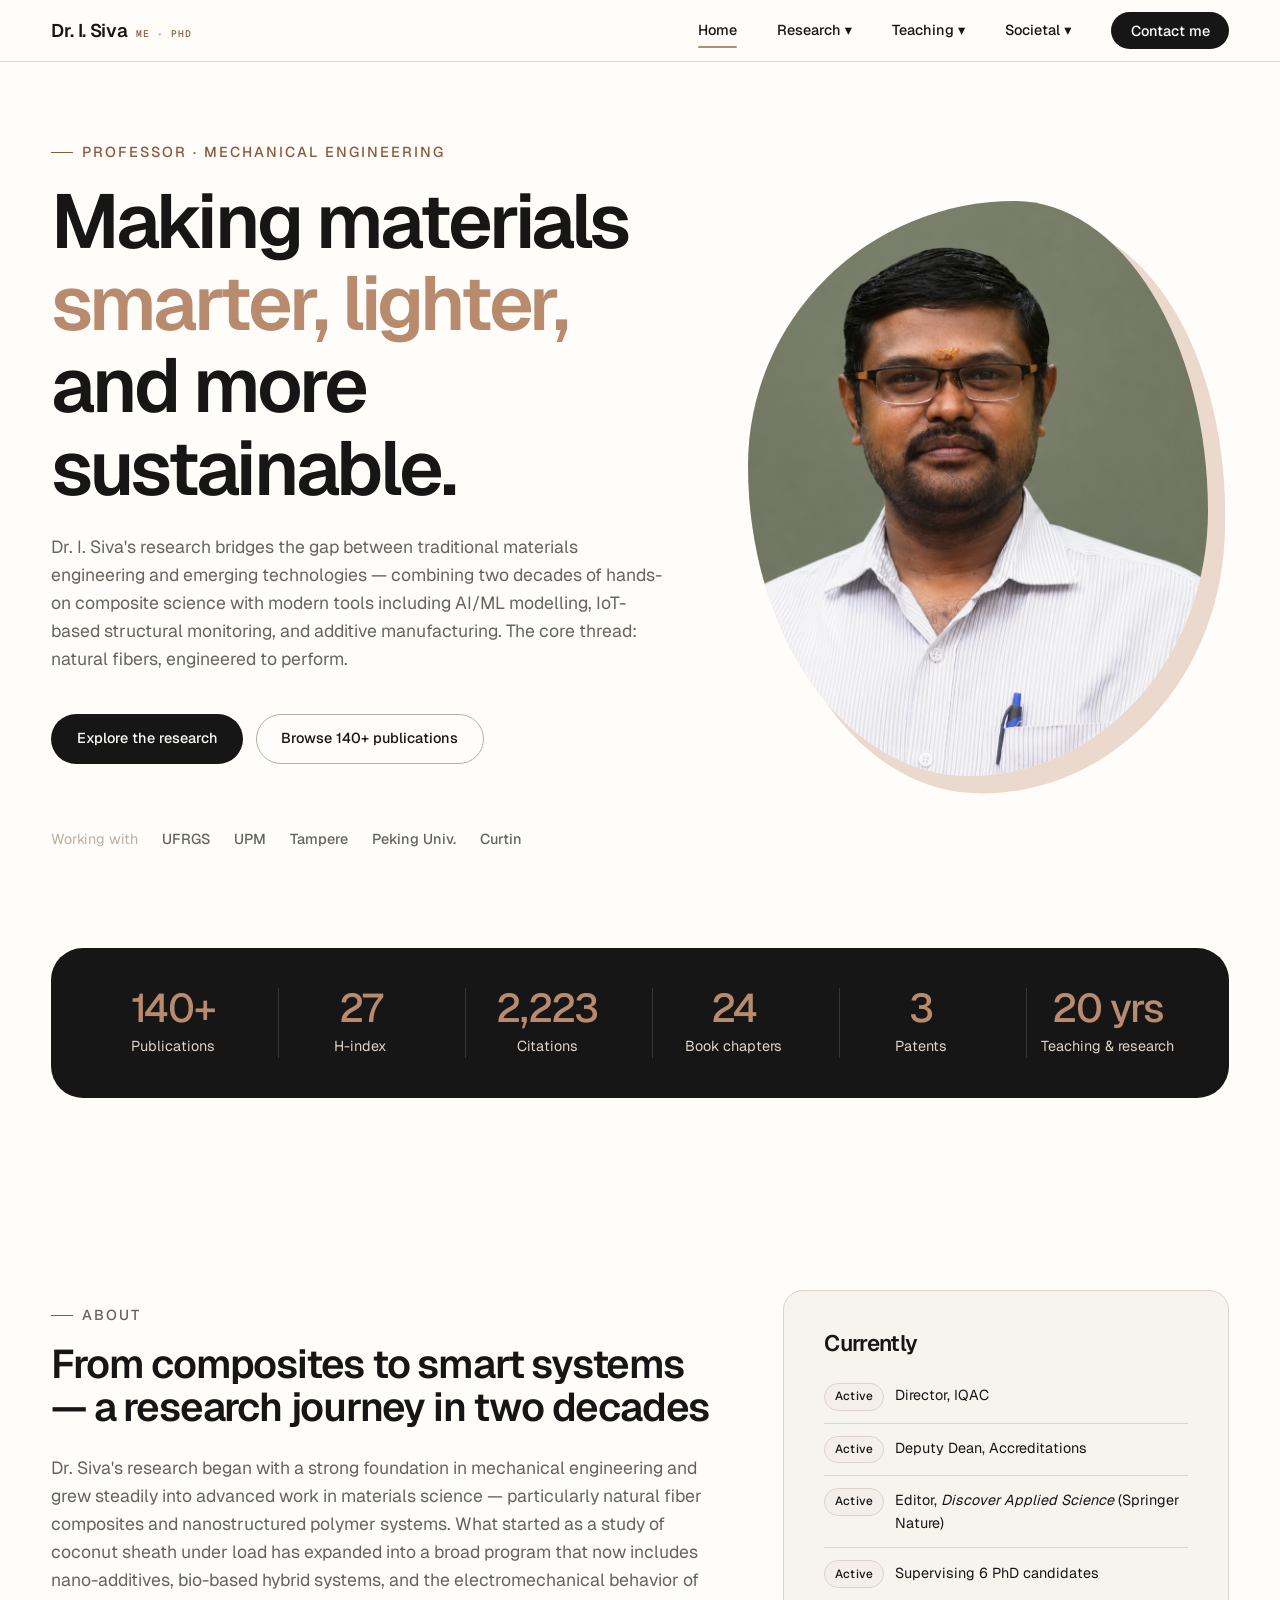
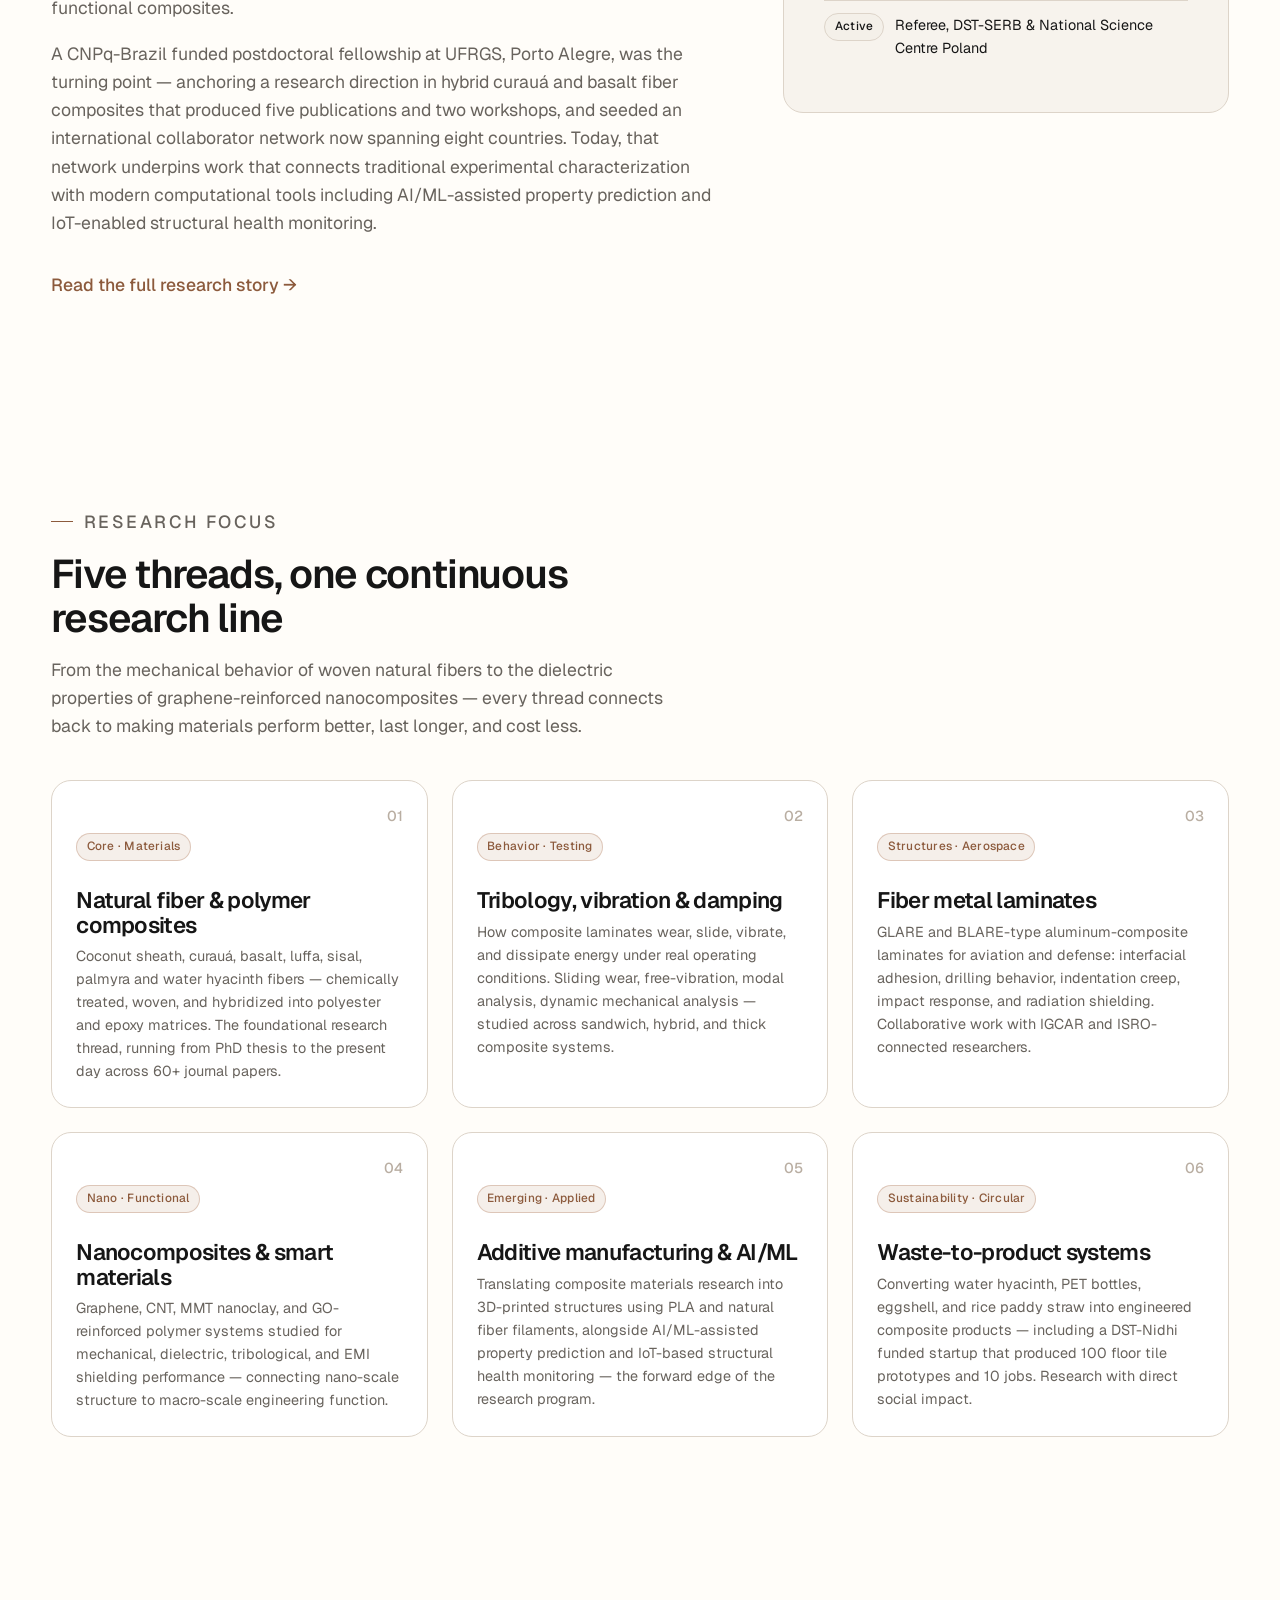
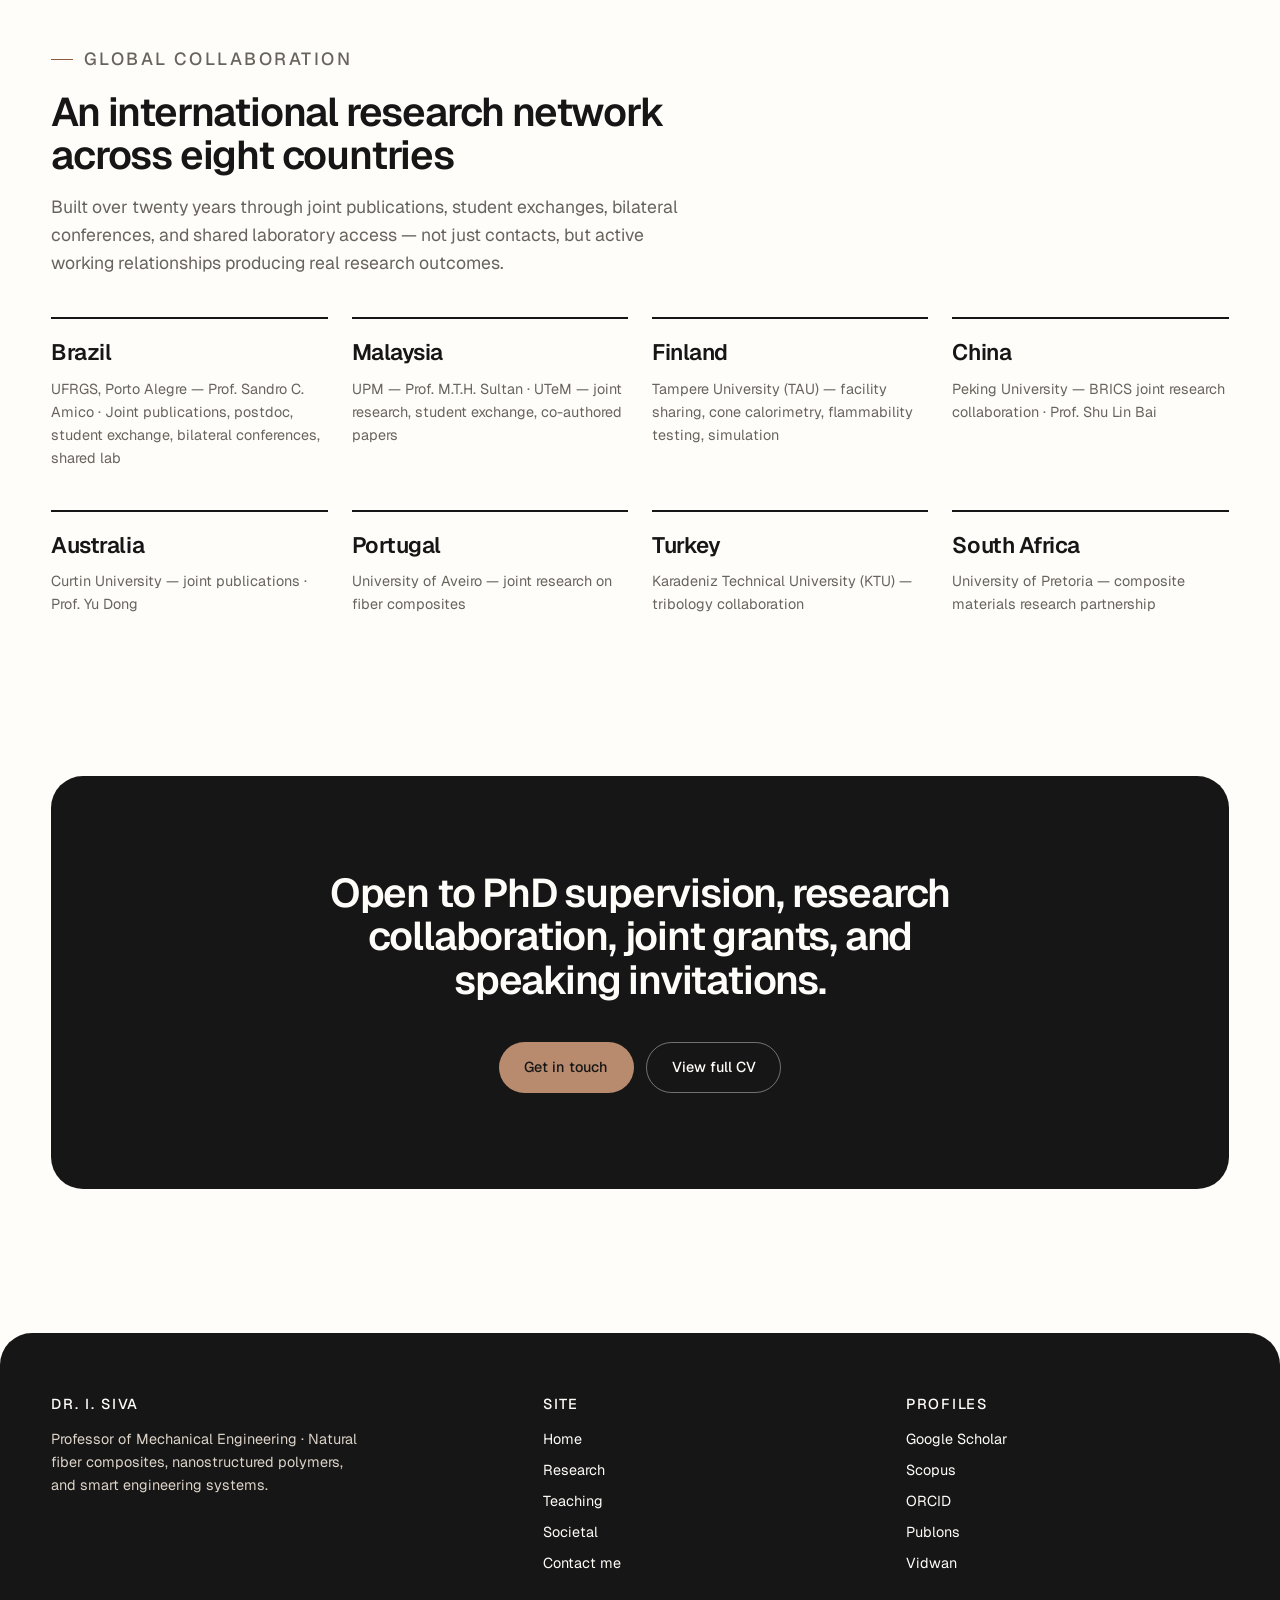
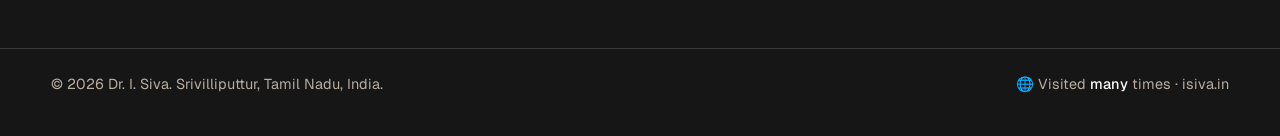
<file: index.html>
<!DOCTYPE html>
<html lang="en">
<head>
<meta charset="UTF-8">
<meta name="viewport" content="width=device-width, initial-scale=1.0">
<meta name="theme-color" content="#fffdf9">
<title>Dr. I. Siva — Professor, Composite Materials &amp; Smart Engineering Systems</title>
<meta name="description" content="Dr. I. Siva — Professor of Mechanical Engineering. Twenty years of research connecting natural fiber composites, nanostructured polymers, and smart engineering systems. 140+ publications, H-index 27.">
<link rel="preconnect" href="https://fonts.googleapis.com">
<link rel="preconnect" href="https://fonts.gstatic.com" crossorigin>
<link rel="stylesheet" href="css/base.css">
<link rel="stylesheet" href="css/home.css">
</head>
<body>

<header class="site-header">
  <div class="site-header__inner">
    <a href="index.html" class="brand">Dr. I. Siva <small>ME · PhD</small></a>
    <button class="nav-toggle" aria-expanded="false">Menu</button>
    <ul class="nav-links">
      <li><a href="index.html" aria-current="page">Home</a></li>
      <li class="nav-dropdown"><span class="nav-dropdown__label">Research ▾</span>
        <ul class="nav-dropdown__menu">
          <li><a href="research.html">Overview</a></li>
          <li><a href="cv.html">My Self</a></li>
          <li><a href="publications.html">Publications</a></li>
          <li><a href="highlights.html">Highlights</a></li>
          <li><a href="research-direction.html">Pathway</a></li>
        </ul>
      </li>
      <li class="nav-dropdown"><span class="nav-dropdown__label">Teaching ▾</span>
        <ul class="nav-dropdown__menu">
          <li><a href="classroom.html">Classroom</a></li>
          <li><a href="entrepreneurship.html">Entrepreneurship</a></li>
          <li><a href="events.html">Events</a></li>
        </ul>
      </li>
      <li class="nav-dropdown"><span class="nav-dropdown__label">Societal ▾</span>
        <ul class="nav-dropdown__menu">
          <li><a href="obe-portal.html">OBE Training</a></li>
          <li><a href="co-training.html">CO-Training</a></li>
          <li><a href="course-plan.html">Course Plan Generation</a></li>
        </ul>
      </li>
      <li><a href="contact.html">Contact me</a></li>
    </ul>
  </div>
</header>

<main>

  <!-- HERO -->
  <section class="hero">
    <div class="wrap hero__inner">
      <div class="hero__text reveal">
        <p class="eyebrow">Professor · Mechanical Engineering</p>
        <h1>Making materials <em>smarter, lighter,</em> and more sustainable.</h1>
        <p class="hero__lede">
          Dr. I. Siva's research bridges the gap between traditional materials engineering
          and emerging technologies — combining two decades of hands-on composite science
          with modern tools including AI/ML modelling, IoT-based structural monitoring,
          and additive manufacturing. The core thread: natural fibers, engineered to
          perform.
        </p>
        <div class="hero__actions">
          <a href="research.html" class="btn btn--primary">Explore the research</a>
          <a href="publications.html" class="btn btn--ghost">Browse 140+ publications</a>
        </div>
        <p class="hero__partners">
          <span>Working with</span>
          <span>UFRGS</span>
          <span>UPM</span>
          <span>Tampere</span>
          <span>Peking Univ.</span>
          <span>Curtin</span>
        </p>
      </div>
      <div class="hero__visual reveal">
        <div class="portrait-frame">
          <span class="portrait-frame__shape" aria-hidden="true"></span>
          <img src="assets/siva_profile.png" alt="Portrait of Dr. I. Siva" class="portrait-frame__img">
        </div>
      </div>
    </div>
  </section>

  <!-- METRICS -->
  <section class="metrics-section" aria-label="Research metrics">
    <div class="wrap">
      <div class="metrics-grid reveal">
        <div class="stat">
          <span class="num">140+</span>
          <span class="label">Publications</span>
        </div>
        <div class="stat">
          <span class="num">27</span>
          <span class="label">H-index</span>
        </div>
        <div class="stat">
          <span class="num">2,223</span>
          <span class="label">Citations</span>
        </div>
        <div class="stat">
          <span class="num">24</span>
          <span class="label">Book chapters</span>
        </div>
        <div class="stat">
          <span class="num">3</span>
          <span class="label">Patents</span>
        </div>
        <div class="stat">
          <span class="num">20 yrs</span>
          <span class="label">Teaching &amp; research</span>
        </div>
      </div>
    </div>
  </section>

  <!-- ABOUT STRIP -->
  <section class="section about-strip">
    <div class="wrap about-strip__inner">
      <div class="reveal">
        <p class="eyebrow">About</p>
        <h2>From composites to smart systems — a research journey in two decades</h2>
        <p>
          Dr. Siva's research began with a strong foundation in mechanical engineering and
          grew steadily into advanced work in materials science — particularly natural fiber
          composites and nanostructured polymer systems. What started as a study of coconut
          sheath under load has expanded into a broad program that now includes nano-additives,
          bio-based hybrid systems, and the electromechanical behavior of functional composites.
        </p>
        <p>
          A CNPq-Brazil funded postdoctoral fellowship at UFRGS, Porto Alegre, was the
          turning point — anchoring a research direction in hybrid curauá and basalt fiber
          composites that produced five publications and two workshops, and seeded an
          international collaborator network now spanning eight countries. Today, that network
          underpins work that connects traditional experimental characterization with modern
          computational tools including AI/ML-assisted property prediction and IoT-enabled
          structural health monitoring.
        </p>
        <a href="research.html" class="text-link">Read the full research story →</a>
      </div>
      <div class="reveal about-strip__list">
        <h3>Currently</h3>
        <ul class="role-list">
          <li><span class="tag">Active</span> <span>Director, IQAC</span></li>
          <li><span class="tag">Active</span> <span>Deputy Dean, Accreditations</span></li>
          <li><span class="tag">Active</span> <span>Editor, <em>Discover Applied Science</em> (Springer Nature)</span></li>
          <li><span class="tag">Active</span> <span>Supervising 6 PhD candidates</span></li>
          <li><span class="tag">Active</span> <span>Referee, DST-SERB &amp; National Science Centre Poland</span></li>
        </ul>
      </div>
    </div>
  </section>

  <!-- RESEARCH PILLARS -->
  <section class="section pillars-section">
    <div class="wrap">
      <div class="section-head reveal">
        <p class="eyebrow">Research focus</p>
        <h2>Five threads, one continuous research line</h2>
        <p>
          From the mechanical behavior of woven natural fibers to the dielectric properties
          of graphene-reinforced nanocomposites — every thread connects back to making
          materials perform better, last longer, and cost less.
        </p>
      </div>
      <div class="pillar-grid">
        <div class="card reveal">
          <span class="card__index" aria-hidden="true">01</span>
          <p class="tag tag--resin">Core · Materials</p>
          <h3>Natural fiber &amp; polymer composites</h3>
          <p>Coconut sheath, curauá, basalt, luffa, sisal, palmyra and water hyacinth fibers — chemically treated, woven, and hybridized into polyester and epoxy matrices. The foundational research thread, running from PhD thesis to the present day across 60+ journal papers.</p>
        </div>
        <div class="card reveal">
          <span class="card__index" aria-hidden="true">02</span>
          <p class="tag tag--resin">Behavior · Testing</p>
          <h3>Tribology, vibration &amp; damping</h3>
          <p>How composite laminates wear, slide, vibrate, and dissipate energy under real operating conditions. Sliding wear, free-vibration, modal analysis, dynamic mechanical analysis — studied across sandwich, hybrid, and thick composite systems.</p>
        </div>
        <div class="card reveal">
          <span class="card__index" aria-hidden="true">03</span>
          <p class="tag tag--resin">Structures · Aerospace</p>
          <h3>Fiber metal laminates</h3>
          <p>GLARE and BLARE-type aluminum-composite laminates for aviation and defense: interfacial adhesion, drilling behavior, indentation creep, impact response, and radiation shielding. Collaborative work with IGCAR and ISRO-connected researchers.</p>
        </div>
        <div class="card reveal">
          <span class="card__index" aria-hidden="true">04</span>
          <p class="tag tag--resin">Nano · Functional</p>
          <h3>Nanocomposites &amp; smart materials</h3>
          <p>Graphene, CNT, MMT nanoclay, and GO-reinforced polymer systems studied for mechanical, dielectric, tribological, and EMI shielding performance — connecting nano-scale structure to macro-scale engineering function.</p>
        </div>
        <div class="card reveal">
          <span class="card__index" aria-hidden="true">05</span>
          <p class="tag tag--resin">Emerging · Applied</p>
          <h3>Additive manufacturing &amp; AI/ML</h3>
          <p>Translating composite materials research into 3D-printed structures using PLA and natural fiber filaments, alongside AI/ML-assisted property prediction and IoT-based structural health monitoring — the forward edge of the research program.</p>
        </div>
        <div class="card reveal">
          <span class="card__index" aria-hidden="true">06</span>
          <p class="tag tag--resin">Sustainability · Circular</p>
          <h3>Waste-to-product systems</h3>
          <p>Converting water hyacinth, PET bottles, eggshell, and rice paddy straw into engineered composite products — including a DST-Nidhi funded startup that produced 100 floor tile prototypes and 10 jobs. Research with direct social impact.</p>
        </div>
      </div>
    </div>
  </section>

  <!-- INTERNATIONAL NETWORK -->
  <section class="section network-section">
    <div class="wrap">
      <div class="section-head reveal">
        <p class="eyebrow">Global collaboration</p>
        <h2>An international research network across eight countries</h2>
        <p>
          Built over twenty years through joint publications, student exchanges, bilateral
          conferences, and shared laboratory access — not just contacts, but active working
          relationships producing real research outcomes.
        </p>
      </div>
      <div class="network-grid reveal">
        <div class="network-item">
          <span class="network-item__country">Brazil</span>
          <span class="network-item__detail">UFRGS, Porto Alegre — Prof. Sandro C. Amico · Joint publications, postdoc, student exchange, bilateral conferences, shared lab</span>
        </div>
        <div class="network-item">
          <span class="network-item__country">Malaysia</span>
          <span class="network-item__detail">UPM — Prof. M.T.H. Sultan · UTeM — joint research, student exchange, co-authored papers</span>
        </div>
        <div class="network-item">
          <span class="network-item__country">Finland</span>
          <span class="network-item__detail">Tampere University (TAU) — facility sharing, cone calorimetry, flammability testing, simulation</span>
        </div>
        <div class="network-item">
          <span class="network-item__country">China</span>
          <span class="network-item__detail">Peking University — BRICS joint research collaboration · Prof. Shu Lin Bai</span>
        </div>
        <div class="network-item">
          <span class="network-item__country">Australia</span>
          <span class="network-item__detail">Curtin University — joint publications · Prof. Yu Dong</span>
        </div>
        <div class="network-item">
          <span class="network-item__country">Portugal</span>
          <span class="network-item__detail">University of Aveiro — joint research on fiber composites</span>
        </div>
        <div class="network-item">
          <span class="network-item__country">Turkey</span>
          <span class="network-item__detail">Karadeniz Technical University (KTU) — tribology collaboration</span>
        </div>
        <div class="network-item">
          <span class="network-item__country">South Africa</span>
          <span class="network-item__detail">University of Pretoria — composite materials research partnership</span>
        </div>
      </div>
    </div>
  </section>

  <!-- CTA -->
  <section class="cta-section">
    <div class="wrap">
      <div class="cta-section__inner reveal">
        <h2>Open to PhD supervision, research collaboration, joint grants, and speaking invitations.</h2>
        <div class="cta-section__actions">
          <a href="contact.html" class="btn btn--accent">Get in touch</a>
          <a href="cv.html" class="btn btn--light">View full CV</a>
        </div>
      </div>
    </div>
  </section>

</main>

<footer class="site-footer">
  <div class="wrap footer-grid">
    <div>
      <h4>Dr. I. Siva</h4>
      <p style="max-width:32ch;color:var(--thread);font-size:var(--step--1)">Professor of Mechanical Engineering · Natural fiber composites, nanostructured polymers, and smart engineering systems.</p>
    </div>
    <div>
      <h4>Site</h4>
      <ul>
        <li><a href="index.html">Home</a></li>
        <li><a href="research.html">Research</a></li>
        <li><a href="classroom.html">Teaching</a></li>
        <li><a href="obe-portal.html">Societal</a></li>
        <li><a href="contact.html">Contact me</a></li>
      </ul>
    </div>
    <div>
      <h4>Profiles</h4>
      <ul>
        <li><a href="https://scholar.google.co.in/citations?hl=en&user=6A0iRpQAAAAJ" target="_blank" rel="noopener">Google Scholar</a></li>
        <li><a href="https://www.scopus.com/authid/detail.uri?authorId=55091139100" target="_blank" rel="noopener">Scopus</a></li>
        <li><a href="http://orcid.org/0000-0001-7505-1273" target="_blank" rel="noopener">ORCID</a></li>
        <li><a href="https://publons.com/a/1238856/" target="_blank" rel="noopener">Publons</a></li>
        <li><a href="https://vidwan.inflibnet.ac.in/profile/167187" target="_blank" rel="noopener">Vidwan</a></li>
      </ul>
    </div>
  </div>
  <div class="wrap footer-bottom">
    <span>© <span id="year"></span> Dr. I. Siva. Srivilliputtur, Tamil Nadu, India.</span>
    <span class="visit-counter">🌐 Visited <strong id="site-visit-count">...</strong> times · isiva.in</span>
  </div>
</footer>

<script src="js/main.js"></script>
<script>document.getElementById('year').textContent = new Date().getFullYear();</script>
<script>
/* Visitor counter (moved from the top of the page into the footer) */
fetch('https://countapi.mileshilliard.com/api/v1/hit/isiva-dot-in-site-hits-2024')
  .then(function(r){ return r.json(); })
  .then(function(d){
    var el = document.getElementById('site-visit-count');
    if(el) el.textContent = Number(d.value).toLocaleString('en-IN');
  })
  .catch(function(){
    var el = document.getElementById('site-visit-count');
    if(el) el.textContent = 'many';
  });
</script>
</body>
</html>
</file>
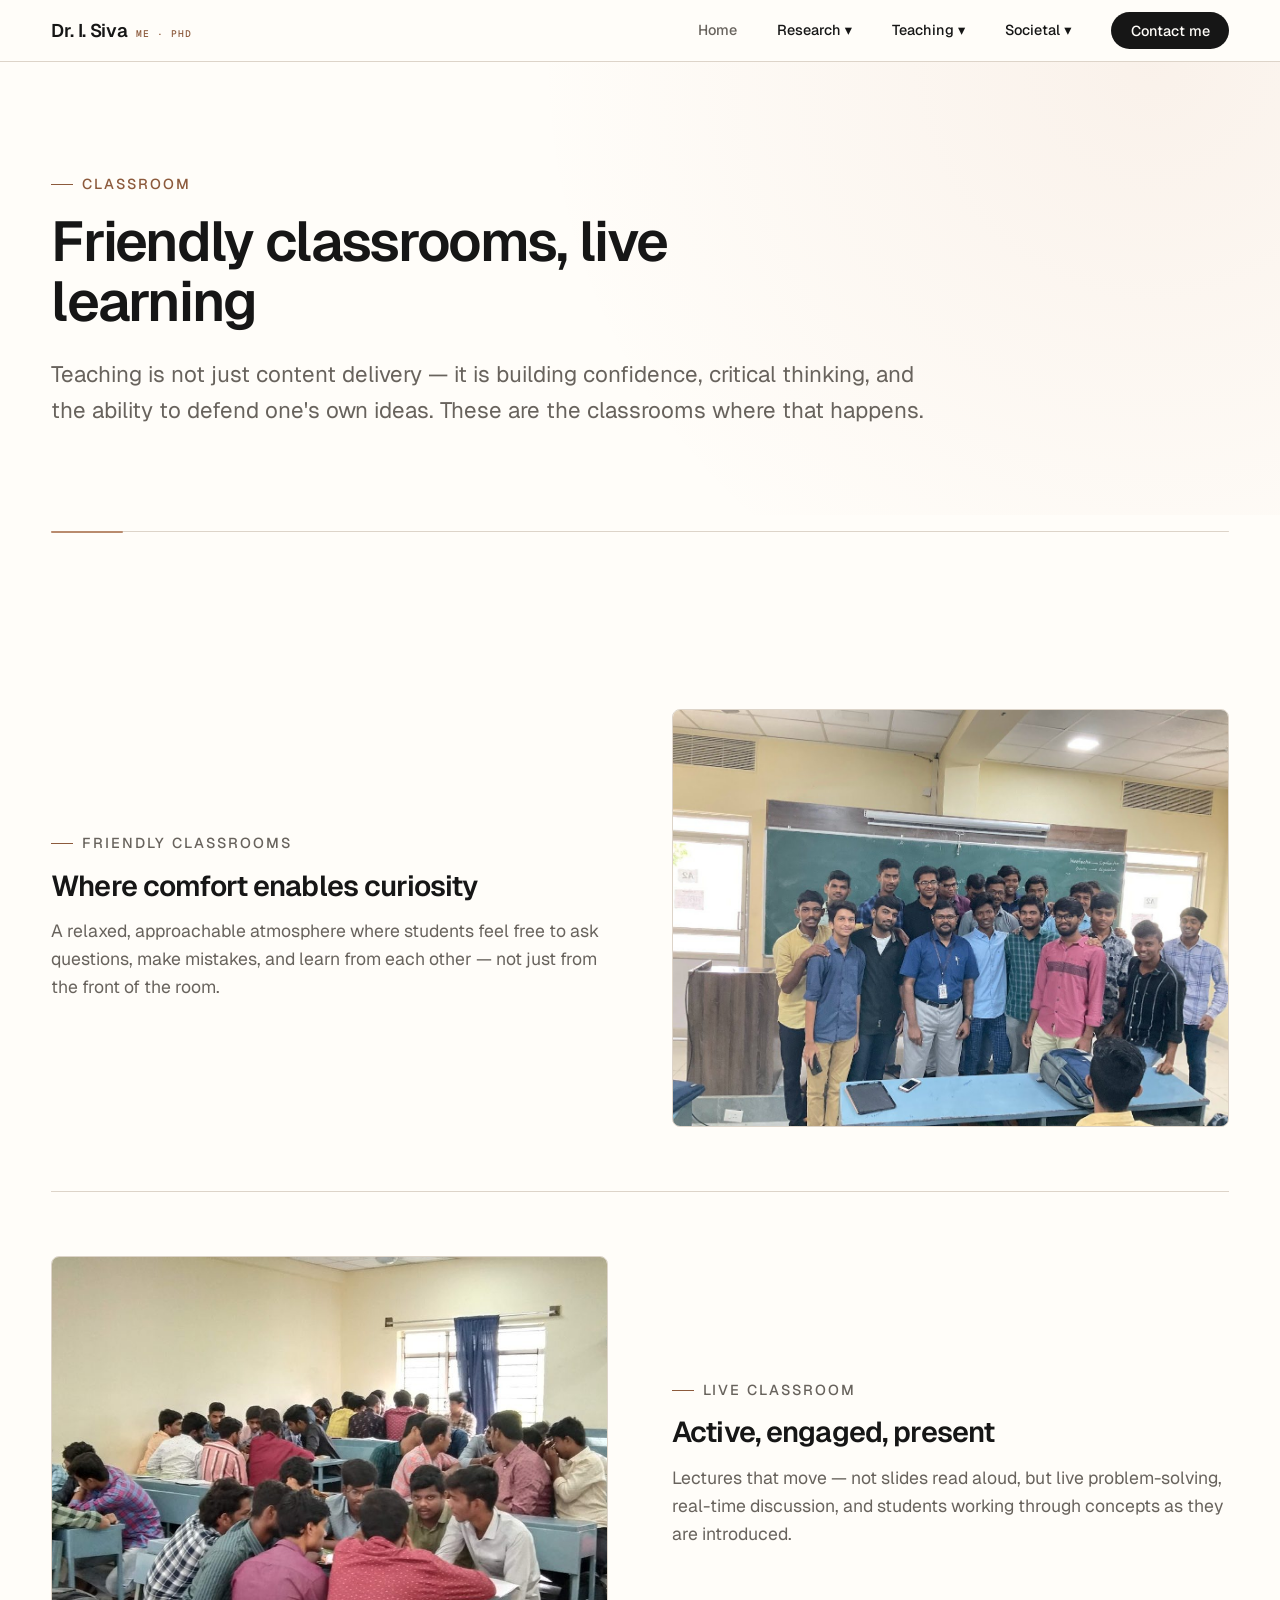
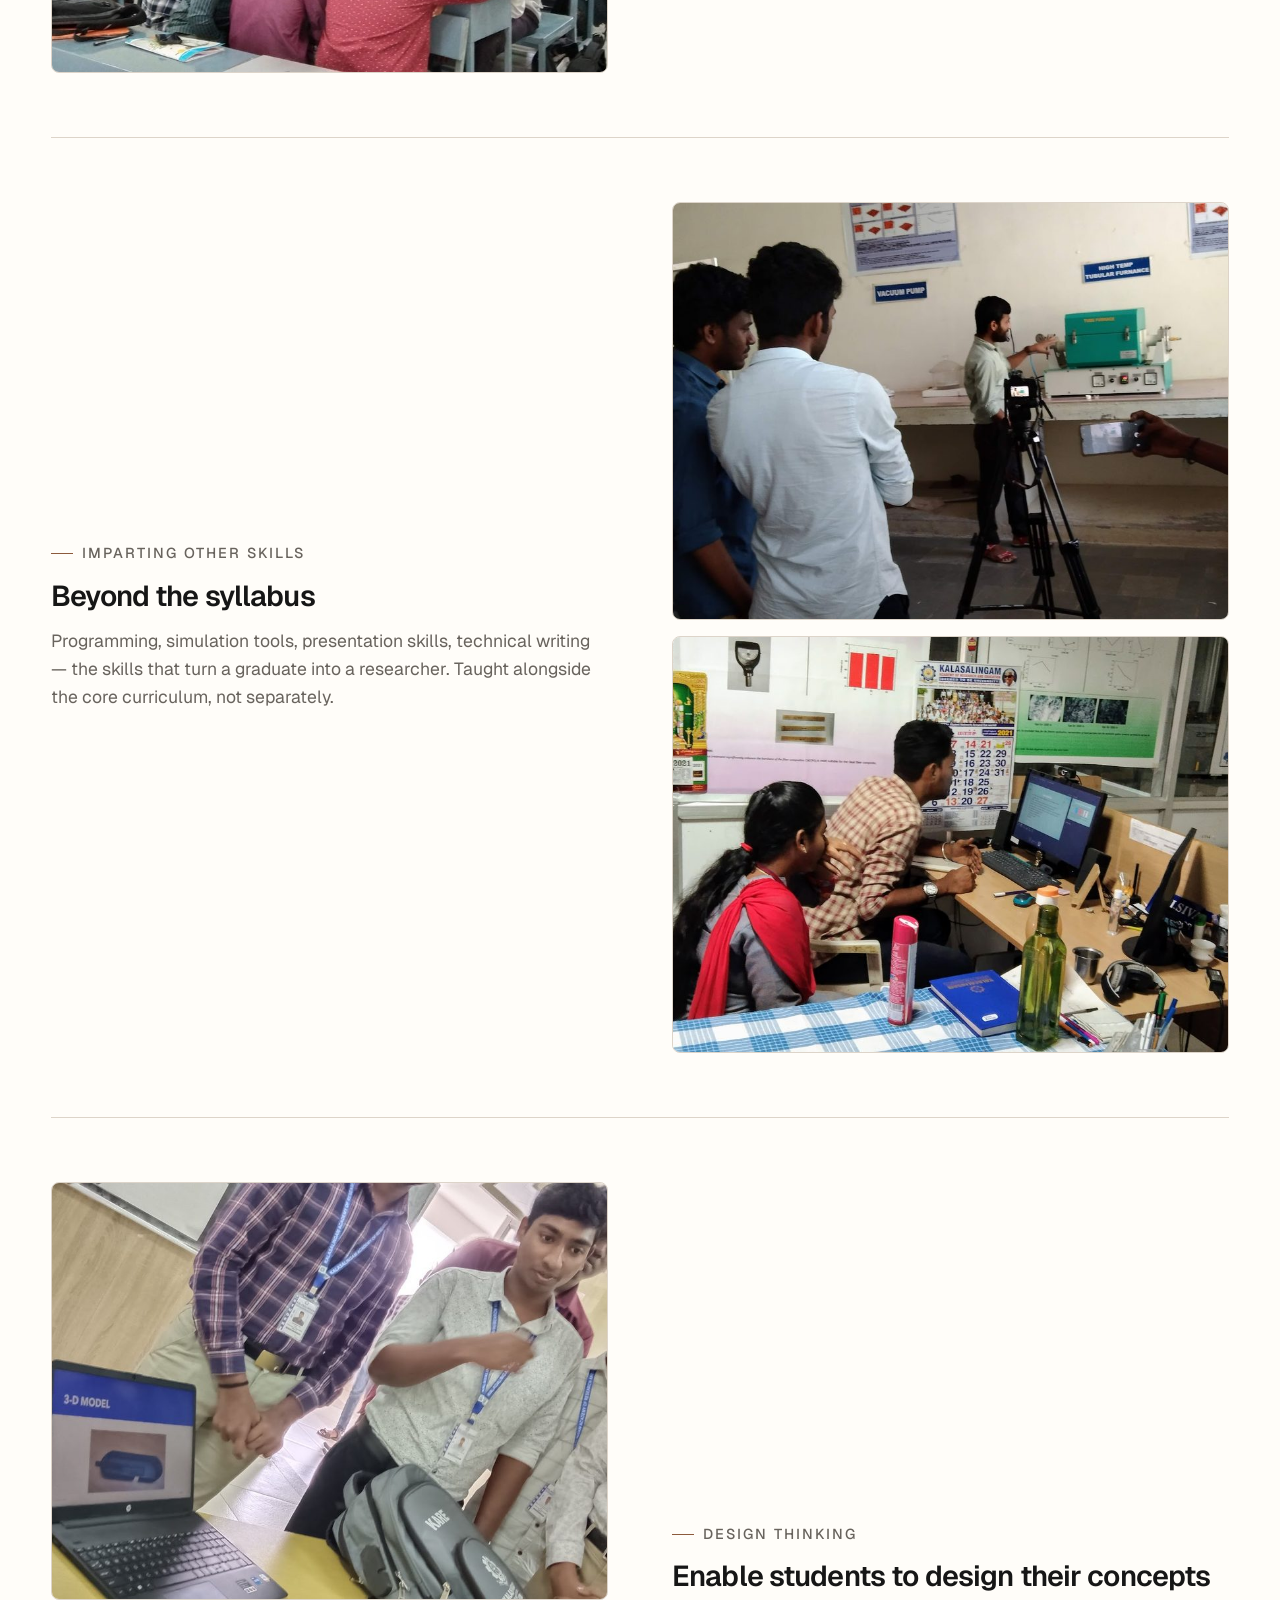
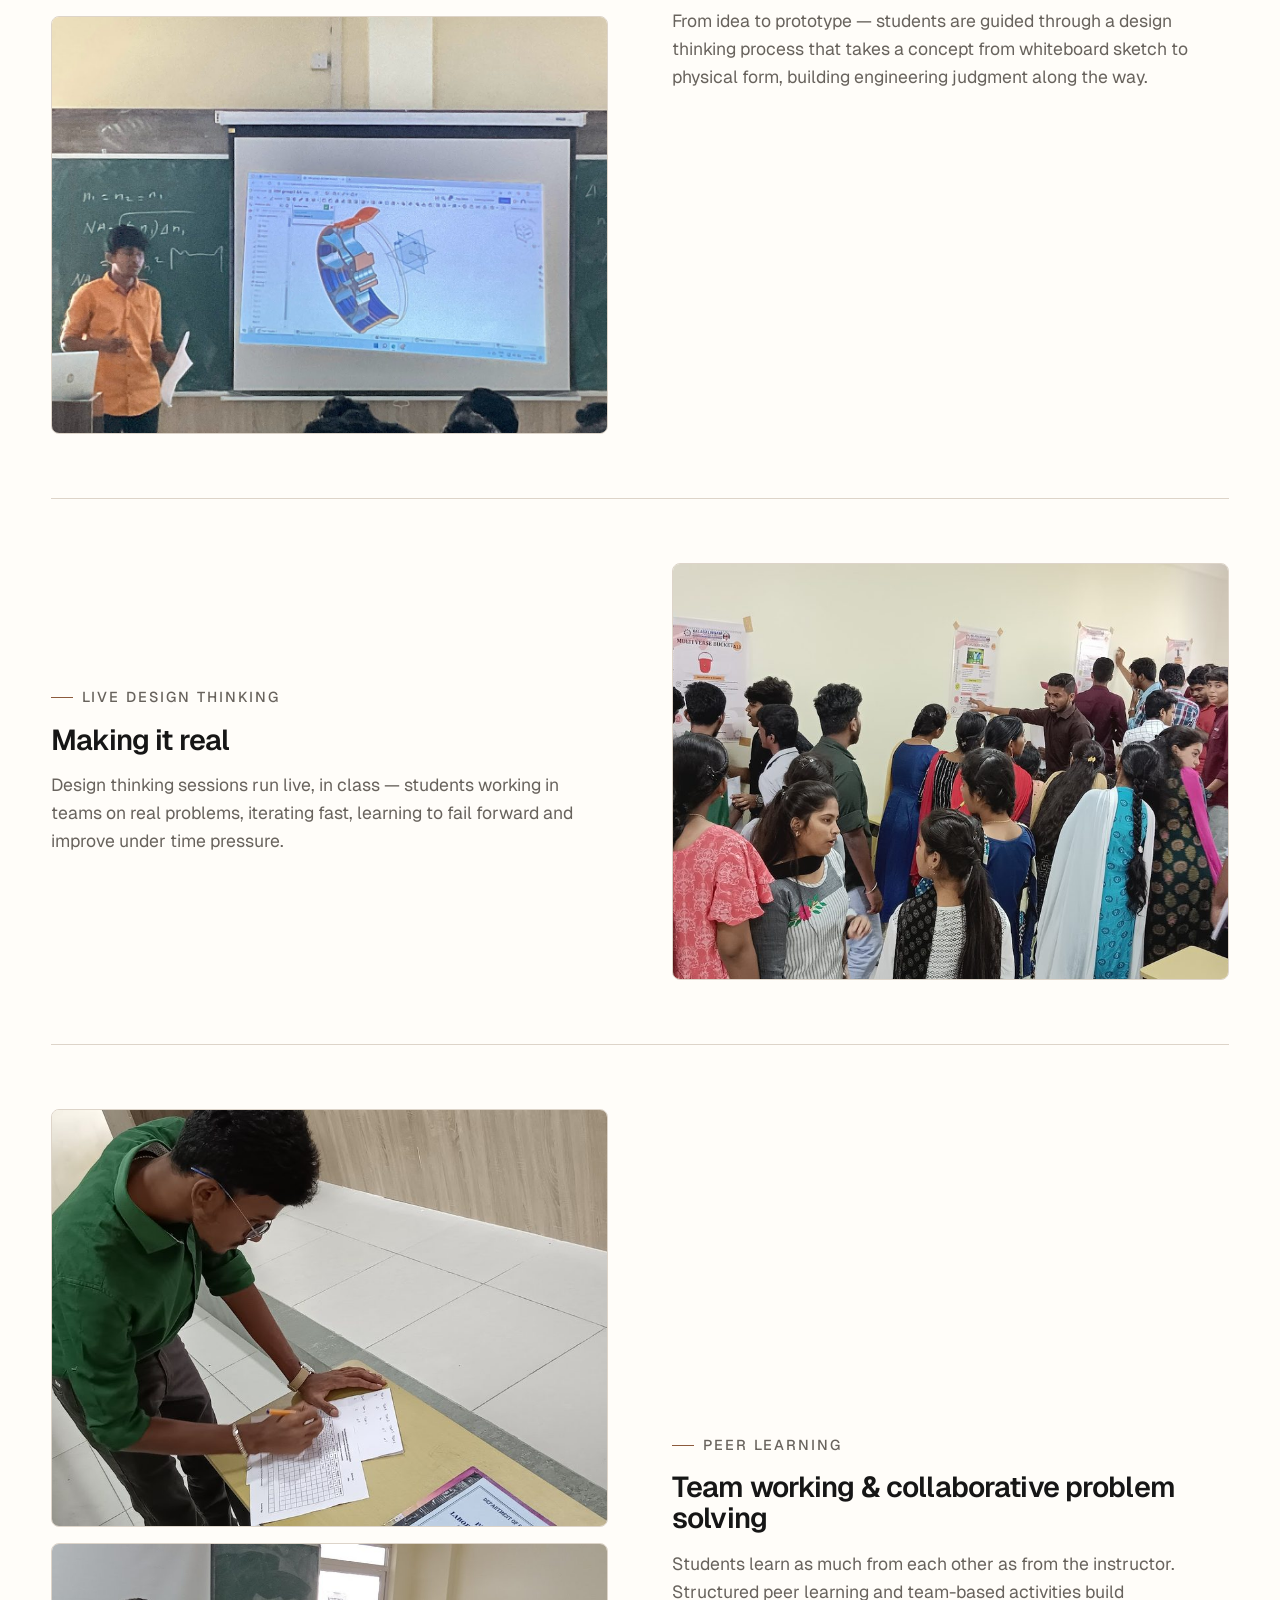
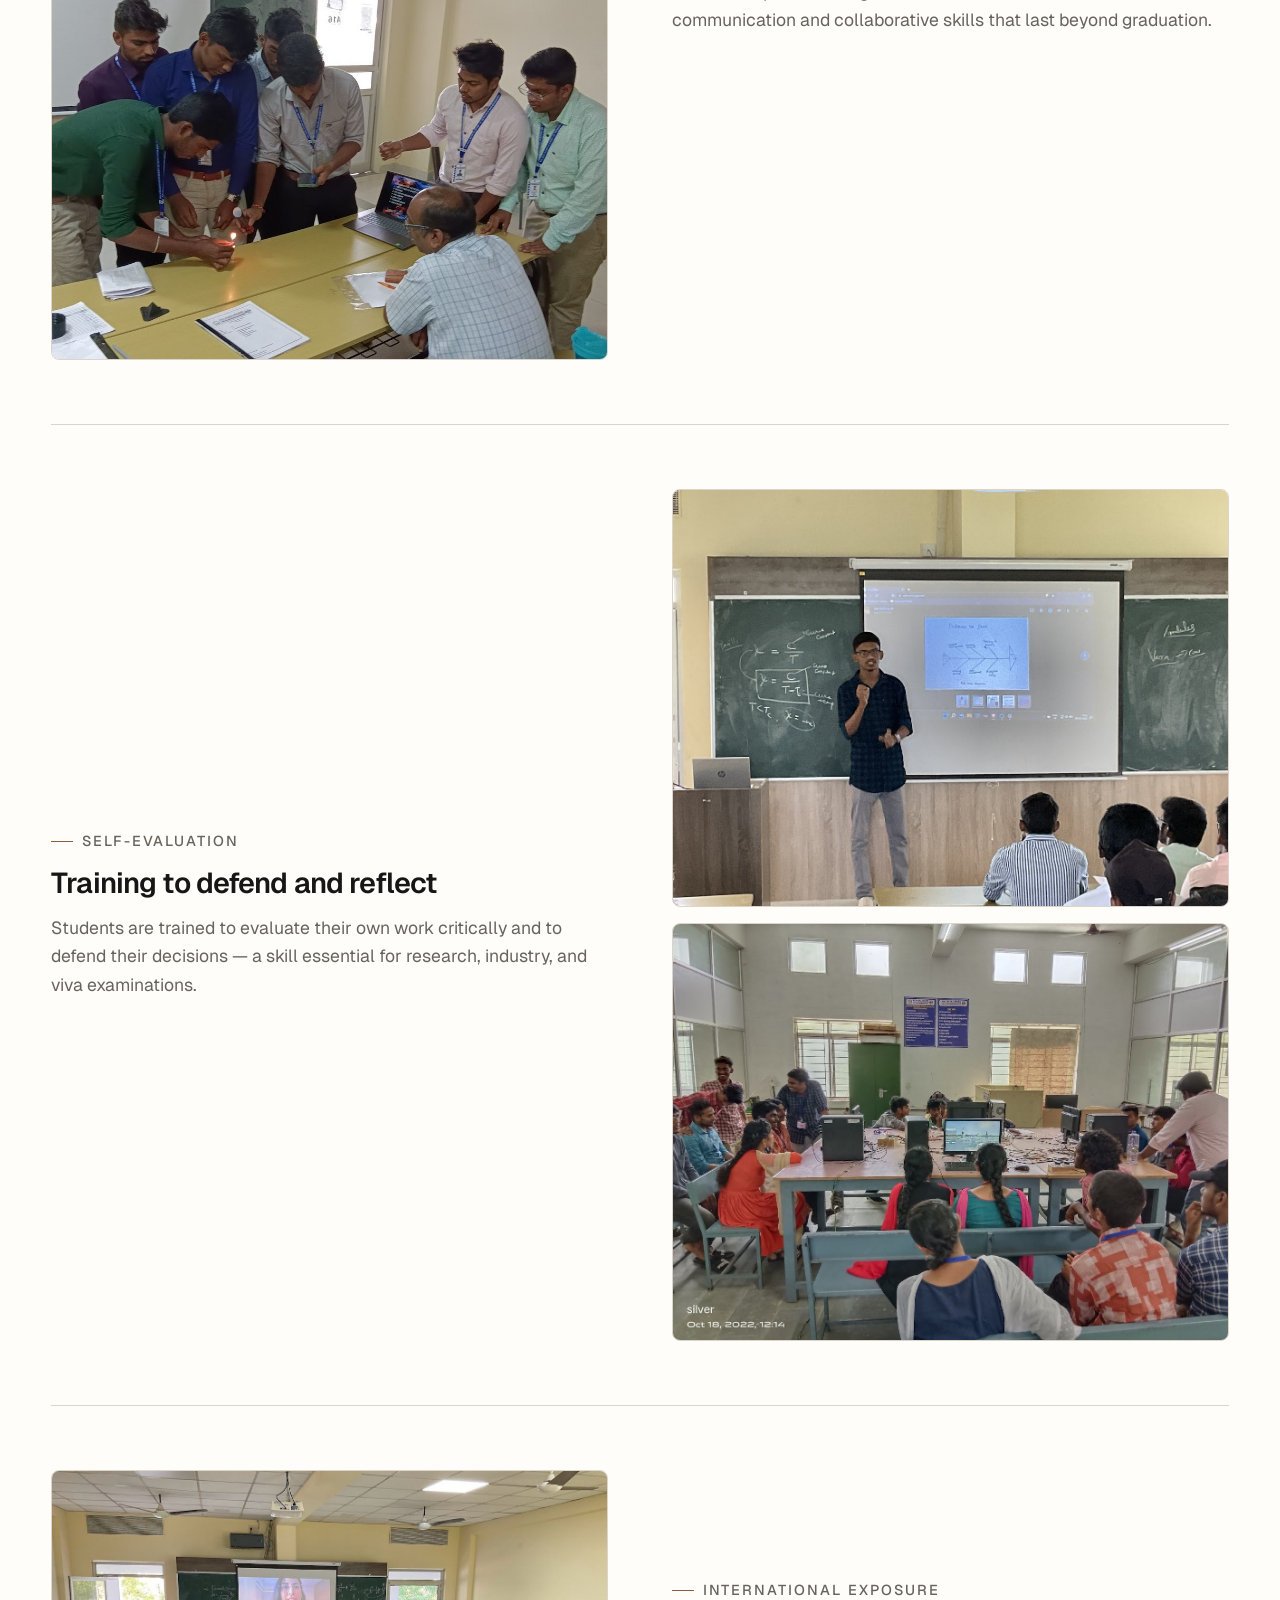
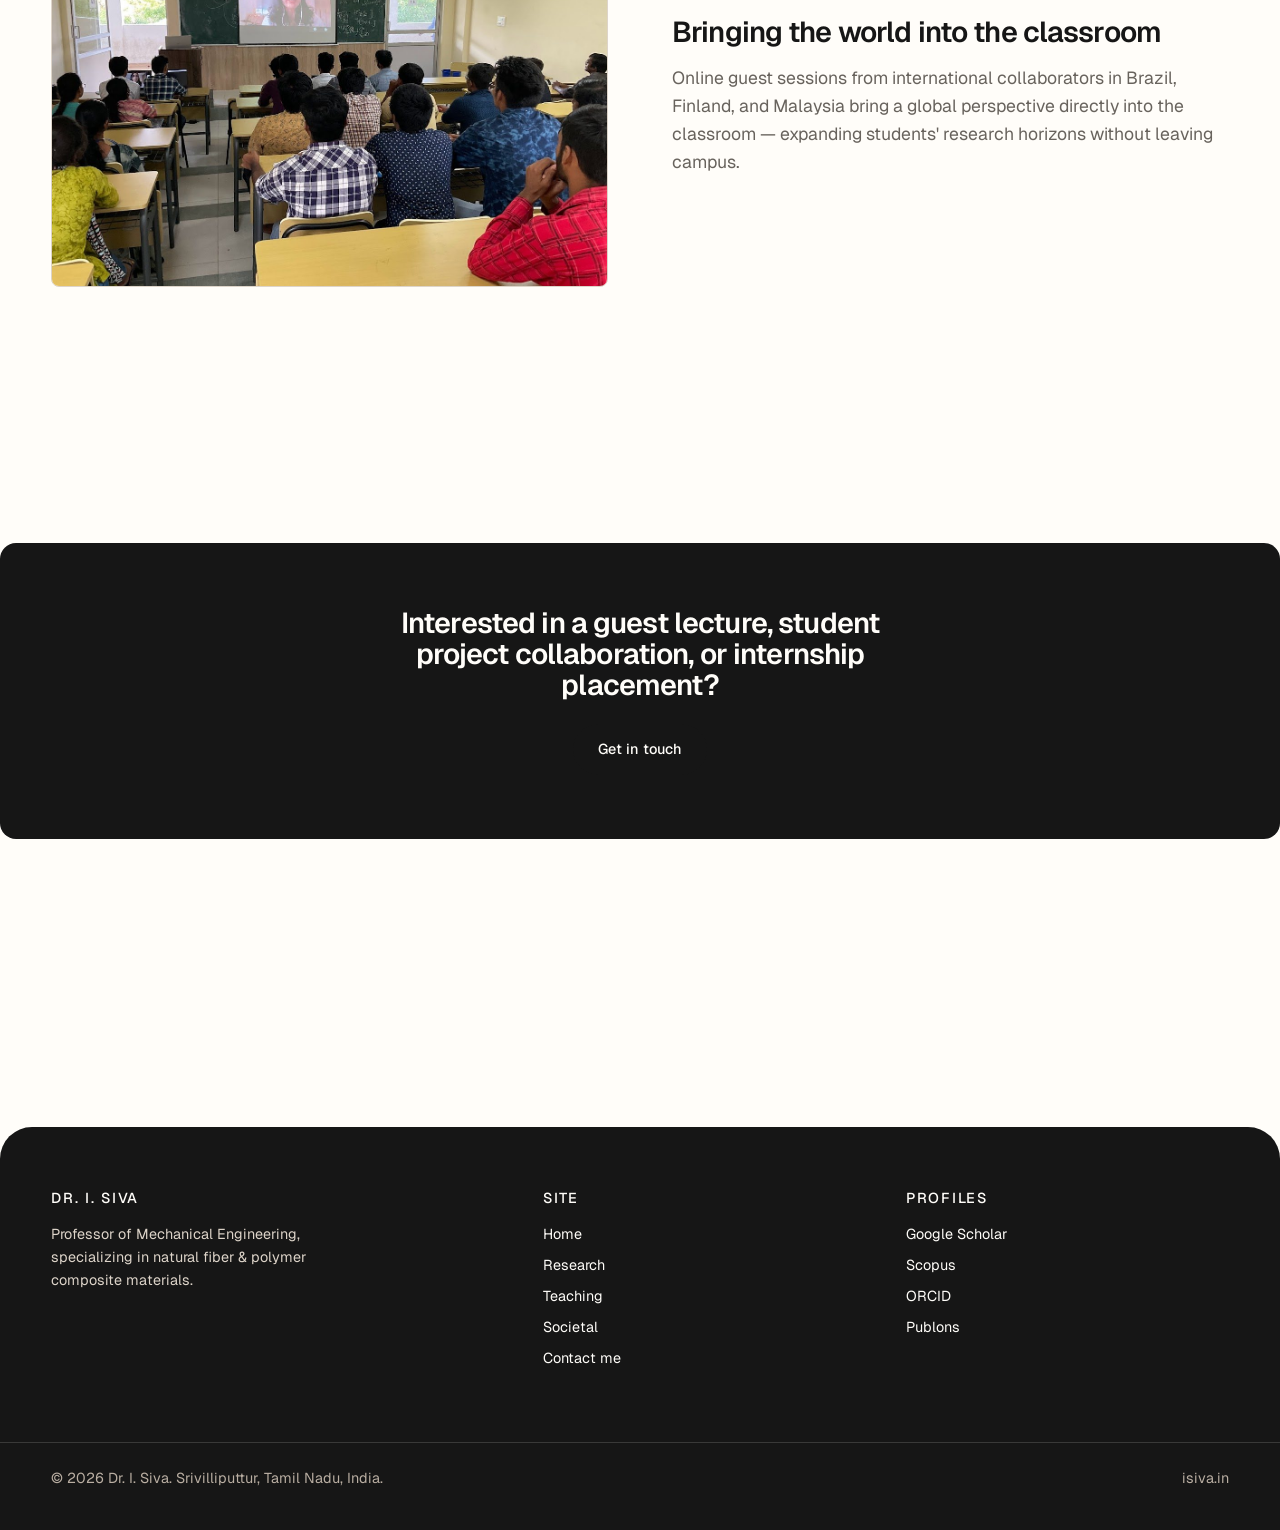
<file: classroom.html>
<!DOCTYPE html>
<html lang="en">
<head>
<meta charset="UTF-8">
<meta name="viewport" content="width=device-width, initial-scale=1.0">
<title>Classroom — Dr. I. Siva</title>
<meta name="description" content="Dr. I. Siva's classroom philosophy — friendly, live, hands-on learning through design thinking, peer learning, self-evaluation, and international exposure.">
<link rel="stylesheet" href="css/base.css">
<link rel="stylesheet" href="css/inner.css">
<link rel="stylesheet" href="css/subpages.css">
</head>
<body>
<header class="site-header">
  <div class="site-header__inner">
    <a href="index.html" class="brand">Dr. I. Siva <small>ME · PhD</small></a>
    <button class="nav-toggle" aria-expanded="false">Menu</button>
    <ul class="nav-links">
      <li><a href="index.html">Home</a></li>
      <li class="nav-dropdown"><span class="nav-dropdown__label">Research ▾</span>
        <ul class="nav-dropdown__menu">
          <li><a href="research.html">Overview</a></li>
          <li><a href="cv.html">My Self</a></li>
          <li><a href="publications.html">Publications</a></li>
          <li><a href="highlights.html">Highlights</a></li>
          <li><a href="research-direction.html">Pathway</a></li>
        </ul>
      </li>
      <li class="nav-dropdown"><span class="nav-dropdown__label">Teaching ▾</span>
        <ul class="nav-dropdown__menu">
          <li><a href="classroom.html" aria-current="page">Classroom</a></li>
          <li><a href="entrepreneurship.html">Entrepreneurship</a></li>
          <li><a href="events.html">Events</a></li>
        </ul>
      </li>
      <li class="nav-dropdown"><span class="nav-dropdown__label">Societal ▾</span>
        <ul class="nav-dropdown__menu">
          <li><a href="obe-portal.html">OBE Training</a></li>
          <li><a href="co-training.html">CO-Training</a></li>
          <li><a href="course-plan.html">Course Plan Generation</a></li>
        </ul>
      </li>
      <li><a href="contact.html">Contact me</a></li>
    </ul>
  </div>
</header>

<main>
  <section class="page-hero">
    <div class="wrap">
      <p class="eyebrow reveal">Classroom</p>
      <h1 class="reveal">Friendly classrooms, live learning</h1>
      <p class="page-hero__lede reveal">Teaching is not just content delivery — it is building confidence, critical thinking, and the ability to defend one's own ideas. These are the classrooms where that happens.</p>
    </div>
  </section>

  <div class="ply-divider" aria-hidden="true"><span></span><span></span><span></span><span></span></div>

  <!-- GALLERY SECTIONS -->
  <section class="section">
    <div class="wrap">

      <div class="classroom-block reveal">
        <div class="classroom-block__text">
          <p class="eyebrow">Friendly Classrooms</p>
          <h2>Where comfort enables curiosity</h2>
          <p>A relaxed, approachable atmosphere where students feel free to ask questions, make mistakes, and learn from each other — not just from the front of the room.</p>
        </div>
        <div class="classroom-block__imgs">
          <img src="assets/image183.jpg" alt="Friendly classroom group photo" loading="lazy">
        </div>
      </div>

      <div class="classroom-block classroom-block--flip reveal">
        <div class="classroom-block__text">
          <p class="eyebrow">Live Classroom</p>
          <h2>Active, engaged, present</h2>
          <p>Lectures that move — not slides read aloud, but live problem-solving, real-time discussion, and students working through concepts as they are introduced.</p>
        </div>
        <div class="classroom-block__imgs">
          <img src="assets/image184.jpg" alt="Live classroom in session" loading="lazy">
        </div>
      </div>

      <div class="classroom-block reveal">
        <div class="classroom-block__text">
          <p class="eyebrow">Imparting Other Skills</p>
          <h2>Beyond the syllabus</h2>
          <p>Programming, simulation tools, presentation skills, technical writing — the skills that turn a graduate into a researcher. Taught alongside the core curriculum, not separately.</p>
        </div>
        <div class="classroom-block__imgs">
          <img src="assets/image185.jpg" alt="Teaching additional skills" loading="lazy">
          <img src="assets/image186.jpg" alt="Students learning tools" loading="lazy">
        </div>
      </div>

      <div class="classroom-block classroom-block--flip reveal">
        <div class="classroom-block__text">
          <p class="eyebrow">Design Thinking</p>
          <h2>Enable students to design their concepts</h2>
          <p>From idea to prototype — students are guided through a design thinking process that takes a concept from whiteboard sketch to physical form, building engineering judgment along the way.</p>
        </div>
        <div class="classroom-block__imgs">
          <img src="assets/image188.jpg" alt="Design concepts session" loading="lazy">
          <img src="assets/image189.jpg" alt="Students designing" loading="lazy">
        </div>
      </div>

      <div class="classroom-block reveal">
        <div class="classroom-block__text">
          <p class="eyebrow">Live Design Thinking</p>
          <h2>Making it real</h2>
          <p>Design thinking sessions run live, in class — students working in teams on real problems, iterating fast, learning to fail forward and improve under time pressure.</p>
        </div>
        <div class="classroom-block__imgs">
          <img src="assets/image192.jpg" alt="Live design thinking exercise" loading="lazy">
        </div>
      </div>

      <div class="classroom-block classroom-block--flip reveal">
        <div class="classroom-block__text">
          <p class="eyebrow">Peer Learning</p>
          <h2>Team working &amp; collaborative problem solving</h2>
          <p>Students learn as much from each other as from the instructor. Structured peer learning and team-based activities build communication and collaborative skills that last beyond graduation.</p>
        </div>
        <div class="classroom-block__imgs">
          <img src="assets/image193.jpg" alt="Peer learning session" loading="lazy">
          <img src="assets/image194.jpg" alt="Team working activity" loading="lazy">
        </div>
      </div>

      <div class="classroom-block reveal">
        <div class="classroom-block__text">
          <p class="eyebrow">Self-Evaluation</p>
          <h2>Training to defend and reflect</h2>
          <p>Students are trained to evaluate their own work critically and to defend their decisions — a skill essential for research, industry, and viva examinations.</p>
        </div>
        <div class="classroom-block__imgs">
          <img src="assets/image195.jpg" alt="Self-evaluation training" loading="lazy">
          <img src="assets/image196.jpg" alt="Defending concepts" loading="lazy">
        </div>
      </div>

      <div class="classroom-block classroom-block--flip reveal">
        <div class="classroom-block__text">
          <p class="eyebrow">International Exposure</p>
          <h2>Bringing the world into the classroom</h2>
          <p>Online guest sessions from international collaborators in Brazil, Finland, and Malaysia bring a global perspective directly into the classroom — expanding students' research horizons without leaving campus.</p>
        </div>
        <div class="classroom-block__imgs">
          <img src="assets/image198.jpg" alt="Bringing international exposure via online sessions" loading="lazy">
        </div>
      </div>

    </div>
  </section>

  <section class="section cta-section">
    <div class="wrap cta-section__inner reveal">
      <h2>Interested in a guest lecture, student project collaboration, or internship placement?</h2>
      <a href="contact.html" class="btn btn--primary">Get in touch</a>
    </div>
  </section>

</main>

<footer class="site-footer">
  <div class="wrap footer-grid">
    <div>
      <h4>Dr. I. Siva</h4>
      <p style="max-width:32ch;color:var(--thread);font-size:var(--step--1)">Professor of Mechanical Engineering, specializing in natural fiber &amp; polymer composite materials.</p>
    </div>
    <div>
      <h4>Site</h4>
      <ul>
        <li><a href="index.html">Home</a></li>
        <li><a href="research.html">Research</a></li>
        <li><a href="classroom.html">Teaching</a></li>
        <li><a href="obe-portal.html">Societal</a></li>
        <li><a href="contact.html">Contact me</a></li>
      </ul>
    </div>
    <div>
      <h4>Profiles</h4>
      <ul>
        <li><a href="https://scholar.google.co.in/citations?hl=en&user=6A0iRpQAAAAJ" target="_blank" rel="noopener">Google Scholar</a></li>
        <li><a href="https://www.scopus.com/authid/detail.uri?authorId=55091139100" target="_blank" rel="noopener">Scopus</a></li>
        <li><a href="http://orcid.org/0000-0001-7505-1273" target="_blank" rel="noopener">ORCID</a></li>
        <li><a href="https://publons.com/a/1238856/" target="_blank" rel="noopener">Publons</a></li>
      </ul>
    </div>
  </div>
  <div class="wrap footer-bottom">
    <span>© <span id="year"></span> Dr. I. Siva. Srivilliputtur, Tamil Nadu, India.</span>
    <span>isiva.in</span>
  </div>
</footer>
<script src="js/main.js"></script>
<script>document.getElementById('year').textContent = new Date().getFullYear();</script>
</body>
</html>
</file>
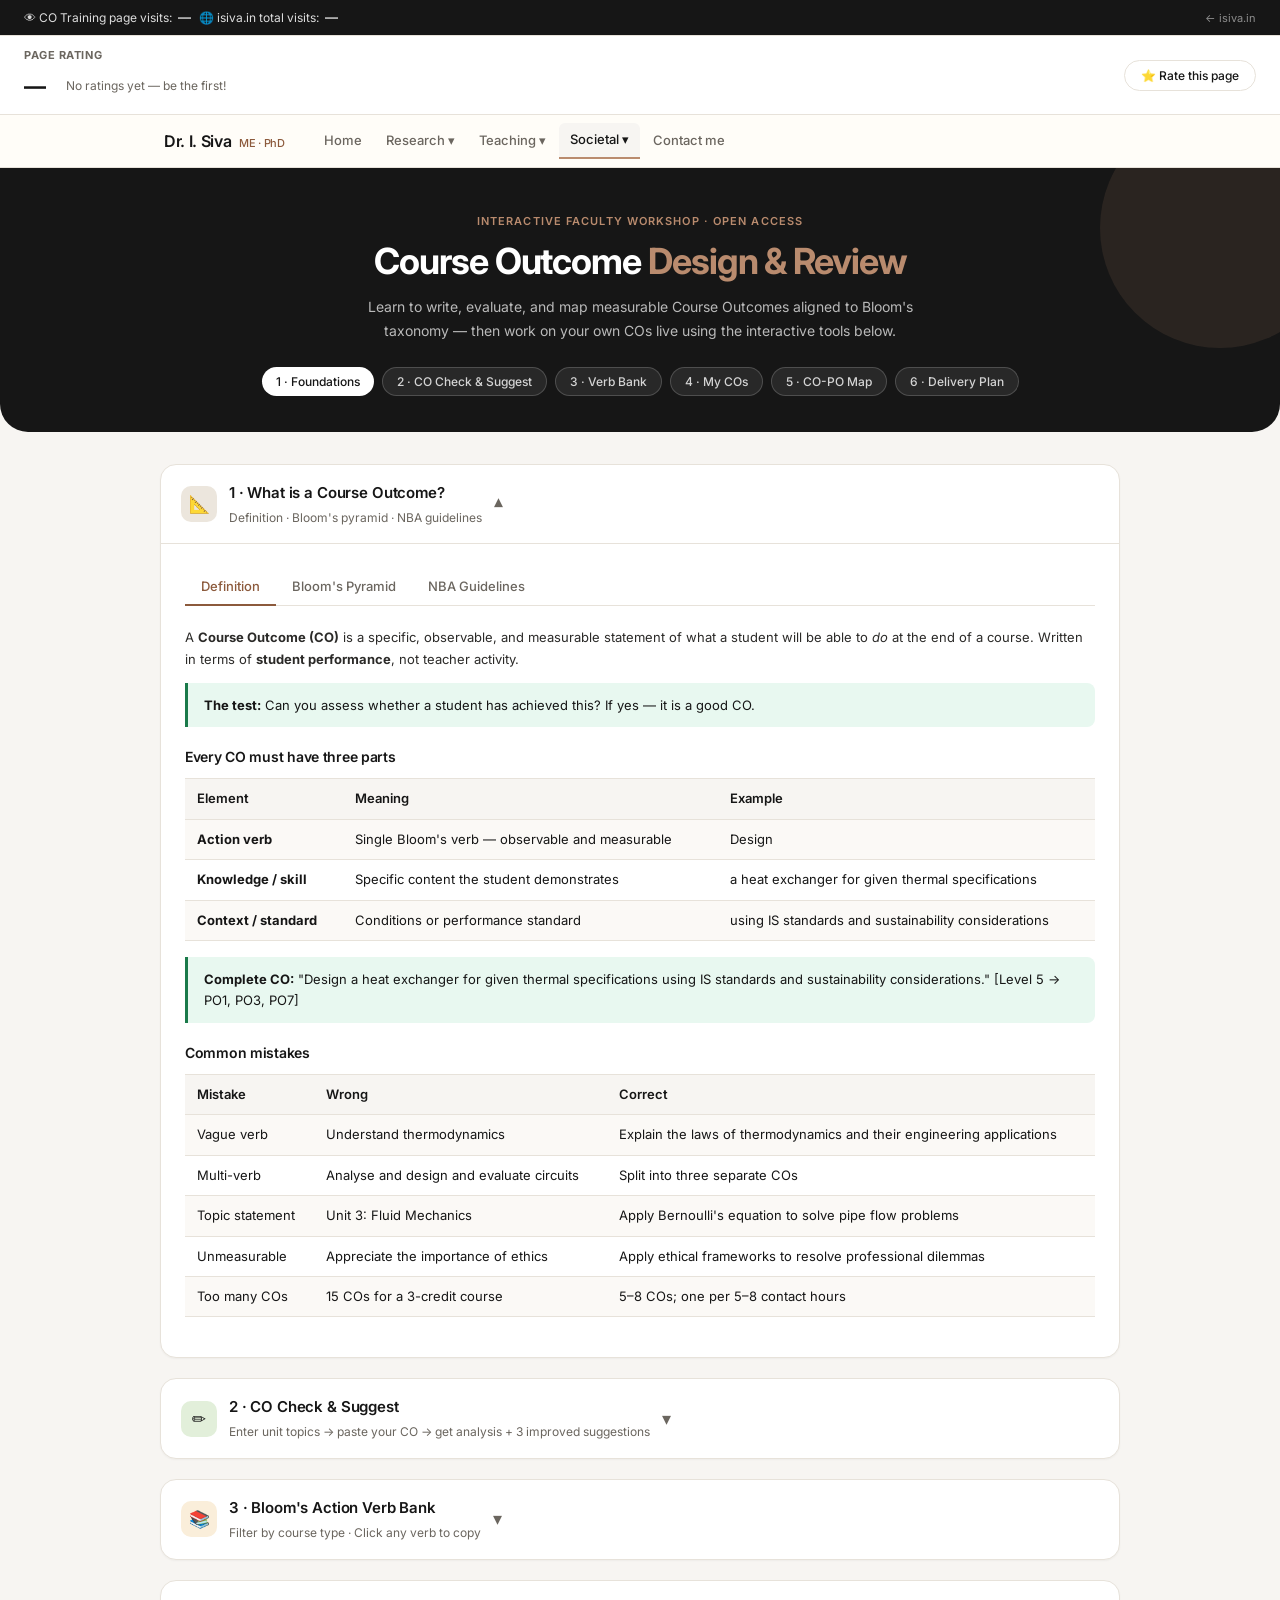
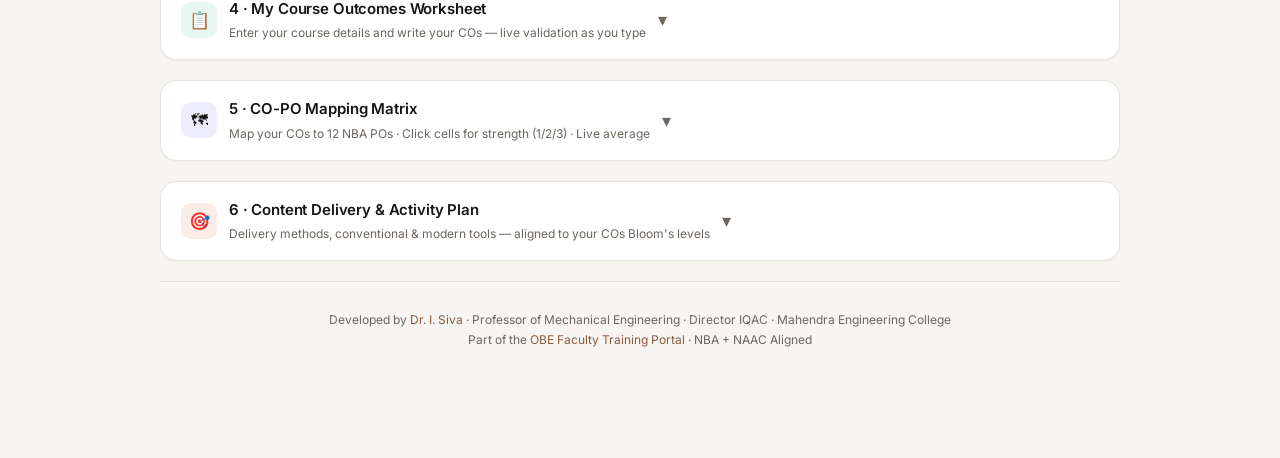
<file: co-training.html>
<!DOCTYPE html>
<html lang="en">
<head>
<meta charset="UTF-8">
<meta name="viewport" content="width=device-width, initial-scale=1.0">
<title>CO Design Training — Dr. I. Siva | isiva.in</title>
<link href="https://fonts.googleapis.com/css2?family=Inter:wght@400;500;600;700&display=swap" rel="stylesheet">
<style>
:root{--navy:#161616;--blue:#44403c;--mid:#8c5a3c;--sky:#b98b6e;--ink:#161616;--muted:#6b665f;--pale:#f7f5f2;--white:#fff;--border:#e7e2da;--green:#1A7A4A;--green-bg:#E8F8F0;--amber:#B7770D;--amber-bg:#FEF9E7;--coral:#A93226;--coral-bg:#FDEDEC;--purple:#534AB7;--purple-bg:#EEEDFE;--r:8px}
*{box-sizing:border-box;margin:0;padding:0}html{scroll-behavior:smooth}
body{font-family:'Inter',sans-serif;background:var(--pale);color:var(--ink);font-size:15px;line-height:1.65}
.nav{background:var(--navy);position:sticky;top:0;z-index:100;box-shadow:0 2px 12px rgba(22,22,22,.2)}
.nav-inner{max-width:1000px;margin:0 auto;padding:0 24px;display:flex;align-items:center;height:52px;gap:0}
.nav-brand{font-family:'Inter',system-ui,sans-serif;font-size:16px;font-weight:700;color:#fff;text-decoration:none;margin-right:28px;white-space:nowrap;flex-shrink:0}
.nav-brand span{font-size:11px;font-weight:400;color:var(--sky);margin-left:4px;font-family:'Inter',sans-serif}
.nav-links{display:flex;align-items:center;gap:2px;flex:1}
.nav-link{font-size:13px;color:rgba(255,255,255,.72);text-decoration:none;padding:6px 11px;border-radius:6px;transition:background .15s,color .15s;white-space:nowrap}
.nav-link:hover{background:rgba(255,255,255,.1);color:#fff}
.nav-link.active{background:rgba(185,139,110,.18);color:var(--sky);font-weight:500;border-bottom:2px solid var(--sky);border-radius:6px 6px 0 0}
.nav-more{position:relative}
.nav-more-btn{font:inherit;font-size:13px;color:rgba(255,255,255,.72);background:none;border:none;cursor:pointer;padding:6px 11px;border-radius:6px;transition:background .15s,color .15s;white-space:nowrap;font-family:'Inter',sans-serif}
.nav-more-btn:hover{background:rgba(255,255,255,.1);color:#fff}
.nav-more-btn.active{background:rgba(185,139,110,.18);color:var(--sky);font-weight:500}
.nav-dropdown{display:none;position:absolute;top:100%;left:0;background:var(--navy);border:1px solid rgba(255,255,255,.12);border-radius:8px;box-shadow:0 8px 24px -8px rgba(0,0,0,.4);min-width:190px;padding:6px 0;z-index:200}
.nav-dropdown a{display:block;padding:8px 16px;font-size:13px;color:rgba(255,255,255,.8);text-decoration:none;white-space:nowrap}
.nav-dropdown a:hover{background:rgba(255,255,255,.08);color:#fff}
.nav-dropdown a.active{color:var(--sky)}
.nav-more:hover .nav-dropdown{display:block}
@media(max-width:680px){.nav-links{display:none}}
.hero{background:var(--navy);padding:44px 24px 36px;text-align:center;position:relative;overflow:hidden}
.hero::before{content:'';position:absolute;top:-60px;right:-60px;width:240px;height:240px;border-radius:50%;background:rgba(185,139,110,.12)}
.hero-eyebrow{font-size:11px;font-weight:600;letter-spacing:.1em;text-transform:uppercase;color:var(--sky);margin-bottom:10px;position:relative;z-index:1}
.hero-title{font-family:'Inter',system-ui,sans-serif;font-size:clamp(24px,4vw,36px);color:#fff;margin-bottom:12px;line-height:1.2;position:relative;z-index:1}
.hero-title span{color:var(--sky)}
.hero-sub{font-size:14px;color:rgba(255,255,255,.7);max-width:560px;margin:0 auto 24px;position:relative;z-index:1;line-height:1.7}
.hero-tabs{display:flex;flex-wrap:wrap;gap:8px;justify-content:center;position:relative;z-index:1}
.hero-tab{font-size:12px;font-weight:500;padding:6px 14px;border-radius:20px;border:none;cursor:pointer;font-family:'Inter',sans-serif;transition:all .15s}
.hero-tab.active{background:#fff;color:var(--navy)}
.hero-tab:not(.active){background:rgba(255,255,255,.12);color:rgba(255,255,255,.8);border:1px solid rgba(255,255,255,.2)}
.wrap{max-width:1000px;margin:0 auto;padding:32px 20px 80px}
.sc{background:var(--white);border:1px solid var(--border);border-radius:12px;margin-bottom:20px;overflow:hidden}
.sh{display:flex;align-items:center;gap:12px;padding:16px 20px;cursor:pointer;user-select:none}
.si{width:36px;height:36px;border-radius:9px;display:flex;align-items:center;justify-content:center;font-size:17px;flex-shrink:0}
.st{font-size:15px;font-weight:600;color:var(--navy);flex:1}
.ss{font-size:12px;color:var(--muted);margin-top:2px}
.sv{font-size:18px;color:var(--muted);transition:transform .2s;flex-shrink:0}
.sv.open{transform:rotate(180deg)}
.sb{display:none;border-top:1px solid var(--border);padding:24px}
.sb.open{display:block}
.prose h3{font-size:14px;font-weight:600;color:var(--navy);margin:18px 0 6px}
.prose p{font-size:13px;color:#2b2a28;line-height:1.7;margin-bottom:10px}
.prose ul{padding-left:18px;margin-bottom:10px}
.prose ul li{font-size:13px;color:#2b2a28;margin-bottom:4px}
.callout{border-left:3px solid var(--mid);background:#f7f3ed;padding:12px 16px;border-radius:0 var(--r) var(--r) 0;margin:12px 0;font-size:13px;color:var(--ink);line-height:1.6}
.callout.green{border-color:var(--green);background:var(--green-bg)}
.callout.amber{border-color:var(--amber);background:var(--amber-bg)}
.dtable{width:100%;border-collapse:collapse;font-size:13px;margin:10px 0 16px}
.dtable th{background:var(--navy);color:#fff;padding:9px 12px;text-align:left;font-weight:500}
.dtable td{padding:9px 12px;border-bottom:1px solid var(--border);vertical-align:top}
.dtable tr:nth-child(even) td{background:var(--pale)}
.pyr-wrap{display:grid;grid-template-columns:1fr 1fr;gap:20px;align-items:start}
.pyr-detail{background:var(--pale);border-radius:10px;padding:16px;min-height:200px}
@media(max-width:600px){.pyr-wrap{grid-template-columns:1fr}}
.co-ta{width:100%;font-size:14px;padding:12px 14px;border-radius:10px;border:1.5px solid var(--mid);background:var(--pale);color:var(--ink);resize:none;outline:none;font-family:'Inter',sans-serif;line-height:1.6}
.co-ta:focus{box-shadow:0 0 0 3px rgba(185,139,110,.12)}
.ag{display:grid;grid-template-columns:1fr 1fr 1fr;gap:8px;margin:10px 0}
.ac{border-radius:8px;border:1px solid var(--border);padding:10px 12px;background:var(--pale);transition:all .2s}
.al{font-size:10px;font-weight:700;color:var(--muted);letter-spacing:.06em;margin-bottom:4px;text-transform:uppercase}
.av{font-size:13px;font-weight:500;color:var(--muted);min-height:18px}
.asub{font-size:11px;color:var(--muted);margin-top:2px}
.bb{background:var(--pale);border:1px solid var(--border);border-radius:8px;padding:10px 14px;margin:10px 0}
.bc{display:grid;grid-template-columns:repeat(6,1fr);gap:3px;margin-top:6px}
.blc{text-align:center;padding:6px 2px;border-radius:5px;font-size:10px;font-weight:500;background:#eee;color:#aaa;border:1px solid #ddd;transition:all .2s}
.blc.active{color:#fff}
.fb{display:flex;align-items:flex-start;gap:7px;font-size:12px;padding:8px 10px;border-radius:6px;line-height:1.5;margin-top:6px}
.pb{font-size:11px;padding:4px 10px;border-radius:20px;border:1px solid var(--border);background:var(--pale);color:var(--muted);cursor:pointer;font-family:'Inter',sans-serif;transition:all .15s}
.pb:hover{border-color:var(--mid);color:var(--mid)}
.tc{font-size:11px;padding:3px 10px;border-radius:20px;background:#f7f3ed;color:#8c5a3c;border:1px solid #d9bfa9;display:inline-block;margin:3px}
.sugg{border:1px solid var(--border);border-radius:10px;padding:14px 16px;margin-bottom:10px;position:relative}
.sugg:hover{border-color:var(--mid);box-shadow:0 2px 12px rgba(185,139,110,.12)}
.sugg.chosen{border-color:var(--green);background:var(--green-bg)}
.sugg-lv{font-size:10px;font-weight:700;padding:2px 8px;border-radius:10px;display:inline-block;margin-bottom:8px}
.sugg-txt{font-size:13px;color:var(--ink);line-height:1.6;margin-bottom:6px;font-weight:500}
.sugg-why{font-size:11px;color:var(--muted);line-height:1.5}
.sugg-btn{position:absolute;top:12px;right:12px;font-size:11px;padding:4px 12px;border-radius:20px;border:1px solid var(--mid);background:transparent;color:var(--mid);cursor:pointer;font-family:'Inter',sans-serif;transition:all .15s}
.sugg-btn:hover{background:var(--green);color:#fff;border-color:var(--green)}
.sugg.chosen .sugg-btn{background:var(--green);color:#fff;border-color:var(--green)}
.itnav{display:flex;gap:0;border-bottom:1px solid var(--border);margin-bottom:20px}
.itnav button{font-size:13px;font-weight:500;padding:10px 16px;border:none;background:transparent;color:var(--muted);cursor:pointer;border-bottom:2px solid transparent;margin-bottom:-1px;font-family:'Inter',sans-serif}
.itnav button.active{color:var(--mid);border-bottom-color:var(--mid)}
.wsi{width:100%;font-size:12px;padding:7px 9px;border:1px solid var(--border);border-radius:6px;background:var(--pale);color:var(--ink);font-family:'Inter',sans-serif;outline:none;transition:border-color .15s}
.wsi:focus{border-color:var(--mid);background:#fff}
.wst{width:100%;border-collapse:collapse;font-size:13px}
.wst th{background:var(--navy);color:#fff;padding:10px 12px;text-align:left;font-weight:500;font-size:12px}
.wst td{padding:8px;border-bottom:1px solid var(--border);vertical-align:top}
.wsel{appearance:none;background-image:url("data:image/svg+xml,%3Csvg xmlns='http://www.w3.org/2000/svg' width='10' height='7' viewBox='0 0 10 7'%3E%3Cpath d='M1 1l4 4 4-4' stroke='%23161616' stroke-width='1.5' fill='none' stroke-linecap='round'/%3E%3C/svg%3E");background-repeat:no-repeat;background-position:right 8px center;padding-right:24px;cursor:pointer}
.wss{font-size:11px;font-weight:600;padding:3px 8px;border-radius:10px}
.btn{display:inline-flex;align-items:center;gap:6px;padding:9px 18px;border-radius:var(--r);font-size:13px;font-weight:500;cursor:pointer;border:1px solid;transition:all .15s;font-family:'Inter',sans-serif}
.btn-p{background:var(--navy);color:#fff;border-color:var(--navy)}.btn-p:hover{background:var(--blue)}
.btn-o{background:transparent;color:var(--navy);border-color:var(--border)}.btn-o:hover{background:var(--pale);border-color:var(--mid)}
.btn-g{background:var(--green);color:#fff;border-color:var(--green)}
.btn-sm{padding:6px 12px;font-size:12px}
.vwf{font-size:12px;padding:5px 12px;border-radius:20px;border:1px solid var(--border);background:var(--pale);color:var(--muted);cursor:pointer;font-family:'Inter',sans-serif;transition:all .15s}
.vlb{border:1px solid var(--border);border-radius:9px;margin-bottom:8px;overflow:hidden}
.vlh{display:flex;align-items:center;gap:8px;padding:9px 12px;cursor:pointer;background:var(--pale)}
.vld{width:10px;height:10px;border-radius:50%;flex-shrink:0}
.vln{font-size:12px;font-weight:500;color:var(--ink);flex:1}
.vlc2{font-size:11px;color:var(--muted)}
.vlch{font-size:13px;color:var(--muted);transition:transform .2s}
.vlch.open{transform:rotate(180deg)}
.vlbody{max-height:0;overflow:hidden;transition:max-height .25s,padding .2s;padding:0 12px}
.vlbody.open{max-height:200px;padding:0 12px 10px}
.vc{font-size:11px;padding:3px 9px;border-radius:20px;border:1px solid;cursor:pointer;display:inline-block;margin:3px;transition:opacity .15s}
.vc.dim{opacity:.25}
.mx-wrap{overflow-x:auto;margin:12px 0}
.mtrx{border-collapse:collapse;font-size:12px;width:100%}
.mtrx th{background:var(--navy);color:#fff;padding:7px 8px;text-align:center;font-weight:500;white-space:nowrap;border:1px solid rgba(255,255,255,.1)}
.mtrx th:first-child{text-align:left;min-width:180px}
.mtrx td{border:1px solid var(--border);padding:5px;text-align:center;vertical-align:middle}
.mtrx td:first-child{text-align:left;background:#fbf9f6;font-size:12px}
.con{font-size:11px;font-weight:700;color:var(--mid);display:block}
.cot{font-size:11px;color:var(--muted)}
.cb{width:32px;height:26px;border-radius:5px;border:1px solid var(--border);background:var(--pale);color:var(--muted);font-size:12px;font-weight:700;cursor:pointer;display:block;margin:auto;transition:all .1s}
.cb.s1{background:#E8F8F0;color:#1A7A4A;border-color:#82E0AA}
.cb.s2{background:#f7f3ed;color:#44403c;border-color:#d9bfa9}
.cb.s3{background:#EEEDFE;color:#534AB7;border-color:#AFA9EC}
.ma{font-size:12px;font-weight:700;text-align:center;padding:6px 4px}
.ar{margin-bottom:8px}
.al2{display:flex;justify-content:space-between;font-size:12px;margin-bottom:3px}
.at{height:6px;background:var(--pale);border-radius:3px;overflow:hidden}
.af{height:100%;border-radius:3px;transition:width .4s}
.dmc{border:1px solid var(--border);border-radius:10px;padding:14px 16px;margin-bottom:10px}
.dch{display:flex;align-items:center;gap:10px;margin-bottom:8px}
.dci{font-size:20px;flex-shrink:0}
.dct{font-size:13px;font-weight:600;color:var(--navy)}
.dtag{font-size:10px;font-weight:600;padding:2px 8px;border-radius:10px;margin-left:auto;flex-shrink:0}
.dd{font-size:12px;color:#444;line-height:1.65;margin-bottom:8px}
.tg{border:1px solid var(--border);border-radius:10px;overflow:hidden;flex:1}
.tgh{padding:10px 14px;font-size:13px;font-weight:600;color:#fff}
.tgb{padding:14px}
.tgrp{margin-bottom:12px}
.tgt{font-size:11px;font-weight:700;color:var(--muted);letter-spacing:.06em;margin-bottom:6px;text-transform:uppercase}
.tc2{display:inline-block;font-size:12px;padding:4px 10px;border-radius:20px;background:var(--pale);border:1px solid var(--border);color:var(--ink);margin:3px;font-weight:500}
.footer{text-align:center;padding:28px 20px;font-size:12px;color:var(--muted);border-top:1px solid var(--border);margin-top:20px}
.footer a{color:var(--mid);text-decoration:none}
@media(max-width:500px){.ag{grid-template-columns:1fr}.bc{grid-template-columns:repeat(3,1fr)}}
.dm-lb{font-size:12px;padding:5px 12px;border-radius:20px;border:1px solid var(--border);background:var(--pale);color:var(--muted);cursor:pointer;font-family:'Inter',sans-serif;transition:all .2s}
.dm-lb:hover{border-color:var(--border);background:#e0e0e0;color:var(--ink)}
.dm-lb.active{font-weight:600}

.visitor-bar{background:var(--navy);color:#fff;padding:7px 24px;display:flex;align-items:center;justify-content:space-between;flex-wrap:wrap;gap:8px;font-size:12px}
.visitor-bar a{color:var(--sky);text-decoration:none}
.vc-item{display:flex;align-items:center;gap:6px;opacity:.85}
.vc-num{font-weight:600;color:#fff;font-size:13px;opacity:1}
.fb-strip{background:var(--white);border-top:1px solid var(--border);border-bottom:1px solid var(--border);padding:10px 24px;display:flex;align-items:center;justify-content:space-between;flex-wrap:wrap;gap:10px;margin-bottom:0}
.fb-strip-left{display:flex;align-items:center;gap:12px}
.fb-avg{font-size:22px;font-weight:700;color:var(--navy);font-family:'Inter',system-ui,sans-serif}
.fb-stars-disp{display:flex;gap:2px}
.fb-star-d{font-size:18px;color:#F0C040}
.fb-star-e{font-size:18px;color:#ddd}
.fb-count{font-size:12px;color:var(--muted);margin-left:4px}
.fb-open-btn{font-size:12px;font-weight:500;padding:7px 16px;border-radius:20px;border:1.5px solid var(--mid);background:transparent;color:var(--mid);cursor:pointer;font-family:'Inter',sans-serif;transition:all .15s}
.fb-open-btn:hover{background:var(--mid);color:#fff}
.fb-modal-bg{display:none;position:fixed;inset:0;background:rgba(0,0,0,.45);z-index:999;align-items:center;justify-content:center}
.fb-modal-bg.open{display:flex}
.fb-modal{background:#fff;border-radius:14px;padding:28px 28px 24px;width:100%;max-width:440px;box-shadow:0 20px 60px rgba(0,0,0,.25);position:relative;max-height:90vh;overflow-y:auto}
.fb-modal h3{font-family:'Inter',system-ui,sans-serif;font-size:18px;color:var(--navy);margin-bottom:4px}
.fb-modal p{font-size:12px;color:var(--muted);margin-bottom:18px;line-height:1.5}
.stars-wrap{display:flex;gap:6px;margin-bottom:18px}
.star-btn{font-size:32px;color:#ddd;cursor:pointer;border:none;background:none;padding:2px;transition:color .1s;line-height:1}
.star-btn.lit{color:#F0C040}
.star-btn:hover{color:#F0C040}
.fb-field{margin-bottom:12px}
.fb-field label{display:block;font-size:11px;font-weight:700;color:var(--muted);letter-spacing:.05em;margin-bottom:4px}
.fb-field input,.fb-field textarea,.fb-field select{width:100%;font-size:13px;padding:9px 11px;border:1.5px solid var(--border);border-radius:7px;background:var(--pale);color:var(--ink);font-family:'Inter',sans-serif;outline:none;transition:border-color .15s}
.fb-field input:focus,.fb-field textarea:focus{border-color:var(--mid);background:#fff}
.fb-field textarea{resize:vertical;min-height:72px}
.fb-submit{width:100%;padding:11px;background:var(--navy);color:#fff;border:none;border-radius:8px;font-size:14px;font-weight:600;font-family:'Inter',system-ui,sans-serif;cursor:pointer;margin-top:6px;transition:background .15s}
.fb-submit:hover{background:var(--blue)}
.fb-close{position:absolute;top:14px;right:16px;font-size:20px;color:var(--muted);border:none;background:none;cursor:pointer;line-height:1}
.fb-success{display:none;text-align:center;padding:20px 0}
.fb-success-icon{font-size:42px;margin-bottom:10px}
.fb-success h4{font-family:'Inter',system-ui,sans-serif;font-size:17px;color:var(--navy);margin-bottom:6px}
.fb-success p{font-size:13px;color:var(--muted)}

@media print{.nav,.hero-tabs,.pb,.btn,.sv,.hero-tab,.visitor-bar,.fb-strip,.fb-modal-bg,.fb-open-btn{display:none!important}.sb{display:block!important}.wrap{padding:0}}

/* ===== Portal theme — neutral admin look (Option 1), terracotta accent, matches isiva.in ===== */
:root{--r:8px}
body{font-family:'Inter',system-ui,-apple-system,'Segoe UI',sans-serif;-webkit-font-smoothing:antialiased}
h1,h2,h3,h4{letter-spacing:-.02em}
:focus-visible{outline:2px solid #8c5a3c;outline-offset:2px}

.nav{background:rgba(255,253,249,.92);-webkit-backdrop-filter:blur(10px);backdrop-filter:blur(10px);border-bottom:1px solid var(--border);box-shadow:none}
.nav-brand{color:#161616;font-weight:600;letter-spacing:-.02em}
.nav-brand span{color:var(--mid);font-weight:500}
.nav-link,.nav-more-btn{color:var(--muted);font-weight:500}
.nav-link:hover,.nav-more-btn:hover{background:var(--pale);color:#161616}
.nav-link.active,.nav-more-btn.active{background:var(--pale);color:#161616;border-bottom:2px solid #b98b6e;border-radius:6px 6px 0 0}
.nav-dropdown{background:#fff;border:1px solid var(--border);border-radius:12px;box-shadow:0 18px 40px -18px rgba(22,22,22,.25);padding:6px}
.nav-dropdown a{color:var(--muted);border-radius:8px}
.nav-dropdown a:hover{background:var(--pale);color:#161616}
.nav-dropdown a.active{color:var(--mid);font-weight:500}
.hero{border-radius:0 0 28px 28px}
.hero-title{font-weight:700;letter-spacing:-.03em}
.hero-tab:not(.active){background:rgba(255,255,255,.08);border:1px solid rgba(255,255,255,.18)}
.sc{border-radius:16px;box-shadow:0 1px 2px rgba(22,22,22,.04)}
.si{border-radius:10px}
.st{letter-spacing:-.01em}
.dtable th,.wst th,.mtrx th{background:var(--pale);color:#161616;font-weight:600;border-bottom:1px solid var(--border);border-top:1px solid var(--border)}
.mtrx th{border:1px solid var(--border)}
.dtable tr:nth-child(even) td{background:#fbf9f6}
.btn{border-radius:10px}
.btn-p{background:#161616;border-color:#161616}
.btn-p:hover{background:#44403c}
.fb-open-btn{border-color:var(--border);color:#161616;background:#fff}
.fb-open-btn:hover{background:#161616;color:#fff;border-color:#161616}
.fb-modal{border-radius:20px}
.fb-submit{border-radius:10px}
.callout{background:#f7f3ed;border-left-color:#b98b6e}
.callout.green{background:var(--green-bg);border-left-color:var(--green)}
.callout.amber{background:var(--amber-bg);border-left-color:var(--amber)}
.visitor-bar a{color:#d9bfa9}

</style>
</head>
<body>

<!-- VISITOR COUNTER BAR -->
<div class="visitor-bar">
  <div class="vc-item">
    👁 CO Training page visits: <span class="vc-num" id="vc-co">...</span>
  </div>
  <div class="vc-item">
    🌐 isiva.in total visits: <span class="vc-num" id="vc-site">...</span>
  </div>
  <div class="vc-item" style="margin-left:auto">
    <a href="https://isiva.in" style="font-size:11px;color:rgba(255,255,255,.6)">← isiva.in</a>
  </div>
</div>

<!-- FEEDBACK STRIP -->
<div class="fb-strip">
  <div class="fb-strip-left">
    <div>
      <div style="font-size:11px;font-weight:700;color:var(--muted);letter-spacing:.05em;margin-bottom:3px">PAGE RATING</div>
      <div style="display:flex;align-items:center;gap:8px">
        <span class="fb-avg" id="fb-avg-disp">—</span>
        <div class="fb-stars-disp" id="fb-stars-disp"></div>
        <span class="fb-count" id="fb-rating-count"></span>
      </div>
    </div>
  </div>
  <button class="fb-open-btn" onclick="openFeedback()">⭐ Rate this page</button>
</div>

<!-- FEEDBACK MODAL -->
<div class="fb-modal-bg" id="fb-modal-bg" onclick="closeFbIfBg(event)">
  <div class="fb-modal">
    <button class="fb-close" onclick="closeFeedback()">✕</button>
    <!-- Form view -->
    <div id="fb-form-view">
      <h3>Rate this page</h3>
      <p>Your feedback helps improve this CO training resource for faculty across institutions.</p>
      <!-- Stars -->
      <div class="stars-wrap" id="stars-wrap">
        <button class="star-btn" data-v="1" onclick="setStar(1)">★</button>
        <button class="star-btn" data-v="2" onclick="setStar(2)">★</button>
        <button class="star-btn" data-v="3" onclick="setStar(3)">★</button>
        <button class="star-btn" data-v="4" onclick="setStar(4)">★</button>
        <button class="star-btn" data-v="5" onclick="setStar(5)">★</button>
      </div>
      <div id="fb-star-label" style="font-size:12px;color:var(--muted);margin-bottom:16px;min-height:18px"></div>
      <!-- Fields -->
      <div class="fb-field">
        <label>YOUR NAME <span style="color:#993C1D">*</span></label>
        <input type="text" id="fb-name" placeholder="Dr. / Prof. / Mr. / Ms. Your Name">
      </div>
      <div class="fb-field">
        <label>INSTITUTION / AFFILIATION <span style="color:#993C1D">*</span></label>
        <input type="text" id="fb-affil" placeholder="College / University name">
      </div>
      <div class="fb-field">
        <label>EMAIL ADDRESS <span style="color:#993C1D">*</span></label>
        <input type="email" id="fb-email" placeholder="your@institution.ac.in">
      </div>
      <div class="fb-field">
        <label>WHAT DID YOU FIND MOST USEFUL?</label>
        <select id="fb-section">
          <option value="">Select a section...</option>
          <option>1 · What is a Course Outcome</option>
          <option>2 · CO Check and Suggest</option>
          <option>3 · Bloom's Verb Bank</option>
          <option>4 · My CO Worksheet</option>
          <option>5 · CO-PO Mapping Matrix</option>
          <option>6 · Content Delivery and Activity Plan</option>
          <option>Overall portal experience</option>
        </select>
      </div>
      <div class="fb-field">
        <label>COMMENTS / SUGGESTIONS</label>
        <textarea id="fb-comment" placeholder="Any suggestions for improvement, topics to add, or general comments..."></textarea>
      </div>
      <div style="font-size:11px;color:var(--muted);margin-bottom:12px;line-height:1.5;padding:8px 10px;background:var(--pale);border-radius:6px;border-left:2px solid var(--border)">
        Your details are collected solely for feedback analysis and improving this training resource. Not shared with third parties. (DPDP Act 2023)
      </div>
      <div id="fb-err" style="font-size:12px;color:#993C1D;margin-bottom:8px;display:none"></div>
      <button class="fb-submit" onclick="submitFeedback()">Submit feedback</button>
    </div>
    <!-- Success view -->
    <div class="fb-success" id="fb-success-view">
      <div class="fb-success-icon">🙏</div>
      <h4>Thank you for your feedback!</h4>
      <p>Your rating and comments help improve this CO training resource for faculty across India.</p>
      <button onclick="closeFeedback()" style="margin-top:14px;font-size:13px;padding:8px 20px;border-radius:20px;border:1px solid var(--mid);background:transparent;color:var(--mid);cursor:pointer;font-family:inherit">Close</button>
    </div>
  </div>
</div>

<nav class="nav" aria-label="Site navigation">
  <div class="nav-inner">
    <a href="https://isiva.in" class="nav-brand">Dr. I. Siva <span>ME · PhD</span></a>
    <div class="nav-links">
      <a href="https://isiva.in/index.html" class="nav-link">Home</a>
      <div class="nav-more">
        <button class="nav-more-btn">Research ▾</button>
        <div class="nav-dropdown">
          <a href="https://isiva.in/research.html">Overview</a>
          <a href="https://isiva.in/cv.html">My Self</a>
          <a href="https://isiva.in/publications.html">Publications</a>
          <a href="https://isiva.in/highlights.html">Highlights</a>
          <a href="https://isiva.in/research-direction.html">Pathway</a>
        </div>
      </div>
      <div class="nav-more">
        <button class="nav-more-btn">Teaching ▾</button>
        <div class="nav-dropdown">
          <a href="https://isiva.in/classroom.html">Classroom</a>
          <a href="https://isiva.in/entrepreneurship.html">Entrepreneurship</a>
          <a href="https://isiva.in/events.html">Events</a>
        </div>
      </div>
      <div class="nav-more">
        <button class="nav-more-btn active">Societal ▾</button>
        <div class="nav-dropdown">
          <a href="https://isiva.in/obe-portal.html">OBE Training</a>
          <a href="#" class="active">CO-Training</a>
          <a href="https://isiva.in/course-plan.html">Course Plan Generation</a>
        </div>
      </div>
      <a href="https://isiva.in/contact.html" class="nav-link">Contact me</a>
    </div>
  </div>
</nav>

<div class="hero">
  <div class="hero-eyebrow">Interactive Faculty Workshop · Open Access</div>
  <h1 class="hero-title">Course Outcome <span>Design &amp; Review</span></h1>
  <p class="hero-sub">Learn to write, evaluate, and map measurable Course Outcomes aligned to Bloom's taxonomy — then work on your own COs live using the interactive tools below.</p>
  <div class="hero-tabs">
    <button class="hero-tab active" onclick="goSec('s1')">1 · Foundations</button>
    <button class="hero-tab" onclick="goSec('s2')">2 · CO Check &amp; Suggest</button>
    <button class="hero-tab" onclick="goSec('s3')">3 · Verb Bank</button>
    <button class="hero-tab" onclick="goSec('s4')">4 · My COs</button>
    <button class="hero-tab" onclick="goSec('s5')">5 · CO-PO Map</button>
    <button class="hero-tab" onclick="goSec('s6')">6 · Delivery Plan</button>
  </div>
</div>

<div class="wrap">

<!-- S1: FOUNDATIONS -->
<div class="sc" id="s1">
  <div class="sh" onclick="tog('s1')">
    <div class="si" style="background:#ece6dd">📐</div>
    <div><div class="st">1 · What is a Course Outcome?</div><div class="ss">Definition · Bloom's pyramid · NBA guidelines</div></div>
    <span class="sv open" id="sv-s1">▾</span>
  </div>
  <div class="sb open" id="sb-s1">
    <div class="itnav">
      <button class="active" onclick="itab('s1','def',this)">Definition</button>
      <button onclick="itab('s1','bloom',this)">Bloom's Pyramid</button>
      <button onclick="itab('s1','nba',this)">NBA Guidelines</button>
    </div>
    <div id="s1-def" class="prose">
      <p>A <strong>Course Outcome (CO)</strong> is a specific, observable, and measurable statement of what a student will be able to <em>do</em> at the end of a course. Written in terms of <strong>student performance</strong>, not teacher activity.</p>
      <div class="callout green"><strong>The test:</strong> Can you assess whether a student has achieved this? If yes — it is a good CO.</div>
      <h3>Every CO must have three parts</h3>
      <table class="dtable">
        <tr><th>Element</th><th>Meaning</th><th>Example</th></tr>
        <tr><td><strong>Action verb</strong></td><td>Single Bloom's verb — observable and measurable</td><td>Design</td></tr>
        <tr><td><strong>Knowledge / skill</strong></td><td>Specific content the student demonstrates</td><td>a heat exchanger for given thermal specifications</td></tr>
        <tr><td><strong>Context / standard</strong></td><td>Conditions or performance standard</td><td>using IS standards and sustainability considerations</td></tr>
      </table>
      <div class="callout green"><strong>Complete CO:</strong> "Design a heat exchanger for given thermal specifications using IS standards and sustainability considerations." [Level 5 → PO1, PO3, PO7]</div>
      <h3>Common mistakes</h3>
      <table class="dtable">
        <tr><th>Mistake</th><th>Wrong</th><th>Correct</th></tr>
        <tr><td>Vague verb</td><td>Understand thermodynamics</td><td>Explain the laws of thermodynamics and their engineering applications</td></tr>
        <tr><td>Multi-verb</td><td>Analyse and design and evaluate circuits</td><td>Split into three separate COs</td></tr>
        <tr><td>Topic statement</td><td>Unit 3: Fluid Mechanics</td><td>Apply Bernoulli's equation to solve pipe flow problems</td></tr>
        <tr><td>Unmeasurable</td><td>Appreciate the importance of ethics</td><td>Apply ethical frameworks to resolve professional dilemmas</td></tr>
        <tr><td>Too many COs</td><td>15 COs for a 3-credit course</td><td>5–8 COs; one per 5–8 contact hours</td></tr>
      </table>
    </div>
    <div id="s1-bloom" style="display:none">
      <div class="pyr-wrap">
        <div>
          <svg width="100%" viewBox="0 0 300 400" role="img">
            <g onclick="pyrSel(6)" style="cursor:pointer"><polygon points="150,16 206,72 94,72" fill="#534AB7"/><text x="150" y="46" text-anchor="middle" dominant-baseline="central" font-size="11" font-weight="600" fill="#EEEDFE">Create</text><text x="150" y="61" text-anchor="middle" font-size="9" fill="#AFA9EC">Level 6</text></g>
            <g onclick="pyrSel(5)" style="cursor:pointer"><polygon points="94,76 206,76 228,122 72,122" fill="#7F77DD"/><text x="150" y="96" text-anchor="middle" dominant-baseline="central" font-size="11" font-weight="600" fill="#EEEDFE">Evaluate</text><text x="150" y="111" text-anchor="middle" font-size="9" fill="#CECBF6">Level 5</text></g>
            <g onclick="pyrSel(4)" style="cursor:pointer"><polygon points="72,126 228,126 250,178 50,178" fill="#0F6E56"/><text x="150" y="149" text-anchor="middle" dominant-baseline="central" font-size="11" font-weight="600" fill="#E1F5EE">Analyse</text><text x="150" y="164" text-anchor="middle" font-size="9" fill="#9FE1CB">Level 4</text></g>
            <g onclick="pyrSel(3)" style="cursor:pointer"><polygon points="50,182 250,182 272,240 28,240" fill="#1D9E75"/><text x="150" y="207" text-anchor="middle" dominant-baseline="central" font-size="11" font-weight="600" fill="#E1F5EE">Apply</text><text x="150" y="222" text-anchor="middle" font-size="9" fill="#9FE1CB">Level 3</text></g>
            <g onclick="pyrSel(2)" style="cursor:pointer"><polygon points="28,244 272,244 288,296 12,296" fill="#BA7517"/><text x="150" y="267" text-anchor="middle" dominant-baseline="central" font-size="11" font-weight="600" fill="#FAEEDA">Understand</text><text x="150" y="282" text-anchor="middle" font-size="9" fill="#FAC775">Level 2</text></g>
            <g onclick="pyrSel(1)" style="cursor:pointer"><polygon points="12,300 288,300 288,368 12,368" fill="#993C1D"/><text x="150" y="330" text-anchor="middle" dominant-baseline="central" font-size="11" font-weight="600" fill="#FAECE7">Remember</text><text x="150" y="347" text-anchor="middle" font-size="9" fill="#F5C4B3">Level 1</text></g>
            <text x="150" y="390" text-anchor="middle" font-size="9" fill="#888">Click any level to explore</text>
          </svg>
        </div>
        <div class="pyr-detail" id="pyr-detail">
          <p style="font-size:13px;font-weight:600;color:var(--navy);margin-bottom:8px">Bloom's Revised Taxonomy</p>
          <p style="font-size:12px;color:#444;line-height:1.65">Six cognitive levels from basic recall at the base to complex creation at the apex. Every CO must be anchored to one level using an action verb from that tier.</p>
          <div style="display:flex;flex-direction:column;gap:5px;font-size:12px;margin-top:10px">
            <div style="display:flex;align-items:center;gap:7px"><span style="width:10px;height:10px;border-radius:2px;background:#534AB7;flex-shrink:0"></span>Create / Evaluate — higher-order</div>
            <div style="display:flex;align-items:center;gap:7px"><span style="width:10px;height:10px;border-radius:2px;background:#0F6E56;flex-shrink:0"></span><strong>Analyse / Apply — NBA core for UG</strong></div>
            <div style="display:flex;align-items:center;gap:7px"><span style="width:10px;height:10px;border-radius:2px;background:#993C1D;flex-shrink:0"></span>Understand / Remember — foundational</div>
          </div>
        </div>
      </div>
    </div>
    <div id="s1-nba" style="display:none" class="prose">
      <h3>NBA CO guidelines by course type</h3>
      <table class="dtable">
        <tr><th>Course type</th><th>Recommended Bloom's level</th><th>No. of COs</th></tr>
        <tr><td>1st year foundation</td><td>Level 1–2, some Level 3</td><td>5–6</td></tr>
        <tr><td>Core theory (2nd–3rd year)</td><td>Level 3 predominantly; Level 4 for analysis</td><td>5–7</td></tr>
        <tr><td>Lab / practical</td><td>Level 3; Level 4 for data interpretation</td><td>5–6</td></tr>
        <tr><td>Design / project</td><td>Level 5–6; at least 2 COs at these levels</td><td>5–8</td></tr>
        <tr><td>PG courses</td><td>Level 4–6 throughout</td><td>5–8</td></tr>
      </table>
      <div class="callout amber"><strong>NBA Criterion 2.2:</strong> Every course must have 5–8 COs. Each CO must map to at least one of the 12 NBA Programme Outcomes (POs) with a strength of 1, 2, or 3.</div>
      <h3>CO-PO mapping strength</h3>
      <table class="dtable">
        <tr><th>Strength</th><th>Meaning</th><th>When to assign</th></tr>
        <tr><td><strong>3</strong></td><td>Substantial</td><td>The CO directly and substantially addresses this PO</td></tr>
        <tr><td><strong>2</strong></td><td>Moderate</td><td>The PO is partially addressed as part of the CO</td></tr>
        <tr><td><strong>1</strong></td><td>Slight</td><td>Indirect or minor connection</td></tr>
        <tr><td>—</td><td>None</td><td>No meaningful relationship — leave blank</td></tr>
      </table>
    </div>
  </div>
</div>

<!-- S2: CO CHECK AND SUGGEST -->
<div class="sc" id="s2">
  <div class="sh" onclick="tog('s2')">
    <div class="si" style="background:#E2EFDA">✏️</div>
    <div><div class="st">2 · CO Check &amp; Suggest</div><div class="ss">Enter unit topics → paste your CO → get analysis + 3 improved suggestions</div></div>
    <span class="sv" id="sv-s2">▾</span>
  </div>
  <div class="sb" id="sb-s2">
    <!-- Step 1 -->
    <div style="margin-bottom:18px">
      <div style="display:flex;align-items:center;gap:10px;margin-bottom:8px">
        <div style="width:24px;height:24px;border-radius:50%;background:var(--navy);color:#fff;font-size:12px;font-weight:700;display:flex;align-items:center;justify-content:center;flex-shrink:0">1</div>
        <span style="font-size:13px;font-weight:600;color:var(--navy)">Enter your unit topics / content covered</span>
      </div>
      <textarea class="co-ta" id="unit-topics" rows="3" placeholder="e.g. Stress and strain, Types of loads, Bending moment, Shear force diagrams, Deflection of beams, Euler theory" oninput="topicsUpdate()" style="border-color:var(--border)"></textarea>
      <div id="topics-chips" style="display:flex;flex-wrap:wrap;gap:5px;margin-top:8px"></div>
    </div>
    <!-- Step 2 -->
    <div style="margin-bottom:18px">
      <div style="display:flex;align-items:center;gap:10px;margin-bottom:8px">
        <div style="width:24px;height:24px;border-radius:50%;background:var(--navy);color:#fff;font-size:12px;font-weight:700;display:flex;align-items:center;justify-content:center;flex-shrink:0">2</div>
        <span style="font-size:13px;font-weight:600;color:var(--navy)">Type or paste your existing Course Outcome</span>
      </div>
      <div style="display:flex;flex-wrap:wrap;gap:6px;margin-bottom:8px">
        <span style="font-size:11px;color:var(--muted);align-self:center">Try:</span>
        <button class="pb" onclick="cabSet(0)">Good CO (L3)</button>
        <button class="pb" onclick="cabSet(1)">Good CO (L5)</button>
        <button class="pb" onclick="cabSet(2)">Good CO (L6)</button>
        <button class="pb" onclick="cabSet(3)">⚠ Vague verb</button>
        <button class="pb" onclick="cabSet(4)">⚠ Multi-verb</button>
        <button class="pb" onclick="cabSet(5)">⚠ Topic only</button>
      </div>
      <textarea class="co-ta" id="cab-in" rows="3" placeholder="Paste or type your existing CO here" oninput="cabRun()"></textarea>
    </div>
    <!-- Step 3 analysis -->
    <div id="s2-analysis" style="display:none;margin-bottom:18px">
      <div style="display:flex;align-items:center;gap:10px;margin-bottom:12px">
        <div style="width:24px;height:24px;border-radius:50%;background:var(--navy);color:#fff;font-size:12px;font-weight:700;display:flex;align-items:center;justify-content:center;flex-shrink:0">3</div>
        <span style="font-size:13px;font-weight:600;color:var(--navy)">CO analysis</span>
      </div>
      <div class="ag">
        <div class="ac" id="ac-verb"><div class="al">Action verb</div><div class="av" id="av-verb">—</div><div class="asub" id="as-verb"></div></div>
        <div class="ac" id="ac-skill"><div class="al">Knowledge / skill</div><div class="av" id="av-skill">—</div><div class="asub" id="as-skill"></div></div>
        <div class="ac" id="ac-ctx"><div class="al">Context / standard</div><div class="av" id="av-ctx">—</div><div class="asub" id="as-ctx"></div></div>
      </div>
      <div class="bb">
        <div style="display:flex;align-items:center;justify-content:space-between;margin-bottom:6px">
          <span style="font-size:12px;font-weight:500;color:var(--navy)">Bloom's level detected</span>
          <span id="bl-label" style="font-size:12px;color:var(--muted)">—</span>
        </div>
        <div class="bc">
          <div class="blc" id="bl1">Remember</div><div class="blc" id="bl2">Understand</div><div class="blc" id="bl3">Apply</div>
          <div class="blc" id="bl4">Analyse</div><div class="blc" id="bl5">Evaluate</div><div class="blc" id="bl6">Create</div>
        </div>
      </div>
      <div id="cab-fb"></div>
    </div>
    <!-- Step 4 suggestions -->
    <div id="s2-sugg" style="display:none">
      <div style="display:flex;align-items:center;gap:10px;margin-bottom:12px">
        <div style="width:24px;height:24px;border-radius:50%;background:var(--green);color:#fff;font-size:12px;font-weight:700;display:flex;align-items:center;justify-content:center;flex-shrink:0">4</div>
        <span style="font-size:13px;font-weight:600;color:var(--navy)">Suggested COs — choose one to use</span>
      </div>
      <div id="sugg-list"></div>
      <div id="sugg-chosen" style="display:none;margin-top:12px;padding:12px 16px;background:var(--green-bg);border:1px solid #5DCAA5;border-radius:8px">
        <div style="font-size:11px;font-weight:700;color:var(--green);margin-bottom:4px">✓ CO SELECTED — added to your worksheet (Section 4)</div>
        <div id="sugg-chosen-text" style="font-size:13px;color:#04342C;font-weight:500"></div>
        <button onclick="clearChosen()" style="margin-top:8px;font-size:11px;padding:3px 10px;border-radius:20px;border:1px solid #5DCAA5;background:transparent;color:var(--green);cursor:pointer;font-family:inherit">Choose a different one</button>
      </div>
    </div>
  </div>
</div>

<!-- S3: VERB BANK -->
<div class="sc" id="s3">
  <div class="sh" onclick="tog('s3')">
    <div class="si" style="background:#FAEEDA">📚</div>
    <div><div class="st">3 · Bloom's Action Verb Bank</div><div class="ss">Filter by course type · Click any verb to copy</div></div>
    <span class="sv" id="sv-s3">▾</span>
  </div>
  <div class="sb" id="sb-s3">
    <div style="display:flex;flex-wrap:wrap;gap:6px;margin-bottom:14px">
      <button class="vwf" id="vf-all" onclick="vwFilter('all',this)" style="background:#444;color:#fff;border-color:#444">All</button>
      <button class="vwf" id="vf-theory" onclick="vwFilter('theory',this)">Theory</button>
      <button class="vwf" id="vf-lab" onclick="vwFilter('lab',this)">Lab / Practical</button>
      <button class="vwf" id="vf-design" onclick="vwFilter('design',this)">Design / Project</button>
      <button class="vwf" id="vf-pg" onclick="vwFilter('pg',this)">PG / Research</button>
    </div>
    <div id="vw-out"></div>
    <p style="font-size:11px;color:var(--muted);margin-top:8px">Click any verb to copy · <span id="vw-copied" style="display:none;color:var(--green);font-weight:600">✓ Copied</span></p>
  </div>
</div>

<!-- S4: WORKSHEET -->
<div class="sc" id="s4">
  <div class="sh" onclick="tog('s4')">
    <div class="si" style="background:#E8F8F0">📋</div>
    <div><div class="st">4 · My Course Outcomes Worksheet</div><div class="ss">Enter your course details and write your COs — live validation as you type</div></div>
    <span class="sv" id="sv-s4">▾</span>
  </div>
  <div class="sb" id="sb-s4">
    <div style="display:grid;grid-template-columns:1fr 1fr 1fr;gap:10px;margin-bottom:16px">
      <div><label style="font-size:11px;font-weight:700;color:var(--muted);display:block;margin-bottom:4px">COURSE NAME</label><input class="wsi" id="ws-cname" placeholder="e.g. Fluid Mechanics" oninput="wsUpdate()"></div>
      <div><label style="font-size:11px;font-weight:700;color:var(--muted);display:block;margin-bottom:4px">COURSE CODE</label><input class="wsi" id="ws-code" placeholder="e.g. ME3401"></div>
      <div><label style="font-size:11px;font-weight:700;color:var(--muted);display:block;margin-bottom:4px">CREDITS</label><select class="wsi wsel" id="ws-credits"><option>3</option><option>4</option><option>2</option><option>1</option><option>5</option></select></div>
    </div>
    <div style="overflow-x:auto">
      <table class="wst"><thead><tr><th style="width:40px">#</th><th style="min-width:320px">Course Outcome statement</th><th style="width:110px">Bloom's level</th><th style="width:90px">Status</th><th style="width:40px"></th></tr></thead>
      <tbody id="ws-tbody"></tbody></table>
    </div>
    <div style="display:flex;gap:10px;margin-top:12px;flex-wrap:wrap">
      <button class="btn btn-o btn-sm" onclick="wsAdd()">+ Add CO</button>
      <button class="btn btn-o btn-sm" onclick="wsClear()">Clear all</button>
      <button class="btn btn-g btn-sm" onclick="wsPrint()">🖨 Print / Save PDF</button>
    </div>
    <div id="ws-summary" style="margin-top:14px;display:none"></div>
  </div>
</div>

<!-- S5: CO-PO MATRIX -->
<div class="sc" id="s5">
  <div class="sh" onclick="tog('s5')">
    <div class="si" style="background:#EEEDFE">🗺</div>
    <div><div class="st">5 · CO-PO Mapping Matrix</div><div class="ss">Map your COs to 12 NBA POs · Click cells for strength (1/2/3) · Live average</div></div>
    <span class="sv" id="sv-s5">▾</span>
  </div>
  <div class="sb" id="sb-s5">
    <p style="font-size:12px;color:var(--muted);margin-bottom:12px">COs from Section 4 appear here automatically. Click any cell to cycle 0 → 1 → 2 → 3.</p>
    <div class="mx-wrap" id="mx-wrap"></div>
    <div style="display:flex;gap:10px;flex-wrap:wrap;margin-top:10px;align-items:center">
      <span style="font-size:12px;color:var(--muted)">Strength:</span>
      <span style="font-size:11px;padding:2px 9px;border-radius:20px;background:#E8F8F0;color:#1A7A4A;border:1px solid #82E0AA;font-weight:600">1 — Slight</span>
      <span style="font-size:11px;padding:2px 9px;border-radius:20px;background:#f7f3ed;color:#44403c;border:1px solid #d9bfa9;font-weight:600">2 — Moderate</span>
      <span style="font-size:11px;padding:2px 9px;border-radius:20px;background:#EEEDFE;color:#534AB7;border:1px solid #AFA9EC;font-weight:600">3 — Substantial</span>
    </div>
    <div id="att-bars"></div>
  </div>
</div>

<!-- S6: DELIVERY PLAN -->
<div class="sc" id="s6">
  <div class="sh" onclick="tog('s6')">
    <div class="si" style="background:#FAECE7">🎯</div>
    <div><div class="st">6 · Content Delivery &amp; Activity Plan</div><div class="ss">Delivery methods, conventional &amp; modern tools — aligned to your COs Bloom's levels</div></div>
    <span class="sv" id="sv-s6">▾</span>
  </div>
  <div class="sb" id="sb-s6">
    <div class="itnav">
      <button class="active" onclick="itab('s6','methods',this)">Delivery Methods</button>
      <button onclick="itab('s6','tools',this)">Tools &amp; Resources</button>
      <button onclick="itab('s6','plan',this)">My Activity Plan</button>
    </div>
    <div id="s6-methods">
      <p style="font-size:13px;color:var(--muted);margin-bottom:14px">Select a Bloom's level to filter methods by cognitive demand.</p>
      <div style="display:flex;flex-wrap:wrap;gap:6px;margin-bottom:16px" id="dm-level-btns">
        <button class="dm-lb" data-l="0" onclick="dmFilt(0,this)">All levels</button>
        <button class="dm-lb" data-l="1" onclick="dmFilt(1,this)">L1 Remember</button>
        <button class="dm-lb" data-l="2" onclick="dmFilt(2,this)">L2 Understand</button>
        <button class="dm-lb" data-l="3" onclick="dmFilt(3,this)">L3 Apply</button>
        <button class="dm-lb" data-l="4" onclick="dmFilt(4,this)">L4 Analyse</button>
        <button class="dm-lb" data-l="5" onclick="dmFilt(5,this)">L5 Evaluate</button>
        <button class="dm-lb" data-l="6" onclick="dmFilt(6,this)">L6 Create</button>
      </div>
      <div id="dm-out"></div>
    </div>
    <div id="s6-tools" style="display:none">
      <div style="display:grid;grid-template-columns:1fr 1fr;gap:14px">
        <div class="tg"><div class="tgh" style="background:#161616">📖 Conventional tools</div><div class="tgb" id="conv-tools"></div></div>
        <div class="tg"><div class="tgh" style="background:#0F6E56">💻 Modern / digital tools</div><div class="tgb" id="mod-tools"></div></div>
      </div>
      <div class="callout" style="margin-top:14px">Tools are named for reference — choose based on institutional infrastructure and course type.</div>
    </div>
    <div id="s6-plan" style="display:none">
      <p style="font-size:13px;color:var(--muted);margin-bottom:14px">Build a session-wise activity plan. COs from Section 4 appear in the dropdown.</p>
      <div style="overflow-x:auto">
        <table class="wst" id="ap-table">
          <thead><tr>
            <th style="width:70px">Session</th>
            <th style="min-width:140px">Topic / content</th>
            <th style="width:90px">CO covered</th>
            <th style="width:150px">Delivery method</th>
            <th style="width:110px">Bloom's level</th>
            <th style="min-width:140px">Tools used</th>
            <th style="width:40px"></th>
          </tr></thead>
          <tbody id="ap-tbody"></tbody>
        </table>
      </div>
      <div style="display:flex;gap:10px;margin-top:12px;flex-wrap:wrap">
        <button class="btn btn-o btn-sm" onclick="apAdd()">+ Add session</button>
        <button class="btn btn-g btn-sm" onclick="apPrint()">🖨 Print plan</button>
      </div>
    </div>
  </div>
</div>

<div class="footer">
  Developed by <a href="https://isiva.in" target="_blank">Dr. I. Siva</a> · Professor of Mechanical Engineering · Director IQAC · Mahendra Engineering College<br>
  Part of the <a href="https://isiva.in/obe-portal.html">OBE Faculty Training Portal</a> · NBA + NAAC Aligned
</div>
</div>

<script>
// ═══ UTILITY ══════════════════════════════════════════════════════════
function tog(id) {
  var b = document.getElementById('sb-' + id);
  var v = document.getElementById('sv-' + id);
  var open = b.classList.contains('open');
  b.classList.toggle('open', !open);
  v.classList.toggle('open', !open);
}
function goSec(id) {
  var el = document.getElementById(id);
  if (!el) return;
  var b = document.getElementById('sb-' + id);
  if (b && !b.classList.contains('open')) tog(id);
  setTimeout(function() { el.scrollIntoView({ behavior: 'smooth', block: 'start' }); }, 100);
}
function itab(sec, tab, btn) {
  var tabs = { s1: ['def','bloom','nba'], s6: ['methods','tools','plan'] };
  var list = tabs[sec] || [];
  list.forEach(function(t) {
    var el = document.getElementById(sec + '-' + t);
    if (el) el.style.display = t === tab ? 'block' : 'none';
  });
  var nav = btn.closest('.itnav');
  if (nav) nav.querySelectorAll('button').forEach(function(b) { b.classList.remove('active'); });
  btn.classList.add('active');
}

// ═══ BLOOM DATA ═══════════════════════════════════════════════════════
var BL = {
  1: { name: 'Remember', color: '#993C1D', bg: '#FAECE7',
       verbs: ['define','list','name','recall','state','identify','label','recognise','outline','match','reproduce','memorise'] },
  2: { name: 'Understand', color: '#854F0B', bg: '#FAEEDA',
       verbs: ['explain','describe','summarise','classify','interpret','paraphrase','compare','discuss','illustrate','predict','translate','infer'] },
  3: { name: 'Apply', color: '#0F6E56', bg: '#E1F5EE',
       verbs: ['solve','use','demonstrate','compute','implement','execute','calculate','apply','operate','perform','produce','construct','simulate','model','employ','utilise'] },
  4: { name: 'Analyse', color: '#085041', bg: '#D4EDE6',
       verbs: ['compare','differentiate','examine','break','relate','organise','distinguish','attribute','deconstruct','infer','prioritise','investigate','analyse','analyze','separate','categorise'] },
  5: { name: 'Evaluate', color: '#534AB7', bg: '#EEEDFE',
       verbs: ['judge','justify','critique','assess','recommend','defend','select','evaluate','prioritise','appraise','argue','conclude','rate','validate','review','measure'] },
  6: { name: 'Create', color: '#3C3489', bg: '#E5E3FC',
       verbs: ['design','develop','formulate','construct','produce','plan','generate','compose','invent','build','devise','synthesise','synthesize','create','propose','draft'] }
};
var VAGUE = ['understand','know','aware','familiar','appreciate','learn','study','grasp'];

function getLevel(text) {
  var fw = text.toLowerCase().split(' ')[0].replace(/[^a-z]/g, '');
  for (var l = 6; l >= 1; l--) {
    if (BL[l].verbs.indexOf(fw) >= 0) return l;
  }
  return 0;
}

// ═══ BLOOM PYRAMID ════════════════════════════════════════════════════
var PYR = {
  1: { name:'Remember', color:'#993C1D', bg:'#FAECE7', desc:'Retrieve relevant knowledge from memory.',
       verbs:'Define, List, Name, Recall, State, Identify, Label, Recognise',
       co:'Define the fundamental laws of thermodynamics and state their engineering significance.',
       nba:'Appropriate for 1st year courses. Avoid as sole level for core engineering courses.' },
  2: { name:'Understand', color:'#854F0B', bg:'#FAEEDA', desc:'Construct meaning — explain ideas in own words.',
       verbs:'Explain, Describe, Summarise, Classify, Interpret, Compare, Discuss, Illustrate',
       co:'Explain the mechanisms of heat transfer by conduction, convection, and radiation with examples.',
       nba:'Suitable for Level 1-2 courses. Pair with higher-level COs from 2nd year onwards.' },
  3: { name:'Apply', color:'#0F6E56', bg:'#E1F5EE', desc:'Carry out a procedure in a given situation.',
       verbs:'Solve, Calculate, Demonstrate, Implement, Compute, Apply, Simulate, Operate, Perform',
       co:'Calculate bending stress and shear force in beams subjected to various loading conditions.',
       nba:'Primary level for most UG engineering COs (NBA recommendation). Labs reinforce Apply-level COs.' },
  4: { name:'Analyse', color:'#085041', bg:'#D4EDE6', desc:'Break material into parts and determine relationships.',
       verbs:'Compare, Differentiate, Examine, Analyse, Investigate, Categorise, Relate, Distinguish',
       co:'Analyse failure modes of mechanical components under fatigue loading and differentiate ductile vs brittle failure.',
       nba:'Essential for design courses. Every 3rd or 4th year course should have at least 2 Level 4 COs.' },
  5: { name:'Evaluate', color:'#534AB7', bg:'#EEEDFE', desc:'Make judgements based on criteria and standards.',
       verbs:'Evaluate, Justify, Recommend, Assess, Judge, Critique, Defend, Select, Validate',
       co:'Evaluate and recommend an optimal material for a structural application justifying against IS standards.',
       nba:'Required for design project and elective courses. Capstone must include COs at Level 5-6.' },
  6: { name:'Create', color:'#3C3489', bg:'#E5E3FC', desc:'Put elements together to form a new whole.',
       verbs:'Design, Develop, Formulate, Construct, Generate, Plan, Devise, Propose, Synthesise',
       co:'Design a sustainable heat exchanger for given thermal specifications incorporating material, cost, and environmental constraints.',
       nba:'Mandatory for capstone design courses (NBA Criterion 3). PG programmes should have majority COs at Levels 5-6.' }
};
function pyrSel(n) {
  var L = PYR[n];
  document.getElementById('pyr-detail').innerHTML =
    '<div style="display:inline-block;font-size:11px;font-weight:700;padding:3px 10px;border-radius:20px;background:' + L.color + ';color:' + L.bg + ';margin-bottom:10px">Level ' + n + ' - ' + L.name + '</div>' +
    '<div style="font-size:13px;font-weight:600;color:var(--navy);margin-bottom:4px">' + L.name + '</div>' +
    '<div style="font-size:12px;color:#444;line-height:1.6;margin-bottom:8px">' + L.desc + '</div>' +
    '<div style="font-size:10px;font-weight:700;color:var(--muted);margin-bottom:4px">ACTION VERBS</div>' +
    '<div style="font-size:12px;color:' + L.color + ';font-weight:500;margin-bottom:8px">' + L.verbs + '</div>' +
    '<div style="font-size:10px;font-weight:700;color:var(--muted);margin-bottom:4px">EXAMPLE CO</div>' +
    '<div style="font-size:11px;border-left:2px solid ' + L.color + ';padding:6px 10px;border-radius:0 6px 6px 0;background:' + L.bg + ';color:#333;line-height:1.55;margin-bottom:8px">"' + L.co + '"</div>' +
    '<div style="font-size:11px;color:#555;background:#f9f9f9;padding:6px 10px;border-radius:6px;line-height:1.5">' + L.nba + '</div>';
}

// ═══ CO ANATOMY BUILDER ═══════════════════════════════════════════════
var CAB_PRESETS = [
  'Calculate the bending stress and deflection in simply supported beams subjected to various loading conditions using standard formulae.',
  'Evaluate and recommend an optimal material for a structural application justifying the selection based on mechanical properties and IS standards.',
  'Design a low-cost water pump for rural irrigation using locally available materials and sustainable manufacturing processes.',
  'Understand the principles of fluid mechanics and know about pipe flow.',
  'Analyse and design and evaluate the performance of heat exchangers.',
  'Unit 4: Refrigeration and Air Conditioning systems.'
];
var _suggestions = [];
var _unitTopics = [];

function cabSet(i) {
  document.getElementById('cab-in').value = CAB_PRESETS[i];
  cabRun();
}

function topicsUpdate() {
  var raw = document.getElementById('unit-topics').value;
  _unitTopics = raw.split(/[,;\n\r]+/).map(function(t) { return t.trim(); }).filter(function(t) { return t.length > 2; });
  var chips = document.getElementById('topics-chips');
  chips.innerHTML = _unitTopics.map(function(t) { return '<span class="tc">' + t + '</span>'; }).join('');
  if (document.getElementById('cab-in').value.trim()) cabRun();
}

function cabRun() {
  var raw = document.getElementById('cab-in').value.trim();
  var anaWrap = document.getElementById('s2-analysis');
  var suggWrap = document.getElementById('s2-sugg');
  if (!raw) { anaWrap.style.display = 'none'; suggWrap.style.display = 'none'; return; }
  anaWrap.style.display = 'block';

  var lower = raw.toLowerCase();
  var words = lower.split(' ');
  var fw = words[0].replace(/[^a-z]/g, '');
  var dl = 0, dv = '', dc = '', db = '';
  for (var l = 6; l >= 1; l--) {
    if (BL[l].verbs.indexOf(fw) >= 0) { dl = l; dv = fw; dc = BL[l].color; db = BL[l].bg; break; }
  }
  var isVague = VAGUE.indexOf(fw) >= 0;
  var hasMulti = lower.indexOf(' and design') >= 0 || lower.indexOf(' and evaluate') >= 0 ||
                 lower.indexOf(' and analyse') >= 0 || lower.indexOf(' and calculate') >= 0 ||
                 lower.indexOf(' and solve') >= 0 || lower.indexOf(' and develop') >= 0;
  var hasCtx = raw.indexOf(' using ') >= 0 || raw.indexOf(' with ') >= 0 ||
               raw.indexOf(' for ') >= 0 || raw.indexOf(' based on') >= 0 ||
               raw.indexOf(' standards') >= 0 || raw.indexOf(' considering') >= 0;
  var rest = raw.slice(raw.indexOf(' ') + 1);
  var ctxPats = [' using ', ' with ', ' based on', ' considering', ' following'];
  var ctxIdx = -1;
  for (var ci = 0; ci < ctxPats.length; ci++) {
    var idx = rest.toLowerCase().indexOf(ctxPats[ci]);
    if (idx >= 0 && (ctxIdx < 0 || idx < ctxIdx)) ctxIdx = idx;
  }

  // verb card
  var vc = document.getElementById('ac-verb');
  var vv = document.getElementById('av-verb');
  var vs = document.getElementById('as-verb');
  if (dv && !isVague) {
    vv.textContent = dv[0].toUpperCase() + dv.slice(1);
    vv.style.color = dc; vc.style.borderColor = dc; vc.style.background = db;
    vs.textContent = "Bloom's Level " + dl + " - " + BL[dl].name;
  } else if (isVague) {
    vv.textContent = words[0][0].toUpperCase() + words[0].slice(1) + ' ⚠';
    vv.style.color = '#B7770D'; vc.style.borderColor = '#EF9F27'; vc.style.background = '#FAEEDA';
    vs.textContent = 'Vague — use a measurable verb';
  } else {
    vv.textContent = words[0] || '—';
    vv.style.color = '#aaa'; vc.style.borderColor = '#ddd'; vc.style.background = '#f9f9f9';
    vs.textContent = 'Not in Bloom verb bank';
  }

  // skill / context cards
  var sv2 = document.getElementById('av-skill'); var ss2 = document.getElementById('as-skill'); var sc2 = document.getElementById('ac-skill');
  var cv2 = document.getElementById('av-ctx');  var cs2 = document.getElementById('as-ctx');  var cc2 = document.getElementById('ac-ctx');
  var extractedSkill = rest;
  if (ctxIdx > 0) {
    extractedSkill = rest.slice(0, ctxIdx).trim();
    var ctx = rest.slice(ctxIdx).trim();
    sv2.textContent = extractedSkill.length > 42 ? extractedSkill.slice(0, 42) + '...' : extractedSkill;
    sv2.style.color = '#0F6E56'; sc2.style.borderColor = '#5DCAA5'; sc2.style.background = '#E1F5EE'; ss2.textContent = 'Content identified';
    cv2.textContent = ctx.length > 42 ? ctx.slice(0, 42) + '...' : ctx;
    cv2.style.color = '#0F6E56'; cc2.style.borderColor = '#5DCAA5'; cc2.style.background = '#E1F5EE'; cs2.textContent = 'Context identified';
  } else {
    sv2.textContent = rest.length > 42 ? rest.slice(0, 42) + '...' : rest;
    sv2.style.color = '#333'; sc2.style.borderColor = '#ddd'; sc2.style.background = '#f9f9f9'; ss2.textContent = 'Add "using..." to separate context';
    cv2.textContent = '—'; cv2.style.color = '#aaa'; cc2.style.borderColor = '#ddd'; cc2.style.background = '#f9f9f9'; cs2.textContent = 'Not detected';
  }

  // bloom band
  for (var n = 1; n <= 6; n++) {
    var c = document.getElementById('bl' + n);
    c.style.background = '#eee'; c.style.color = '#aaa'; c.style.borderColor = '#ddd'; c.classList.remove('active');
  }
  if (dl > 0 && !isVague) {
    var bc2 = document.getElementById('bl' + dl);
    bc2.style.background = dc; bc2.style.color = '#fff'; bc2.style.borderColor = dc; bc2.classList.add('active');
    document.getElementById('bl-label').textContent = 'Level ' + dl + ' - ' + BL[dl].name;
    document.getElementById('bl-label').style.color = dc;
  } else {
    document.getElementById('bl-label').textContent = '—';
    document.getElementById('bl-label').style.color = '#aaa';
  }

  // feedback
  var fbs = [];
  if (isVague) fbs.push({ t: 'err', m: '"' + words[0] + '" is vague. Replace with: Explain, Apply, Analyse, Design, or Evaluate.' });
  if (hasMulti) fbs.push({ t: 'err', m: 'Multiple verbs detected — split into separate COs (one verb each).' });
  if (!isVague && !dv && words.length < 5) fbs.push({ t: 'err', m: 'This looks like a topic title. Start with a Bloom action verb.' });
  if (!hasCtx && words.length >= 7 && !isVague) fbs.push({ t: 'warn', m: 'No context detected. Add "using [method/standard]" to complete the CO.' });
  if (dl >= 3 && !isVague && hasCtx && !hasMulti && words.length >= 8) fbs.push({ t: 'ok', m: 'Level ' + dl + ' (' + BL[dl].name + ') - well-structured CO with verb, content, and context.' });
  document.getElementById('cab-fb').innerHTML = fbs.map(function(f) {
    var bg = f.t === 'ok' ? '#E1F5EE' : f.t === 'warn' ? '#FAEEDA' : '#FAECE7';
    var col = f.t === 'ok' ? '#0F6E56' : f.t === 'warn' ? '#854F0B' : '#993C1D';
    var icon = f.t === 'ok' ? '✓' : f.t === 'warn' ? '⚠' : '✗';
    return '<div class="fb" style="background:' + bg + ';color:' + col + '"><span style="flex-shrink:0">' + icon + '</span><span>' + f.m + '</span></div>';
  }).join('');

  // suggestions
  _suggestions = buildSuggestions(dl, extractedSkill);
  suggWrap.style.display = 'block';
  var chosen = document.getElementById('sugg-chosen');
  if (chosen.style.display === 'none') renderSuggestions();
}

function buildSuggestions(detectedLevel, skill) {
  var topics = _unitTopics.length > 0 ? _unitTopics : [];

  // Build a concise domain phrase from topics — pick the most meaningful 1-2 words
  // rather than concatenating everything
  function domainPhrase() {
    if (topics.length === 0) return 'the given engineering problem';
    // Use the first topic as the anchor domain — clean it up
    var t = topics[0].trim();
    // Remove leading articles
    t = t.replace(/^(introduction to|basics of|fundamentals of|overview of|study of)\s+/i, '');
    // If there are 2-3 topics, summarise them as a domain
    if (topics.length >= 2) {
      // Create a collective noun from the topic group
      var second = topics[1].trim().replace(/^(introduction to|basics of|fundamentals of|overview of|study of)\s+/i, '');
      // Use "... and related concepts" pattern if more than 2
      if (topics.length > 2) {
        return t.toLowerCase() + ' and related concepts';
      }
      return t.toLowerCase() + ' and ' + second.toLowerCase();
    }
    return t.toLowerCase();
  }

  // Build a concise scope phrase — what the student works with
  function scopePhrase(level) {
    if (topics.length === 0) return 'engineering systems';
    // For higher levels, reference the broader system/application
    if (level >= 5) return 'engineering applications under given constraints';
    if (level === 4) return 'engineering systems using relevant analytical methods';
    if (level === 3) return 'given engineering problems using standard methods';
    return domainPhrase();
  }

  var domain = domainPhrase();

  // Level-specific CO templates — natural language, not topic dump
  var TEMPLATES = {
    1: function(d) { return 'Define and state the fundamental concepts of ' + d + ' using standard terminology.'; },
    2: function(d) { return 'Explain the principles of ' + d + ' with relevant engineering examples and diagrams.'; },
    3: function(d) { return 'Apply the concepts of ' + d + ' to solve given engineering problems using standard methods and formulae.'; },
    4: function(d) { return 'Analyse engineering systems involving ' + d + ' and differentiate behaviour under varying conditions.'; },
    5: function(d) { return 'Evaluate and select appropriate ' + d + ' solutions for a given application, justifying choices against engineering standards.'; },
    6: function(d) { return 'Design an engineering solution incorporating ' + d + ' to meet specified functional, economic, and sustainability requirements.'; }
  };

  var WHY = {
    1: 'Foundational level — ensures students can recall and state key terms before applying them.',
    2: 'Comprehension level — students explain and interpret concepts without yet applying calculations.',
    3: 'NBA core level — directly testable in CIE/SEE with numerical problems. Most UG engineering COs sit here.',
    4: 'Higher-order thinking — tests reasoning and systematic analysis beyond recall.',
    5: 'Evaluation level — requires informed judgements; suitable for design and elective courses.',
    6: 'Creation level — highest cognitive demand; for capstone, design project, and PG courses.'
  };

  var base = detectedLevel > 0 ? detectedLevel : 2;
  var levels = [];
  levels.push(Math.max(1, base));
  levels.push(Math.min(6, base + 1));
  levels.push(Math.min(6, base + 2));
  var seen = {};
  levels = levels.filter(function(l) { if (seen[l]) return false; seen[l] = true; return true; });
  while (levels.length < 3) levels.push(Math.min(6, levels[levels.length - 1] + 1));

  return levels.map(function(l) {
    return { level: l, text: TEMPLATES[l](domain), why: WHY[l] };
  });
}

function renderSuggestions() {
  var BLG = { 1:'#FAECE7', 2:'#FAEEDA', 3:'#E1F5EE', 4:'#D4EDE6', 5:'#EEEDFE', 6:'#E5E3FC' };
  var BLC = { 1:'#993C1D', 2:'#854F0B', 3:'#0F6E56', 4:'#085041', 5:'#534AB7', 6:'#3C3489' };
  document.getElementById('sugg-list').innerHTML = _suggestions.map(function(s, i) {
    return '<div class="sugg" id="sg' + i + '">' +
      '<span class="sugg-lv" style="background:' + BLG[s.level] + ';color:' + BLC[s.level] + '">Option ' + (i+1) + ' - Level ' + s.level + ': ' + BL[s.level].name + '</span>' +
      '<button class="sugg-btn" onclick="useSugg(' + i + ')">Use this CO</button>' +
      '<div class="sugg-txt">' + s.text + '</div>' +
      '<div class="sugg-why">💡 ' + s.why + '</div>' +
      '</div>';
  }).join('');
}

function useSugg(i) {
  var s = _suggestions[i];
  if (!s) return;
  document.querySelectorAll('.sugg').forEach(function(el) { el.classList.remove('chosen'); });
  document.getElementById('sg' + i).classList.add('chosen');
  document.getElementById('sugg-chosen').style.display = 'block';
  document.getElementById('sugg-chosen-text').textContent = s.text;
  // add to worksheet
  var empty = null;
  for (var r = 0; r < wsRows.length; r++) { if (wsRows[r].status === 'empty') { empty = wsRows[r]; break; } }
  if (empty) { empty.text = s.text; empty.level = getLevel(s.text); empty.status = wsStatus(s.text); }
  else { wsRows.push({ id: wsRows.length + 1, text: s.text, level: getLevel(s.text), status: wsStatus(s.text) }); }
  wsRender();
}

function clearChosen() {
  document.getElementById('sugg-chosen').style.display = 'none';
  document.querySelectorAll('.sugg').forEach(function(el) { el.classList.remove('chosen'); });
}

// ═══ VERB WHEEL ═══════════════════════════════════════════════════════
var VWD = [
  { n:1, name:'Remember', color:'#993C1D', bg:'#FAECE7', border:'#F5C4B3', nba:false,
    verbs:[{v:'Define',f:['all','theory']},{v:'List',f:['all','theory','lab']},{v:'Name',f:['all','theory']},{v:'Recall',f:['all','theory']},{v:'State',f:['all','theory']},{v:'Identify',f:['all','theory','lab']},{v:'Label',f:['all','theory','lab']},{v:'Recognise',f:['all','theory']},{v:'Outline',f:['all','theory']},{v:'Match',f:['all','theory']}] },
  { n:2, name:'Understand', color:'#854F0B', bg:'#FAEEDA', border:'#FAC775', nba:false,
    verbs:[{v:'Explain',f:['all','theory']},{v:'Describe',f:['all','theory','lab']},{v:'Summarise',f:['all','theory']},{v:'Classify',f:['all','theory']},{v:'Interpret',f:['all','theory','pg']},{v:'Compare',f:['all','theory','pg']},{v:'Discuss',f:['all','theory']},{v:'Illustrate',f:['all','theory','design']},{v:'Predict',f:['all','theory','pg']},{v:'Infer',f:['all','theory','pg']}] },
  { n:3, name:'Apply', color:'#0F6E56', bg:'#E1F5EE', border:'#5DCAA5', nba:true,
    verbs:[{v:'Solve',f:['all','theory','lab']},{v:'Calculate',f:['all','theory','lab']},{v:'Demonstrate',f:['all','lab','design']},{v:'Implement',f:['all','lab','design','pg']},{v:'Compute',f:['all','theory','lab','pg']},{v:'Apply',f:['all','theory','lab']},{v:'Simulate',f:['all','lab','design','pg']},{v:'Operate',f:['all','lab']},{v:'Perform',f:['all','lab']},{v:'Construct',f:['all','lab','design']},{v:'Model',f:['all','lab','design','pg']}] },
  { n:4, name:'Analyse', color:'#085041', bg:'#D4EDE6', border:'#1D9E75', nba:true,
    verbs:[{v:'Compare',f:['all','theory','pg']},{v:'Differentiate',f:['all','theory','pg']},{v:'Examine',f:['all','theory','lab','pg']},{v:'Analyse',f:['all','theory','lab','design','pg']},{v:'Investigate',f:['all','lab','design','pg']},{v:'Categorise',f:['all','theory','pg']},{v:'Relate',f:['all','theory','pg']},{v:'Prioritise',f:['all','design','pg']},{v:'Distinguish',f:['all','theory']},{v:'Deconstruct',f:['all','theory','pg']}] },
  { n:5, name:'Evaluate', color:'#534AB7', bg:'#EEEDFE', border:'#AFA9EC', nba:false,
    verbs:[{v:'Evaluate',f:['all','design','pg']},{v:'Justify',f:['all','design','pg']},{v:'Recommend',f:['all','design','pg']},{v:'Assess',f:['all','design','pg']},{v:'Judge',f:['all','pg']},{v:'Critique',f:['all','pg']},{v:'Defend',f:['all','pg']},{v:'Select',f:['all','design']},{v:'Validate',f:['all','lab','design','pg']},{v:'Conclude',f:['all','design','pg']}] },
  { n:6, name:'Create', color:'#3C3489', bg:'#E5E3FC', border:'#7F77DD', nba:false,
    verbs:[{v:'Design',f:['all','design','pg']},{v:'Develop',f:['all','design','pg']},{v:'Formulate',f:['all','design','pg']},{v:'Construct',f:['all','lab','design']},{v:'Generate',f:['all','design','pg']},{v:'Plan',f:['all','design']},{v:'Devise',f:['all','design','pg']},{v:'Propose',f:['all','design','pg']},{v:'Synthesise',f:['all','pg']},{v:'Build',f:['all','lab','design']}] }
];
var vwCurF = 'all';
var vwOpen = { 3: true, 4: true };
var VFC = { all:'#444', theory:'#8c5a3c', lab:'#0F6E56', design:'#854F0B', pg:'#534AB7' };

function vwFilter(f, btn) {
  vwCurF = f;
  document.querySelectorAll('.vwf').forEach(function(b) {
    b.style.background = 'var(--pale)'; b.style.color = 'var(--muted)'; b.style.borderColor = 'var(--border)';
  });
  btn.style.background = VFC[f]; btn.style.color = '#fff'; btn.style.borderColor = VFC[f];
  vwBuild();
}
function vwBuild() {
  var w = document.getElementById('vw-out'); if (!w) return; w.innerHTML = '';
  VWD.forEach(function(L) {
    var vis = L.verbs.filter(function(v) { return v.f.indexOf(vwCurF) >= 0; });
    var isOpen = !!vwOpen[L.n];
    var d = document.createElement('div'); d.className = 'vlb';
    var nbaTag = L.nba ? (' <span style="font-size:10px;font-weight:700;background:' + L.bg + ';color:' + L.color + ';padding:1px 6px;border-radius:8px;border:1px solid ' + L.border + '">NBA core</span>') : '';
    d.innerHTML =
      '<div class="vlh" onclick="vwTog(' + L.n + ')">' +
        '<div class="vld" style="background:' + L.color + '"></div>' +
        '<span class="vln">Level ' + L.n + ' - ' + L.name + nbaTag + '</span>' +
        '<span class="vlc2">' + vis.length + ' verbs</span>' +
        '<span class="vlch' + (isOpen ? ' open' : '') + '" id="vlch' + L.n + '">▾</span>' +
      '</div>' +
      '<div class="vlbody' + (isOpen ? ' open' : '') + '" id="vlb' + L.n + '">' +
        '<div style="display:flex;flex-wrap:wrap;margin-top:8px">' +
          L.verbs.map(function(v) {
            var dim = v.f.indexOf(vwCurF) < 0 ? ' dim' : '';
            return '<span class="vc' + dim + '" style="background:' + L.bg + ';color:' + L.color + ';border-color:' + L.border + '" onclick="vwCopy(\'' + v.v + '\')">' + v.v + '</span>';
          }).join('') +
        '</div>' +
      '</div>';
    w.appendChild(d);
  });
}
function vwTog(n) {
  vwOpen[n] = !vwOpen[n];
  var b = document.getElementById('vlb' + n); var c = document.getElementById('vlch' + n);
  if (b) b.classList.toggle('open', !!vwOpen[n]);
  if (c) c.classList.toggle('open', !!vwOpen[n]);
}
function vwCopy(v) {
  try { navigator.clipboard.writeText(v); } catch(e) {}
  var el = document.getElementById('vw-copied');
  if (el) { el.style.display = 'inline'; setTimeout(function() { el.style.display = 'none'; }, 1500); }
}

// ═══ WORKSHEET ════════════════════════════════════════════════════════
var wsRows = [];
var SM = {
  empty:      { label:'—',           bg:'#f0f0f0', col:'#aaa' },
  good:       { label:'✓ Good',       bg:'#E1F5EE', col:'#0F6E56' },
  vague:      { label:'⚠ Vague verb', bg:'#FAEEDA', col:'#854F0B' },
  noVerb:     { label:'⚠ No verb',    bg:'#FAECE7', col:'#993C1D' },
  multiVerb:  { label:'⚠ Multi-verb', bg:'#FAECE7', col:'#993C1D' },
  noCtx:      { label:'+ Add context',bg:'#FAEEDA', col:'#854F0B' },
  short:      { label:'+ More detail',bg:'#FAEEDA', col:'#854F0B' }
};
var BLCOL = { 1:'#993C1D',2:'#854F0B',3:'#0F6E56',4:'#085041',5:'#534AB7',6:'#3C3489' };
var BLBG  = { 1:'#FAECE7',2:'#FAEEDA',3:'#E1F5EE',4:'#D4EDE6',5:'#EEEDFE',6:'#E5E3FC' };

function wsStatus(text) {
  if (!text.trim()) return 'empty';
  var fw = text.toLowerCase().split(' ')[0].replace(/[^a-z]/g, '');
  if (VAGUE.indexOf(fw) >= 0) return 'vague';
  if (getLevel(text) === 0) return 'noVerb';
  var lower = text.toLowerCase();
  if (lower.indexOf(' and design') >= 0 || lower.indexOf(' and evaluate') >= 0 || lower.indexOf(' and analyse') >= 0 || lower.indexOf(' and calculate') >= 0) return 'multiVerb';
  if (text.indexOf(' using ') < 0 && text.indexOf(' with ') < 0 && text.indexOf(' for ') < 0 && text.indexOf(' based on') < 0) return 'noCtx';
  if (text.split(' ').length < 8) return 'short';
  return 'good';
}

function wsInit() { for (var i = 1; i <= 5; i++) wsRows.push({ id: i, text: '', level: 0, status: 'empty' }); wsRender(); }
function wsAdd() { var id = wsRows.length + 1; wsRows.push({ id: id, text: '', level: 0, status: 'empty' }); wsRender(); }
function wsRemove(id) { wsRows = wsRows.filter(function(r) { return r.id !== id; }); wsRender(); mxRender(); }
function wsUpdate() { wsRender(); }

function wsRowUpdate(id, val) {
  for (var i = 0; i < wsRows.length; i++) {
    if (wsRows[i].id === id) { wsRows[i].text = val; wsRows[i].level = getLevel(val); wsRows[i].status = wsStatus(val); break; }
  }
  wsRender();
}

function wsRender() {
  var tbody = document.getElementById('ws-tbody');
  tbody.innerHTML = wsRows.map(function(r, i) {
    var st = SM[r.status]; var lv = r.level;
    var lvBadge = lv > 0
      ? '<span style="font-size:11px;font-weight:600;padding:3px 8px;border-radius:10px;background:' + BLBG[lv] + ';color:' + BLCOL[lv] + '">L' + lv + ' - ' + BL[lv].name + '</span>'
      : '<span style="color:#aaa;font-size:12px">—</span>';
    return '<tr>' +
      '<td style="font-size:12px;font-weight:700;color:var(--mid);text-align:center">CO' + (i+1) + '</td>' +
      '<td><input class="wsi" placeholder="Start with a Bloom verb..." value="' + r.text.replace(/"/g, '&quot;') + '" oninput="wsRowUpdate(' + r.id + ',this.value)" style="font-size:13px"></td>' +
      '<td style="text-align:center">' + lvBadge + '</td>' +
      '<td><span class="wss" style="background:' + st.bg + ';color:' + st.col + '">' + st.label + '</span></td>' +
      '<td><button onclick="wsRemove(' + r.id + ')" style="border:none;background:none;cursor:pointer;color:var(--coral);font-size:16px;padding:2px 6px">×</button></td>' +
      '</tr>';
  }).join('');
  wsSummary();
  mxRender();
  apRender();
}

function wsSummary() {
  var good = 0, total = 0;
  wsRows.forEach(function(r) { if (r.status !== 'empty') { total++; if (r.status === 'good') good++; } });
  var sd = document.getElementById('ws-summary');
  if (total === 0) { sd.style.display = 'none'; return; }
  sd.style.display = 'block';
  var pct = total > 0 ? Math.round(good / total * 100) : 0;
  var col = pct >= 80 ? '#0F6E56' : pct >= 50 ? '#854F0B' : '#993C1D';
  var bg  = pct >= 80 ? '#E1F5EE' : pct >= 50 ? '#FAEEDA' : '#FAECE7';
  sd.innerHTML = '<div style="background:' + bg + ';border-radius:8px;padding:12px 16px;font-size:13px;font-weight:500;color:' + col + '">' + good + ' of ' + total + ' COs are well-structured</div>';
}

function wsClear() {
  if (confirm('Clear all COs?')) { wsRows = []; for (var i = 1; i <= 5; i++) wsRows.push({ id: i, text: '', level: 0, status: 'empty' }); wsRender(); }
}

function wsPrint() {
  var cname = document.getElementById('ws-cname').value || '(Course name)';
  var code  = document.getElementById('ws-code').value  || '';
  var creds = document.getElementById('ws-credits').value;
  var rows  = wsRows.filter(function(r) { return r.status !== 'empty'; });
  var rowsHtml = rows.map(function(r, i) {
    return '<tr><td>CO' + (i+1) + '</td><td>' + r.text + '</td>' +
      '<td>' + (r.level > 0 ? 'Level ' + r.level + ' - ' + BL[r.level].name : '-') + '</td>' +
      '<td style="font-size:11px;font-weight:600;background:' + SM[r.status].bg + ';color:' + SM[r.status].col + '">' + SM[r.status].label + '</td></tr>';
  }).join('');
  var html = '<!DOCTYPE html><html><head><meta charset="UTF-8"><title>CO Worksheet</title>' +
    '<style>body{font-family:Arial,sans-serif;padding:32px;color:#111;font-size:13px}h1{font-size:18px;color:#161616;margin-bottom:4px}p{color:#555;margin-bottom:16px;font-size:12px}table{width:100%;border-collapse:collapse}th{background:#161616;color:#fff;padding:8px 10px;text-align:left;font-size:12px}td{padding:8px 10px;border-bottom:1px solid #ddd;vertical-align:top;font-size:12px}tr:nth-child(even) td{background:#f9f9f9}footer{margin-top:20px;font-size:10px;color:#aaa}</style>' +
    '</head><body><h1>Course Outcome Worksheet</h1>' +
    '<p><strong>' + cname + '</strong>' + (code ? ' | Code: ' + code : '') + ' | Credits: ' + creds + ' | ' + new Date().toLocaleDateString('en-IN') + '</p>' +
    '<table><tr><th>#</th><th>Course Outcome</th><th>Level</th><th>Status</th></tr>' + rowsHtml + '</table>' +
    '<footer>CO Training Tool - Dr. I. Siva | isiva.in/co-training.html</footer></body></html>';
  var blob = new Blob([html], { type: 'text/html' });
  var url = URL.createObjectURL(blob);
  var a = document.createElement('a');
  a.href = url; a.target = '_blank'; a.rel = 'noopener';
  document.body.appendChild(a); a.click(); document.body.removeChild(a);
  setTimeout(function() { URL.revokeObjectURL(url); }, 5000);
}

// ═══ CO-PO MATRIX ═════════════════════════════════════════════════════
var POS = ['PO1','PO2','PO3','PO4','PO5','PO6','PO7','PO8','PO9','PO10','PO11','PO12','PSO1','PSO2'];
var POLBL = ['Engg Knowledge','Problem Analysis','Design/Dev','Investigation','Modern Tools','Society','Environment','Ethics','Team Work','Communication','Project Mgmt','Life-Long Learning','PSO1','PSO2'];
var mxData = {};

function mxCycle(ci, po) {
  var k = ci + ':' + po;
  var v = ((mxData[k] || 0) + 1) % 4;
  if (v === 0) delete mxData[k]; else mxData[k] = v;
  mxRender();
}

function mxRender() {
  var wrap = document.getElementById('mx-wrap'); if (!wrap) return;
  var cos = wsRows.filter(function(r) { return r.status !== 'empty'; });
  if (!cos.length) {
    wrap.innerHTML = '<div style="font-size:13px;color:var(--muted);padding:16px;text-align:center">Enter your COs in Section 4 — they appear here automatically.</div>';
    document.getElementById('att-bars').innerHTML = ''; return;
  }
  var h = '<table class="mtrx"><thead><tr><th>Course Outcome</th>';
  POS.forEach(function(p, i) { h += '<th title="' + POLBL[i] + '">' + p + '</th>'; });
  h += '<th>Avg</th></tr></thead><tbody>';
  cos.forEach(function(r, ci) {
    var rs = 0, rc = 0;
    POS.forEach(function(p) { var v = mxData[ci + ':' + p] || 0; if (v > 0) { rs += v; rc++; } });
    var avg = rc > 0 ? (rs / rc).toFixed(1) : '—';
    h += '<tr><td><span class="con">CO' + (ci+1) + '</span><span class="cot">' + (r.text.length > 50 ? r.text.slice(0,50) + '...' : r.text) + '</span></td>';
    POS.forEach(function(p) {
      var v = mxData[ci + ':' + p] || 0;
      var cls = v === 1 ? 's1' : v === 2 ? 's2' : v === 3 ? 's3' : '';
      h += '<td><button class="cb ' + cls + '" onclick="mxCycle(' + ci + ',\'' + p + '\')">' + (v || '—') + '</button></td>';
    });
    h += '<td class="ma">' + avg + '</td></tr>';
  });
  h += '<tr style="background:var(--pale)"><td style="font-size:11px;font-weight:700;color:var(--muted);padding:8px 10px">PO average</td>';
  var poAvgs = [];
  POS.forEach(function(p, pi) {
    var s = 0, c = 0;
    cos.forEach(function(r, ci) { var v = mxData[ci + ':' + p] || 0; if (v > 0) { s += v; c++; } });
    var avg = c > 0 ? s / c : 0; poAvgs.push({ p: p, label: POLBL[pi], avg: avg, c: c });
    var bg  = avg >= 2.5 ? '#EEEDFE' : avg >= 1.5 ? '#f7f3ed' : avg >= 0.5 ? '#E1F5EE' : '';
    var col = avg >= 2.5 ? '#534AB7' : avg >= 1.5 ? '#8c5a3c' : avg >= 0.5 ? '#0F6E56' : 'var(--muted)';
    h += '<td style="text-align:center;background:' + (bg || 'var(--pale)') + ';font-size:12px;font-weight:700;color:' + col + ';padding:7px 4px">' + (avg > 0 ? avg.toFixed(1) : '—') + '</td>';
  });
  h += '<td></td></tr></tbody></table>';
  wrap.innerHTML = h;
  var addr = poAvgs.filter(function(d) { return d.c > 0; });
  if (!addr.length) { document.getElementById('att-bars').innerHTML = ''; return; }
  var bars = '<div style="margin-top:6px"><p style="font-size:12px;font-weight:600;color:var(--navy);margin-bottom:10px">PO coverage from this course</p>';
  addr.forEach(function(d) {
    var pct = Math.round(d.avg / 3 * 100);
    var col = d.avg >= 2.5 ? '#534AB7' : d.avg >= 1.5 ? '#8c5a3c' : '#1D9E75';
    bars += '<div class="ar"><div class="al2"><span style="font-size:12px;font-weight:500">' + d.p + ' <span style="font-weight:400;color:var(--muted)">- ' + d.label + '</span></span><span style="font-size:12px;font-weight:600">' + d.avg.toFixed(1) + '/3</span></div><div class="at"><div class="af" style="width:' + pct + '%;background:' + col + '"></div></div></div>';
  });
  bars += '</div>';
  document.getElementById('att-bars').innerHTML = bars;
}

// ═══ DELIVERY METHODS ═════════════════════════════════════════════════
var DM = [
  { icon:'💬', title:'Interactive Lecture', tag:'All levels', tagBg:'#f7f3ed', tagCol:'#8c5a3c', levels:[1,2,3,4,5,6],
    desc:'Faculty-led session with planned pauses for questions and brief student responses every 10-15 minutes. Differs from traditional lecture by including structured interaction.',
    steps:'Pose a question → Pause 60 seconds → Cold-call or pair response → Clarify and continue',
    suit:'Theory courses, concept introduction, definitions, derivations' },
  { icon:'👥', title:'Think-Pair-Share', tag:'L2-L4', tagBg:'#E1F5EE', tagCol:'#0F6E56', levels:[2,3,4],
    desc:'Students think individually on a prompt, discuss with a partner, then share with the class. Promotes active engagement and peer learning.',
    steps:'Pose problem → Think 2 min → Pair discuss 3 min → Share with class',
    suit:'Problem solving, concept clarification' },
  { icon:'🧩', title:'Problem-Based Learning', tag:'L3-L5', tagBg:'#D4EDE6', tagCol:'#085041', levels:[3,4,5],
    desc:'Students work through real-world engineering problems in groups, driving their own learning by identifying what they need to know.',
    steps:'Present ill-structured problem → Identify learning gaps → Research → Develop solution → Present',
    suit:'Core engineering courses, design courses' },
  { icon:'🔬', title:'Demonstration + Guided Practice', tag:'L2-L3', tagBg:'#FAEEDA', tagCol:'#854F0B', levels:[2,3],
    desc:'Faculty demonstrates a procedure, then students practice with guided support before independent application.',
    steps:'Show worked example → Students attempt similar → Faculty circulates → Debrief',
    suit:'Lab courses, numerical problem courses' },
  { icon:'🎯', title:'Case Study Analysis', tag:'L4-L5', tagBg:'#EEEDFE', tagCol:'#534AB7', levels:[4,5],
    desc:'Students analyse real engineering cases — accidents, designs, or industry decisions — to develop higher-order thinking and professional judgement.',
    steps:'Present case → Students analyse → Discuss findings → Faculty synthesises',
    suit:'Advanced courses, professional ethics, engineering design' },
  { icon:'🏗', title:'Project-Based Learning', tag:'L5-L6', tagBg:'#E5E3FC', tagCol:'#3C3489', levels:[5,6],
    desc:'Students work on extended projects aligned to COs, producing tangible deliverables while developing research, design, and communication skills.',
    steps:'Define project brief → Plan → Execute → Review milestones → Present and evaluate',
    suit:'Capstone courses, design courses' },
  { icon:'🔄', title:'Flipped Classroom', tag:'L2-L4', tagBg:'#E1F5EE', tagCol:'#0F6E56', levels:[2,3,4],
    desc:'Students access content before class; class time is used for application and problem solving rather than content delivery.',
    steps:'Assign pre-class content → Entry quiz → In-class application → Faculty facilitates',
    suit:'Theory-heavy courses with sufficient digital infrastructure' },
  { icon:'🧪', title:'Inquiry-Based Lab', tag:'L3-L5', tagBg:'#f7f3ed', tagCol:'#8c5a3c', levels:[3,4,5],
    desc:'Students design and conduct experiments with minimal step-by-step guidance, developing investigation skills aligned to PO4.',
    steps:'Pose research question → Students plan experiment → Conduct → Analyse → Report',
    suit:'Lab courses with PO4 mapping' },
  { icon:'📊', title:'Seminar / Student Presentation', tag:'L3-L6', tagBg:'#FAECE7', tagCol:'#993C1D', levels:[3,4,5,6],
    desc:'Students research and present on assigned topics, developing communication (PO10) and deeper understanding through peer teaching.',
    steps:'Assign topics → Research period → Structured presentation → Peer Q&A → Faculty feedback',
    suit:'Electives, final year courses, PO10 development' }
];
var dmLevel = 0;
var BL_COLORS = {
    0: { bg:'var(--pale)', col:'var(--muted)', bdr:'var(--border)' },
    1: { bg:'#FAECE7', col:'#993C1D', bdr:'#F5C4B3' },
    2: { bg:'#FAEEDA', col:'#854F0B', bdr:'#FAC775' },
    3: { bg:'#E1F5EE', col:'#0F6E56', bdr:'#5DCAA5' },
    4: { bg:'#D4EDE6', col:'#085041', bdr:'#1D9E75' },
    5: { bg:'#EEEDFE', col:'#534AB7', bdr:'#AFA9EC' },
    6: { bg:'#E5E3FC', col:'#3C3489', bdr:'#7F77DD' }
  };

function dmFilt(l, btn) {
  dmLevel = l;
  // Reset all buttons to dull
  document.querySelectorAll('.dm-lb').forEach(function(b) {
    b.classList.remove('active');
    b.style.background = 'var(--pale)';
    b.style.color = 'var(--muted)';
    b.style.borderColor = 'var(--border)';
    b.style.fontWeight = '400';
  });
  // Highlight only the clicked one
  btn.classList.add('active');
  var c = BL_COLORS[l] || BL_COLORS[0];
  btn.style.background = c.bg;
  btn.style.color = c.col;
  btn.style.borderColor = c.bdr;
  btn.style.fontWeight = '600';
  dmRender();
  toolsRender(l);
}
function dmRender() {
  var BLG2 = { 1:'#FAECE7',2:'#FAEEDA',3:'#E1F5EE',4:'#D4EDE6',5:'#EEEDFE',6:'#E5E3FC' };
  var BLC2 = { 1:'#993C1D',2:'#854F0B',3:'#0F6E56',4:'#085041',5:'#534AB7',6:'#3C3489' };
  var filtered = dmLevel === 0 ? DM : DM.filter(function(m) { return m.levels.indexOf(dmLevel) >= 0; });
  document.getElementById('dm-out').innerHTML = filtered.map(function(m) {
    var lvTags = m.levels.map(function(l) {
      return '<span style="font-size:10px;padding:2px 7px;border-radius:10px;font-weight:600;background:' + BLG2[l] + ';color:' + BLC2[l] + '">L' + l + '</span>';
    }).join('');
    return '<div class="dmc">' +
      '<div class="dch"><span class="dci">' + m.icon + '</span><span class="dct">' + m.title + '</span>' +
      '<span class="dtag" style="background:' + m.tagBg + ';color:' + m.tagCol + '">' + m.tag + '</span></div>' +
      '<div class="dd">' + m.desc + '</div>' +
      '<div style="font-size:11px;font-weight:700;color:var(--muted);margin-bottom:3px">HOW IT WORKS</div>' +
      '<div style="font-size:12px;color:#444;margin-bottom:8px;line-height:1.6">' + m.steps + '</div>' +
      '<div style="font-size:11px;color:var(--muted);margin-bottom:6px"><strong style="color:var(--navy)">Best for:</strong> ' + m.suit + '</div>' +
      '<div style="display:flex;gap:4px;flex-wrap:wrap;align-items:center"><span style="font-size:10px;font-weight:700;color:var(--muted);margin-right:4px">BLOOM:</span>' + lvTags + '</div>' +
      '</div>';
  }).join('');
}

// ═══ TOOLS ════════════════════════════════════════════════════════════
// Tools indexed by Bloom's level (0 = all)
var CONV_BY_LEVEL = {
  0: [
    { cat:'Presentation', tools:['Blackboard / Whiteboard','Chalk sketches','Physical models','Engineering drawing boards','Printed handouts','Reference textbooks'] },
    { cat:'Audio-Visual',  tools:['Overhead projector','Engineering charts & posters','Physical lab equipment','Measuring instruments'] },
    { cat:'Assessment',    tools:['Question banks','Rubric sheets','Lab record books','Viva voce cards'] }
  ],
  1: [
    { cat:'Presentation', tools:['Blackboard / Whiteboard','Printed handouts','Reference textbooks','Flashcards','Wall charts'] },
    { cat:'Assessment',   tools:['Quiz cards','MCQ question bank','Matching exercises','Fill-in-the-blank sheets'] }
  ],
  2: [
    { cat:'Presentation', tools:['Blackboard','Printed handouts','Engineering diagrams','Illustrated notes','Textbooks'] },
    { cat:'Audio-Visual', tools:['OHP / Slide projector','Engineering charts','Demonstration models'] },
    { cat:'Assessment',   tools:['Short answer question bank','Concept maps (paper)','Comparison tables'] }
  ],
  3: [
    { cat:'Presentation',  tools:['Blackboard with worked examples','Printed problem sets','Engineering data tables','IS code handbooks'] },
    { cat:'Lab equipment', tools:['Physical lab instruments','Measuring devices','Specimen sets','Lab record books'] },
    { cat:'Assessment',    tools:['Numerical problem sheets','Lab observation tables','Rubric sheets'] }
  ],
  4: [
    { cat:'Presentation', tools:['Blackboard','Case study handouts','Engineering failure reports','Data sets for analysis'] },
    { cat:'Lab / Field',  tools:['Experimental data sets','Measurement instruments','Engineering specimens'] },
    { cat:'Assessment',   tools:['Analysis rubric sheets','Case report templates','Viva voce cards'] }
  ],
  5: [
    { cat:'Presentation', tools:['Case study handouts','Industry standards & codes (IS/ISO)','Engineering report samples','Comparison frameworks'] },
    { cat:'Assessment',   tools:['Evaluation rubric sheets','Peer review forms','Recommendation report templates','Viva voce cards'] }
  ],
  6: [
    { cat:'Presentation', tools:['Design brief sheets','Engineering drawing boards','IS codes & standards','Reference design manuals'] },
    { cat:'Lab / Workshop',tools:['Prototyping materials','Workshop tools','Physical modelling kits'] },
    { cat:'Assessment',   tools:['Design rubric sheets','Project report templates','Peer evaluation forms'] }
  ]
};

var MODT_BY_LEVEL = {
  0: [
    { cat:'Content delivery',         tools:['PowerPoint','Google Slides','NPTEL videos','YouTube (curated)','Moodle / LMS','Canva'] },
    { cat:'Simulation & modelling',   tools:['MATLAB','ANSYS','SolidWorks','AutoCAD','Scilab','GeoGebra','PhET','Tinkercad'] },
    { cat:'Collaboration & activity', tools:['Mentimeter','Kahoot','Padlet','Jamboard','Slido','Nearpod'] },
    { cat:'Assessment & feedback',    tools:['Google Forms','Quizziz','Socrative','Turnitin','Gradescope'] },
    { cat:'AI & emerging',            tools:['ChatGPT','Claude','Copilot','Wolfram Alpha','ResearchRabbit'] }
  ],
  1: [
    { cat:'Content delivery',      tools:['PowerPoint / Slides','NPTEL video lectures','YouTube (curated)','Moodle / LMS','Canva flashcard decks'] },
    { cat:'Quiz & recall tools',   tools:['Kahoot','Quizziz','Socrative','Google Forms (MCQ)','Mentimeter (word cloud)'] }
  ],
  2: [
    { cat:'Content delivery',         tools:['PowerPoint / Slides','NPTEL / YouTube lectures','Moodle','Canva','Prezi','Nearpod'] },
    { cat:'Collaboration',            tools:['Mentimeter (polls)','Padlet (brainstorm)','Slido (Q&A)','Google Jamboard'] },
    { cat:'Assessment',               tools:['Google Forms','Quizziz','Socrative','Microsoft Forms'] }
  ],
  3: [
    { cat:'Content delivery',       tools:['PowerPoint','NPTEL lectures','Moodle','Worked example videos'] },
    { cat:'Simulation tools',       tools:['MATLAB / Octave','Scilab','GeoGebra','PhET Simulations','Tinkercad','AutoCAD'] },
    { cat:'Assessment',             tools:['Google Forms (numerical)','Gradescope','Socrative'] }
  ],
  4: [
    { cat:'Content delivery',       tools:['PowerPoint','Moodle / LMS','Case study PDFs','NPTEL advanced lectures'] },
    { cat:'Simulation & analysis',  tools:['MATLAB','ANSYS','SolidWorks','AutoCAD','Scilab','GeoGebra'] },
    { cat:'Collaboration',          tools:['Padlet (analysis board)','Google Jamboard','Slido'] },
    { cat:'Assessment',             tools:['Turnitin','Gradescope','Google Forms (analytical)','Peer review tools'] }
  ],
  5: [
    { cat:'Content delivery',       tools:['PowerPoint','Moodle','Industry case study videos','IEEE/ASCE resources'] },
    { cat:'Simulation tools',       tools:['MATLAB','ANSYS','SolidWorks','Simulink'] },
    { cat:'Collaboration',          tools:['Padlet','Google Jamboard','Slido (debate)','MS Teams'] },
    { cat:'Assessment',             tools:['Turnitin','Gradescope','Rubric-based Google Forms','Peer review sheets'] },
    { cat:'AI support',             tools:['ChatGPT (argument review)','Claude (CO evaluation)','Wolfram Alpha'] }
  ],
  6: [
    { cat:'Design & modelling',     tools:['SolidWorks','AutoCAD','ANSYS','Tinkercad','Fusion 360','MATLAB / Simulink'] },
    { cat:'Content delivery',       tools:['Moodle (project portal)','MS Teams','Google Classroom'] },
    { cat:'Collaboration',          tools:['Padlet (design board)','Miro','Google Jamboard','Notion'] },
    { cat:'Assessment',             tools:['Turnitin','Gradescope','Design rubric Google Forms','Peer evaluation'] },
    { cat:'AI support',             tools:['ChatGPT (design critique)','Claude (CO review)','Copilot','ResearchRabbit'] }
  ]
};

function toolsRender(level) {
  var l = (level !== undefined) ? level : 0;
  var convData = CONV_BY_LEVEL[l] || CONV_BY_LEVEL[0];
  var modData  = MODT_BY_LEVEL[l] || MODT_BY_LEVEL[0];
  document.getElementById('conv-tools').innerHTML = convData.map(function(g) {
    return '<div class="tgrp"><div class="tgt">' + g.cat + '</div>' + g.tools.map(function(t) { return '<span class="tc2">' + t + '</span>'; }).join('') + '</div>';
  }).join('');
  document.getElementById('mod-tools').innerHTML = modData.map(function(g) {
    return '<div class="tgrp"><div class="tgt">' + g.cat + '</div>' + g.tools.map(function(t) { return '<span class="tc2">' + t + '</span>'; }).join('') + '</div>';
  }).join('');
}

// ═══ ACTIVITY PLAN ════════════════════════════════════════════════════
var apRows = [];
var AP_METHS = ['Interactive Lecture','Think-Pair-Share','Problem-Based Learning','Demonstration + Practice','Case Study Analysis','Project-Based Learning','Flipped Classroom','Inquiry-Based Lab','Seminar / Presentation','Tutorial','Lab session','Guest lecture','Self-study'];
var AP_LVLS  = ['L1 Remember','L2 Understand','L3 Apply','L4 Analyse','L5 Evaluate','L6 Create'];

// Flattened tool lists per level for activity plan dropdown
var AP_TOOLS = {
  0:  ['Blackboard','PowerPoint','NPTEL Video','YouTube','Moodle','Kahoot','Mentimeter','MATLAB','ANSYS','SolidWorks','AutoCAD','GeoGebra','PhET','Tinkercad','Padlet','Slido','Google Forms','Quizziz','Turnitin','Gradescope','ChatGPT','Claude','Wolfram Alpha'],
  1:  ['Blackboard','Printed handouts','Flashcards','Reference textbook','Kahoot','Quizziz','Socrative','Google Forms (MCQ)','PowerPoint','NPTEL Video'],
  2:  ['Blackboard','PowerPoint','Canva','Prezi','OHP','Engineering charts','Moodle','Mentimeter','Padlet','Slido','Google Forms','Quizziz','Nearpod'],
  3:  ['Blackboard (worked examples)','PowerPoint','NPTEL Video','Problem sets','IS code handbook','MATLAB','Scilab','GeoGebra','PhET','Tinkercad','AutoCAD','Lab instruments','Google Forms','Gradescope'],
  4:  ['PowerPoint','Case study handouts','MATLAB','ANSYS','SolidWorks','Scilab','Padlet','Jamboard','Slido','Turnitin','Gradescope','Google Forms (analytical)'],
  5:  ['PowerPoint','Industry case studies','IS/ISO standards','MATLAB','ANSYS','SolidWorks','Simulink','Padlet','Slido','Turnitin','Gradescope','Peer review forms','ChatGPT','Claude'],
  6:  ['SolidWorks','AutoCAD','ANSYS','MATLAB / Simulink','Tinkercad','Fusion 360','Moodle (project portal)','Padlet','Miro','Jamboard','Turnitin','Gradescope','Design rubric forms','ChatGPT','Claude','Copilot']
};

function apInit() {
  for (var i = 1; i <= 4; i++) apRows.push({ id:i, session:'Session '+i, topic:'', co:'CO1', method:'', tools:'', level:'' });
  apRender();
}
function apAdd() {
  var id = apRows.length + 1;
  apRows.push({ id:id, session:'Session '+id, topic:'', co:'CO1', method:'', tools:'', level:'' });
  apRender();
}
function apRemove(id) {
  apRows = apRows.filter(function(r) { return r.id !== id; });
  apRender();
}
function apSet(id, field, val) {
  for (var i = 0; i < apRows.length; i++) { if (apRows[i].id === id) { apRows[i][field] = val; break; } }
}

function apToolOpts(rowLevel) {
  var lvlNum = 0;
  if (rowLevel) {
    var dig = rowLevel.replace(/[^0-9]/, '');
    if (dig) lvlNum = parseInt(dig);
  }
  var tools = AP_TOOLS[lvlNum] || AP_TOOLS[0];
  var out = '<option value="">Select tool...</option>';
  tools.forEach(function(t) { out += '<option>' + t + '</option>'; });
  return out;
}

function apRowHtml(r, coOpts, methBase) {
  var id = r.id;
  var lvlOpts = '<option value="">Select level...</option>';
  AP_LVLS.forEach(function(l) {
    lvlOpts += '<option' + (r.level === l ? ' selected' : '') + '>' + l + '</option>';
  });
  var toolOpts = apToolOpts(r.level);
  if (r.tools) toolOpts = toolOpts.replace('>' + r.tools + '<', ' selected>' + r.tools + '<');
  var methSel = methBase.replace('>' + r.method + '<', ' selected>' + r.method + '<');
  var row = '<tr>';
  row += '<td><input class="wsi" value="' + r.session + '" oninput="apSet(' + id + ',&quot;session&quot;,this.value)" style="font-size:12px;width:60px"></td>';
  row += '<td><input class="wsi" placeholder="Topic / subtopic" value="' + r.topic + '" oninput="apSet(' + id + ',&quot;topic&quot;,this.value)" style="font-size:12px"></td>';
  row += '<td><select class="wsi wsel" onchange="apSet(' + id + ',&quot;co&quot;,this.value)" style="font-size:12px">' + coOpts + '</select></td>';
  row += '<td><select class="wsi wsel" onchange="apSet(' + id + ',&quot;method&quot;,this.value)" style="font-size:12px">' + methSel + '</select></td>';
  row += '<td><select class="wsi wsel" onchange="apSetLevel(' + id + ',this.value)" style="font-size:12px">' + lvlOpts + '</select></td>';
  row += '<td><select class="wsi wsel" onchange="apSet(' + id + ',&quot;tools&quot;,this.value)" style="font-size:12px">' + toolOpts + '</select></td>';
  row += '<td><button onclick="apRemove(' + id + ')" style="border:none;background:none;cursor:pointer;color:var(--coral);font-size:16px">×</button></td>';
  row += '</tr>';
  return row;
}

function apRender() {
  var active = wsRows.filter(function(r) { return r.status !== 'empty'; });
  var coOpts = active.length > 0
    ? active.map(function(r, i) { return '<option value="CO' + (i+1) + '">CO' + (i+1) + '</option>'; }).join('')
    : '<option>CO1</option>';
  var methBase = '<option value="">Choose method...</option>';
  AP_METHS.forEach(function(m) { methBase += '<option>' + m + '</option>'; });
  var html = '';
  apRows.forEach(function(r) { html += apRowHtml(r, coOpts, methBase); });
  document.getElementById('ap-tbody').innerHTML = html;
}

function apSetLevel(id, val) {
  apSet(id, 'level', val);
  apSet(id, 'tools', '');
  apRender();
}

function apPrint() {
  var cname = document.getElementById('ws-cname').value || 'Course';
  var code  = document.getElementById('ws-code').value  || '';
  var rows  = apRows.map(function(r) {
    return '<tr><td>' + r.session + '</td><td>' + (r.topic || '&mdash;') + '</td><td>' + r.co +
      '</td><td>' + (r.method || '&mdash;') + '</td><td>' + (r.level || '&mdash;') +
      '</td><td>' + (r.tools || '&mdash;') + '</td></tr>';
  }).join('');
  var html = '<!DOCTYPE html><html><head><meta charset="UTF-8"><title>Activity Plan</title>' +
    '<style>body{font-family:Arial,sans-serif;padding:28px;color:#111;font-size:13px}' +
    'h1{font-size:17px;color:#161616;margin-bottom:4px}' +
    'p{margin-bottom:14px;color:#555;font-size:12px}' +
    'table{width:100%;border-collapse:collapse}' +
    'th{background:#161616;color:#fff;padding:8px 10px;text-align:left;font-size:12px}' +
    'td{padding:7px 10px;border-bottom:1px solid #ddd;vertical-align:top;font-size:12px}' +
    'tr:nth-child(even) td{background:#f9f9f9}' +
    'footer{margin-top:18px;font-size:10px;color:#aaa}' +
    '@media print{body{padding:0}}' +
    '</style></head><body>' +
    '<h1>Content Delivery &amp; Activity Plan</h1>' +
    '<p><strong>' + cname + '</strong>' + (code ? ' &nbsp;|&nbsp; Code: ' + code : '') +
    ' &nbsp;|&nbsp; ' + new Date().toLocaleDateString('en-IN') + '</p>' +
    '<table><tr><th>Session</th><th>Topic / Content</th><th>CO</th>' +
    '<th>Delivery Method</th><th>Bloom\'s Level</th><th>Tools Used</th></tr>' +
    rows + '</table>' +
    '<footer>CO Training Tool &mdash; Dr. I. Siva | isiva.in/co-training.html</footer>' +
    '</body></html>';

  // Use Blob URL — avoids popup blocker entirely
  var blob = new Blob([html], { type: 'text/html' });
  var url  = URL.createObjectURL(blob);
  var a    = document.createElement('a');
  a.href   = url;
  a.target = '_blank';
  a.rel    = 'noopener';
  document.body.appendChild(a);
  a.click();
  document.body.removeChild(a);
  setTimeout(function() { URL.revokeObjectURL(url); }, 5000);
}


// ═══ VISITOR COUNTER ══════════════════════════════════════════════════
// Uses countapi.xyz — free, no account needed
// Namespace: isiva | Keys: co-training and site
function loadVisitorCounts() {
  // Using countapi.mileshilliard.com — free replacement for discontinued countapi.xyz
  // Unique keys to avoid collisions with other users
  var coKey   = 'isiva-co-training-page-hits-2024';
  var siteKey = 'isiva-dot-in-site-hits-2024';

  fetch('https://countapi.mileshilliard.com/api/v1/hit/' + coKey)
    .then(function(r) { return r.json(); })
    .then(function(d) {
      var el = document.getElementById('vc-co');
      if (el) el.textContent = Number(d.value).toLocaleString('en-IN');
    })
    .catch(function() {
      var el = document.getElementById('vc-co');
      if (el) el.textContent = '—';
    });

  fetch('https://countapi.mileshilliard.com/api/v1/hit/' + siteKey)
    .then(function(r) { return r.json(); })
    .then(function(d) {
      var el = document.getElementById('vc-site');
      if (el) el.textContent = Number(d.value).toLocaleString('en-IN');
    })
    .catch(function() {
      var el = document.getElementById('vc-site');
      if (el) el.textContent = '—';
    });
}

// ═══ FEEDBACK & RATING ════════════════════════════════════════════════
// Replace these with your Google Form values after setup:
var FB_FORM_URL   = 'YOUR_GOOGLE_FORM_POST_URL';
var FB_ENTRY = {
  rating:   'entry.1000000001',
  name:     'entry.1000000002',
  affil:    'entry.1000000003',
  email:    'entry.1000000004',
  section:  'entry.1000000005',
  comment:  'entry.1000000006',
  page:     'entry.1000000007',
  date:     'entry.1000000008'
};

var _starVal = 0;
var STAR_LABELS = ['', 'Poor — needs significant improvement', 'Fair — some useful content', 'Good — helpful for faculty training', 'Very good — well structured and practical', 'Excellent — highly recommend to colleagues'];
// Stored ratings for live average display (localStorage)
var _ratings = [];

function loadStoredRatings() {
  try {
    _ratings = JSON.parse(localStorage.getItem('co_ratings') || '[]');
  } catch(e) { _ratings = []; }
  displayRating();
}

function displayRating() {
  var avgEl  = document.getElementById('fb-avg-disp');
  var starsEl = document.getElementById('fb-stars-disp');
  var countEl = document.getElementById('fb-rating-count');
  if (!_ratings.length) {
    if (avgEl) avgEl.textContent = '—';
    if (starsEl) starsEl.innerHTML = '';
    if (countEl) countEl.textContent = 'No ratings yet — be the first!';
    return;
  }
  var avg = _ratings.reduce(function(s, v) { return s + v; }, 0) / _ratings.length;
  var rounded = Math.round(avg * 10) / 10;
  if (avgEl) avgEl.textContent = rounded.toFixed(1);
  if (starsEl) {
    var html = '';
    for (var i = 1; i <= 5; i++) {
      html += '<span class="' + (i <= Math.round(avg) ? 'fb-star-d' : 'fb-star-e') + '">★</span>';
    }
    starsEl.innerHTML = html;
  }
  if (countEl) countEl.textContent = '(' + _ratings.length + ' ' + (_ratings.length === 1 ? 'rating' : 'ratings') + ')';
}

function openFeedback() {
  document.getElementById('fb-modal-bg').classList.add('open');
  document.getElementById('fb-form-view').style.display = 'block';
  document.getElementById('fb-success-view').style.display = 'none';
  setStar(0);
}

function closeFeedback() {
  document.getElementById('fb-modal-bg').classList.remove('open');
}

function closeFbIfBg(e) {
  if (e.target === document.getElementById('fb-modal-bg')) closeFeedback();
}

function setStar(n) {
  _starVal = n;
  document.querySelectorAll('.star-btn').forEach(function(b) {
    var v = parseInt(b.getAttribute('data-v'));
    b.classList.toggle('lit', v <= n);
  });
  var lbl = document.getElementById('fb-star-label');
  if (lbl) lbl.textContent = STAR_LABELS[n] || '';
}

function submitFeedback() {
  var name    = document.getElementById('fb-name').value.trim();
  var affil   = document.getElementById('fb-affil').value.trim();
  var email   = document.getElementById('fb-email').value.trim();
  var section = document.getElementById('fb-section').value;
  var comment = document.getElementById('fb-comment').value.trim();
  var errEl   = document.getElementById('fb-err');

  // Validate
  errEl.style.display = 'none';
  if (_starVal === 0) { errEl.textContent = 'Please select a star rating.'; errEl.style.display = 'block'; return; }
  if (!name)  { errEl.textContent = 'Please enter your name.'; errEl.style.display = 'block'; return; }
  if (!affil) { errEl.textContent = 'Please enter your institution / affiliation.'; errEl.style.display = 'block'; return; }
  if (!email || email.indexOf('@') < 0) { errEl.textContent = 'Please enter a valid email address.'; errEl.style.display = 'block'; return; }

  // Submit to Google Form
  var params = new URLSearchParams();
  params.append(FB_ENTRY.rating,  _starVal);
  params.append(FB_ENTRY.name,    name);
  params.append(FB_ENTRY.affil,   affil);
  params.append(FB_ENTRY.email,   email);
  params.append(FB_ENTRY.section, section);
  params.append(FB_ENTRY.comment, comment);
  params.append(FB_ENTRY.page,    'CO Training — isiva.in/co-training.html');
  params.append(FB_ENTRY.date,    new Date().toISOString());

  fetch(FB_FORM_URL, {
    method: 'POST', mode: 'no-cors',
    headers: { 'Content-Type': 'application/x-www-form-urlencoded' },
    body: params.toString()
  }).catch(function() {});

  // Store rating locally for live display
  _ratings.push(_starVal);
  try { localStorage.setItem('co_ratings', JSON.stringify(_ratings)); } catch(e) {}
  displayRating();

  // Show success
  document.getElementById('fb-form-view').style.display = 'none';
  document.getElementById('fb-success-view').style.display = 'block';
}

// ═══ INIT ═════════════════════════════════════════════════════════════
wsInit();
vwBuild();
dmRender();
toolsRender();
apInit();
loadVisitorCounts();
loadStoredRatings();
</script>
</body>
</html>
</file>
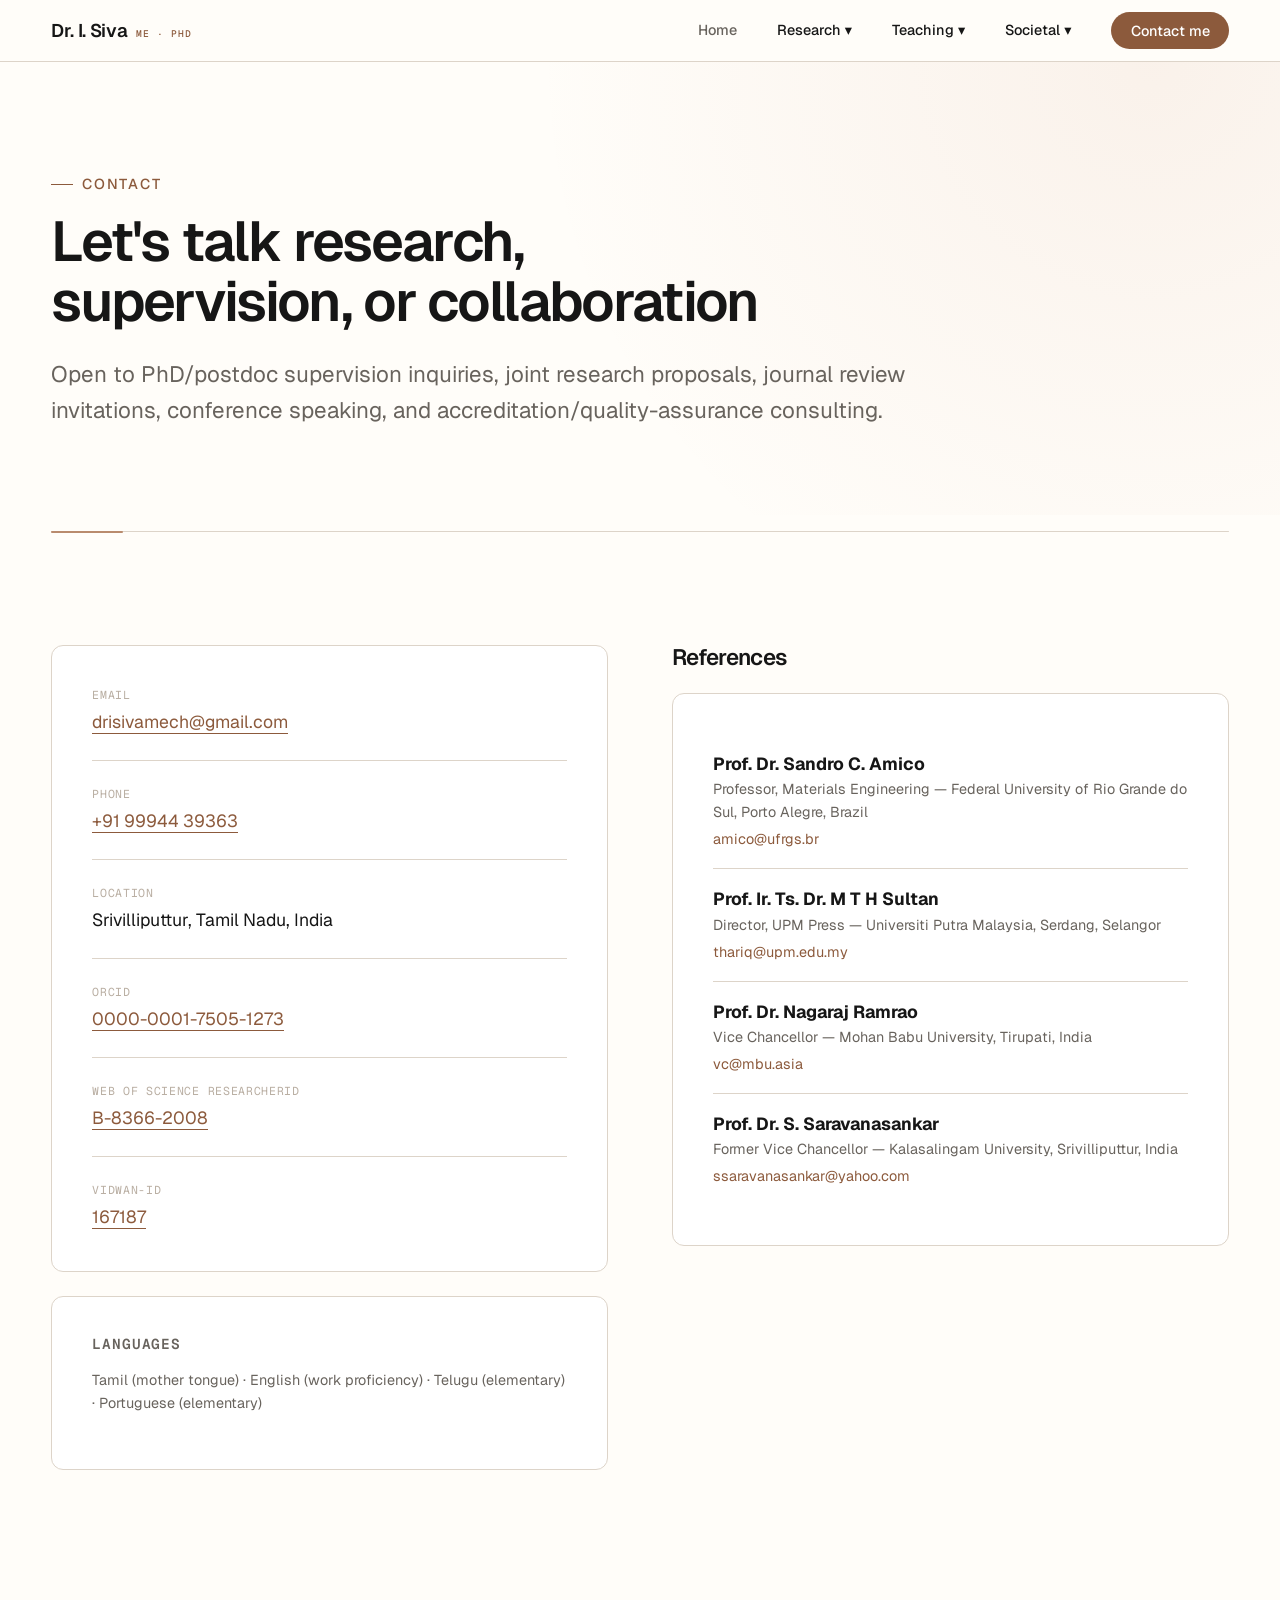
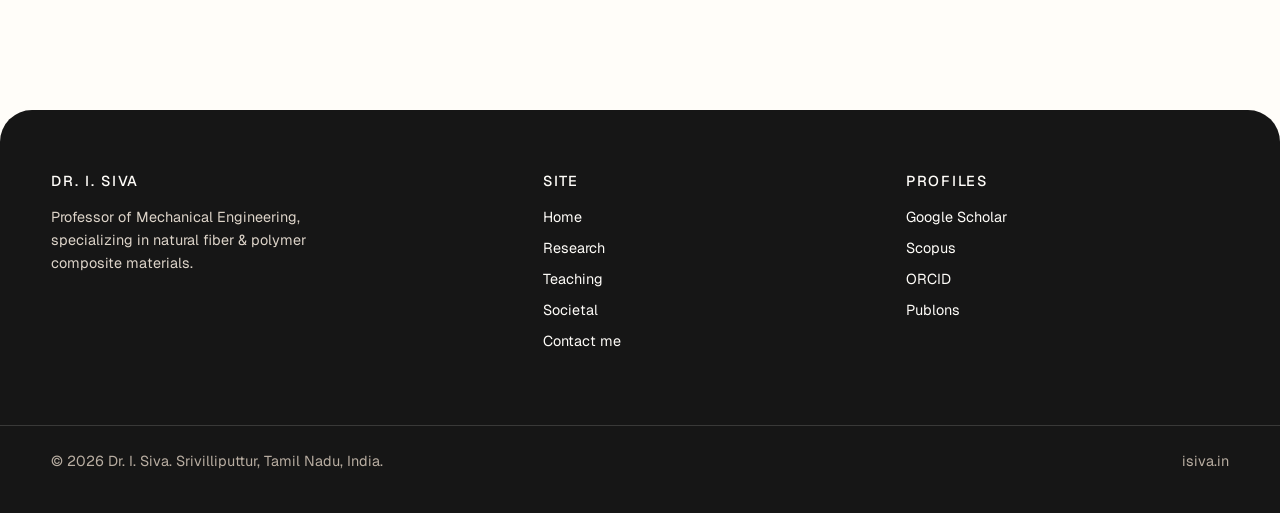
<file: contact.html>
<!DOCTYPE html>
<html lang="en">
<head>
<meta charset="UTF-8">
<meta name="viewport" content="width=device-width, initial-scale=1.0">
<title>Contact — Dr. I. Siva</title>
<meta name="description" content="Get in touch with Dr. I. Siva for research collaboration, PhD supervision, speaking invitations, or general inquiries.">
<link rel="stylesheet" href="css/base.css">
<link rel="stylesheet" href="css/inner.css">
</head>
<body>

<header class="site-header">
  <div class="site-header__inner">
    <a href="index.html" class="brand">Dr. I. Siva <small>ME · PhD</small></a>
    <button class="nav-toggle" aria-expanded="false">Menu</button>
    <ul class="nav-links">
      <li><a href="index.html">Home</a></li>
      <li class="nav-dropdown"><span class="nav-dropdown__label">Research ▾</span>
        <ul class="nav-dropdown__menu">
          <li><a href="research.html">Overview</a></li>
          <li><a href="cv.html">My Self</a></li>
          <li><a href="publications.html">Publications</a></li>
          <li><a href="highlights.html">Highlights</a></li>
          <li><a href="research-direction.html">Pathway</a></li>
        </ul>
      </li>
      <li class="nav-dropdown"><span class="nav-dropdown__label">Teaching ▾</span>
        <ul class="nav-dropdown__menu">
          <li><a href="classroom.html">Classroom</a></li>
          <li><a href="entrepreneurship.html">Entrepreneurship</a></li>
          <li><a href="events.html">Events</a></li>
        </ul>
      </li>
      <li class="nav-dropdown"><span class="nav-dropdown__label">Societal ▾</span>
        <ul class="nav-dropdown__menu">
          <li><a href="obe-portal.html">OBE Training</a></li>
          <li><a href="co-training.html">CO-Training</a></li>
          <li><a href="course-plan.html">Course Plan Generation</a></li>
        </ul>
      </li>
      <li><a href="contact.html" aria-current="page">Contact me</a></li>
    </ul>
  </div>
</header>

<main>

  <section class="page-hero">
    <div class="wrap">
      <p class="eyebrow reveal">Contact</p>
      <h1 class="reveal">Let's talk research, supervision, or collaboration</h1>
      <p class="page-hero__lede reveal">
        Open to PhD/postdoc supervision inquiries, joint research proposals, journal
        review invitations, conference speaking, and accreditation/quality-assurance
        consulting.
      </p>
    </div>
  </section>

  <div class="ply-divider" aria-hidden="true"><span></span><span></span><span></span><span></span></div>

  <section class="section">
    <div class="wrap contact-layout">

      <div class="reveal">
        <div class="contact-card">
          <ul class="contact-list">
            <li>
              <span class="label">Email</span>
              <span class="value"><a href="mailto:drisivamech@gmail.com">drisivamech@gmail.com</a></span>
            </li>
            <li>
              <span class="label">Phone</span>
              <span class="value"><a href="tel:+919994439363">+91 99944 39363</a></span>
            </li>
            <li>
              <span class="label">Location</span>
              <span class="value">Srivilliputtur, Tamil Nadu, India</span>
            </li>
            <li>
              <span class="label">ORCID</span>
              <span class="value"><a href="http://orcid.org/0000-0001-7505-1273" target="_blank" rel="noopener">0000-0001-7505-1273</a></span>
            </li>
            <li>
              <span class="label">Web of Science ResearcherID</span>
              <span class="value"><a href="https://www.webofscience.com/wos/author/record/340320" target="_blank" rel="noopener">B-8366-2008</a></span>
            </li>
            <li>
              <span class="label">Vidwan-ID</span>
              <span class="value"><a href="https://vidwan.inflibnet.ac.in/profile/167187" target="_blank" rel="noopener">167187</a></span>
            </li>
          </ul>
        </div>

        <div class="contact-card" style="margin-top:var(--space-3);">
          <h4 style="font-family:var(--font-mono);font-size:var(--step--1);text-transform:uppercase;letter-spacing:0.06em;color:var(--ink-soft);margin-bottom:var(--space-2);">Languages</h4>
          <p style="color:var(--ink-soft);font-size:var(--step--1);">Tamil (mother tongue) · English (work proficiency) · Telugu (elementary) · Portuguese (elementary)</p>
        </div>
      </div>

      <div class="reveal">
        <h3 style="font-size:var(--step-1);margin-bottom:var(--space-3);">References</h3>
        <div class="contact-card">
          <div class="ref-card">
            <strong>Prof. Dr. Sandro C. Amico</strong>
            <span>Professor, Materials Engineering — Federal University of Rio Grande do Sul, Porto Alegre, Brazil</span>
            <a href="mailto:amico@ufrgs.br">amico@ufrgs.br</a>
          </div>
          <div class="ref-card">
            <strong>Prof. Ir. Ts. Dr. M T H Sultan</strong>
            <span>Director, UPM Press — Universiti Putra Malaysia, Serdang, Selangor</span>
            <a href="mailto:thariq@upm.edu.my">thariq@upm.edu.my</a>
          </div>
          <div class="ref-card">
            <strong>Prof. Dr. Nagaraj Ramrao</strong>
            <span>Vice Chancellor — Mohan Babu University, Tirupati, India</span>
            <a href="mailto:vc@mbu.asia">vc@mbu.asia</a>
          </div>
          <div class="ref-card">
            <strong>Prof. Dr. S. Saravanasankar</strong>
            <span>Former Vice Chancellor — Kalasalingam University, Srivilliputtur, India</span>
            <a href="mailto:ssaravanasankar@yahoo.com">ssaravanasankar@yahoo.com</a>
          </div>
        </div>
      </div>

    </div>
  </section>

</main>

<footer class="site-footer">
  <div class="wrap footer-grid">
    <div>
      <h4>Dr. I. Siva</h4>
      <p style="max-width:32ch;color:var(--thread);font-size:var(--step--1)">Professor of Mechanical Engineering, specializing in natural fiber &amp; polymer composite materials.</p>
    </div>
    <div>
      <h4>Site</h4>
      <ul>
        <li><a href="index.html">Home</a></li>
        <li><a href="research.html">Research</a></li>
        <li><a href="classroom.html">Teaching</a></li>
        <li><a href="obe-portal.html">Societal</a></li>
        <li><a href="contact.html">Contact me</a></li>
      </ul>
    </div>
    <div>
      <h4>Profiles</h4>
      <ul>
        <li><a href="https://scholar.google.co.in/citations?hl=en&user=6A0iRpQAAAAJ" target="_blank" rel="noopener">Google Scholar</a></li>
        <li><a href="https://www.scopus.com/authid/detail.uri?authorId=55091139100" target="_blank" rel="noopener">Scopus</a></li>
        <li><a href="http://orcid.org/0000-0001-7505-1273" target="_blank" rel="noopener">ORCID</a></li>
        <li><a href="https://publons.com/a/1238856/" target="_blank" rel="noopener">Publons</a></li>
      </ul>
    </div>
  </div>
  <div class="wrap footer-bottom">
    <span>© <span id="year"></span> Dr. I. Siva. Srivilliputtur, Tamil Nadu, India.</span>
    <span>isiva.in</span>
  </div>
</footer>

<script src="js/main.js"></script>
<script>document.getElementById('year').textContent = new Date().getFullYear();</script>
</body>
</html>
</file>
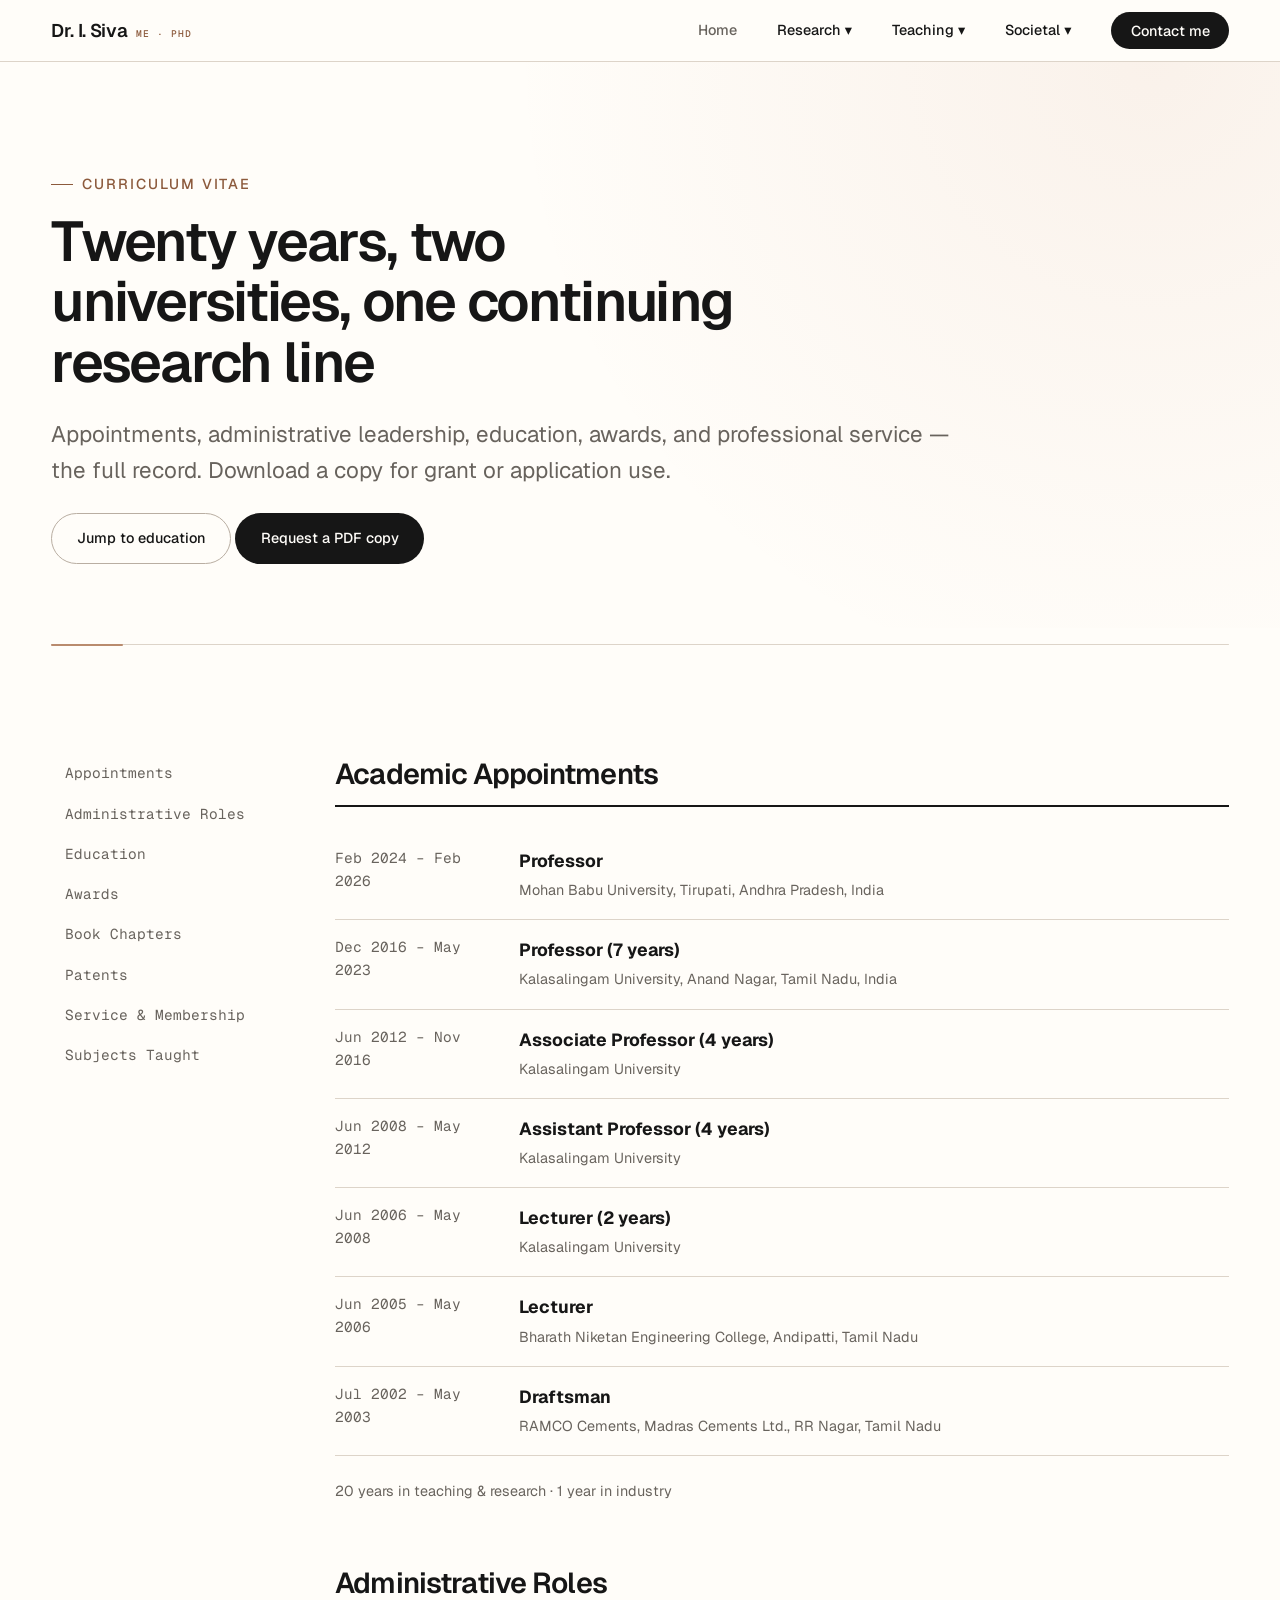
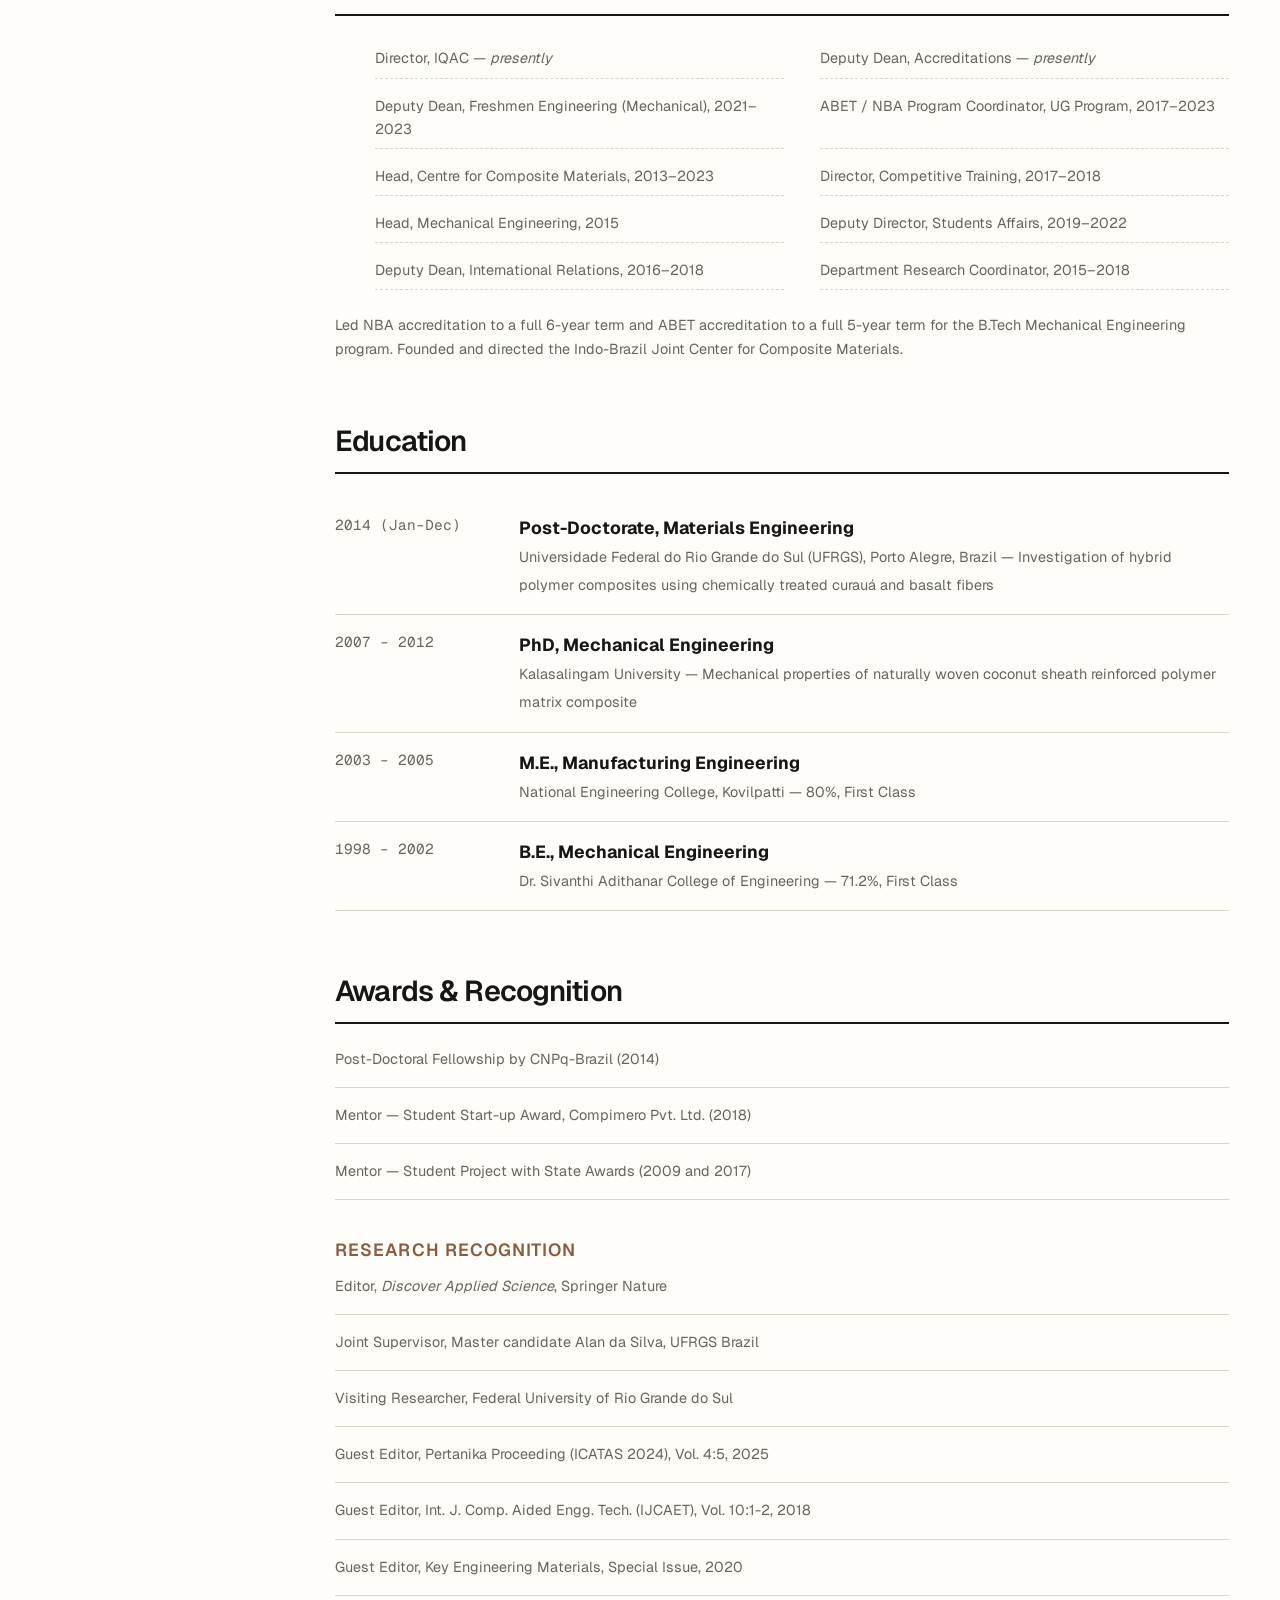
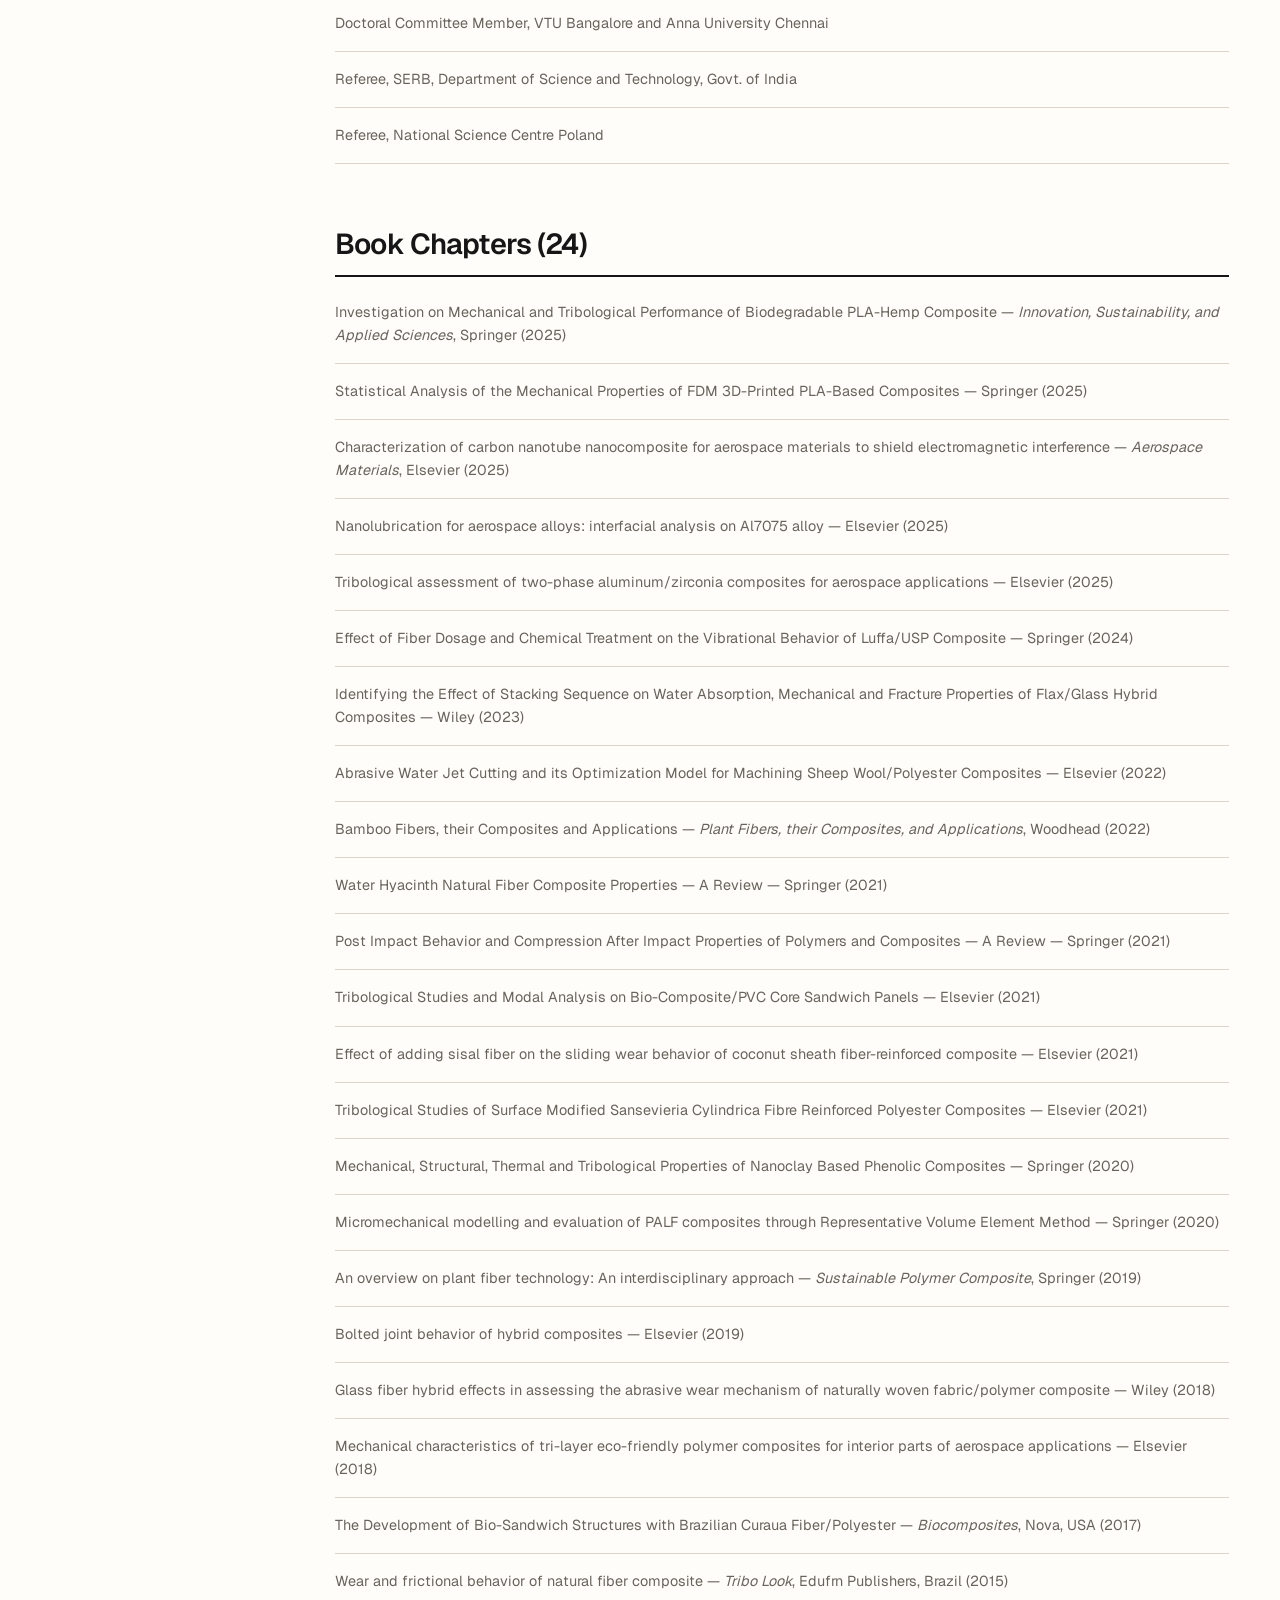
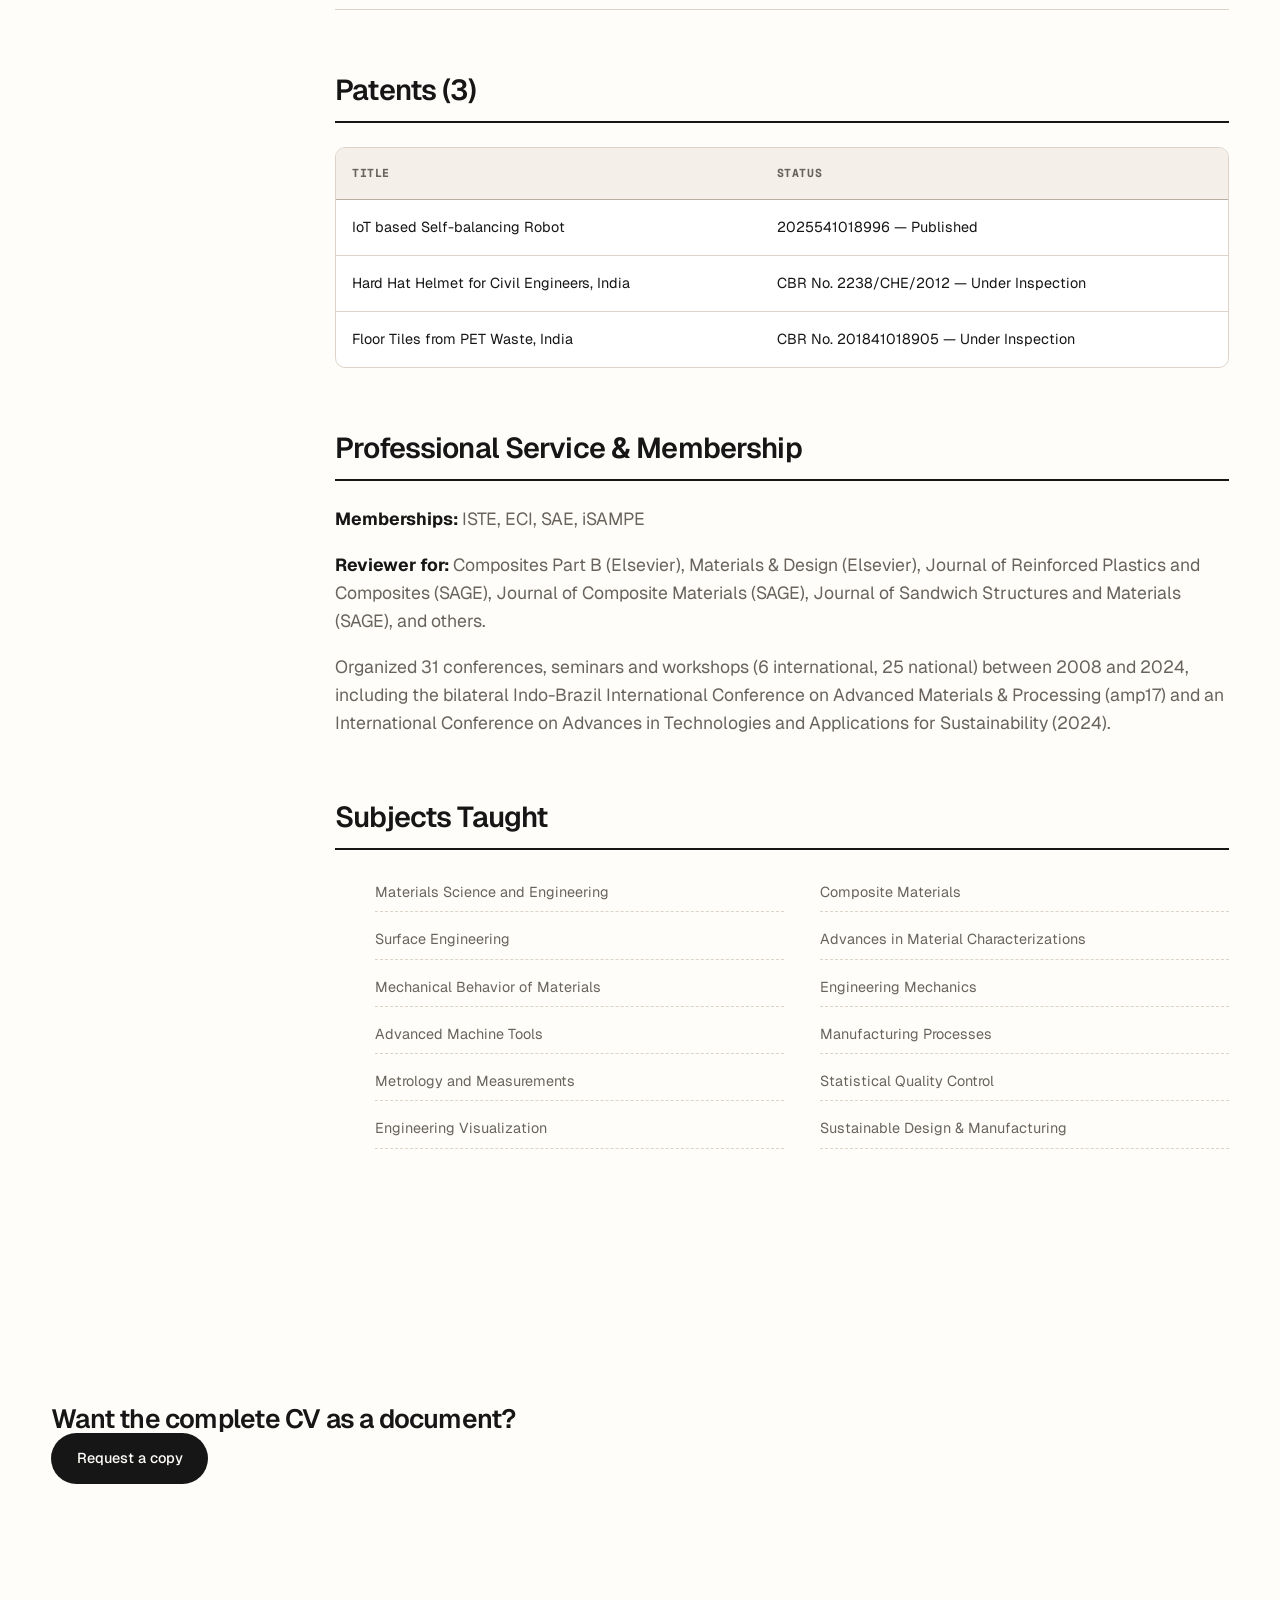
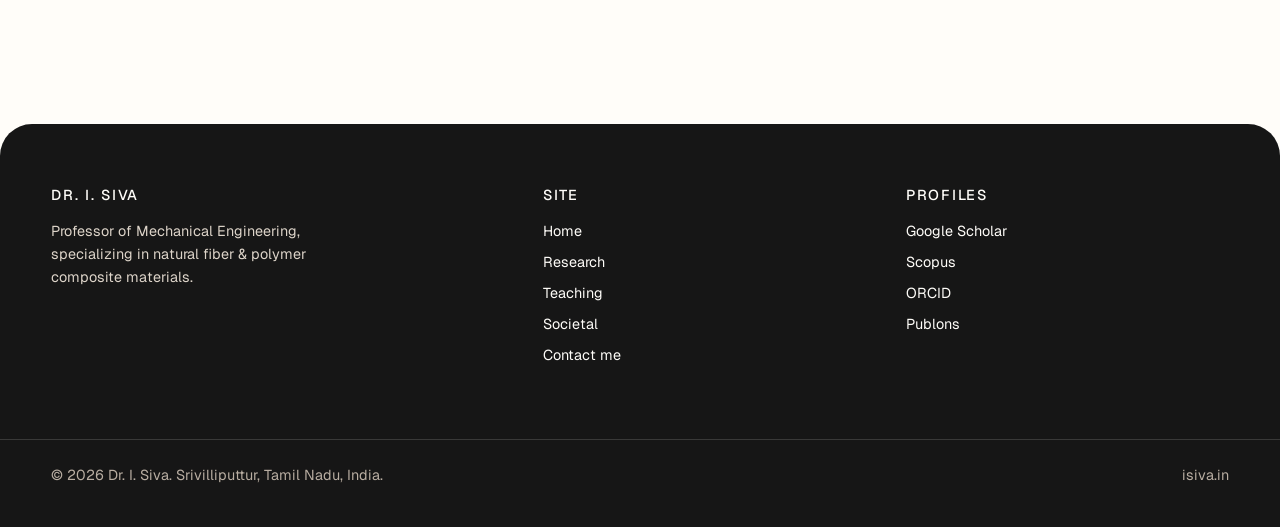
<file: cv.html>
<!DOCTYPE html>
<html lang="en">
<head>
<meta charset="UTF-8">
<meta name="viewport" content="width=device-width, initial-scale=1.0">
<title>CV &amp; Experience — Dr. I. Siva</title>
<meta name="description" content="Full academic CV of Dr. I. Siva: appointments, administrative roles, awards, book chapters, patents, and professional service.">
<link rel="stylesheet" href="css/base.css">
<link rel="stylesheet" href="css/inner.css">
</head>
<body>

<header class="site-header">
  <div class="site-header__inner">
    <a href="index.html" class="brand">Dr. I. Siva <small>ME · PhD</small></a>
    <button class="nav-toggle" aria-expanded="false">Menu</button>
    <ul class="nav-links">
      <li><a href="index.html">Home</a></li>
      <li class="nav-dropdown"><span class="nav-dropdown__label">Research ▾</span>
        <ul class="nav-dropdown__menu">
          <li><a href="research.html">Overview</a></li>
          <li><a href="cv.html" aria-current="page">My Self</a></li>
          <li><a href="publications.html">Publications</a></li>
          <li><a href="highlights.html">Highlights</a></li>
          <li><a href="research-direction.html">Pathway</a></li>
        </ul>
      </li>
      <li class="nav-dropdown"><span class="nav-dropdown__label">Teaching ▾</span>
        <ul class="nav-dropdown__menu">
          <li><a href="classroom.html">Classroom</a></li>
          <li><a href="entrepreneurship.html">Entrepreneurship</a></li>
          <li><a href="events.html">Events</a></li>
        </ul>
      </li>
      <li class="nav-dropdown"><span class="nav-dropdown__label">Societal ▾</span>
        <ul class="nav-dropdown__menu">
          <li><a href="obe-portal.html">OBE Training</a></li>
          <li><a href="co-training.html">CO-Training</a></li>
          <li><a href="course-plan.html">Course Plan Generation</a></li>
        </ul>
      </li>
      <li><a href="contact.html">Contact me</a></li>
    </ul>
  </div>
</header>

<main>

  <section class="page-hero">
    <div class="wrap">
      <p class="eyebrow reveal">Curriculum Vitae</p>
      <h1 class="reveal">Twenty years, two universities, one continuing research line</h1>
      <p class="page-hero__lede reveal">
        Appointments, administrative leadership, education, awards, and professional
        service — the full record. Download a copy for grant or application use.
      </p>
      <div class="hero__actions reveal" style="margin-top:var(--space-3);">
        <a href="cv.html#education" class="btn btn--ghost">Jump to education</a>
        <a href="contact.html" class="btn btn--primary">Request a PDF copy</a>
      </div>
    </div>
  </section>

  <div class="ply-divider" aria-hidden="true"><span></span><span></span><span></span><span></span></div>

  <section class="section">
    <div class="wrap cv-layout">

      <nav class="cv-toc reveal" aria-label="CV sections">
        <a href="#appointments">Appointments</a>
        <a href="#administrative">Administrative Roles</a>
        <a href="#education">Education</a>
        <a href="#awards">Awards</a>
        <a href="#chapters">Book Chapters</a>
        <a href="#patents">Patents</a>
        <a href="#service">Service &amp; Membership</a>
        <a href="#teaching">Subjects Taught</a>
      </nav>

      <div class="cv-content">

        <div class="cv-block reveal" id="appointments">
          <h2>Academic Appointments</h2>
          <div class="timeline-item">
            <div class="timeline-item__when">Feb 2024 – Feb 2026</div>
            <div class="timeline-item__what"><strong>Professor</strong><span>Mohan Babu University, Tirupati, Andhra Pradesh, India</span></div>
          </div>
          <div class="timeline-item">
            <div class="timeline-item__when">Dec 2016 – May 2023</div>
            <div class="timeline-item__what"><strong>Professor (7 years)</strong><span>Kalasalingam University, Anand Nagar, Tamil Nadu, India</span></div>
          </div>
          <div class="timeline-item">
            <div class="timeline-item__when">Jun 2012 – Nov 2016</div>
            <div class="timeline-item__what"><strong>Associate Professor (4 years)</strong><span>Kalasalingam University</span></div>
          </div>
          <div class="timeline-item">
            <div class="timeline-item__when">Jun 2008 – May 2012</div>
            <div class="timeline-item__what"><strong>Assistant Professor (4 years)</strong><span>Kalasalingam University</span></div>
          </div>
          <div class="timeline-item">
            <div class="timeline-item__when">Jun 2006 – May 2008</div>
            <div class="timeline-item__what"><strong>Lecturer (2 years)</strong><span>Kalasalingam University</span></div>
          </div>
          <div class="timeline-item">
            <div class="timeline-item__when">Jun 2005 – May 2006</div>
            <div class="timeline-item__what"><strong>Lecturer</strong><span>Bharath Niketan Engineering College, Andipatti, Tamil Nadu</span></div>
          </div>
          <div class="timeline-item">
            <div class="timeline-item__when">Jul 2002 – May 2003</div>
            <div class="timeline-item__what"><strong>Draftsman</strong><span>RAMCO Cements, Madras Cements Ltd., RR Nagar, Tamil Nadu</span></div>
          </div>
          <p style="margin-top:var(--space-3);color:var(--ink-soft);font-size:var(--step--1);">20 years in teaching &amp; research · 1 year in industry</p>
        </div>

        <div class="cv-block reveal" id="administrative">
          <h2>Administrative Roles</h2>
          <ul class="admin-grid">
            <li>Director, IQAC — <em>presently</em></li>
            <li>Deputy Dean, Accreditations — <em>presently</em></li>
            <li>Deputy Dean, Freshmen Engineering (Mechanical), 2021–2023</li>
            <li>ABET / NBA Program Coordinator, UG Program, 2017–2023</li>
            <li>Head, Centre for Composite Materials, 2013–2023</li>
            <li>Director, Competitive Training, 2017–2018</li>
            <li>Head, Mechanical Engineering, 2015</li>
            <li>Deputy Director, Students Affairs, 2019–2022</li>
            <li>Deputy Dean, International Relations, 2016–2018</li>
            <li>Department Research Coordinator, 2015–2018</li>
          </ul>
          <p style="margin-top:var(--space-3);color:var(--ink-soft);font-size:var(--step--1);">
            Led NBA accreditation to a full 6-year term and ABET accreditation to a full
            5-year term for the B.Tech Mechanical Engineering program. Founded and directed
            the Indo-Brazil Joint Center for Composite Materials.
          </p>
        </div>

        <div class="cv-block reveal" id="education">
          <h2>Education</h2>
          <div class="timeline-item">
            <div class="timeline-item__when">2014 (Jan–Dec)</div>
            <div class="timeline-item__what"><strong>Post-Doctorate, Materials Engineering</strong><span>Universidade Federal do Rio Grande do Sul (UFRGS), Porto Alegre, Brazil — Investigation of hybrid polymer composites using chemically treated curauá and basalt fibers</span></div>
          </div>
          <div class="timeline-item">
            <div class="timeline-item__when">2007 – 2012</div>
            <div class="timeline-item__what"><strong>PhD, Mechanical Engineering</strong><span>Kalasalingam University — Mechanical properties of naturally woven coconut sheath reinforced polymer matrix composite</span></div>
          </div>
          <div class="timeline-item">
            <div class="timeline-item__when">2003 – 2005</div>
            <div class="timeline-item__what"><strong>M.E., Manufacturing Engineering</strong><span>National Engineering College, Kovilpatti — 80%, First Class</span></div>
          </div>
          <div class="timeline-item">
            <div class="timeline-item__when">1998 – 2002</div>
            <div class="timeline-item__what"><strong>B.E., Mechanical Engineering</strong><span>Dr. Sivanthi Adithanar College of Engineering — 71.2%, First Class</span></div>
          </div>
        </div>

        <div class="cv-block reveal" id="awards">
          <h2>Awards &amp; Recognition</h2>
          <ul class="grad-list" style="gap:var(--space-2);">
            <li>Post-Doctoral Fellowship by CNPq-Brazil (2014)</li>
            <li>Mentor — Student Start-up Award, Compimero Pvt. Ltd. (2018)</li>
            <li>Mentor — Student Project with State Awards (2009 and 2017)</li>
          </ul>
          <h3 style="margin-top:var(--space-4);font-size:var(--step-0);font-family:var(--font-body);text-transform:uppercase;letter-spacing:0.06em;color:var(--resin-deep);">Research Recognition</h3>
          <ul class="grad-list" style="gap:var(--space-2);margin-top:var(--space-2);">
            <li>Editor, <em>Discover Applied Science</em>, Springer Nature</li>
            <li>Joint Supervisor, Master candidate Alan da Silva, UFRGS Brazil</li>
            <li>Visiting Researcher, Federal University of Rio Grande do Sul</li>
            <li>Guest Editor, Pertanika Proceeding (ICATAS 2024), Vol. 4:5, 2025</li>
            <li>Guest Editor, Int. J. Comp. Aided Engg. Tech. (IJCAET), Vol. 10:1-2, 2018</li>
            <li>Guest Editor, Key Engineering Materials, Special Issue, 2020</li>
            <li>Doctoral Committee Member, VTU Bangalore and Anna University Chennai</li>
            <li>Referee, SERB, Department of Science and Technology, Govt. of India</li>
            <li>Referee, National Science Centre Poland</li>
          </ul>
        </div>

        <div class="cv-block reveal" id="chapters">
          <h2>Book Chapters (24)</h2>
          <ul class="grad-list" style="gap:var(--space-2);">
            <li>Investigation on Mechanical and Tribological Performance of Biodegradable PLA-Hemp Composite — <em>Innovation, Sustainability, and Applied Sciences</em>, Springer (2025)</li>
            <li>Statistical Analysis of the Mechanical Properties of FDM 3D-Printed PLA-Based Composites — Springer (2025)</li>
            <li>Characterization of carbon nanotube nanocomposite for aerospace materials to shield electromagnetic interference — <em>Aerospace Materials</em>, Elsevier (2025)</li>
            <li>Nanolubrication for aerospace alloys: interfacial analysis on Al7075 alloy — Elsevier (2025)</li>
            <li>Tribological assessment of two-phase aluminum/zirconia composites for aerospace applications — Elsevier (2025)</li>
            <li>Effect of Fiber Dosage and Chemical Treatment on the Vibrational Behavior of Luffa/USP Composite — Springer (2024)</li>
            <li>Identifying the Effect of Stacking Sequence on Water Absorption, Mechanical and Fracture Properties of Flax/Glass Hybrid Composites — Wiley (2023)</li>
            <li>Abrasive Water Jet Cutting and its Optimization Model for Machining Sheep Wool/Polyester Composites — Elsevier (2022)</li>
            <li>Bamboo Fibers, their Composites and Applications — <em>Plant Fibers, their Composites, and Applications</em>, Woodhead (2022)</li>
            <li>Water Hyacinth Natural Fiber Composite Properties — A Review — Springer (2021)</li>
            <li>Post Impact Behavior and Compression After Impact Properties of Polymers and Composites — A Review — Springer (2021)</li>
            <li>Tribological Studies and Modal Analysis on Bio-Composite/PVC Core Sandwich Panels — Elsevier (2021)</li>
            <li>Effect of adding sisal fiber on the sliding wear behavior of coconut sheath fiber-reinforced composite — Elsevier (2021)</li>
            <li>Tribological Studies of Surface Modified Sansevieria Cylindrica Fibre Reinforced Polyester Composites — Elsevier (2021)</li>
            <li>Mechanical, Structural, Thermal and Tribological Properties of Nanoclay Based Phenolic Composites — Springer (2020)</li>
            <li>Micromechanical modelling and evaluation of PALF composites through Representative Volume Element Method — Springer (2020)</li>
            <li>An overview on plant fiber technology: An interdisciplinary approach — <em>Sustainable Polymer Composite</em>, Springer (2019)</li>
            <li>Bolted joint behavior of hybrid composites — Elsevier (2019)</li>
            <li>Glass fiber hybrid effects in assessing the abrasive wear mechanism of naturally woven fabric/polymer composite — Wiley (2018)</li>
            <li>Mechanical characteristics of tri-layer eco-friendly polymer composites for interior parts of aerospace applications — Elsevier (2018)</li>
            <li>The Development of Bio-Sandwich Structures with Brazilian Curaua Fiber/Polyester — <em>Biocomposites</em>, Nova, USA (2017)</li>
            <li>Wear and frictional behavior of natural fiber composite — <em>Tribo Look</em>, Edufrn Publishers, Brazil (2015)</li>
          </ul>
        </div>

        <div class="cv-block reveal" id="patents">
          <h2>Patents (3)</h2>
          <div class="table-wrap">
            <table class="data-table">
              <thead><tr><th>Title</th><th>Status</th></tr></thead>
              <tbody>
                <tr><td>IoT based Self-balancing Robot</td><td>2025541018996 — Published</td></tr>
                <tr><td>Hard Hat Helmet for Civil Engineers, India</td><td>CBR No. 2238/CHE/2012 — Under Inspection</td></tr>
                <tr><td>Floor Tiles from PET Waste, India</td><td>CBR No. 201841018905 — Under Inspection</td></tr>
              </tbody>
            </table>
          </div>
        </div>

        <div class="cv-block reveal" id="service">
          <h2>Professional Service &amp; Membership</h2>
          <p style="color:var(--ink-soft);">
            <strong style="color:var(--ink);">Memberships:</strong> ISTE, ECI, SAE, iSAMPE
          </p>
          <p style="color:var(--ink-soft);margin-top:var(--space-2);">
            <strong style="color:var(--ink);">Reviewer for:</strong> Composites Part B (Elsevier), Materials &amp; Design (Elsevier),
            Journal of Reinforced Plastics and Composites (SAGE), Journal of Composite Materials (SAGE),
            Journal of Sandwich Structures and Materials (SAGE), and others.
          </p>
          <p style="color:var(--ink-soft);margin-top:var(--space-2);">
            Organized 31 conferences, seminars and workshops (6 international, 25 national)
            between 2008 and 2024, including the bilateral Indo-Brazil International Conference
            on Advanced Materials &amp; Processing (amp17) and an International Conference on
            Advances in Technologies and Applications for Sustainability (2024).
          </p>
        </div>

        <div class="cv-block reveal" id="teaching">
          <h2>Subjects Taught</h2>
          <ul class="admin-grid">
            <li>Materials Science and Engineering</li>
            <li>Composite Materials</li>
            <li>Surface Engineering</li>
            <li>Advances in Material Characterizations</li>
            <li>Mechanical Behavior of Materials</li>
            <li>Engineering Mechanics</li>
            <li>Advanced Machine Tools</li>
            <li>Manufacturing Processes</li>
            <li>Metrology and Measurements</li>
            <li>Statistical Quality Control</li>
            <li>Engineering Visualization</li>
            <li>Sustainable Design &amp; Manufacturing</li>
          </ul>
        </div>

      </div>
    </div>
  </section>

  <section class="section cta-section">
    <div class="wrap cta-section__inner reveal">
      <h2>Want the complete CV as a document?</h2>
      <a href="contact.html" class="btn btn--primary">Request a copy</a>
    </div>
  </section>

</main>

<footer class="site-footer">
  <div class="wrap footer-grid">
    <div>
      <h4>Dr. I. Siva</h4>
      <p style="max-width:32ch;color:var(--thread);font-size:var(--step--1)">Professor of Mechanical Engineering, specializing in natural fiber &amp; polymer composite materials.</p>
    </div>
    <div>
      <h4>Site</h4>
      <ul>
        <li><a href="index.html">Home</a></li>
        <li><a href="research.html">Research</a></li>
        <li><a href="classroom.html">Teaching</a></li>
        <li><a href="obe-portal.html">Societal</a></li>
        <li><a href="contact.html">Contact me</a></li>
      </ul>
    </div>
    <div>
      <h4>Profiles</h4>
      <ul>
        <li><a href="https://scholar.google.co.in/citations?hl=en&user=6A0iRpQAAAAJ" target="_blank" rel="noopener">Google Scholar</a></li>
        <li><a href="https://www.scopus.com/authid/detail.uri?authorId=55091139100" target="_blank" rel="noopener">Scopus</a></li>
        <li><a href="http://orcid.org/0000-0001-7505-1273" target="_blank" rel="noopener">ORCID</a></li>
        <li><a href="https://publons.com/a/1238856/" target="_blank" rel="noopener">Publons</a></li>
      </ul>
    </div>
  </div>
  <div class="wrap footer-bottom">
    <span>© <span id="year"></span> Dr. I. Siva. Srivilliputtur, Tamil Nadu, India.</span>
    <span>isiva.in</span>
  </div>
</footer>

<script src="js/main.js"></script>
<script>document.getElementById('year').textContent = new Date().getFullYear();</script>
</body>
</html>
</file>
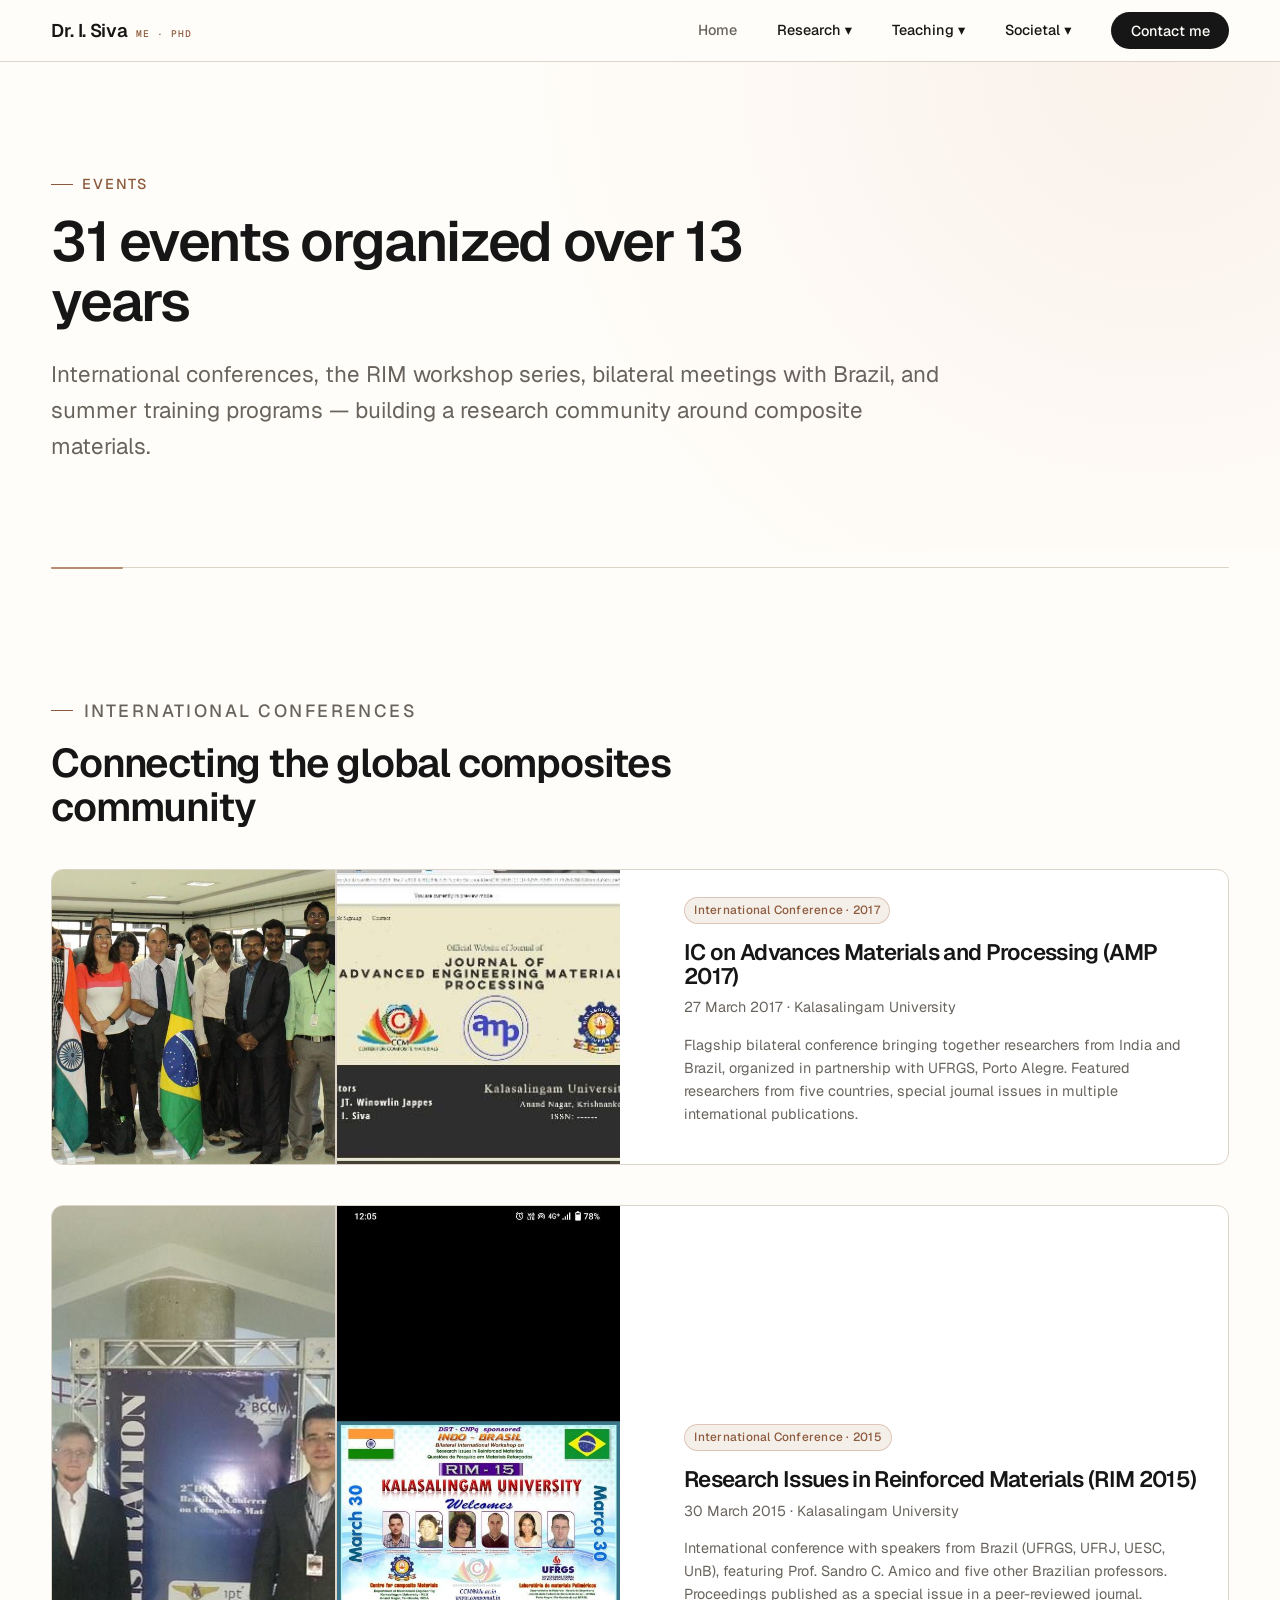
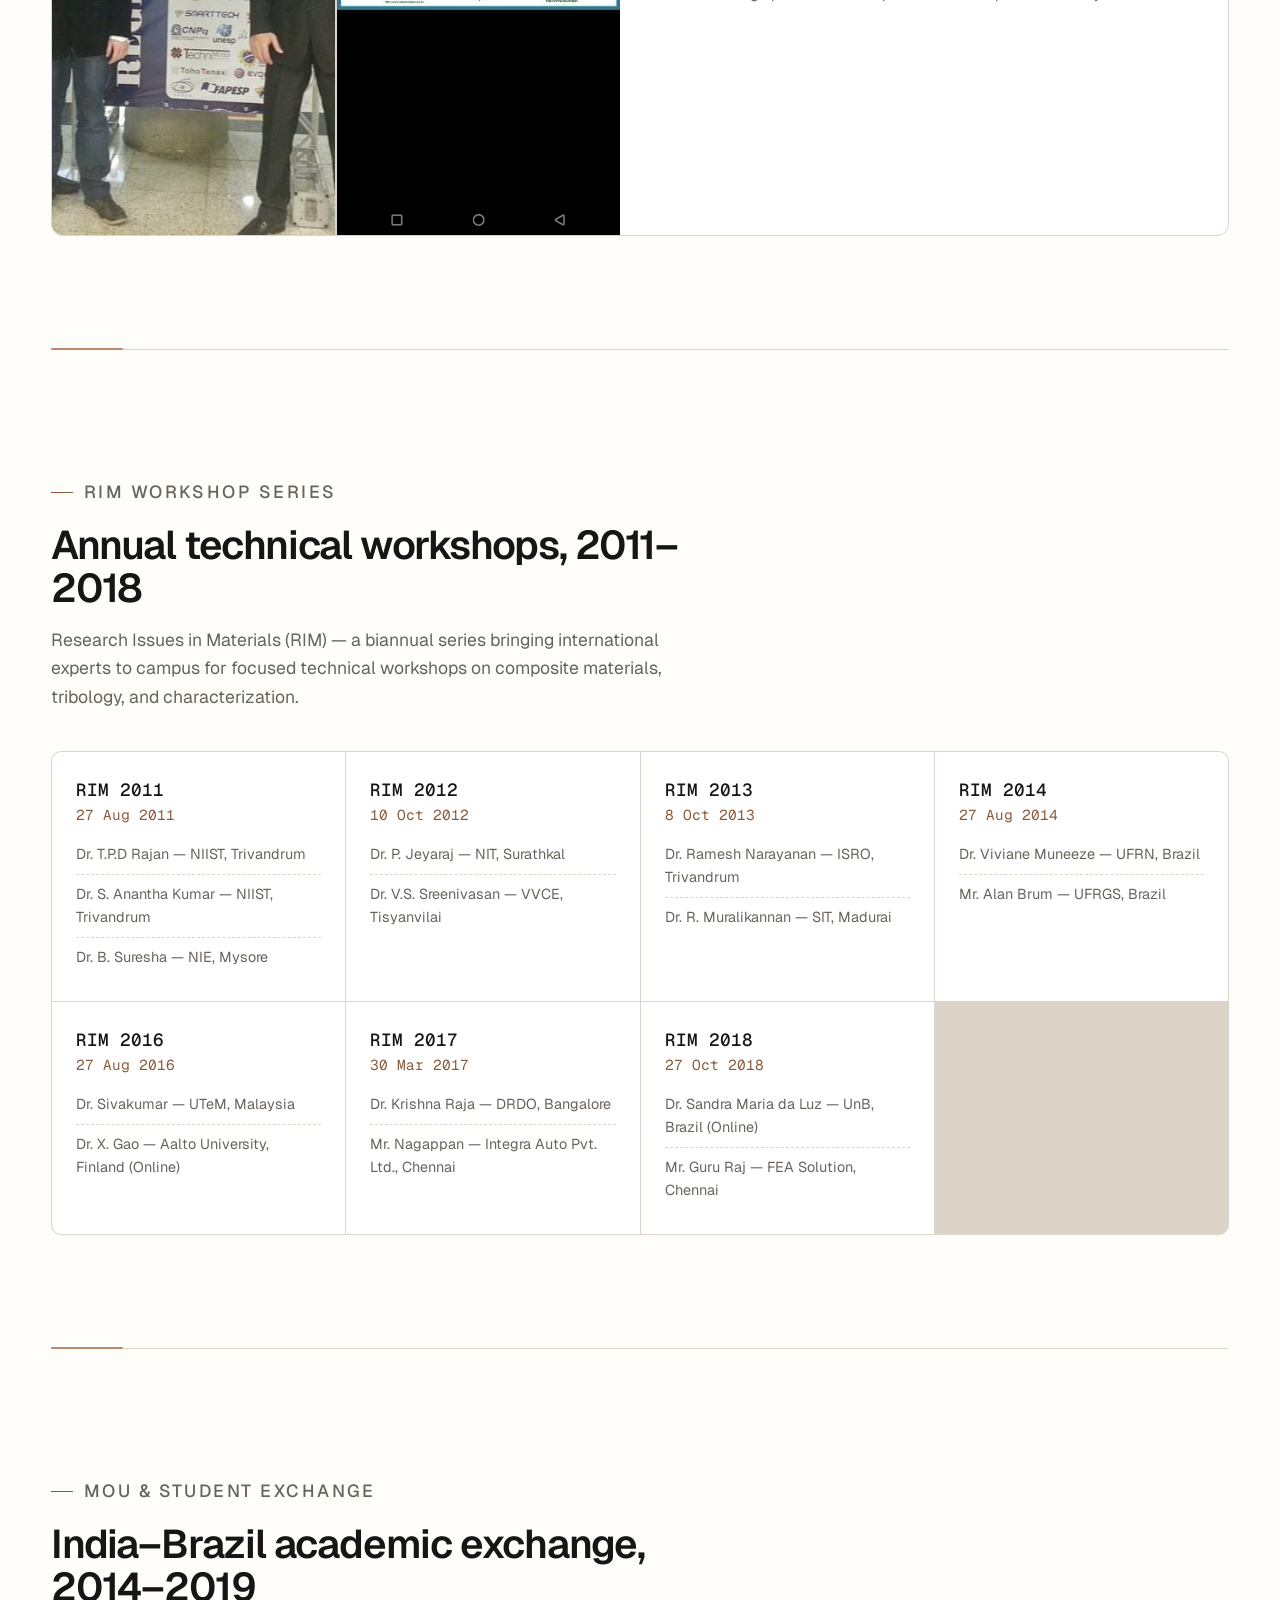
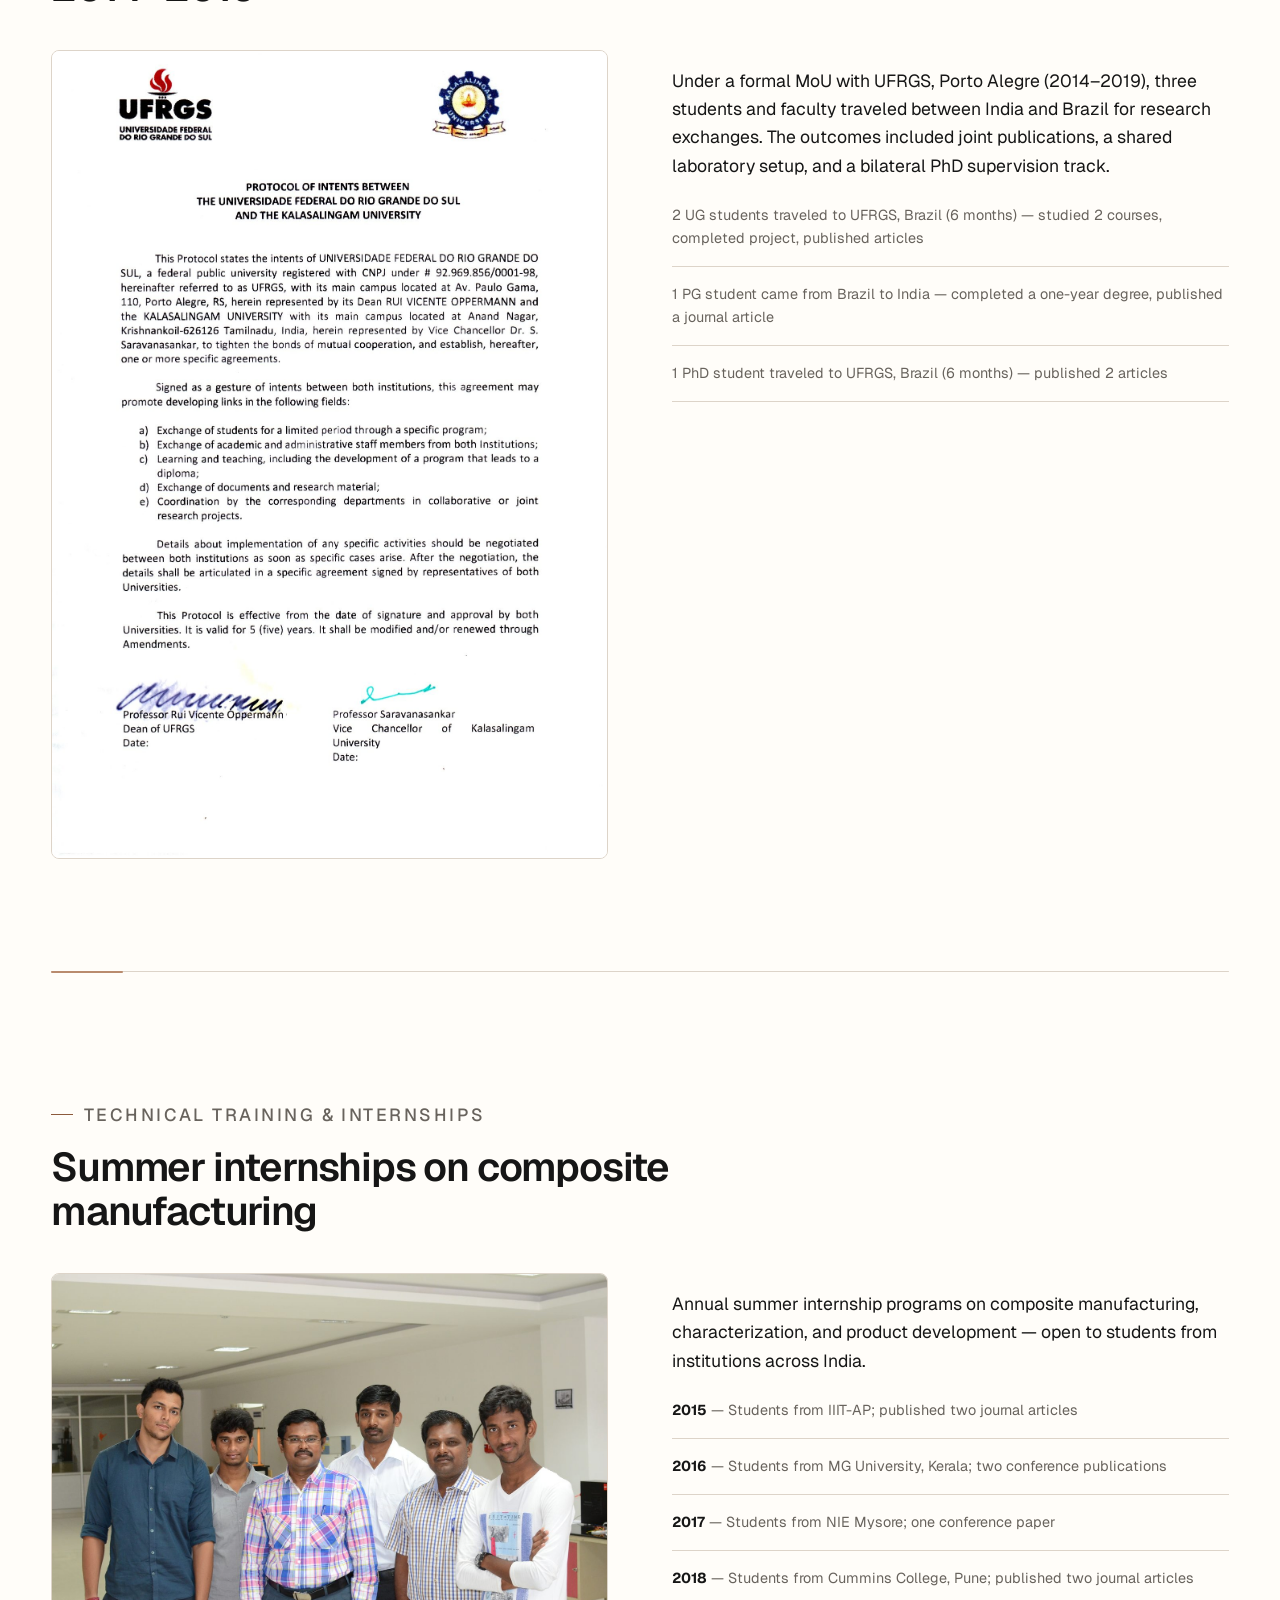
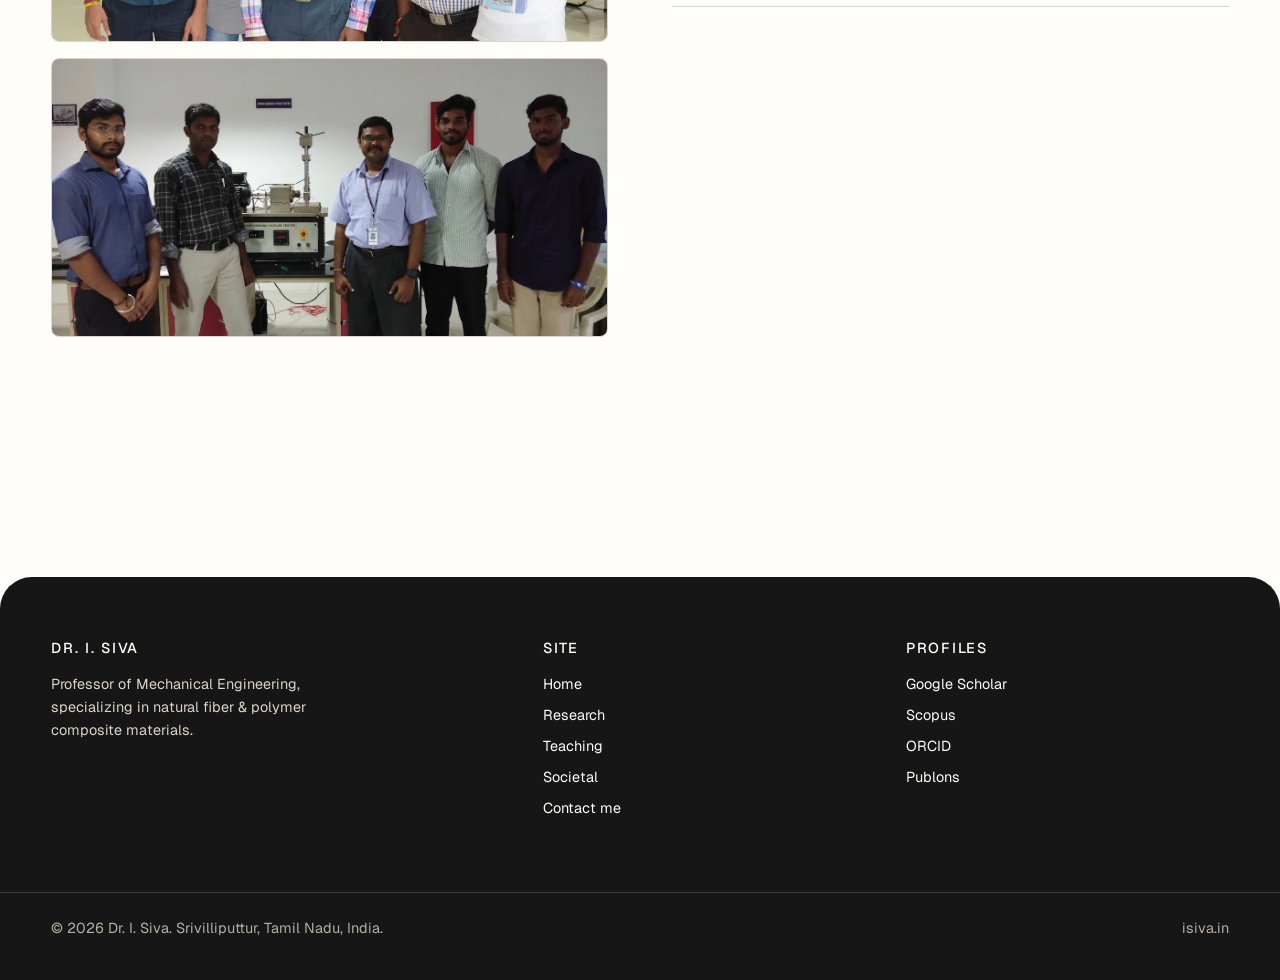
<file: events.html>
<!DOCTYPE html>
<html lang="en">
<head>
<meta charset="UTF-8">
<meta name="viewport" content="width=device-width, initial-scale=1.0">
<title>Events — Dr. I. Siva</title>
<meta name="description" content="Research events, international conferences, RIM workshops, and technical training programs organized by Dr. I. Siva since 2011.">
<link rel="stylesheet" href="css/base.css">
<link rel="stylesheet" href="css/inner.css">
<link rel="stylesheet" href="css/subpages.css">
</head>
<body>
<header class="site-header">
  <div class="site-header__inner">
    <a href="index.html" class="brand">Dr. I. Siva <small>ME · PhD</small></a>
    <button class="nav-toggle" aria-expanded="false">Menu</button>
    <ul class="nav-links">
      <li><a href="index.html">Home</a></li>
      <li class="nav-dropdown"><span class="nav-dropdown__label">Research ▾</span>
        <ul class="nav-dropdown__menu">
          <li><a href="research.html">Overview</a></li>
          <li><a href="cv.html">My Self</a></li>
          <li><a href="publications.html">Publications</a></li>
          <li><a href="highlights.html">Highlights</a></li>
          <li><a href="research-direction.html">Pathway</a></li>
        </ul>
      </li>
      <li class="nav-dropdown"><span class="nav-dropdown__label">Teaching ▾</span>
        <ul class="nav-dropdown__menu">
          <li><a href="classroom.html">Classroom</a></li>
          <li><a href="entrepreneurship.html">Entrepreneurship</a></li>
          <li><a href="events.html" aria-current="page">Events</a></li>
        </ul>
      </li>
      <li class="nav-dropdown"><span class="nav-dropdown__label">Societal ▾</span>
        <ul class="nav-dropdown__menu">
          <li><a href="obe-portal.html">OBE Training</a></li>
          <li><a href="co-training.html">CO-Training</a></li>
          <li><a href="course-plan.html">Course Plan Generation</a></li>
        </ul>
      </li>
      <li><a href="contact.html">Contact me</a></li>
    </ul>
  </div>
</header>

<main>
  <section class="page-hero">
    <div class="wrap">
      <p class="eyebrow reveal">Events</p>
      <h1 class="reveal">31 events organized over 13 years</h1>
      <p class="page-hero__lede reveal">International conferences, the RIM workshop series, bilateral meetings with Brazil, and summer training programs — building a research community around composite materials.</p>
    </div>
  </section>

  <div class="ply-divider" aria-hidden="true"><span></span><span></span><span></span><span></span></div>

  <!-- INTERNATIONAL CONFERENCES -->
  <section class="section">
    <div class="wrap">
      <div class="section-head reveal">
        <p class="eyebrow">International Conferences</p>
        <h2>Connecting the global composites community</h2>
      </div>

      <div class="event-featured reveal">
        <div class="event-featured__imgs">
          <img src="assets/image150.jpg" alt="IC on Advances Materials and Processing 2017 group photo" loading="lazy">
          <img src="assets/image155.jpg" alt="International Conference special issue" loading="lazy">
        </div>
        <div class="event-featured__content">
          <span class="tag tag--resin">International Conference · 2017</span>
          <h3>IC on Advances Materials and Processing (AMP 2017)</h3>
          <p>27 March 2017 · Kalasalingam University</p>
          <p>Flagship bilateral conference bringing together researchers from India and Brazil, organized in partnership with UFRGS, Porto Alegre. Featured researchers from five countries, special journal issues in multiple international publications.</p>
        </div>
      </div>

      <div class="event-featured reveal" style="margin-top:var(--space-4);">
        <div class="event-featured__imgs">
          <img src="assets/image151.jpg" alt="Research Issues in Reinforced Materials 2015" loading="lazy">
          <img src="assets/image149.jpg" alt="Conference proceedings" loading="lazy">
        </div>
        <div class="event-featured__content">
          <span class="tag tag--resin">International Conference · 2015</span>
          <h3>Research Issues in Reinforced Materials (RIM 2015)</h3>
          <p>30 March 2015 · Kalasalingam University</p>
          <p>International conference with speakers from Brazil (UFRGS, UFRJ, UESC, UnB), featuring Prof. Sandro C. Amico and five other Brazilian professors. Proceedings published as a special issue in a peer-reviewed journal.</p>
        </div>
      </div>
    </div>
  </section>

  <div class="ply-divider" aria-hidden="true"><span></span><span></span><span></span><span></span></div>

  <!-- RIM WORKSHOPS -->
  <section class="section">
    <div class="wrap">
      <div class="section-head reveal">
        <p class="eyebrow">RIM Workshop Series</p>
        <h2>Annual technical workshops, 2011–2018</h2>
        <p>Research Issues in Materials (RIM) — a biannual series bringing international experts to campus for focused technical workshops on composite materials, tribology, and characterization.</p>
      </div>

      <div class="rim-grid reveal">
        <div class="rim-card">
          <div class="rim-card__year">RIM 2011</div>
          <div class="rim-card__date">27 Aug 2011</div>
          <ul>
            <li>Dr. T.P.D Rajan — NIIST, Trivandrum</li>
            <li>Dr. S. Anantha Kumar — NIIST, Trivandrum</li>
            <li>Dr. B. Suresha — NIE, Mysore</li>
          </ul>
        </div>
        <div class="rim-card">
          <div class="rim-card__year">RIM 2012</div>
          <div class="rim-card__date">10 Oct 2012</div>
          <ul>
            <li>Dr. P. Jeyaraj — NIT, Surathkal</li>
            <li>Dr. V.S. Sreenivasan — VVCE, Tisyanvilai</li>
          </ul>
        </div>
        <div class="rim-card">
          <div class="rim-card__year">RIM 2013</div>
          <div class="rim-card__date">8 Oct 2013</div>
          <ul>
            <li>Dr. Ramesh Narayanan — ISRO, Trivandrum</li>
            <li>Dr. R. Muralikannan — SIT, Madurai</li>
          </ul>
        </div>
        <div class="rim-card">
          <div class="rim-card__year">RIM 2014</div>
          <div class="rim-card__date">27 Aug 2014</div>
          <ul>
            <li>Dr. Viviane Muneeze — UFRN, Brazil</li>
            <li>Mr. Alan Brum — UFRGS, Brazil</li>
          </ul>
        </div>
        <div class="rim-card">
          <div class="rim-card__year">RIM 2016</div>
          <div class="rim-card__date">27 Aug 2016</div>
          <ul>
            <li>Dr. Sivakumar — UTeM, Malaysia</li>
            <li>Dr. X. Gao — Aalto University, Finland (Online)</li>
          </ul>
        </div>
        <div class="rim-card">
          <div class="rim-card__year">RIM 2017</div>
          <div class="rim-card__date">30 Mar 2017</div>
          <ul>
            <li>Dr. Krishna Raja — DRDO, Bangalore</li>
            <li>Mr. Nagappan — Integra Auto Pvt. Ltd., Chennai</li>
          </ul>
        </div>
        <div class="rim-card">
          <div class="rim-card__year">RIM 2018</div>
          <div class="rim-card__date">27 Oct 2018</div>
          <ul>
            <li>Dr. Sandra Maria da Luz — UnB, Brazil (Online)</li>
            <li>Mr. Guru Raj — FEA Solution, Chennai</li>
          </ul>
        </div>
      </div>
    </div>
  </section>

  <div class="ply-divider" aria-hidden="true"><span></span><span></span><span></span><span></span></div>

  <!-- MOU & STUDENT EXCHANGE -->
  <section class="section">
    <div class="wrap">
      <div class="section-head reveal">
        <p class="eyebrow">MoU &amp; Student Exchange</p>
        <h2>India–Brazil academic exchange, 2014–2019</h2>
      </div>
      <div class="two-col reveal">
        <div>
          <img src="assets/image3.jpg" alt="MoU with UFRGS Brazil" loading="lazy" class="section-img">
        </div>
        <div>
          <p>Under a formal MoU with UFRGS, Porto Alegre (2014–2019), three students and faculty traveled between India and Brazil for research exchanges. The outcomes included joint publications, a shared laboratory setup, and a bilateral PhD supervision track.</p>
          <ul class="grad-list" style="margin-top:var(--space-3);">
            <li>2 UG students traveled to UFRGS, Brazil (6 months) — studied 2 courses, completed project, published articles</li>
            <li>1 PG student came from Brazil to India — completed a one-year degree, published a journal article</li>
            <li>1 PhD student traveled to UFRGS, Brazil (6 months) — published 2 articles</li>
          </ul>
        </div>
      </div>
    </div>
  </section>

  <div class="ply-divider" aria-hidden="true"><span></span><span></span><span></span><span></span></div>

  <!-- SUMMER INTERNSHIPS -->
  <section class="section">
    <div class="wrap">
      <div class="section-head reveal">
        <p class="eyebrow">Technical Training &amp; Internships</p>
        <h2>Summer internships on composite manufacturing</h2>
      </div>
      <div class="two-col reveal">
        <div>
          <img src="assets/image173.jpg" alt="Summer internship training" loading="lazy" class="section-img">
          <img src="assets/image172.jpg" alt="Internship participants" loading="lazy" class="section-img" style="margin-top:var(--space-2);">
        </div>
        <div>
          <p>Annual summer internship programs on composite manufacturing, characterization, and product development — open to students from institutions across India.</p>
          <ul class="grad-list" style="margin-top:var(--space-3);">
            <li><strong>2015</strong> — Students from IIIT-AP; published two journal articles</li>
            <li><strong>2016</strong> — Students from MG University, Kerala; two conference publications</li>
            <li><strong>2017</strong> — Students from NIE Mysore; one conference paper</li>
            <li><strong>2018</strong> — Students from Cummins College, Pune; published two journal articles</li>
          </ul>
        </div>
      </div>
    </div>
  </section>

</main>

<footer class="site-footer">
  <div class="wrap footer-grid">
    <div>
      <h4>Dr. I. Siva</h4>
      <p style="max-width:32ch;color:var(--thread);font-size:var(--step--1)">Professor of Mechanical Engineering, specializing in natural fiber &amp; polymer composite materials.</p>
    </div>
    <div>
      <h4>Site</h4>
      <ul>
        <li><a href="index.html">Home</a></li>
        <li><a href="research.html">Research</a></li>
        <li><a href="classroom.html">Teaching</a></li>
        <li><a href="obe-portal.html">Societal</a></li>
        <li><a href="contact.html">Contact me</a></li>
      </ul>
    </div>
    <div>
      <h4>Profiles</h4>
      <ul>
        <li><a href="https://scholar.google.co.in/citations?hl=en&user=6A0iRpQAAAAJ" target="_blank" rel="noopener">Google Scholar</a></li>
        <li><a href="https://www.scopus.com/authid/detail.uri?authorId=55091139100" target="_blank" rel="noopener">Scopus</a></li>
        <li><a href="http://orcid.org/0000-0001-7505-1273" target="_blank" rel="noopener">ORCID</a></li>
        <li><a href="https://publons.com/a/1238856/" target="_blank" rel="noopener">Publons</a></li>
      </ul>
    </div>
  </div>
  <div class="wrap footer-bottom">
    <span>© <span id="year"></span> Dr. I. Siva. Srivilliputtur, Tamil Nadu, India.</span>
    <span>isiva.in</span>
  </div>
</footer>
<script src="js/main.js"></script>
<script>document.getElementById('year').textContent = new Date().getFullYear();</script>
</body>
</html>
</file>
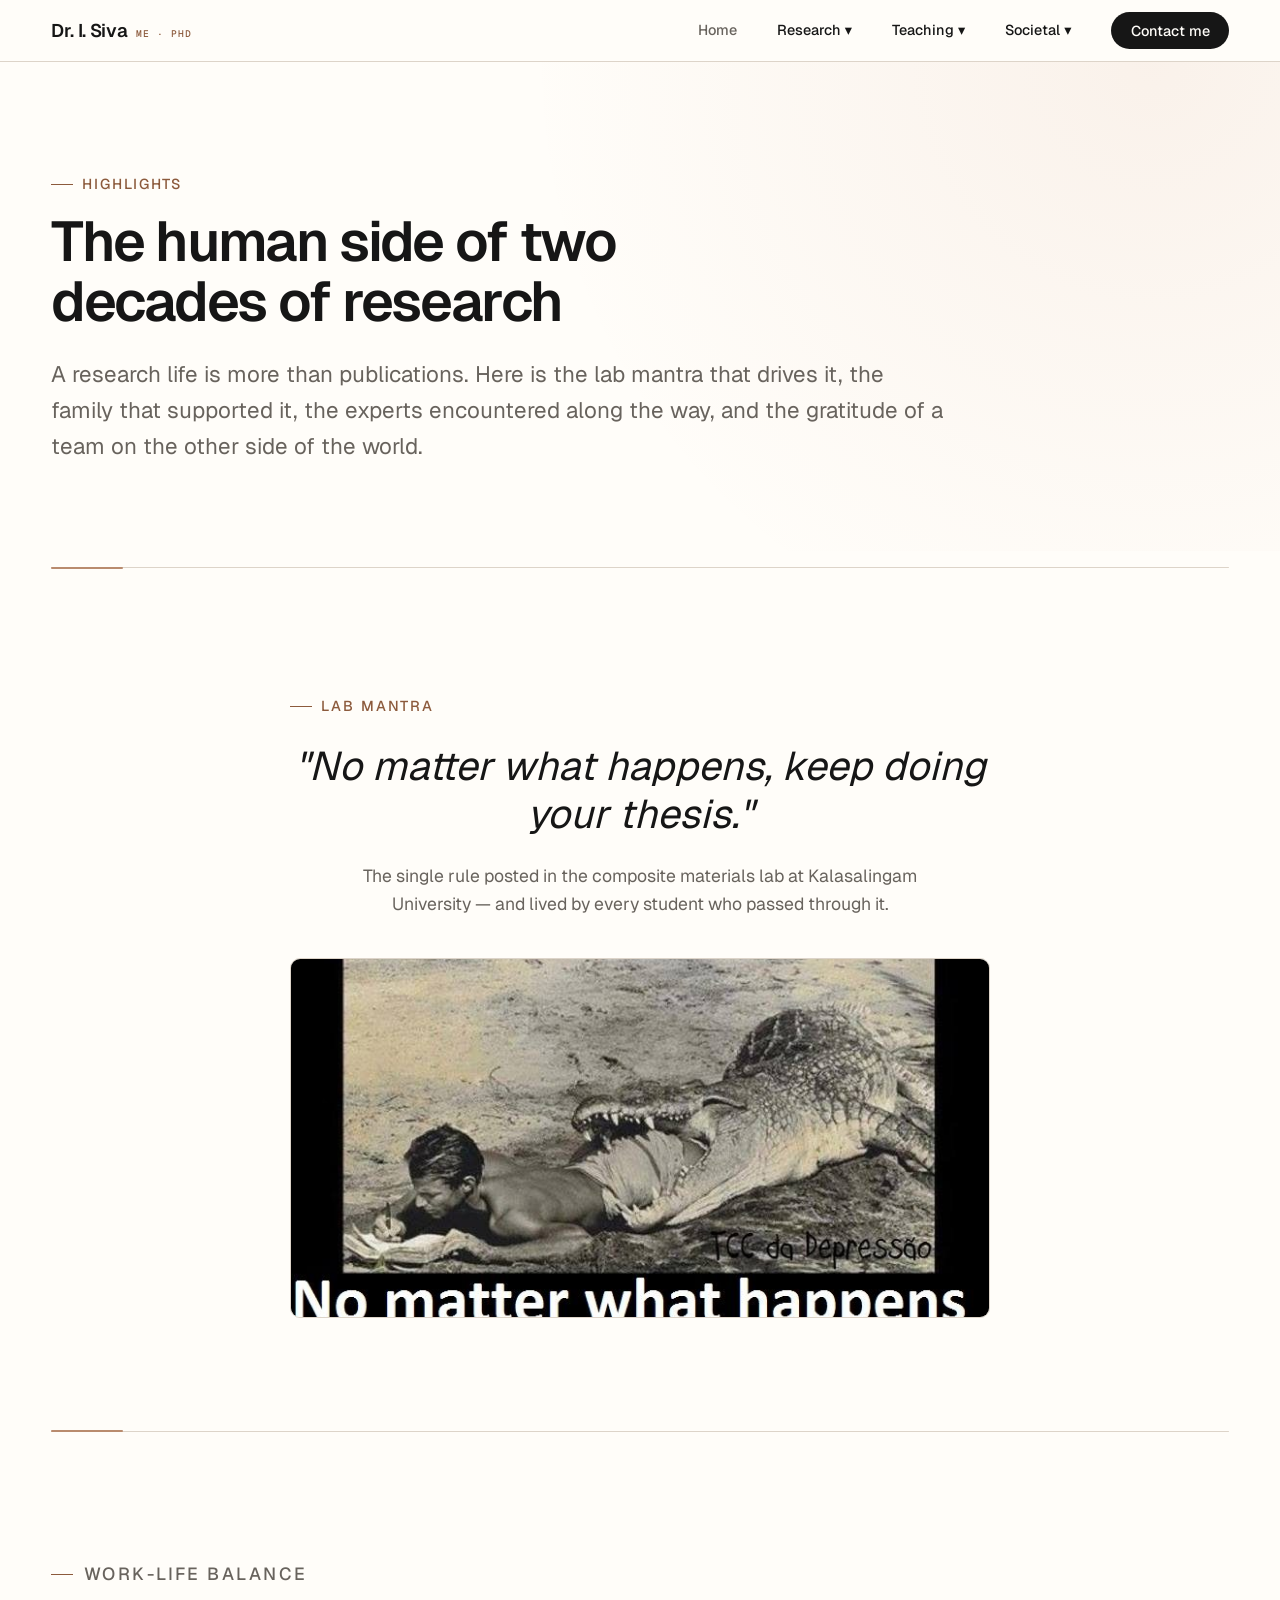
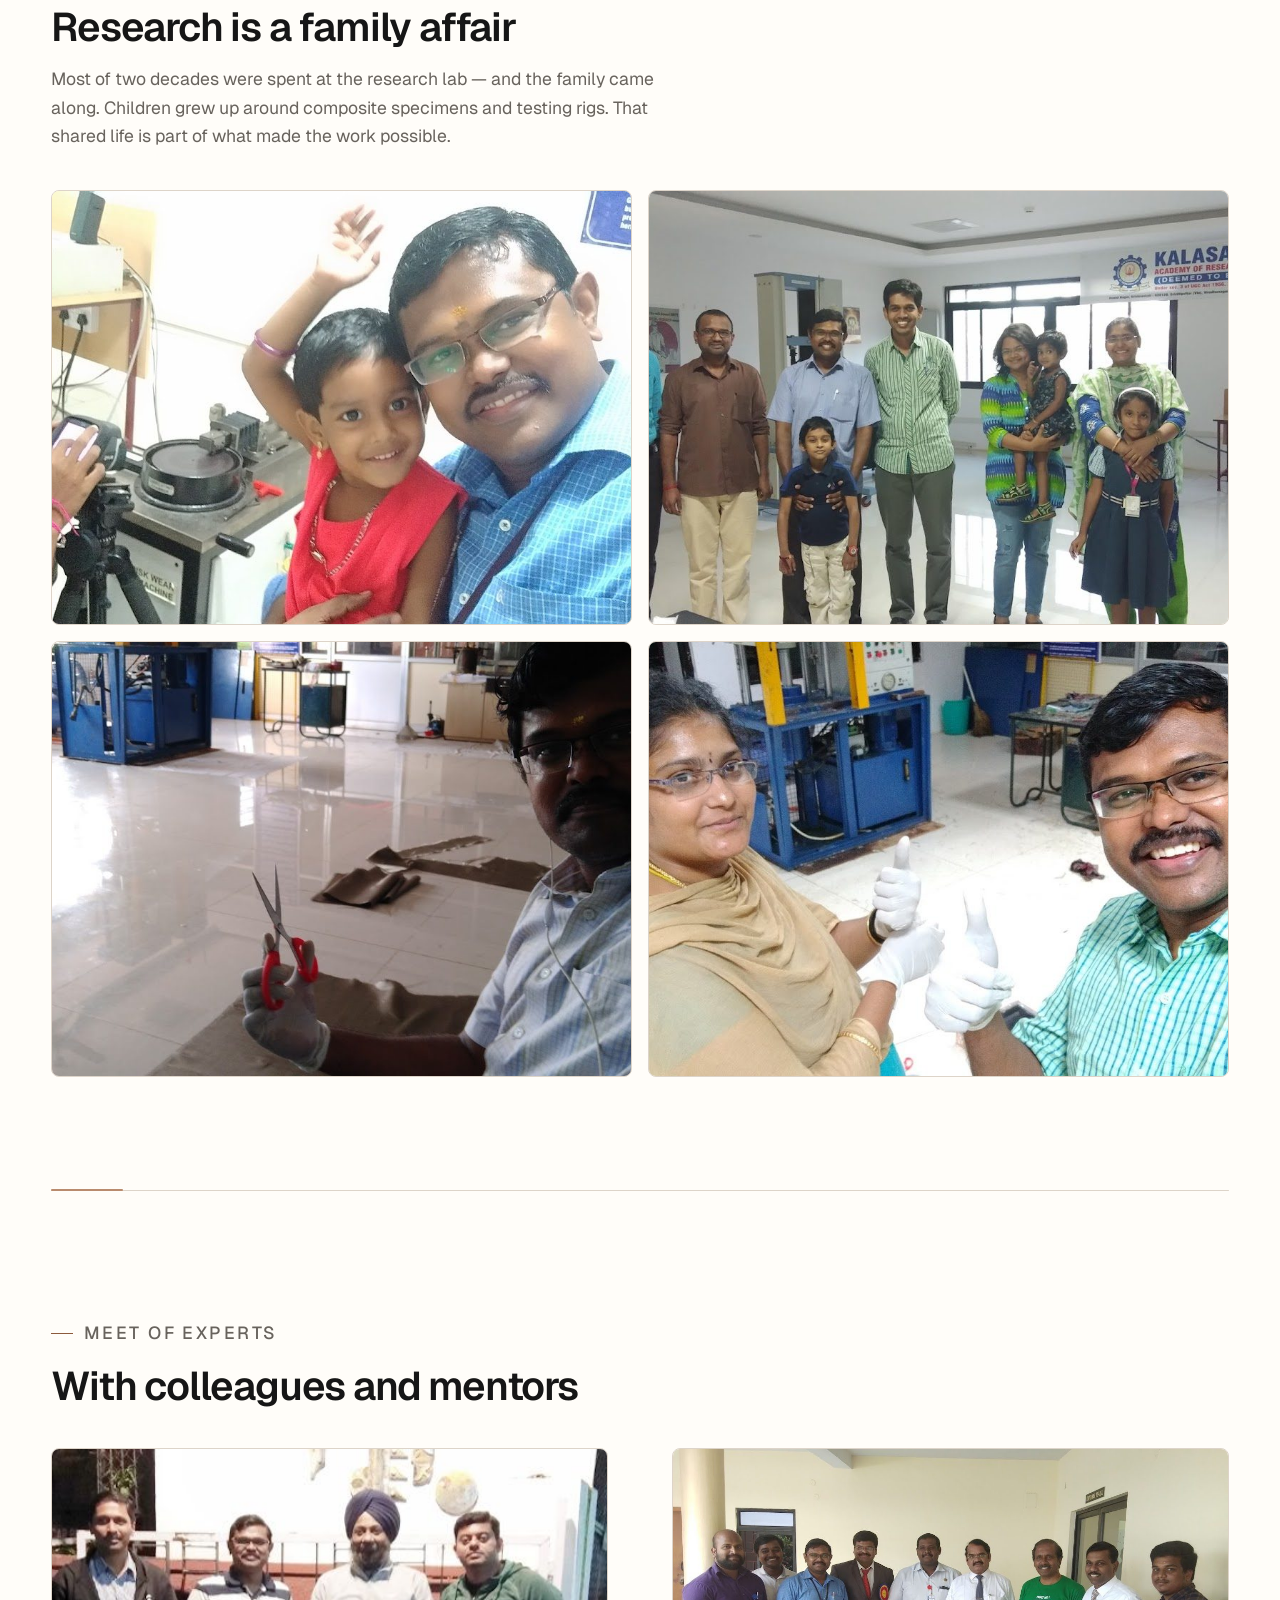
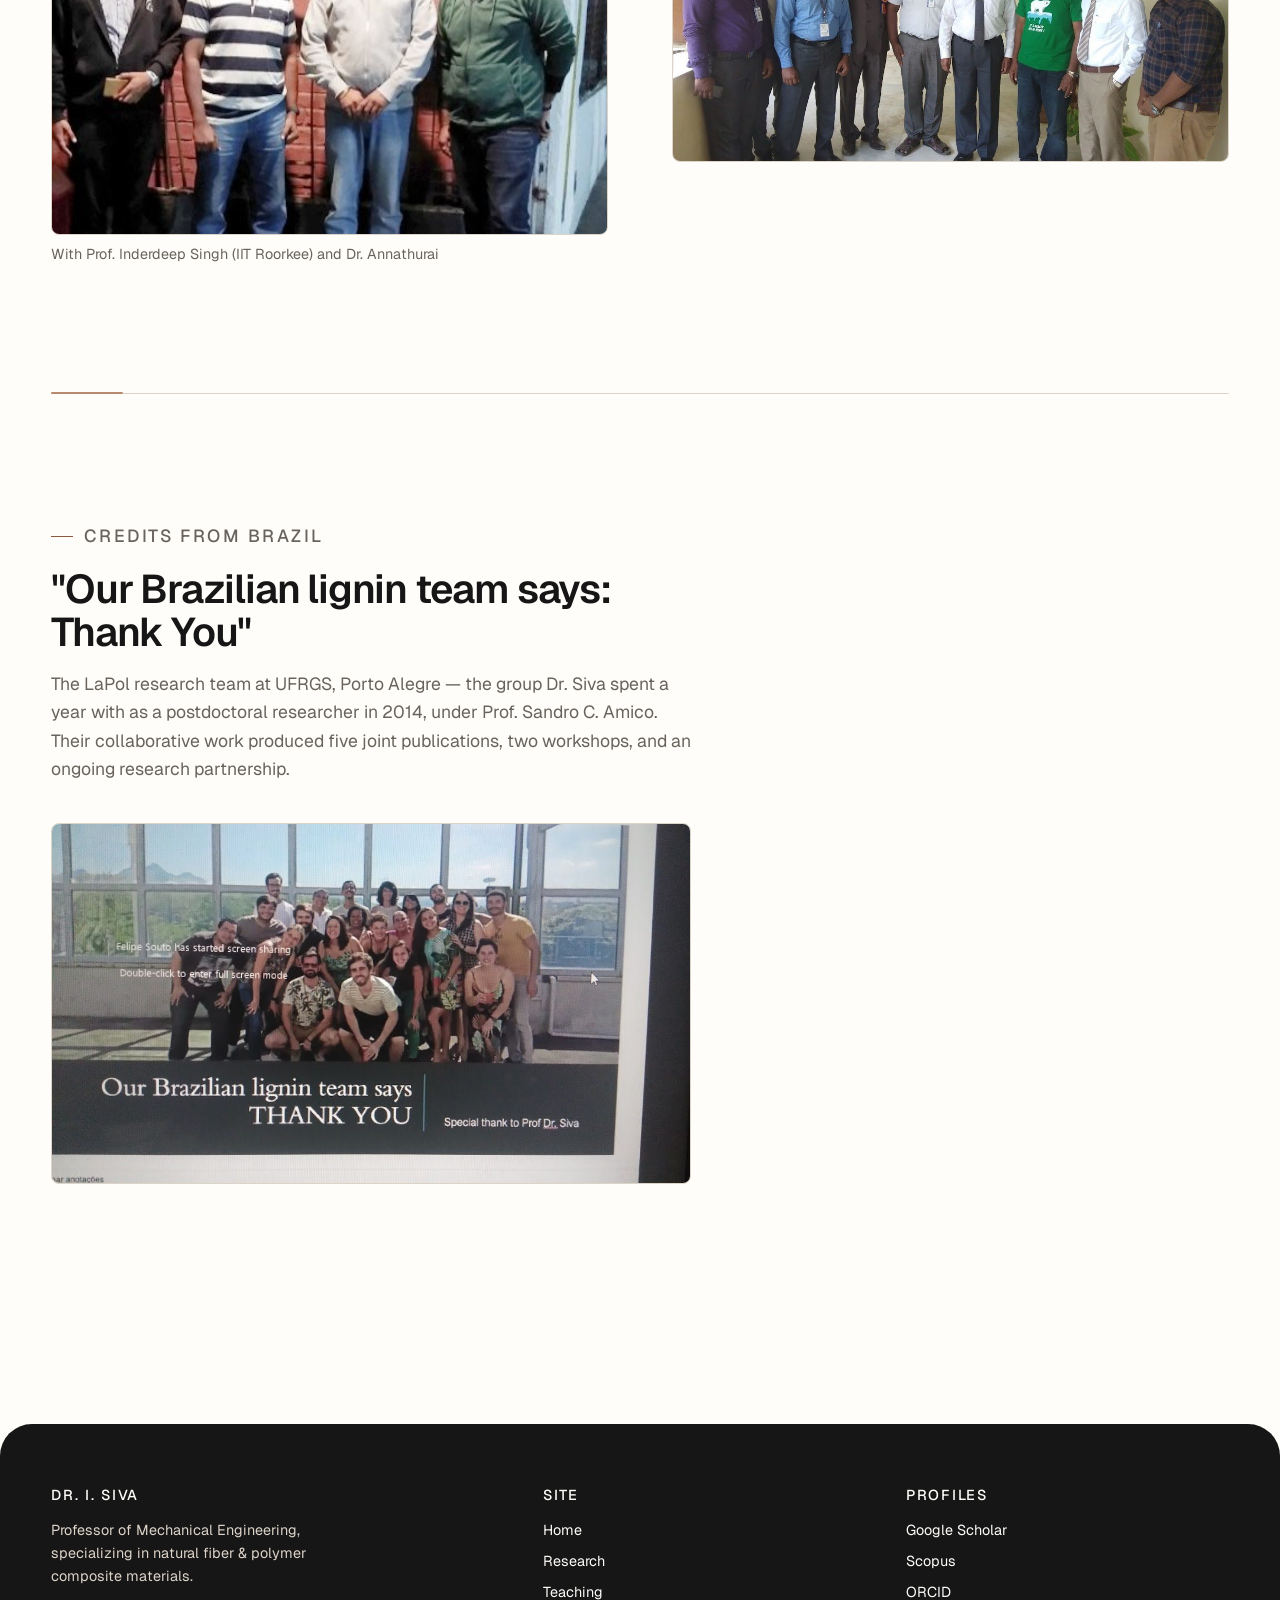
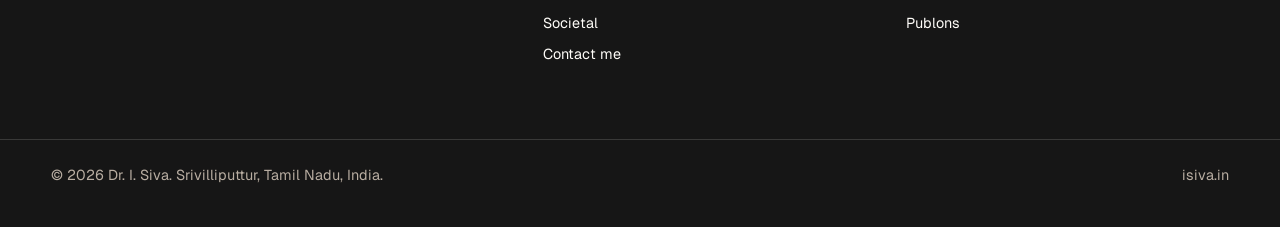
<file: highlights.html>
<!DOCTYPE html>
<html lang="en">
<head>
<meta charset="UTF-8">
<meta name="viewport" content="width=device-width, initial-scale=1.0">
<title>Highlights — Dr. I. Siva</title>
<meta name="description" content="Highlights from Dr. I. Siva's research journey — lab life, collaborations, credits from the Brazil team, and the mantra that drives it.">
<link rel="stylesheet" href="css/base.css">
<link rel="stylesheet" href="css/inner.css">
<link rel="stylesheet" href="css/subpages.css">
</head>
<body>
<header class="site-header">
  <div class="site-header__inner">
    <a href="index.html" class="brand">Dr. I. Siva <small>ME · PhD</small></a>
    <button class="nav-toggle" aria-expanded="false">Menu</button>
    <ul class="nav-links">
      <li><a href="index.html">Home</a></li>
      <li class="nav-dropdown"><span class="nav-dropdown__label">Research ▾</span>
        <ul class="nav-dropdown__menu">
          <li><a href="research.html">Overview</a></li>
          <li><a href="cv.html">My Self</a></li>
          <li><a href="publications.html">Publications</a></li>
          <li><a href="highlights.html" aria-current="page">Highlights</a></li>
          <li><a href="research-direction.html">Pathway</a></li>
        </ul>
      </li>
      <li class="nav-dropdown"><span class="nav-dropdown__label">Teaching ▾</span>
        <ul class="nav-dropdown__menu">
          <li><a href="classroom.html">Classroom</a></li>
          <li><a href="entrepreneurship.html">Entrepreneurship</a></li>
          <li><a href="events.html">Events</a></li>
        </ul>
      </li>
      <li class="nav-dropdown"><span class="nav-dropdown__label">Societal ▾</span>
        <ul class="nav-dropdown__menu">
          <li><a href="obe-portal.html">OBE Training</a></li>
          <li><a href="co-training.html">CO-Training</a></li>
          <li><a href="course-plan.html">Course Plan Generation</a></li>
        </ul>
      </li>
      <li><a href="contact.html">Contact me</a></li>
    </ul>
  </div>
</header>

<main>
  <section class="page-hero">
    <div class="wrap">
      <p class="eyebrow reveal">Highlights</p>
      <h1 class="reveal">The human side of two decades of research</h1>
      <p class="page-hero__lede reveal">A research life is more than publications. Here is the lab mantra that drives it, the family that supported it, the experts encountered along the way, and the gratitude of a team on the other side of the world.</p>
    </div>
  </section>

  <div class="ply-divider" aria-hidden="true"><span></span><span></span><span></span><span></span></div>

  <!-- MANTRA -->
  <section class="section">
    <div class="wrap">
      <div class="mantra-block reveal">
        <p class="eyebrow">Lab Mantra</p>
        <blockquote class="mantra-quote">
          "No matter what happens, keep doing your thesis."
        </blockquote>
        <p class="mantra-sub">The single rule posted in the composite materials lab at Kalasalingam University — and lived by every student who passed through it.</p>
        <img src="assets/image174.jpg" alt="Lab mantra poster" loading="lazy" class="mantra-img">
      </div>
    </div>
  </section>

  <div class="ply-divider" aria-hidden="true"><span></span><span></span><span></span><span></span></div>

  <!-- WORK-LIFE -->
  <section class="section">
    <div class="wrap">
      <div class="section-head reveal">
        <p class="eyebrow">Work-Life Balance</p>
        <h2>Research is a family affair</h2>
        <p>Most of two decades were spent at the research lab — and the family came along. Children grew up around composite specimens and testing rigs. That shared life is part of what made the work possible.</p>
      </div>
      <div class="photo-mosaic reveal">
        <img src="assets/image176.jpg" alt="Work life balance — family at the lab" loading="lazy">
        <img src="assets/image177.jpg" alt="Family moments" loading="lazy">
        <img src="assets/image178.jpg" alt="Lab life" loading="lazy">
        <img src="assets/image179.jpg" alt="Family supporting research" loading="lazy">
      </div>
    </div>
  </section>

  <div class="ply-divider" aria-hidden="true"><span></span><span></span><span></span><span></span></div>

  <!-- EXPERTS MET -->
  <section class="section">
    <div class="wrap">
      <div class="section-head reveal">
        <p class="eyebrow">Meet of Experts</p>
        <h2>With colleagues and mentors</h2>
      </div>
      <div class="two-col reveal">
        <div>
          <img src="assets/image180.jpg" alt="With Prof. Inderdeep Singh and Dr. Annathurai" loading="lazy" class="section-img">
          <p style="font-size:var(--step--1);color:var(--ink-soft);margin-top:0.5rem;">With Prof. Inderdeep Singh (IIT Roorkee) and Dr. Annathurai</p>
        </div>
        <div>
          <img src="assets/image181.jpg" alt="Meeting of experts" loading="lazy" class="section-img">
        </div>
      </div>
    </div>
  </section>

  <div class="ply-divider" aria-hidden="true"><span></span><span></span><span></span><span></span></div>

  <!-- BRAZIL CREDITS -->
  <section class="section">
    <div class="wrap">
      <div class="section-head reveal">
        <p class="eyebrow">Credits from Brazil</p>
        <h2>"Our Brazilian lignin team says: Thank You"</h2>
        <p>The LaPol research team at UFRGS, Porto Alegre — the group Dr. Siva spent a year with as a postdoctoral researcher in 2014, under Prof. Sandro C. Amico. Their collaborative work produced five joint publications, two workshops, and an ongoing research partnership.</p>
      </div>
      <div class="reveal" style="max-width:640px;">
        <img src="assets/image182.jpg" alt="Credits from Brazilian team at UFRGS — Special thanks to Dr. Siva" loading="lazy" class="section-img">
      </div>
    </div>
  </section>

</main>

<footer class="site-footer">
  <div class="wrap footer-grid">
    <div>
      <h4>Dr. I. Siva</h4>
      <p style="max-width:32ch;color:var(--thread);font-size:var(--step--1)">Professor of Mechanical Engineering, specializing in natural fiber &amp; polymer composite materials.</p>
    </div>
    <div>
      <h4>Site</h4>
      <ul>
        <li><a href="index.html">Home</a></li>
        <li><a href="research.html">Research</a></li>
        <li><a href="classroom.html">Teaching</a></li>
        <li><a href="obe-portal.html">Societal</a></li>
        <li><a href="contact.html">Contact me</a></li>
      </ul>
    </div>
    <div>
      <h4>Profiles</h4>
      <ul>
        <li><a href="https://scholar.google.co.in/citations?hl=en&user=6A0iRpQAAAAJ" target="_blank" rel="noopener">Google Scholar</a></li>
        <li><a href="https://www.scopus.com/authid/detail.uri?authorId=55091139100" target="_blank" rel="noopener">Scopus</a></li>
        <li><a href="http://orcid.org/0000-0001-7505-1273" target="_blank" rel="noopener">ORCID</a></li>
        <li><a href="https://publons.com/a/1238856/" target="_blank" rel="noopener">Publons</a></li>
      </ul>
    </div>
  </div>
  <div class="wrap footer-bottom">
    <span>© <span id="year"></span> Dr. I. Siva. Srivilliputtur, Tamil Nadu, India.</span>
    <span>isiva.in</span>
  </div>
</footer>
<script src="js/main.js"></script>
<script>document.getElementById('year').textContent = new Date().getFullYear();</script>
</body>
</html>
</file>
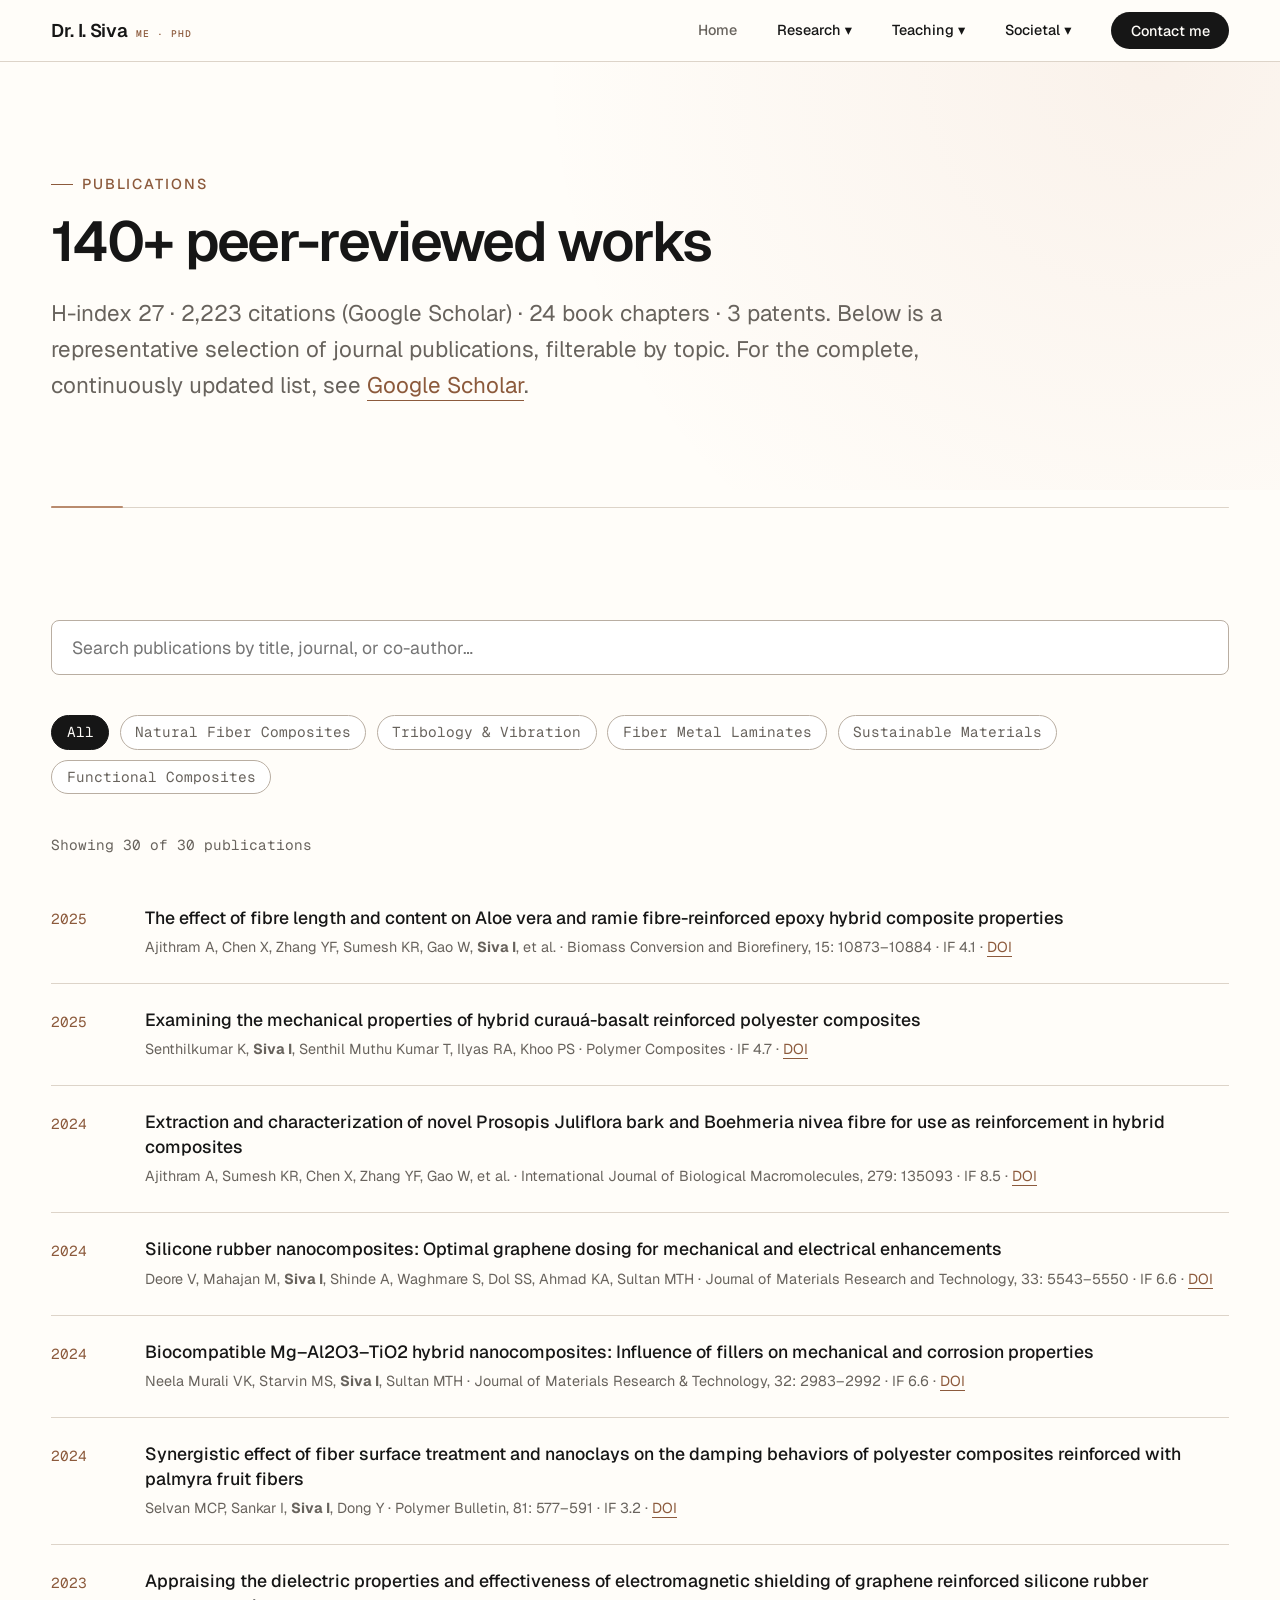
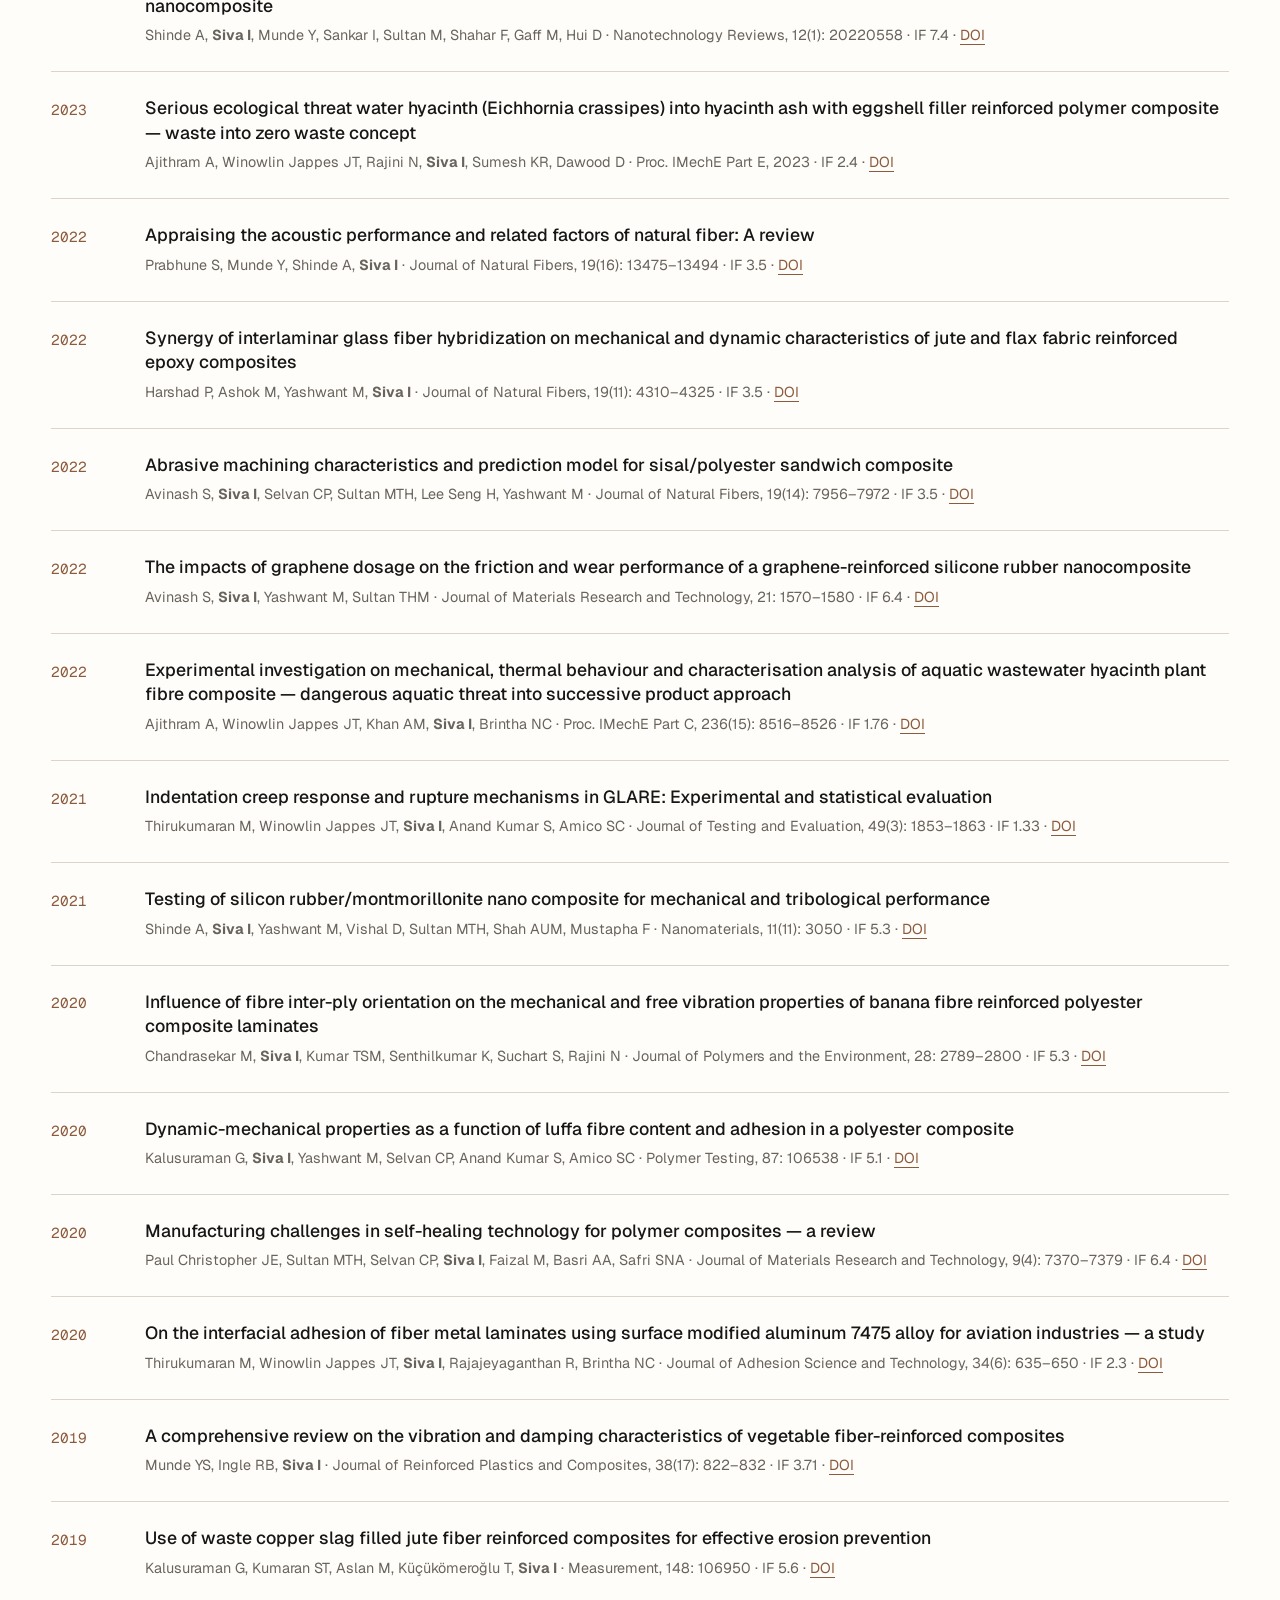
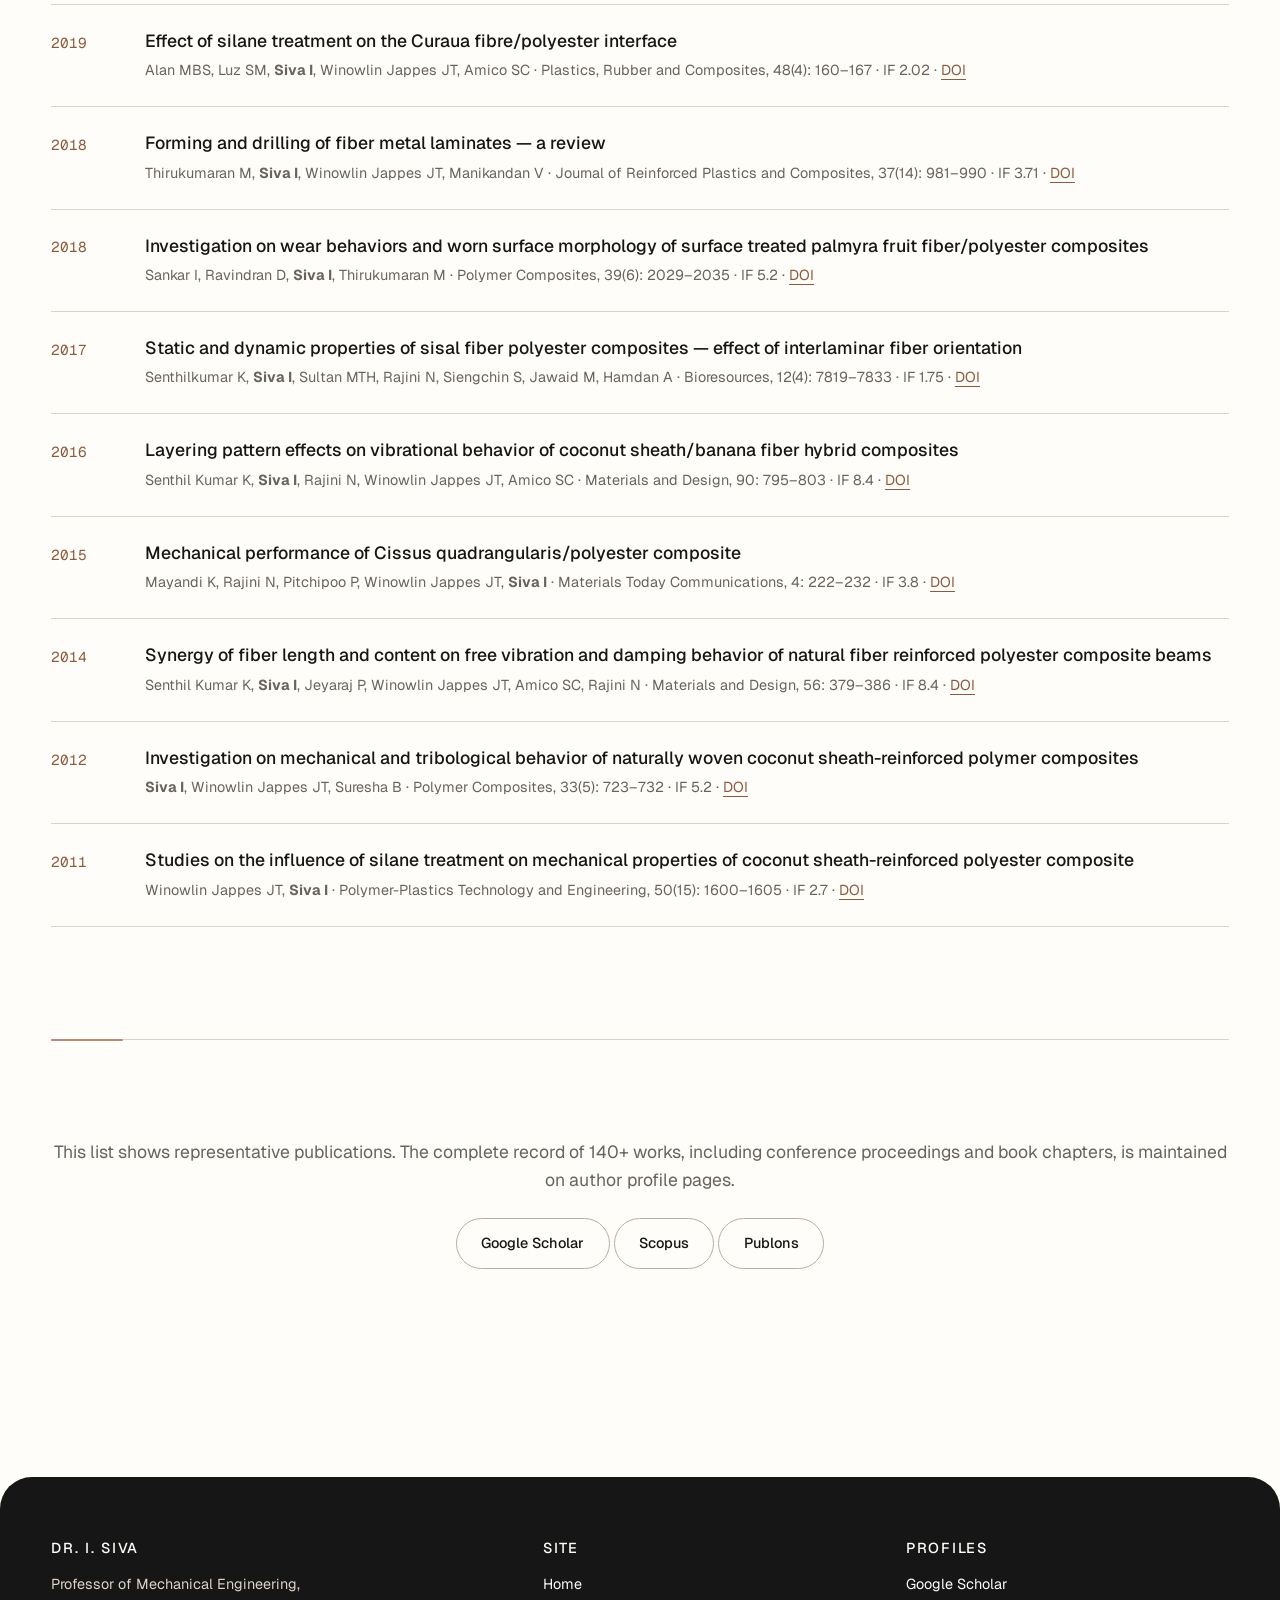
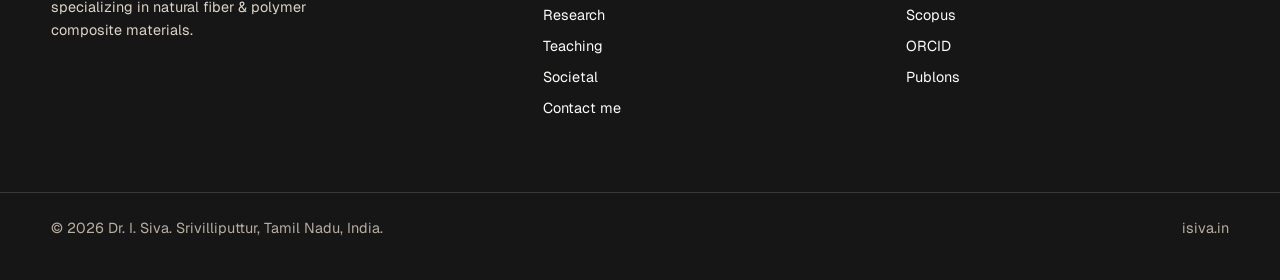
<file: publications.html>
<!DOCTYPE html>
<html lang="en">
<head>
<meta charset="UTF-8">
<meta name="viewport" content="width=device-width, initial-scale=1.0">
<title>Publications — Dr. I. Siva</title>
<meta name="description" content="Peer-reviewed journal publications by Dr. I. Siva on natural fiber composites, tribology, and fiber metal laminates. 140+ publications, H-index 27.">
<link rel="stylesheet" href="css/base.css">
<link rel="stylesheet" href="css/inner.css">
</head>
<body>

<header class="site-header">
  <div class="site-header__inner">
    <a href="index.html" class="brand">Dr. I. Siva <small>ME · PhD</small></a>
    <button class="nav-toggle" aria-expanded="false">Menu</button>
    <ul class="nav-links">
      <li><a href="index.html">Home</a></li>
      <li class="nav-dropdown"><span class="nav-dropdown__label">Research ▾</span>
        <ul class="nav-dropdown__menu">
          <li><a href="research.html">Overview</a></li>
          <li><a href="cv.html">My Self</a></li>
          <li><a href="publications.html" aria-current="page">Publications</a></li>
          <li><a href="highlights.html">Highlights</a></li>
          <li><a href="research-direction.html">Pathway</a></li>
        </ul>
      </li>
      <li class="nav-dropdown"><span class="nav-dropdown__label">Teaching ▾</span>
        <ul class="nav-dropdown__menu">
          <li><a href="classroom.html">Classroom</a></li>
          <li><a href="entrepreneurship.html">Entrepreneurship</a></li>
          <li><a href="events.html">Events</a></li>
        </ul>
      </li>
      <li class="nav-dropdown"><span class="nav-dropdown__label">Societal ▾</span>
        <ul class="nav-dropdown__menu">
          <li><a href="obe-portal.html">OBE Training</a></li>
          <li><a href="co-training.html">CO-Training</a></li>
          <li><a href="course-plan.html">Course Plan Generation</a></li>
        </ul>
      </li>
      <li><a href="contact.html">Contact me</a></li>
    </ul>
  </div>
</header>

<main>

  <section class="page-hero">
    <div class="wrap">
      <p class="eyebrow reveal">Publications</p>
      <h1 class="reveal">140+ peer-reviewed works</h1>
      <p class="page-hero__lede reveal">
        H-index 27 · 2,223 citations (Google Scholar) · 24 book chapters · 3 patents.
        Below is a representative selection of journal publications, filterable by topic.
        For the complete, continuously updated list, see
        <a href="https://scholar.google.co.in/citations?hl=en&user=6A0iRpQAAAAJ" target="_blank" rel="noopener" style="color:var(--resin-deep);border-bottom:1px solid currentColor;">Google Scholar</a>.
      </p>
    </div>
  </section>

  <div class="ply-divider" aria-hidden="true"><span></span><span></span><span></span><span></span></div>

  <section class="section">
    <div class="wrap">

      <input type="text" class="pub-search" id="pubSearch" placeholder="Search publications by title, journal, or co-author…" aria-label="Search publications">

      <div class="pub-filters" id="pubFilters" role="group" aria-label="Filter publications by topic">
        <button class="pub-filter is-active" data-filter="all">All</button>
        <button class="pub-filter" data-filter="natural-fiber">Natural Fiber Composites</button>
        <button class="pub-filter" data-filter="tribology">Tribology &amp; Vibration</button>
        <button class="pub-filter" data-filter="fml">Fiber Metal Laminates</button>
        <button class="pub-filter" data-filter="sustainable">Sustainable Materials</button>
        <button class="pub-filter" data-filter="functional">Functional Composites</button>
      </div>

      <p class="pub-count" id="pubCount"></p>

      <div class="pub-list" id="pubList">

        <!-- Sustainable -->
        <article class="pub-item" data-tags="sustainable natural-fiber">
          <div class="pub-item__year">2025</div>
          <div>
            <div class="pub-item__title">The effect of fibre length and content on Aloe vera and ramie fibre-reinforced epoxy hybrid composite properties</div>
            <div class="pub-item__meta">Ajithram A, Chen X, Zhang YF, Sumesh KR, Gao W, <strong>Siva I</strong>, et al. · Biomass Conversion and Biorefinery, 15: 10873–10884 · IF 4.1 · <a href="https://doi.org/10.1007/s13399-024-05909-3" target="_blank" rel="noopener">DOI</a></div>
          </div>
        </article>

        <article class="pub-item" data-tags="natural-fiber">
          <div class="pub-item__year">2025</div>
          <div>
            <div class="pub-item__title">Examining the mechanical properties of hybrid curauá-basalt reinforced polyester composites</div>
            <div class="pub-item__meta">Senthilkumar K, <strong>Siva I</strong>, Senthil Muthu Kumar T, Ilyas RA, Khoo PS · Polymer Composites · IF 4.7 · <a href="https://doi.org/10.1002/pc.29694" target="_blank" rel="noopener">DOI</a></div>
          </div>
        </article>

        <article class="pub-item" data-tags="sustainable">
          <div class="pub-item__year">2024</div>
          <div>
            <div class="pub-item__title">Extraction and characterization of novel Prosopis Juliflora bark and Boehmeria nivea fibre for use as reinforcement in hybrid composites</div>
            <div class="pub-item__meta">Ajithram A, Sumesh KR, Chen X, Zhang YF, Gao W, et al. · International Journal of Biological Macromolecules, 279: 135093 · IF 8.5 · <a href="https://doi.org/10.1016/j.ijbiomac.2024.135093" target="_blank" rel="noopener">DOI</a></div>
          </div>
        </article>

        <article class="pub-item" data-tags="functional">
          <div class="pub-item__year">2024</div>
          <div>
            <div class="pub-item__title">Silicone rubber nanocomposites: Optimal graphene dosing for mechanical and electrical enhancements</div>
            <div class="pub-item__meta">Deore V, Mahajan M, <strong>Siva I</strong>, Shinde A, Waghmare S, Dol SS, Ahmad KA, Sultan MTH · Journal of Materials Research and Technology, 33: 5543–5550 · IF 6.6 · <a href="https://doi.org/10.1016/j.jmrt.2024.10.206" target="_blank" rel="noopener">DOI</a></div>
          </div>
        </article>

        <article class="pub-item" data-tags="functional">
          <div class="pub-item__year">2024</div>
          <div>
            <div class="pub-item__title">Biocompatible Mg–Al2O3–TiO2 hybrid nanocomposites: Influence of fillers on mechanical and corrosion properties</div>
            <div class="pub-item__meta">Neela Murali VK, Starvin MS, <strong>Siva I</strong>, Sultan MTH · Journal of Materials Research &amp; Technology, 32: 2983–2992 · IF 6.6 · <a href="https://doi.org/10.1016/j.jmrt.2024.08.066" target="_blank" rel="noopener">DOI</a></div>
          </div>
        </article>

        <article class="pub-item" data-tags="tribology natural-fiber">
          <div class="pub-item__year">2024</div>
          <div>
            <div class="pub-item__title">Synergistic effect of fiber surface treatment and nanoclays on the damping behaviors of polyester composites reinforced with palmyra fruit fibers</div>
            <div class="pub-item__meta">Selvan MCP, Sankar I, <strong>Siva I</strong>, Dong Y · Polymer Bulletin, 81: 577–591 · IF 3.2 · <a href="https://doi.org/10.1007/s00289-023-04722-8" target="_blank" rel="noopener">DOI</a></div>
          </div>
        </article>

        <article class="pub-item" data-tags="functional">
          <div class="pub-item__year">2023</div>
          <div>
            <div class="pub-item__title">Appraising the dielectric properties and effectiveness of electromagnetic shielding of graphene reinforced silicone rubber nanocomposite</div>
            <div class="pub-item__meta">Shinde A, <strong>Siva I</strong>, Munde Y, Sankar I, Sultan M, Shahar F, Gaff M, Hui D · Nanotechnology Reviews, 12(1): 20220558 · IF 7.4 · <a href="https://doi.org/10.1515/ntrev-2022-0558" target="_blank" rel="noopener">DOI</a></div>
          </div>
        </article>

        <article class="pub-item" data-tags="sustainable">
          <div class="pub-item__year">2023</div>
          <div>
            <div class="pub-item__title">Serious ecological threat water hyacinth (Eichhornia crassipes) into hyacinth ash with eggshell filler reinforced polymer composite — waste into zero waste concept</div>
            <div class="pub-item__meta">Ajithram A, Winowlin Jappes JT, Rajini N, <strong>Siva I</strong>, Sumesh KR, Dawood D · Proc. IMechE Part E, 2023 · IF 2.4 · <a href="https://doi.org/10.1177/09544089231190241" target="_blank" rel="noopener">DOI</a></div>
          </div>
        </article>

        <article class="pub-item" data-tags="tribology natural-fiber">
          <div class="pub-item__year">2022</div>
          <div>
            <div class="pub-item__title">Appraising the acoustic performance and related factors of natural fiber: A review</div>
            <div class="pub-item__meta">Prabhune S, Munde Y, Shinde A, <strong>Siva I</strong> · Journal of Natural Fibers, 19(16): 13475–13494 · IF 3.5 · <a href="https://doi.org/10.1080/15440478.2022.2099500" target="_blank" rel="noopener">DOI</a></div>
          </div>
        </article>

        <article class="pub-item" data-tags="tribology natural-fiber">
          <div class="pub-item__year">2022</div>
          <div>
            <div class="pub-item__title">Synergy of interlaminar glass fiber hybridization on mechanical and dynamic characteristics of jute and flax fabric reinforced epoxy composites</div>
            <div class="pub-item__meta">Harshad P, Ashok M, Yashwant M, <strong>Siva I</strong> · Journal of Natural Fibers, 19(11): 4310–4325 · IF 3.5 · <a href="https://doi.org/10.1080/15440478.2020.1856280" target="_blank" rel="noopener">DOI</a></div>
          </div>
        </article>

        <article class="pub-item" data-tags="tribology functional">
          <div class="pub-item__year">2022</div>
          <div>
            <div class="pub-item__title">Abrasive machining characteristics and prediction model for sisal/polyester sandwich composite</div>
            <div class="pub-item__meta">Avinash S, <strong>Siva I</strong>, Selvan CP, Sultan MTH, Lee Seng H, Yashwant M · Journal of Natural Fibers, 19(14): 7956–7972 · IF 3.5 · <a href="https://doi.org/10.1080/15440478.2021.1958427" target="_blank" rel="noopener">DOI</a></div>
          </div>
        </article>

        <article class="pub-item" data-tags="functional">
          <div class="pub-item__year">2022</div>
          <div>
            <div class="pub-item__title">The impacts of graphene dosage on the friction and wear performance of a graphene-reinforced silicone rubber nanocomposite</div>
            <div class="pub-item__meta">Avinash S, <strong>Siva I</strong>, Yashwant M, Sultan THM · Journal of Materials Research and Technology, 21: 1570–1580 · IF 6.4 · <a href="https://doi.org/10.1016/j.jmrt.2022.10.007" target="_blank" rel="noopener">DOI</a></div>
          </div>
        </article>

        <article class="pub-item" data-tags="sustainable">
          <div class="pub-item__year">2022</div>
          <div>
            <div class="pub-item__title">Experimental investigation on mechanical, thermal behaviour and characterisation analysis of aquatic wastewater hyacinth plant fibre composite — dangerous aquatic threat into successive product approach</div>
            <div class="pub-item__meta">Ajithram A, Winowlin Jappes JT, Khan AM, <strong>Siva I</strong>, Brintha NC · Proc. IMechE Part C, 236(15): 8516–8526 · IF 1.76 · <a href="https://doi.org/10.1177/09544062221086144" target="_blank" rel="noopener">DOI</a></div>
          </div>
        </article>

        <article class="pub-item" data-tags="fml">
          <div class="pub-item__year">2021</div>
          <div>
            <div class="pub-item__title">Indentation creep response and rupture mechanisms in GLARE: Experimental and statistical evaluation</div>
            <div class="pub-item__meta">Thirukumaran M, Winowlin Jappes JT, <strong>Siva I</strong>, Anand Kumar S, Amico SC · Journal of Testing and Evaluation, 49(3): 1853–1863 · IF 1.33 · <a href="https://doi.org/10.1520/JTE20180965" target="_blank" rel="noopener">DOI</a></div>
          </div>
        </article>

        <article class="pub-item" data-tags="functional">
          <div class="pub-item__year">2021</div>
          <div>
            <div class="pub-item__title">Testing of silicon rubber/montmorillonite nano composite for mechanical and tribological performance</div>
            <div class="pub-item__meta">Shinde A, <strong>Siva I</strong>, Yashwant M, Vishal D, Sultan MTH, Shah AUM, Mustapha F · Nanomaterials, 11(11): 3050 · IF 5.3 · <a href="https://doi.org/10.3390/nano11113050" target="_blank" rel="noopener">DOI</a></div>
          </div>
        </article>

        <article class="pub-item" data-tags="natural-fiber tribology">
          <div class="pub-item__year">2020</div>
          <div>
            <div class="pub-item__title">Influence of fibre inter-ply orientation on the mechanical and free vibration properties of banana fibre reinforced polyester composite laminates</div>
            <div class="pub-item__meta">Chandrasekar M, <strong>Siva I</strong>, Kumar TSM, Senthilkumar K, Suchart S, Rajini N · Journal of Polymers and the Environment, 28: 2789–2800 · IF 5.3 · <a href="https://doi.org/10.1007/s10924-020-01814-8" target="_blank" rel="noopener">DOI</a></div>
          </div>
        </article>

        <article class="pub-item" data-tags="tribology natural-fiber">
          <div class="pub-item__year">2020</div>
          <div>
            <div class="pub-item__title">Dynamic-mechanical properties as a function of luffa fibre content and adhesion in a polyester composite</div>
            <div class="pub-item__meta">Kalusuraman G, <strong>Siva I</strong>, Yashwant M, Selvan CP, Anand Kumar S, Amico SC · Polymer Testing, 87: 106538 · IF 5.1 · <a href="https://doi.org/10.1016/j.polymertesting.2020.106538" target="_blank" rel="noopener">DOI</a></div>
          </div>
        </article>

        <article class="pub-item" data-tags="fml">
          <div class="pub-item__year">2020</div>
          <div>
            <div class="pub-item__title">Manufacturing challenges in self-healing technology for polymer composites — a review</div>
            <div class="pub-item__meta">Paul Christopher JE, Sultan MTH, Selvan CP, <strong>Siva I</strong>, Faizal M, Basri AA, Safri SNA · Journal of Materials Research and Technology, 9(4): 7370–7379 · IF 6.4 · <a href="https://doi.org/10.1016/j.jmrt.2020.04.082" target="_blank" rel="noopener">DOI</a></div>
          </div>
        </article>

        <article class="pub-item" data-tags="fml">
          <div class="pub-item__year">2020</div>
          <div>
            <div class="pub-item__title">On the interfacial adhesion of fiber metal laminates using surface modified aluminum 7475 alloy for aviation industries — a study</div>
            <div class="pub-item__meta">Thirukumaran M, Winowlin Jappes JT, <strong>Siva I</strong>, Rajajeyaganthan R, Brintha NC · Journal of Adhesion Science and Technology, 34(6): 635–650 · IF 2.3 · <a href="https://doi.org/10.1080/01694243.2019.1680007" target="_blank" rel="noopener">DOI</a></div>
          </div>
        </article>

        <article class="pub-item" data-tags="natural-fiber tribology">
          <div class="pub-item__year">2019</div>
          <div>
            <div class="pub-item__title">A comprehensive review on the vibration and damping characteristics of vegetable fiber-reinforced composites</div>
            <div class="pub-item__meta">Munde YS, Ingle RB, <strong>Siva I</strong> · Journal of Reinforced Plastics and Composites, 38(17): 822–832 · IF 3.71 · <a href="https://doi.org/10.1177/0731684419838340" target="_blank" rel="noopener">DOI</a></div>
          </div>
        </article>

        <article class="pub-item" data-tags="natural-fiber">
          <div class="pub-item__year">2019</div>
          <div>
            <div class="pub-item__title">Use of waste copper slag filled jute fiber reinforced composites for effective erosion prevention</div>
            <div class="pub-item__meta">Kalusuraman G, Kumaran ST, Aslan M, Küçükömeroğlu T, <strong>Siva I</strong> · Measurement, 148: 106950 · IF 5.6 · <a href="https://doi.org/10.1016/j.measurement.2019.106950" target="_blank" rel="noopener">DOI</a></div>
          </div>
        </article>

        <article class="pub-item" data-tags="natural-fiber">
          <div class="pub-item__year">2019</div>
          <div>
            <div class="pub-item__title">Effect of silane treatment on the Curaua fibre/polyester interface</div>
            <div class="pub-item__meta">Alan MBS, Luz SM, <strong>Siva I</strong>, Winowlin Jappes JT, Amico SC · Plastics, Rubber and Composites, 48(4): 160–167 · IF 2.02 · <a href="https://doi.org/10.1080/14658011.2019.1586373" target="_blank" rel="noopener">DOI</a></div>
          </div>
        </article>

        <article class="pub-item" data-tags="fml">
          <div class="pub-item__year">2018</div>
          <div>
            <div class="pub-item__title">Forming and drilling of fiber metal laminates — a review</div>
            <div class="pub-item__meta">Thirukumaran M, <strong>Siva I</strong>, Winowlin Jappes JT, Manikandan V · Journal of Reinforced Plastics and Composites, 37(14): 981–990 · IF 3.71 · <a href="https://doi.org/10.1177/0731684418771194" target="_blank" rel="noopener">DOI</a></div>
          </div>
        </article>

        <article class="pub-item" data-tags="tribology natural-fiber">
          <div class="pub-item__year">2018</div>
          <div>
            <div class="pub-item__title">Investigation on wear behaviors and worn surface morphology of surface treated palmyra fruit fiber/polyester composites</div>
            <div class="pub-item__meta">Sankar I, Ravindran D, <strong>Siva I</strong>, Thirukumaran M · Polymer Composites, 39(6): 2029–2035 · IF 5.2 · <a href="https://doi.org/10.1002/pc.24163" target="_blank" rel="noopener">DOI</a></div>
          </div>
        </article>

        <article class="pub-item" data-tags="natural-fiber">
          <div class="pub-item__year">2017</div>
          <div>
            <div class="pub-item__title">Static and dynamic properties of sisal fiber polyester composites — effect of interlaminar fiber orientation</div>
            <div class="pub-item__meta">Senthilkumar K, <strong>Siva I</strong>, Sultan MTH, Rajini N, Siengchin S, Jawaid M, Hamdan A · Bioresources, 12(4): 7819–7833 · IF 1.75 · <a href="https://bioresources.cnr.ncsu.edu/resources/static-and-dynamic-properties-of-sisal-fiber-polyester-composites-effect-of-interlaminar-fiber-orientation/" target="_blank" rel="noopener">DOI</a></div>
          </div>
        </article>

        <article class="pub-item" data-tags="tribology natural-fiber">
          <div class="pub-item__year">2016</div>
          <div>
            <div class="pub-item__title">Layering pattern effects on vibrational behavior of coconut sheath/banana fiber hybrid composites</div>
            <div class="pub-item__meta">Senthil Kumar K, <strong>Siva I</strong>, Rajini N, Winowlin Jappes JT, Amico SC · Materials and Design, 90: 795–803 · IF 8.4 · <a href="https://doi.org/10.1016/j.matdes.2015.11.051" target="_blank" rel="noopener">DOI</a></div>
          </div>
        </article>

        <article class="pub-item" data-tags="natural-fiber">
          <div class="pub-item__year">2015</div>
          <div>
            <div class="pub-item__title">Mechanical performance of Cissus quadrangularis/polyester composite</div>
            <div class="pub-item__meta">Mayandi K, Rajini N, Pitchipoo P, Winowlin Jappes JT, <strong>Siva I</strong> · Materials Today Communications, 4: 222–232 · IF 3.8 · <a href="https://doi.org/10.1016/j.mtcomm.2015.08.001" target="_blank" rel="noopener">DOI</a></div>
          </div>
        </article>

        <article class="pub-item" data-tags="natural-fiber tribology">
          <div class="pub-item__year">2014</div>
          <div>
            <div class="pub-item__title">Synergy of fiber length and content on free vibration and damping behavior of natural fiber reinforced polyester composite beams</div>
            <div class="pub-item__meta">Senthil Kumar K, <strong>Siva I</strong>, Jeyaraj P, Winowlin Jappes JT, Amico SC, Rajini N · Materials and Design, 56: 379–386 · IF 8.4 · <a href="https://doi.org/10.1016/j.matdes.2013.11.039" target="_blank" rel="noopener">DOI</a></div>
          </div>
        </article>

        <article class="pub-item" data-tags="natural-fiber tribology">
          <div class="pub-item__year">2012</div>
          <div>
            <div class="pub-item__title">Investigation on mechanical and tribological behavior of naturally woven coconut sheath-reinforced polymer composites</div>
            <div class="pub-item__meta"><strong>Siva I</strong>, Winowlin Jappes JT, Suresha B · Polymer Composites, 33(5): 723–732 · IF 5.2 · <a href="https://doi.org/10.1002/pc.22197" target="_blank" rel="noopener">DOI</a></div>
          </div>
        </article>

        <article class="pub-item" data-tags="natural-fiber">
          <div class="pub-item__year">2011</div>
          <div>
            <div class="pub-item__title">Studies on the influence of silane treatment on mechanical properties of coconut sheath-reinforced polyester composite</div>
            <div class="pub-item__meta">Winowlin Jappes JT, <strong>Siva I</strong> · Polymer-Plastics Technology and Engineering, 50(15): 1600–1605 · IF 2.7 · <a href="https://doi.org/10.1080/03602559.2011.593089" target="_blank" rel="noopener">DOI</a></div>
          </div>
        </article>

      </div>

      <p class="empty-state" id="emptyState" hidden style="text-align:center;color:var(--ink-soft);padding:var(--space-4) 0;">No publications match your search. Try a different keyword or filter.</p>

    </div>
  </section>

  <div class="ply-divider" aria-hidden="true"><span></span><span></span><span></span><span></span></div>

  <section class="section--tight">
    <div class="wrap" style="text-align:center;">
      <p style="color:var(--ink-soft);">This list shows representative publications. The complete record of 140+ works, including conference proceedings and book chapters, is maintained on author profile pages.</p>
      <div class="hero__actions" style="justify-content:center;margin-top:var(--space-3);">
        <a href="https://scholar.google.co.in/citations?hl=en&user=6A0iRpQAAAAJ" target="_blank" rel="noopener" class="btn btn--ghost">Google Scholar</a>
        <a href="https://www.scopus.com/authid/detail.uri?authorId=55091139100" target="_blank" rel="noopener" class="btn btn--ghost">Scopus</a>
        <a href="https://publons.com/a/1238856/" target="_blank" rel="noopener" class="btn btn--ghost">Publons</a>
      </div>
    </div>
  </section>

</main>

<footer class="site-footer">
  <div class="wrap footer-grid">
    <div>
      <h4>Dr. I. Siva</h4>
      <p style="max-width:32ch;color:var(--thread);font-size:var(--step--1)">Professor of Mechanical Engineering, specializing in natural fiber &amp; polymer composite materials.</p>
    </div>
    <div>
      <h4>Site</h4>
      <ul>
        <li><a href="index.html">Home</a></li>
        <li><a href="research.html">Research</a></li>
        <li><a href="classroom.html">Teaching</a></li>
        <li><a href="obe-portal.html">Societal</a></li>
        <li><a href="contact.html">Contact me</a></li>
      </ul>
    </div>
    <div>
      <h4>Profiles</h4>
      <ul>
        <li><a href="https://scholar.google.co.in/citations?hl=en&user=6A0iRpQAAAAJ" target="_blank" rel="noopener">Google Scholar</a></li>
        <li><a href="https://www.scopus.com/authid/detail.uri?authorId=55091139100" target="_blank" rel="noopener">Scopus</a></li>
        <li><a href="http://orcid.org/0000-0001-7505-1273" target="_blank" rel="noopener">ORCID</a></li>
        <li><a href="https://publons.com/a/1238856/" target="_blank" rel="noopener">Publons</a></li>
      </ul>
    </div>
  </div>
  <div class="wrap footer-bottom">
    <span>© <span id="year"></span> Dr. I. Siva. Srivilliputtur, Tamil Nadu, India.</span>
    <span>isiva.in</span>
  </div>
</footer>

<script src="js/main.js"></script>
<script src="js/publications.js"></script>
<script>document.getElementById('year').textContent = new Date().getFullYear();</script>
</body>
</html>
</file>
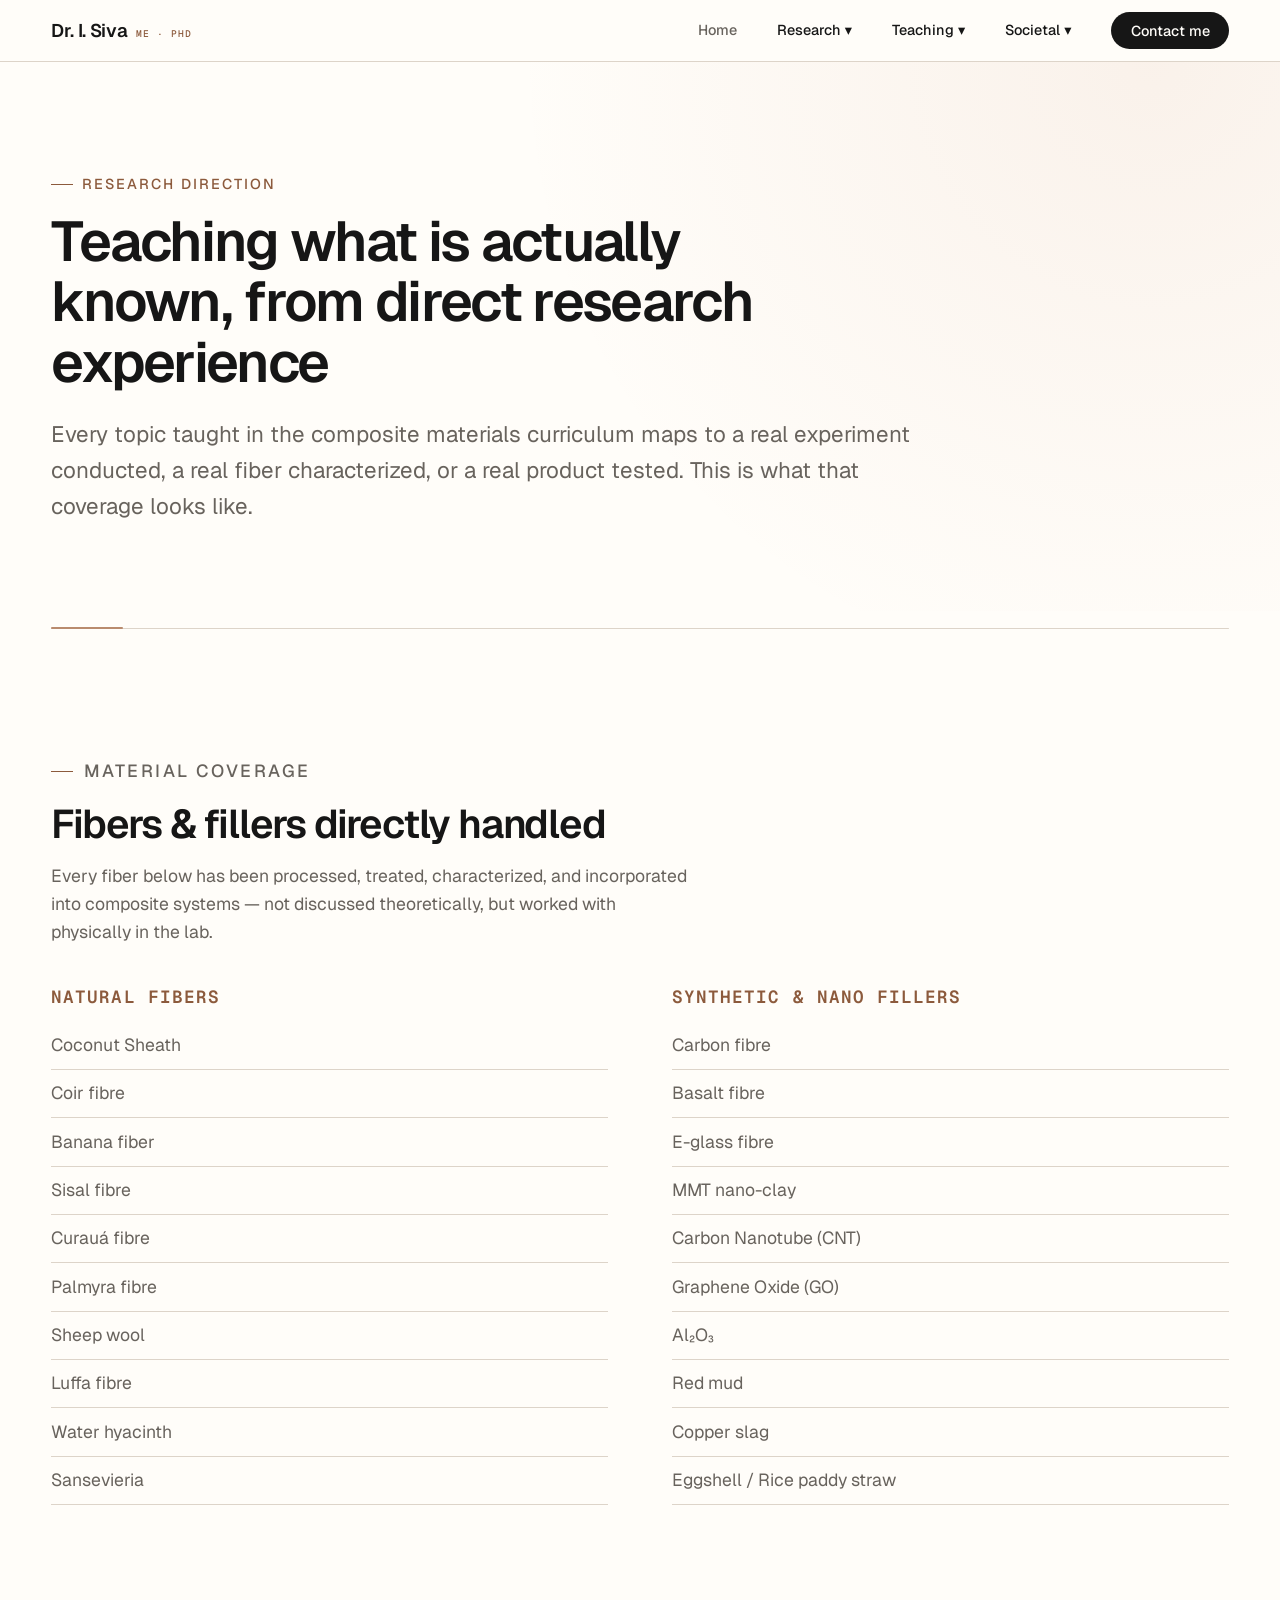
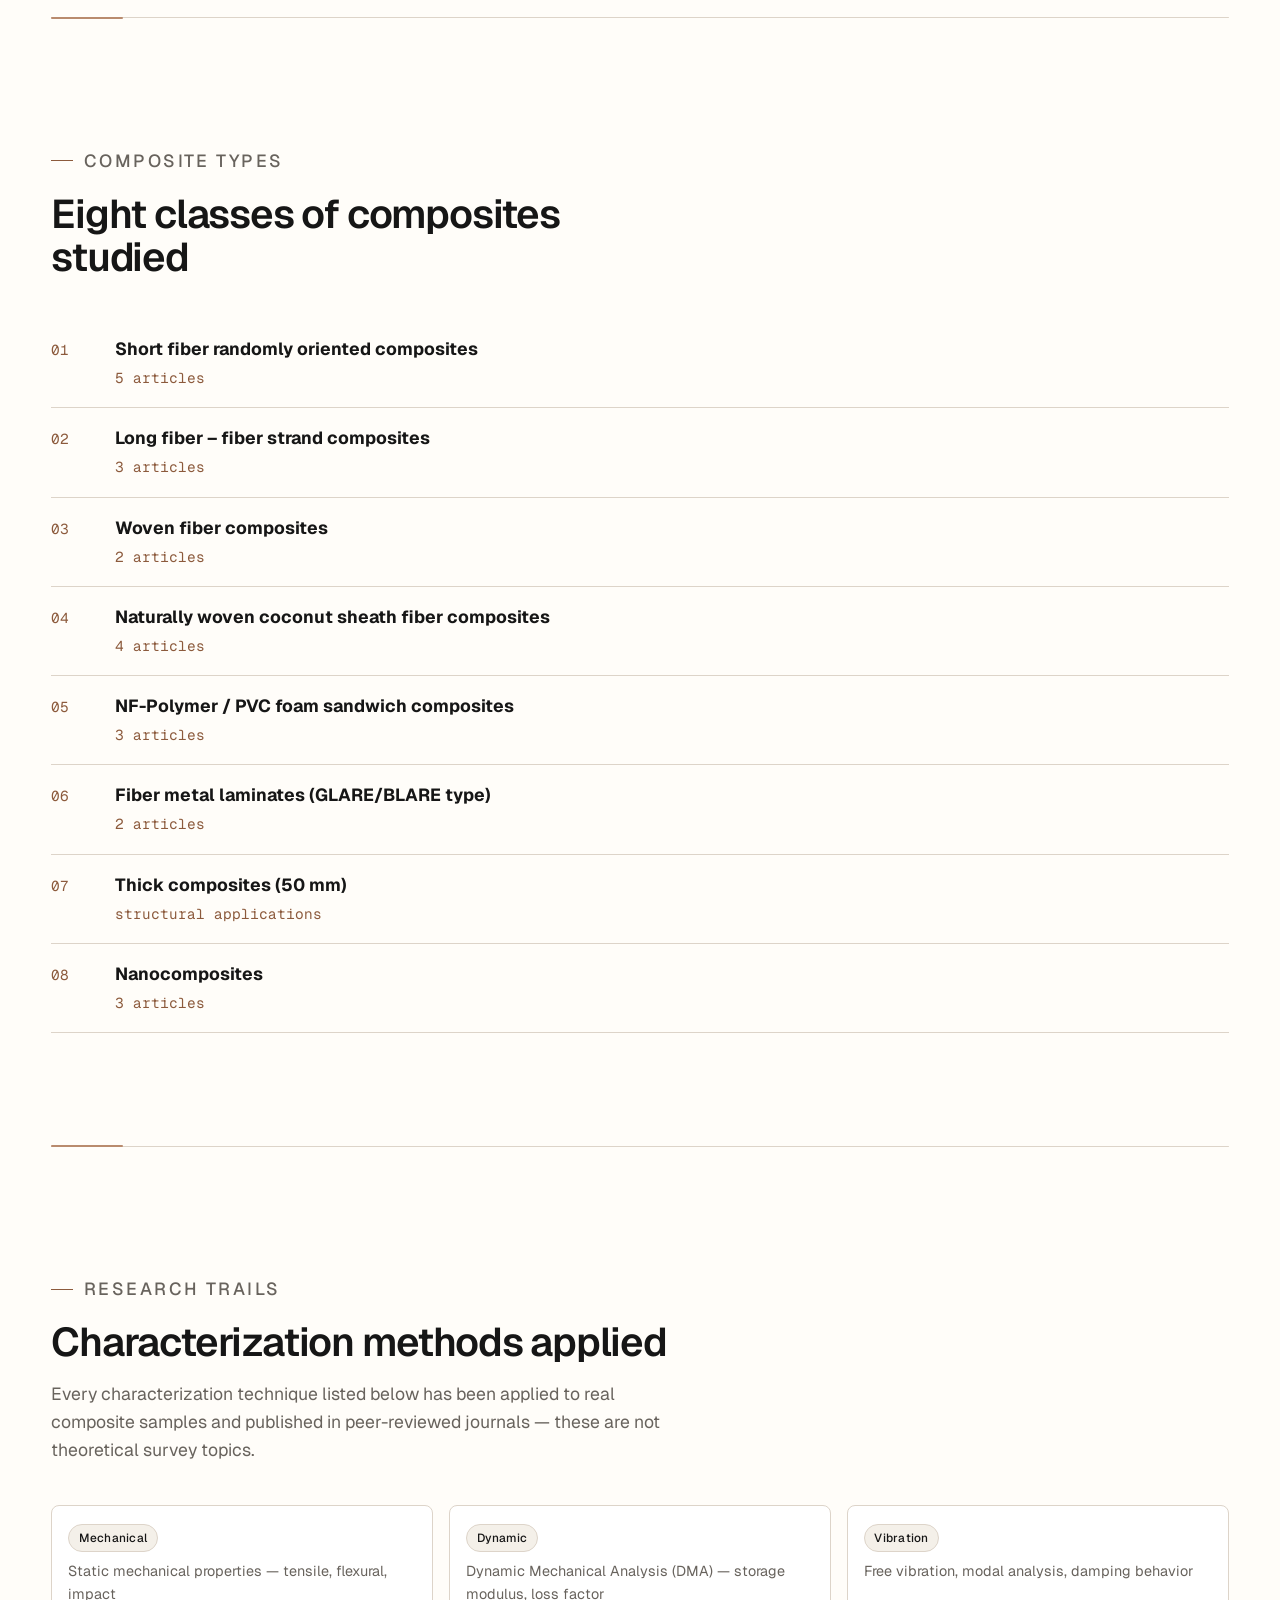
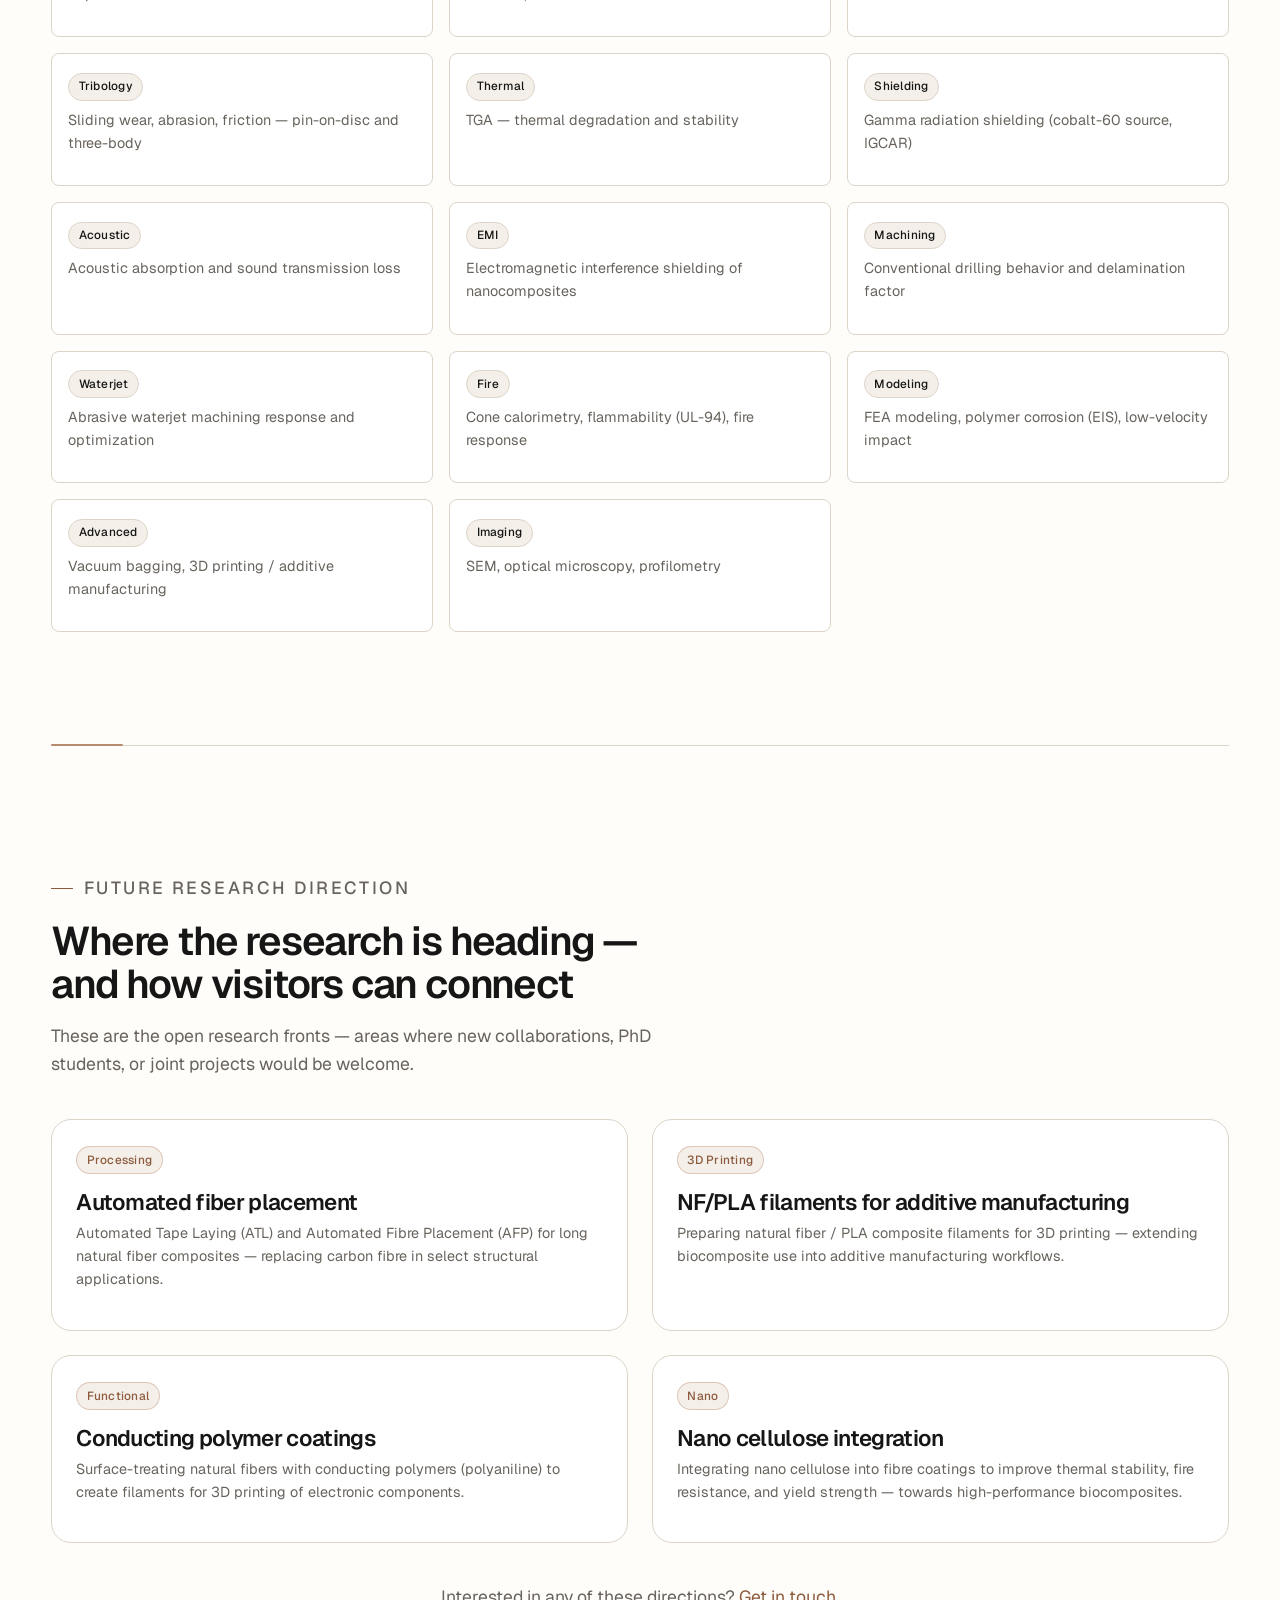
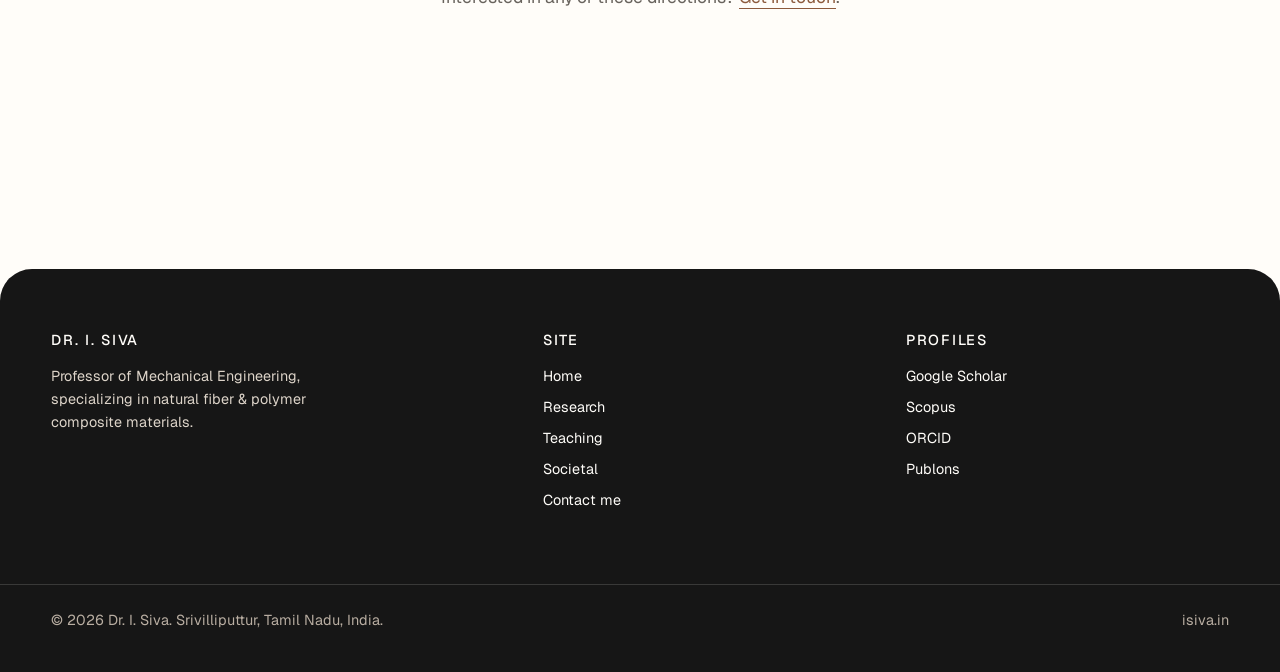
<file: research-direction.html>
<!DOCTYPE html>
<html lang="en">
<head>
<meta charset="UTF-8">
<meta name="viewport" content="width=device-width, initial-scale=1.0">
<title>Research Direction — Dr. I. Siva</title>
<meta name="description" content="Dr. I. Siva's research direction — materials coverage, composite types studied, characterization methods, and future research directions.">
<link rel="stylesheet" href="css/base.css">
<link rel="stylesheet" href="css/inner.css">
<link rel="stylesheet" href="css/subpages.css">
</head>
<body>
<header class="site-header">
  <div class="site-header__inner">
    <a href="index.html" class="brand">Dr. I. Siva <small>ME · PhD</small></a>
    <button class="nav-toggle" aria-expanded="false">Menu</button>
    <ul class="nav-links">
      <li><a href="index.html">Home</a></li>
      <li class="nav-dropdown"><span class="nav-dropdown__label">Research ▾</span>
        <ul class="nav-dropdown__menu">
          <li><a href="research.html">Overview</a></li>
          <li><a href="cv.html">My Self</a></li>
          <li><a href="publications.html">Publications</a></li>
          <li><a href="highlights.html">Highlights</a></li>
          <li><a href="research-direction.html" aria-current="page">Pathway</a></li>
        </ul>
      </li>
      <li class="nav-dropdown"><span class="nav-dropdown__label">Teaching ▾</span>
        <ul class="nav-dropdown__menu">
          <li><a href="classroom.html">Classroom</a></li>
          <li><a href="entrepreneurship.html">Entrepreneurship</a></li>
          <li><a href="events.html">Events</a></li>
        </ul>
      </li>
      <li class="nav-dropdown"><span class="nav-dropdown__label">Societal ▾</span>
        <ul class="nav-dropdown__menu">
          <li><a href="obe-portal.html">OBE Training</a></li>
          <li><a href="co-training.html">CO-Training</a></li>
          <li><a href="course-plan.html">Course Plan Generation</a></li>
        </ul>
      </li>
      <li><a href="contact.html">Contact me</a></li>
    </ul>
  </div>
</header>

<main>
  <section class="page-hero">
    <div class="wrap">
      <p class="eyebrow reveal">Research Direction</p>
      <h1 class="reveal">Teaching what is actually known, from direct research experience</h1>
      <p class="page-hero__lede reveal">Every topic taught in the composite materials curriculum maps to a real experiment conducted, a real fiber characterized, or a real product tested. This is what that coverage looks like.</p>
    </div>
  </section>

  <div class="ply-divider" aria-hidden="true"><span></span><span></span><span></span><span></span></div>

  <!-- FIBERS / FILLERS -->
  <section class="section">
    <div class="wrap">
      <div class="section-head reveal">
        <p class="eyebrow">Material Coverage</p>
        <h2>Fibers &amp; fillers directly handled</h2>
        <p>Every fiber below has been processed, treated, characterized, and incorporated into composite systems — not discussed theoretically, but worked with physically in the lab.</p>
      </div>
      <div class="fiber-grid reveal">
        <div class="fiber-col">
          <h3>Natural fibers</h3>
          <ul>
            <li>Coconut Sheath</li>
            <li>Coir fibre</li>
            <li>Banana fiber</li>
            <li>Sisal fibre</li>
            <li>Curauá fibre</li>
            <li>Palmyra fibre</li>
            <li>Sheep wool</li>
            <li>Luffa fibre</li>
            <li>Water hyacinth</li>
            <li>Sansevieria</li>
          </ul>
        </div>
        <div class="fiber-col">
          <h3>Synthetic &amp; nano fillers</h3>
          <ul>
            <li>Carbon fibre</li>
            <li>Basalt fibre</li>
            <li>E-glass fibre</li>
            <li>MMT nano-clay</li>
            <li>Carbon Nanotube (CNT)</li>
            <li>Graphene Oxide (GO)</li>
            <li>Al₂O₃</li>
            <li>Red mud</li>
            <li>Copper slag</li>
            <li>Eggshell / Rice paddy straw</li>
          </ul>
        </div>
      </div>
    </div>
  </section>

  <div class="ply-divider" aria-hidden="true"><span></span><span></span><span></span><span></span></div>

  <!-- COMPOSITE TYPES -->
  <section class="section">
    <div class="wrap">
      <div class="section-head reveal">
        <p class="eyebrow">Composite Types</p>
        <h2>Eight classes of composites studied</h2>
      </div>
      <div class="type-list reveal">
        <div class="type-item"><span class="type-item__num">01</span><div><strong>Short fiber randomly oriented composites</strong><span>5 articles</span></div></div>
        <div class="type-item"><span class="type-item__num">02</span><div><strong>Long fiber – fiber strand composites</strong><span>3 articles</span></div></div>
        <div class="type-item"><span class="type-item__num">03</span><div><strong>Woven fiber composites</strong><span>2 articles</span></div></div>
        <div class="type-item"><span class="type-item__num">04</span><div><strong>Naturally woven coconut sheath fiber composites</strong><span>4 articles</span></div></div>
        <div class="type-item"><span class="type-item__num">05</span><div><strong>NF-Polymer / PVC foam sandwich composites</strong><span>3 articles</span></div></div>
        <div class="type-item"><span class="type-item__num">06</span><div><strong>Fiber metal laminates (GLARE/BLARE type)</strong><span>2 articles</span></div></div>
        <div class="type-item"><span class="type-item__num">07</span><div><strong>Thick composites (50 mm)</strong><span>structural applications</span></div></div>
        <div class="type-item"><span class="type-item__num">08</span><div><strong>Nanocomposites</strong><span>3 articles</span></div></div>
      </div>
    </div>
  </section>

  <div class="ply-divider" aria-hidden="true"><span></span><span></span><span></span><span></span></div>

  <!-- CHARACTERIZATION -->
  <section class="section">
    <div class="wrap">
      <div class="section-head reveal">
        <p class="eyebrow">Research Trails</p>
        <h2>Characterization methods applied</h2>
        <p>Every characterization technique listed below has been applied to real composite samples and published in peer-reviewed journals — these are not theoretical survey topics.</p>
      </div>
      <div class="char-grid reveal">
        <div class="char-item"><span class="tag">Mechanical</span><p>Static mechanical properties — tensile, flexural, impact</p></div>
        <div class="char-item"><span class="tag">Dynamic</span><p>Dynamic Mechanical Analysis (DMA) — storage modulus, loss factor</p></div>
        <div class="char-item"><span class="tag">Vibration</span><p>Free vibration, modal analysis, damping behavior</p></div>
        <div class="char-item"><span class="tag">Tribology</span><p>Sliding wear, abrasion, friction — pin-on-disc and three-body</p></div>
        <div class="char-item"><span class="tag">Thermal</span><p>TGA — thermal degradation and stability</p></div>
        <div class="char-item"><span class="tag">Shielding</span><p>Gamma radiation shielding (cobalt-60 source, IGCAR)</p></div>
        <div class="char-item"><span class="tag">Acoustic</span><p>Acoustic absorption and sound transmission loss</p></div>
        <div class="char-item"><span class="tag">EMI</span><p>Electromagnetic interference shielding of nanocomposites</p></div>
        <div class="char-item"><span class="tag">Machining</span><p>Conventional drilling behavior and delamination factor</p></div>
        <div class="char-item"><span class="tag">Waterjet</span><p>Abrasive waterjet machining response and optimization</p></div>
        <div class="char-item"><span class="tag">Fire</span><p>Cone calorimetry, flammability (UL-94), fire response</p></div>
        <div class="char-item"><span class="tag">Modeling</span><p>FEA modeling, polymer corrosion (EIS), low-velocity impact</p></div>
        <div class="char-item"><span class="tag">Advanced</span><p>Vacuum bagging, 3D printing / additive manufacturing</p></div>
        <div class="char-item"><span class="tag">Imaging</span><p>SEM, optical microscopy, profilometry</p></div>
      </div>
    </div>
  </section>

  <div class="ply-divider" aria-hidden="true"><span></span><span></span><span></span><span></span></div>

  <!-- FUTURE RESEARCH -->
  <section class="section">
    <div class="wrap">
      <div class="section-head reveal">
        <p class="eyebrow">Future Research Direction</p>
        <h2>Where the research is heading — and how visitors can connect</h2>
        <p>These are the open research fronts — areas where new collaborations, PhD students, or joint projects would be welcome.</p>
      </div>
      <div class="future-grid reveal">
        <div class="card">
          <span class="tag tag--resin">Processing</span>
          <h3>Automated fiber placement</h3>
          <p>Automated Tape Laying (ATL) and Automated Fibre Placement (AFP) for long natural fiber composites — replacing carbon fibre in select structural applications.</p>
        </div>
        <div class="card">
          <span class="tag tag--resin">3D Printing</span>
          <h3>NF/PLA filaments for additive manufacturing</h3>
          <p>Preparing natural fiber / PLA composite filaments for 3D printing — extending biocomposite use into additive manufacturing workflows.</p>
        </div>
        <div class="card">
          <span class="tag tag--resin">Functional</span>
          <h3>Conducting polymer coatings</h3>
          <p>Surface-treating natural fibers with conducting polymers (polyaniline) to create filaments for 3D printing of electronic components.</p>
        </div>
        <div class="card">
          <span class="tag tag--resin">Nano</span>
          <h3>Nano cellulose integration</h3>
          <p>Integrating nano cellulose into fibre coatings to improve thermal stability, fire resistance, and yield strength — towards high-performance biocomposites.</p>
        </div>
      </div>
      <p class="reveal" style="margin-top:var(--space-4);color:var(--ink-soft);text-align:center;">
        Interested in any of these directions? <a href="contact.html" style="color:var(--resin-deep);border-bottom:1px solid currentColor;">Get in touch</a>.
      </p>
    </div>
  </section>

</main>

<footer class="site-footer">
  <div class="wrap footer-grid">
    <div>
      <h4>Dr. I. Siva</h4>
      <p style="max-width:32ch;color:var(--thread);font-size:var(--step--1)">Professor of Mechanical Engineering, specializing in natural fiber &amp; polymer composite materials.</p>
    </div>
    <div>
      <h4>Site</h4>
      <ul>
        <li><a href="index.html">Home</a></li>
        <li><a href="research.html">Research</a></li>
        <li><a href="classroom.html">Teaching</a></li>
        <li><a href="obe-portal.html">Societal</a></li>
        <li><a href="contact.html">Contact me</a></li>
      </ul>
    </div>
    <div>
      <h4>Profiles</h4>
      <ul>
        <li><a href="https://scholar.google.co.in/citations?hl=en&user=6A0iRpQAAAAJ" target="_blank" rel="noopener">Google Scholar</a></li>
        <li><a href="https://www.scopus.com/authid/detail.uri?authorId=55091139100" target="_blank" rel="noopener">Scopus</a></li>
        <li><a href="http://orcid.org/0000-0001-7505-1273" target="_blank" rel="noopener">ORCID</a></li>
        <li><a href="https://publons.com/a/1238856/" target="_blank" rel="noopener">Publons</a></li>
      </ul>
    </div>
  </div>
  <div class="wrap footer-bottom">
    <span>© <span id="year"></span> Dr. I. Siva. Srivilliputtur, Tamil Nadu, India.</span>
    <span>isiva.in</span>
  </div>
</footer>
<script src="js/main.js"></script>
<script>document.getElementById('year').textContent = new Date().getFullYear();</script>
</body>
</html>
</file>
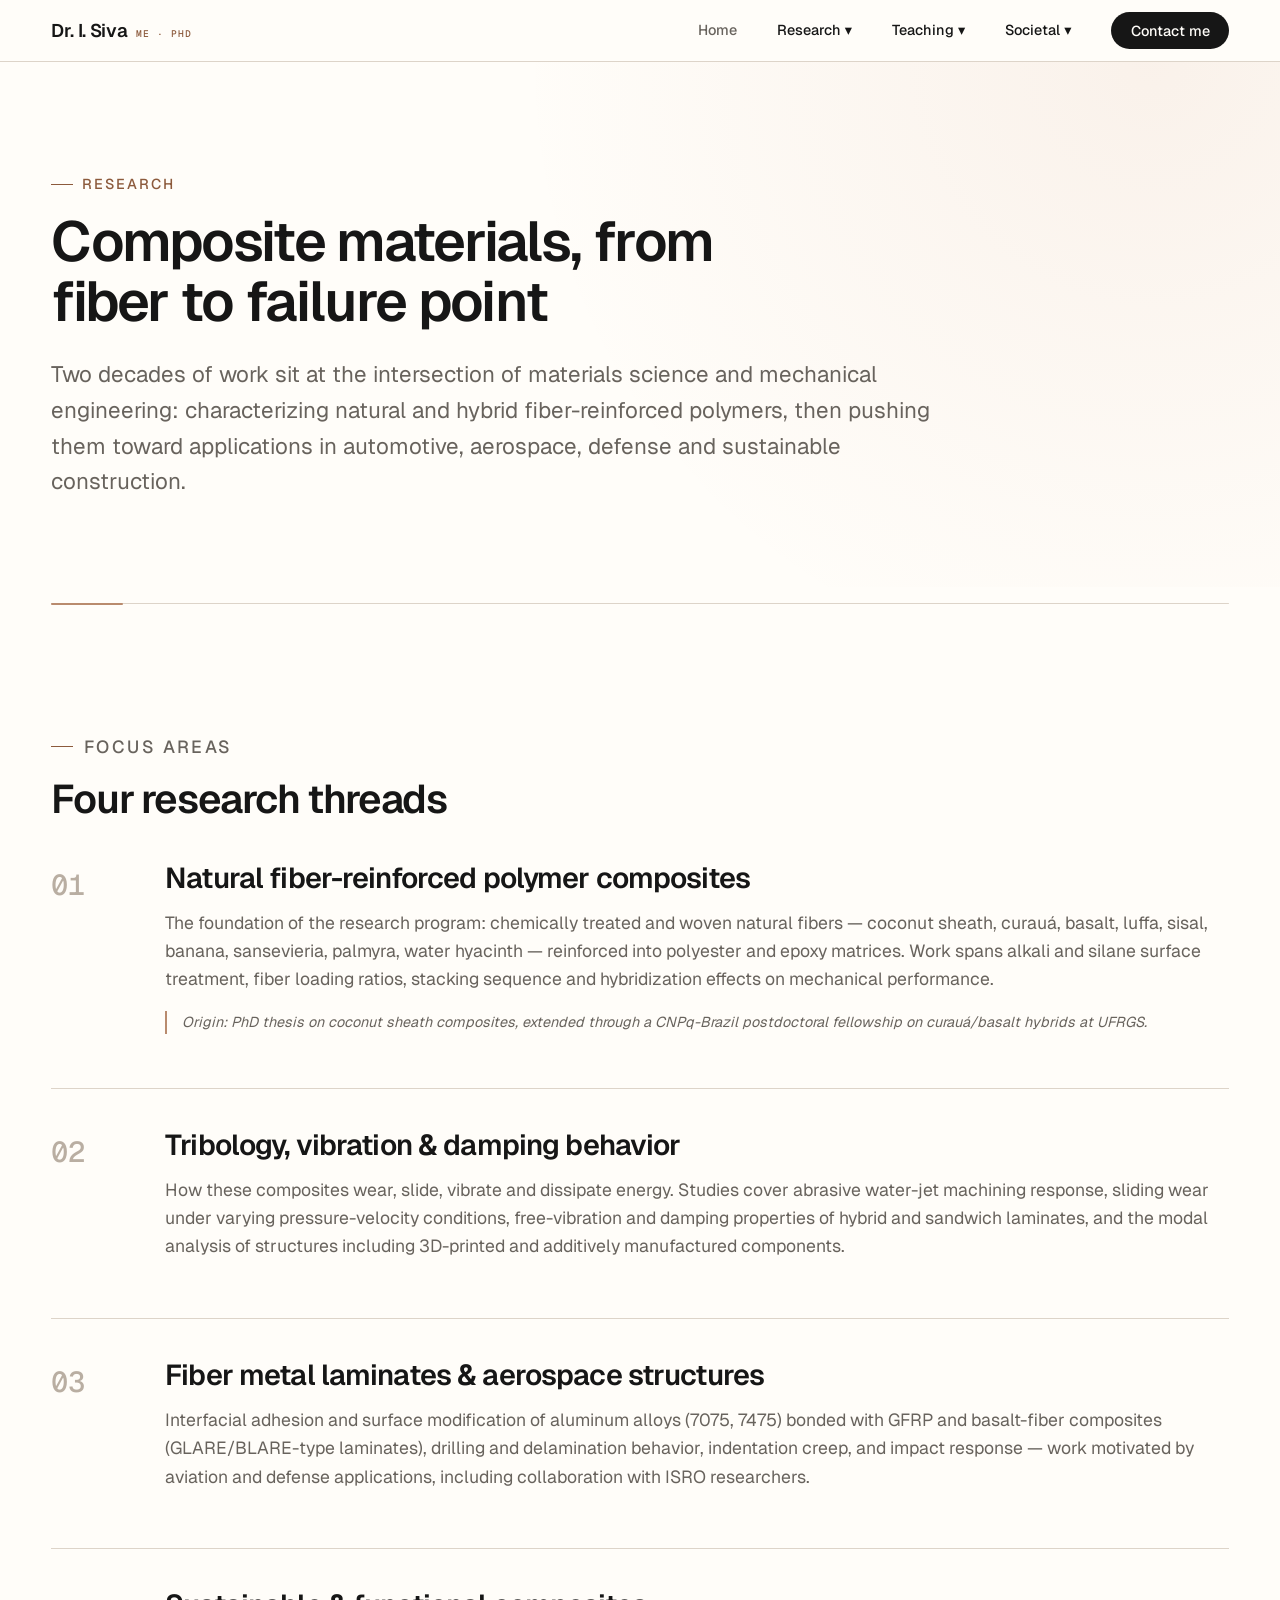
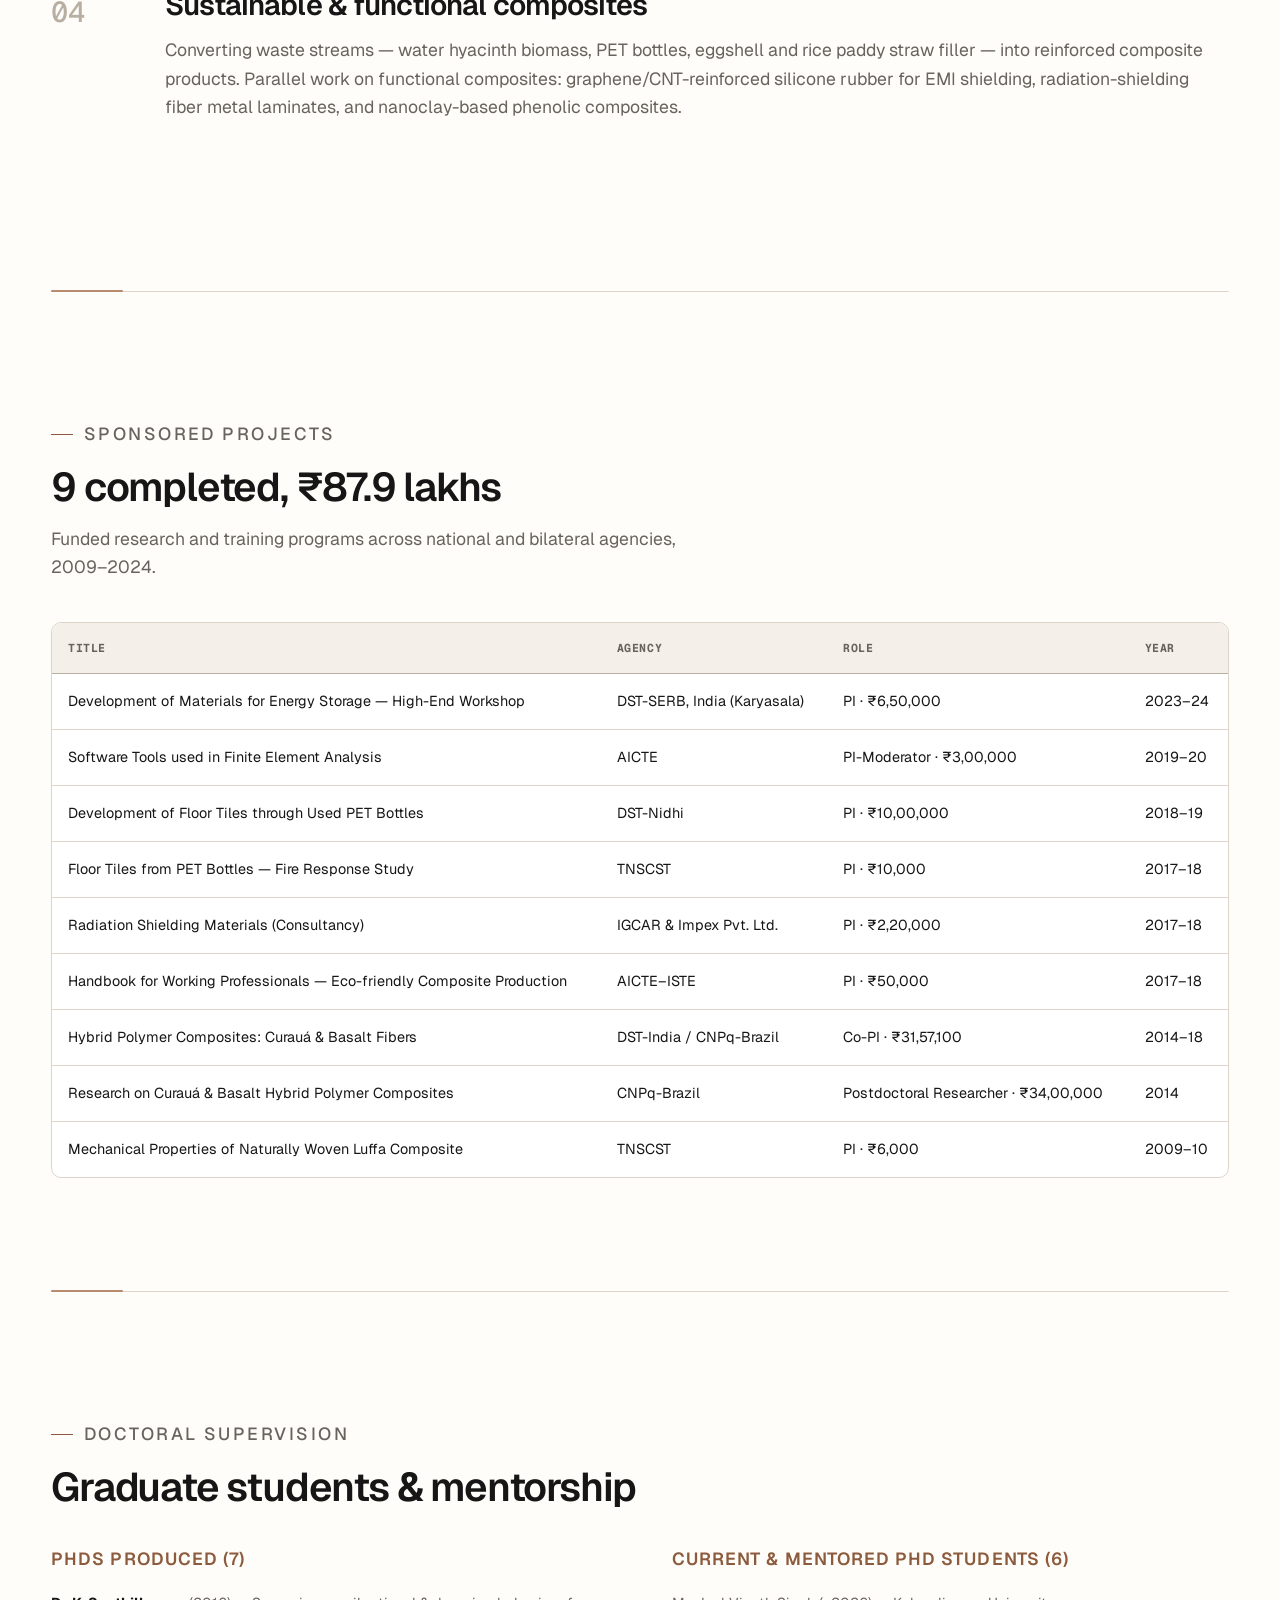
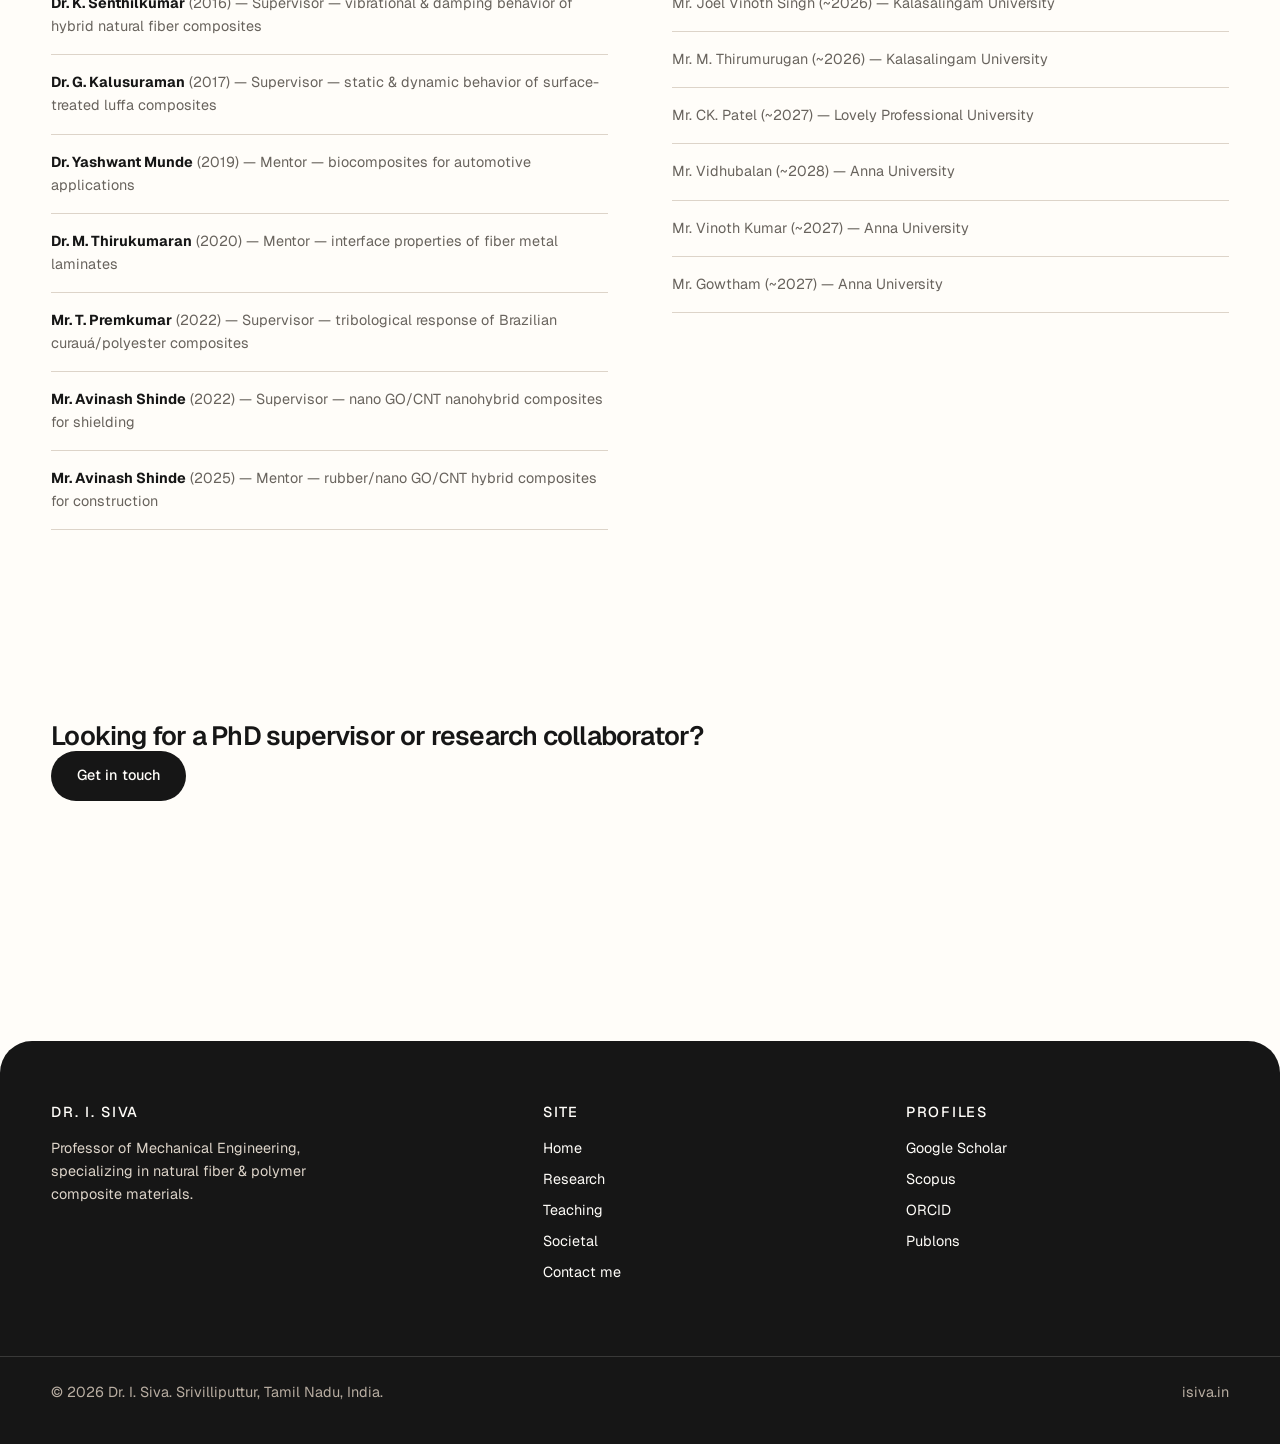
<file: research.html>
<!DOCTYPE html>
<html lang="en">
<head>
<meta charset="UTF-8">
<meta name="viewport" content="width=device-width, initial-scale=1.0">
<title>Research — Dr. I. Siva</title>
<meta name="description" content="Research focus areas of Dr. I. Siva: natural fiber composites, tribology, fiber metal laminates, sustainable materials, and PhD supervision.">
<link rel="stylesheet" href="css/base.css">
<link rel="stylesheet" href="css/inner.css">
</head>
<body>

<header class="site-header">
  <div class="site-header__inner">
    <a href="index.html" class="brand">Dr. I. Siva <small>ME · PhD</small></a>
    <button class="nav-toggle" aria-expanded="false">Menu</button>
    <ul class="nav-links">
      <li><a href="index.html">Home</a></li>
      <li class="nav-dropdown"><span class="nav-dropdown__label">Research ▾</span>
        <ul class="nav-dropdown__menu">
          <li><a href="research.html" aria-current="page">Overview</a></li>
          <li><a href="cv.html">My Self</a></li>
          <li><a href="publications.html">Publications</a></li>
          <li><a href="highlights.html">Highlights</a></li>
          <li><a href="research-direction.html">Pathway</a></li>
        </ul>
      </li>
      <li class="nav-dropdown"><span class="nav-dropdown__label">Teaching ▾</span>
        <ul class="nav-dropdown__menu">
          <li><a href="classroom.html">Classroom</a></li>
          <li><a href="entrepreneurship.html">Entrepreneurship</a></li>
          <li><a href="events.html">Events</a></li>
        </ul>
      </li>
      <li class="nav-dropdown"><span class="nav-dropdown__label">Societal ▾</span>
        <ul class="nav-dropdown__menu">
          <li><a href="obe-portal.html">OBE Training</a></li>
          <li><a href="co-training.html">CO-Training</a></li>
          <li><a href="course-plan.html">Course Plan Generation</a></li>
        </ul>
      </li>
      <li><a href="contact.html">Contact me</a></li>
    </ul>
  </div>
</header>

<main>

  <section class="page-hero">
    <div class="wrap">
      <p class="eyebrow reveal">Research</p>
      <h1 class="reveal">Composite materials, from fiber to failure point</h1>
      <p class="page-hero__lede reveal">
        Two decades of work sit at the intersection of materials science and mechanical
        engineering: characterizing natural and hybrid fiber-reinforced polymers, then
        pushing them toward applications in automotive, aerospace, defense and
        sustainable construction.
      </p>
    </div>
  </section>

  <div class="ply-divider" aria-hidden="true"><span></span><span></span><span></span><span></span></div>

  <!-- FOCUS AREAS -->
  <section class="section">
    <div class="wrap">
      <div class="section-head reveal">
        <p class="eyebrow">Focus areas</p>
        <h2>Four research threads</h2>
      </div>

      <div class="focus-list">
        <article class="focus-item reveal">
          <div class="focus-item__num">01</div>
          <div>
            <h3>Natural fiber-reinforced polymer composites</h3>
            <p>
              The foundation of the research program: chemically treated and woven
              natural fibers — coconut sheath, curauá, basalt, luffa, sisal, banana,
              sansevieria, palmyra, water hyacinth — reinforced into polyester and
              epoxy matrices. Work spans alkali and silane surface treatment, fiber
              loading ratios, stacking sequence and hybridization effects on mechanical
              performance.
            </p>
            <p class="focus-item__note">Origin: PhD thesis on coconut sheath composites, extended through a CNPq-Brazil postdoctoral fellowship on curauá/basalt hybrids at UFRGS.</p>
          </div>
        </article>

        <article class="focus-item reveal">
          <div class="focus-item__num">02</div>
          <div>
            <h3>Tribology, vibration &amp; damping behavior</h3>
            <p>
              How these composites wear, slide, vibrate and dissipate energy. Studies
              cover abrasive water-jet machining response, sliding wear under varying
              pressure-velocity conditions, free-vibration and damping properties of
              hybrid and sandwich laminates, and the modal analysis of structures
              including 3D-printed and additively manufactured components.
            </p>
          </div>
        </article>

        <article class="focus-item reveal">
          <div class="focus-item__num">03</div>
          <div>
            <h3>Fiber metal laminates &amp; aerospace structures</h3>
            <p>
              Interfacial adhesion and surface modification of aluminum alloys (7075,
              7475) bonded with GFRP and basalt-fiber composites (GLARE/BLARE-type
              laminates), drilling and delamination behavior, indentation creep, and
              impact response — work motivated by aviation and defense applications,
              including collaboration with ISRO researchers.
            </p>
          </div>
        </article>

        <article class="focus-item reveal">
          <div class="focus-item__num">04</div>
          <div>
            <h3>Sustainable &amp; functional composites</h3>
            <p>
              Converting waste streams — water hyacinth biomass, PET bottles, eggshell
              and rice paddy straw filler — into reinforced composite products.
              Parallel work on functional composites: graphene/CNT-reinforced
              silicone rubber for EMI shielding, radiation-shielding fiber metal
              laminates, and nanoclay-based phenolic composites.
            </p>
          </div>
        </article>
      </div>
    </div>
  </section>

  <div class="ply-divider" aria-hidden="true"><span></span><span></span><span></span><span></span></div>

  <!-- FUNDED PROJECTS -->
  <section class="section">
    <div class="wrap">
      <div class="section-head reveal">
        <p class="eyebrow">Sponsored projects</p>
        <h2>9 completed, ₹87.9 lakhs</h2>
        <p>Funded research and training programs across national and bilateral agencies, 2009–2024.</p>
      </div>

      <div class="table-wrap reveal">
        <table class="data-table">
          <thead>
            <tr><th>Title</th><th>Agency</th><th>Role</th><th>Year</th></tr>
          </thead>
          <tbody>
            <tr><td>Development of Materials for Energy Storage — High-End Workshop</td><td>DST-SERB, India (Karyasala)</td><td>PI · ₹6,50,000</td><td>2023–24</td></tr>
            <tr><td>Software Tools used in Finite Element Analysis</td><td>AICTE</td><td>PI-Moderator · ₹3,00,000</td><td>2019–20</td></tr>
            <tr><td>Development of Floor Tiles through Used PET Bottles</td><td>DST-Nidhi</td><td>PI · ₹10,00,000</td><td>2018–19</td></tr>
            <tr><td>Floor Tiles from PET Bottles — Fire Response Study</td><td>TNSCST</td><td>PI · ₹10,000</td><td>2017–18</td></tr>
            <tr><td>Radiation Shielding Materials (Consultancy)</td><td>IGCAR &amp; Impex Pvt. Ltd.</td><td>PI · ₹2,20,000</td><td>2017–18</td></tr>
            <tr><td>Handbook for Working Professionals — Eco-friendly Composite Production</td><td>AICTE–ISTE</td><td>PI · ₹50,000</td><td>2017–18</td></tr>
            <tr><td>Hybrid Polymer Composites: Curauá &amp; Basalt Fibers</td><td>DST-India / CNPq-Brazil</td><td>Co-PI · ₹31,57,100</td><td>2014–18</td></tr>
            <tr><td>Research on Curauá &amp; Basalt Hybrid Polymer Composites</td><td>CNPq-Brazil</td><td>Postdoctoral Researcher · ₹34,00,000</td><td>2014</td></tr>
            <tr><td>Mechanical Properties of Naturally Woven Luffa Composite</td><td>TNSCST</td><td>PI · ₹6,000</td><td>2009–10</td></tr>
          </tbody>
        </table>
      </div>
    </div>
  </section>

  <div class="ply-divider" aria-hidden="true"><span></span><span></span><span></span><span></span></div>

  <!-- PHD SUPERVISION -->
  <section class="section">
    <div class="wrap">
      <div class="section-head reveal">
        <p class="eyebrow">Doctoral supervision</p>
        <h2>Graduate students &amp; mentorship</h2>
      </div>

      <div class="grad-grid">
        <div class="grad-col reveal">
          <h3>PhDs produced (7)</h3>
          <ul class="grad-list">
            <li><strong>Dr. K. Senthilkumar</strong> (2016) — Supervisor — vibrational &amp; damping behavior of hybrid natural fiber composites</li>
            <li><strong>Dr. G. Kalusuraman</strong> (2017) — Supervisor — static &amp; dynamic behavior of surface-treated luffa composites</li>
            <li><strong>Dr. Yashwant Munde</strong> (2019) — Mentor — biocomposites for automotive applications</li>
            <li><strong>Dr. M. Thirukumaran</strong> (2020) — Mentor — interface properties of fiber metal laminates</li>
            <li><strong>Mr. T. Premkumar</strong> (2022) — Supervisor — tribological response of Brazilian curauá/polyester composites</li>
            <li><strong>Mr. Avinash Shinde</strong> (2022) — Supervisor — nano GO/CNT nanohybrid composites for shielding</li>
            <li><strong>Mr. Avinash Shinde</strong> (2025) — Mentor — rubber/nano GO/CNT hybrid composites for construction</li>
          </ul>
        </div>
        <div class="grad-col reveal">
          <h3>Current &amp; mentored PhD students (6)</h3>
          <ul class="grad-list">
            <li>Mr. Joel Vinoth Singh (~2026) — Kalasalingam University</li>
            <li>Mr. M. Thirumurugan (~2026) — Kalasalingam University</li>
            <li>Mr. CK. Patel (~2027) — Lovely Professional University</li>
            <li>Mr. Vidhubalan (~2028) — Anna University</li>
            <li>Mr. Vinoth Kumar (~2027) — Anna University</li>
            <li>Mr. Gowtham (~2027) — Anna University</li>
          </ul>
        </div>
      </div>
    </div>
  </section>

  <!-- CTA -->
  <section class="section cta-section">
    <div class="wrap cta-section__inner reveal">
      <h2>Looking for a PhD supervisor or research collaborator?</h2>
      <a href="contact.html" class="btn btn--primary">Get in touch</a>
    </div>
  </section>

</main>

<footer class="site-footer">
  <div class="wrap footer-grid">
    <div>
      <h4>Dr. I. Siva</h4>
      <p style="max-width:32ch;color:var(--thread);font-size:var(--step--1)">Professor of Mechanical Engineering, specializing in natural fiber &amp; polymer composite materials.</p>
    </div>
    <div>
      <h4>Site</h4>
      <ul>
        <li><a href="index.html">Home</a></li>
        <li><a href="research.html">Research</a></li>
        <li><a href="classroom.html">Teaching</a></li>
        <li><a href="obe-portal.html">Societal</a></li>
        <li><a href="contact.html">Contact me</a></li>
      </ul>
    </div>
    <div>
      <h4>Profiles</h4>
      <ul>
        <li><a href="https://scholar.google.co.in/citations?hl=en&user=6A0iRpQAAAAJ" target="_blank" rel="noopener">Google Scholar</a></li>
        <li><a href="https://www.scopus.com/authid/detail.uri?authorId=55091139100" target="_blank" rel="noopener">Scopus</a></li>
        <li><a href="http://orcid.org/0000-0001-7505-1273" target="_blank" rel="noopener">ORCID</a></li>
        <li><a href="https://publons.com/a/1238856/" target="_blank" rel="noopener">Publons</a></li>
      </ul>
    </div>
  </div>
  <div class="wrap footer-bottom">
    <span>© <span id="year"></span> Dr. I. Siva. Srivilliputtur, Tamil Nadu, India.</span>
    <span>isiva.in</span>
  </div>
</footer>

<script src="js/main.js"></script>
<script>document.getElementById('year').textContent = new Date().getFullYear();</script>
</body>
</html>
</file>
<file: css/base.css>
/* ============================================
   Dr. I. Siva — Design System (Nova look)
   Cream surface, near-black ink, terracotta accent.
   Type: Geist (text) + Geist Mono (small technical labels).

   NOTE: the variable NAMES below (--ply-green, --resin, --thread ...)
   are kept from the earlier design so every other page and its own
   CSS keeps working. Only the VALUES changed.
   ============================================ */

@import url('https://fonts.googleapis.com/css2?family=Geist:wght@300..700&family=Geist+Mono:wght@400..600&display=swap');

:root {
  /* Color tokens — Nova palette (old names kept, new values) */
  --ink: #161616;            /* primary text / near-black */
  --ink-soft: #68635d;       /* secondary text (5.8:1 on cream) */
  --paper: #fffdf9;          /* page surface, cream */
  --paper-deep: #f4f0e9;     /* tinted surface */
  --ply-green: #2b2926;      /* dark surface (was green) */
  --ply-green-deep: #161616; /* darkest surface + heading colour */
  --sage: #b9aea2;           /* muted warm grey */
  --resin: #b98b6e;          /* terracotta accent — fills, lines, large text */
  --resin-deep: #8c5a3c;     /* terracotta for small text (5.7:1 on cream) */
  --thread: #ddd4c9;         /* hairlines, borders */
  --thread-deep: #b9aea2;    /* stronger borders */

  /* New tokens used by the Nova-style home page */
  --surface-warm: #f7f3ed;
  --accent-tint: #ead9cc;
  --radius-sm: 12px;
  --radius-md: 20px;
  --radius-lg: 32px;

  /* Type */
  --font-display: 'Geist', system-ui, -apple-system, 'Segoe UI', Roboto, sans-serif;
  --font-body: 'Geist', system-ui, -apple-system, 'Segoe UI', Roboto, sans-serif;
  --font-mono: 'Geist Mono', ui-monospace, SFMono-Regular, Menlo, monospace;

  /* Scale */
  --step--1: clamp(0.83rem, 0.8rem + 0.15vw, 0.9rem);
  --step-0: clamp(1rem, 0.96rem + 0.2vw, 1.1rem);
  --step-1: clamp(1.2rem, 1.12rem + 0.4vw, 1.4rem);
  --step-2: clamp(1.44rem, 1.3rem + 0.7vw, 1.8rem);
  --step-3: clamp(1.9rem, 1.6rem + 1.2vw, 2.5rem);
  --step-4: clamp(2.4rem, 1.9rem + 2vw, 3.6rem);
  --step-5: clamp(3rem, 2.2rem + 3.2vw, 5rem);

  --space-1: 0.5rem;
  --space-2: 1rem;
  --space-3: 1.5rem;
  --space-4: 2.5rem;
  --space-5: 4rem;
  --space-6: 6rem;
  --space-7: 9rem;

  --content-width: 1800px;   /* page container: wide screens use more of the window */
  --gutter: clamp(1.25rem, 4vw, 4rem);
  --content-narrow: 760px;

  --ease: cubic-bezier(0.16, 1, 0.3, 1);
}

* { box-sizing: border-box; }

html {
  scroll-behavior: smooth;
}

@media (prefers-reduced-motion: reduce) {
  html { scroll-behavior: auto; }
  *, *::before, *::after {
    animation-duration: 0.01ms !important;
    animation-iteration-count: 1 !important;
    transition-duration: 0.01ms !important;
    scroll-behavior: auto !important;
  }
}

body {
  margin: 0;
  background: var(--paper);
  color: var(--ink);
  font-family: var(--font-body);
  font-size: var(--step-0);
  line-height: 1.6;
  -webkit-font-smoothing: antialiased;
}

h1, h2, h3, h4 {
  font-family: var(--font-display);
  color: var(--ply-green-deep);
  line-height: 1.08;
  margin: 0;
  font-weight: 600;
  letter-spacing: -0.03em;
}

/* Geist has no italic, so emphasis inside headings becomes the
   terracotta accent colour instead of a slanted style. */
h1 em, h2 em, h3 em {
  font-style: normal;
  color: var(--resin);
}

a {
  color: inherit;
  text-decoration: none;
}

a:focus-visible,
button:focus-visible,
[tabindex]:focus-visible {
  outline: 2px solid var(--resin-deep);
  outline-offset: 3px;
  border-radius: 4px;
}

img { max-width: 100%; display: block; }

.wrap {
  max-width: var(--content-width);
  margin: 0 auto;
  padding: 0 var(--gutter);
}

.wrap--narrow {
  max-width: var(--content-narrow);
}

.eyebrow {
  font-family: var(--font-body);
  font-size: var(--step--1);
  font-weight: 500;
  text-transform: uppercase;
  letter-spacing: 0.14em;
  color: var(--resin-deep);
  display: flex;
  align-items: center;
  gap: 0.6em;
}

.eyebrow::before {
  content: "";
  width: 22px;
  height: 1px;
  background: var(--resin-deep);
  display: inline-block;
}

/* ===== Divider (kept for other pages) =====
   Earlier this was a four-band laminate motif. In the Nova look it is
   a quiet hairline with a short terracotta segment. The markup
   (four <span>s) is unchanged, so existing pages need no edits. */

.ply-divider {
  height: 34px;
  width: 100%;
  display: flex;
  flex-direction: column;
  justify-content: center;
  margin: 0 auto;
  max-width: var(--content-width);
  padding: 0 var(--gutter);
  position: relative;
}

.ply-divider span {
  display: block;
  height: 1px;
  border-radius: 1px;
}
.ply-divider span:nth-child(1) { background: var(--thread); width: 100%; }
.ply-divider span:nth-child(2),
.ply-divider span:nth-child(4) { display: none; }
.ply-divider span:nth-child(3) {
  background: var(--resin);
  width: 72px;
  height: 2px;
  position: absolute;
  left: var(--gutter);
  top: 50%;
  transform: translateY(-50%);
}

/* ===== Nav ===== */

.site-header {
  position: sticky;
  top: 0;
  z-index: 50;
  background: rgba(255, 253, 249, 0.9);
  backdrop-filter: blur(10px);
  -webkit-backdrop-filter: blur(10px);
  border-bottom: 1px solid var(--thread);
}

.site-header__inner {
  display: flex;
  align-items: center;
  justify-content: space-between;
  padding: var(--space-2) var(--gutter);
  max-width: var(--content-width);
  margin: 0 auto;
}

.brand {
  font-family: var(--font-display);
  font-weight: 600;
  font-size: 1.15rem;
  letter-spacing: -0.02em;
  color: var(--ply-green-deep);
  display: flex;
  align-items: baseline;
  gap: 0.5em;
}

.brand small {
  font-family: var(--font-mono);
  font-size: 0.6rem;
  font-weight: 500;
  color: var(--resin-deep);
  text-transform: uppercase;
  letter-spacing: 0.1em;
}

.nav-links {
  display: flex;
  align-items: center;
  gap: var(--space-4);
  list-style: none;
  margin: 0;
  padding: 0;
  font-size: var(--step--1);
  font-weight: 500;
}

.nav-links a {
  position: relative;
  padding: 0.2rem 0;
  color: var(--ink-soft);
  transition: color 0.2s var(--ease);
}

.nav-links a:hover,
.nav-links a[aria-current="page"] {
  color: var(--ply-green-deep);
}

.nav-links a[aria-current="page"]::after {
  content: "";
  position: absolute;
  left: 0; right: 0; bottom: -6px;
  height: 2px;
  background: var(--resin);
  border-radius: 1px;
}

/* Last item (Contact me) becomes the dark pill button, as in Nova */
@media (min-width: 761px) {
  .nav-links > li:last-child > a {
    background: var(--ply-green-deep);
    color: var(--paper);
    padding: 0.6rem 1.2rem;
    border-radius: 999px;
    transition: background 0.2s var(--ease), color 0.2s var(--ease);
  }
  .nav-links > li:last-child > a:hover,
  .nav-links > li:last-child > a[aria-current="page"] {
    background: var(--resin-deep);
    color: #fff;
  }
  .nav-links > li:last-child > a[aria-current="page"]::after { display: none; }
}

.nav-toggle {
  display: none;
  background: none;
  border: 1px solid var(--thread-deep);
  border-radius: 999px;
  padding: 0.45rem 1rem;
  font-family: var(--font-body);
  font-size: 0.8rem;
  font-weight: 500;
  color: var(--ink);
  cursor: pointer;
}

@media (max-width: 760px) {
  .nav-toggle { display: inline-block; }
  .nav-links {
    position: absolute;
    top: 100%; left: 0; right: 0;
    background: var(--paper);
    flex-direction: column;
    align-items: stretch;
    gap: 0;
    border-bottom: 1px solid var(--thread);
    max-height: 0;
    overflow: hidden;
    transition: max-height 0.3s var(--ease);
  }
  .nav-links.is-open { max-height: 640px; overflow-y: auto; }
  .nav-links li { width: 100%; }
  .nav-links a {
    display: block;
    padding: var(--space-2) var(--space-3);
    border-top: 1px solid var(--paper-deep);
  }
  .nav-links a[aria-current="page"]::after { display: none; }
  .nav-links a[aria-current="page"] { background: var(--paper-deep); }
}

/* ===== Nav dropdowns (Research / Teaching / Societal) =====
   Click to open on desktop; flattened into the mobile menu. */

.nav-dropdown {
  position: relative;
}

.nav-dropdown__label {
  font-size: var(--step--1);
  font-weight: 500;
  color: var(--ply-green-deep);
  cursor: pointer;
  padding: 0.2rem 0;
  user-select: none;
  transition: color 0.2s var(--ease);
}

.nav-dropdown__label:hover { color: var(--resin-deep); }

.nav-dropdown__menu {
  display: none;
  position: absolute;
  top: calc(100% + 8px);
  left: 0;
  background: #fff;
  border: 1px solid var(--thread);
  border-radius: 16px;
  box-shadow: 0 18px 40px -18px rgba(22, 22, 22, 0.25);
  list-style: none;
  margin: 0;
  padding: 0.5rem;
  min-width: 210px;
  z-index: 100;
}

.nav-dropdown.is-open .nav-dropdown__menu { display: block; }

.nav-dropdown__menu li a {
  display: block;
  padding: 0.55rem 0.9rem;
  border-radius: 10px;
  font-size: var(--step--1);
  color: var(--ink-soft);
  transition: background 0.15s, color 0.15s;
}

.nav-dropdown__menu li a:hover {
  background: var(--paper-deep);
  color: var(--resin-deep);
}

.nav-dropdown__menu li a[aria-current="page"]::after { display: none; }
.nav-dropdown__menu li a[aria-current="page"] { background: var(--paper-deep); color: var(--resin-deep); }

@media (max-width: 760px) {
  .nav-dropdown__label { display: none; }
  .nav-dropdown__menu {
    display: block;
    position: static;
    box-shadow: none;
    border: none;
    border-radius: 0;
    padding: 0;
    min-width: 0;
    background: transparent;
  }
  .nav-dropdown__menu li a {
    padding: var(--space-2) var(--space-3);
    border-radius: 0;
    border-top: 1px solid var(--paper-deep);
  }
}

/* ===== Footer ===== */

.site-footer {
  background: var(--ply-green-deep);
  color: var(--thread);
  padding: var(--space-5) 0 var(--space-4);
  margin-top: var(--space-7);
  border-radius: var(--radius-lg) var(--radius-lg) 0 0;
}

.site-footer a { color: var(--paper); }
.site-footer a:hover { color: var(--resin); }

.footer-grid {
  display: grid;
  grid-template-columns: 1.4fr 1fr 1fr;
  gap: var(--space-4);
}

.footer-grid h4 {
  color: var(--paper);
  font-size: var(--step--1);
  text-transform: uppercase;
  letter-spacing: 0.12em;
  font-family: var(--font-body);
  font-weight: 500;
  margin-bottom: var(--space-2);
}

.footer-grid ul { list-style: none; margin: 0; padding: 0; }
.footer-grid li { margin-bottom: 0.5rem; font-size: var(--step--1); }

.footer-bottom {
  margin-top: var(--space-5);
  padding-top: var(--space-3);
  border-top: 1px solid rgba(255, 253, 249, 0.15);
  font-size: var(--step--1);
  color: var(--sage);
  display: flex;
  justify-content: space-between;
  flex-wrap: wrap;
  gap: var(--space-2);
}

/* Visitor counter line inside the footer */
.visit-counter {
  color: var(--sage);
}
.visit-counter strong {
  color: var(--paper);
  font-weight: 500;
}

@media (max-width: 760px) {
  .footer-grid { grid-template-columns: 1fr; gap: var(--space-3); }
}

/* ===== Buttons ===== */

.btn {
  display: inline-flex;
  align-items: center;
  gap: 0.5em;
  font-family: var(--font-body);
  font-size: var(--step--1);
  font-weight: 500;
  padding: 0.9em 1.7em;
  border-radius: 999px;
  border: 1px solid transparent;
  cursor: pointer;
  transition: all 0.2s var(--ease);
}

.btn--primary {
  background: var(--ply-green-deep);
  color: var(--paper);
}
.btn--primary:hover { background: var(--resin-deep); }

.btn--ghost {
  border-color: var(--thread-deep);
  color: var(--ink);
  background: transparent;
}
.btn--ghost:hover {
  border-color: var(--ink);
  color: var(--ink);
}

/* Buttons that sit on dark panels */
.btn--accent {
  background: var(--resin);
  color: var(--ply-green-deep);
}
.btn--accent:hover { background: var(--accent-tint); }

.btn--light {
  border-color: rgba(255, 253, 249, 0.4);
  color: var(--paper);
  background: transparent;
}
.btn--light:hover {
  border-color: var(--paper);
  color: var(--paper);
}

/* ===== Shared section spacing ===== */

.section { padding: var(--space-6) 0; }
.section--tight { padding: var(--space-5) 0; }

.section-head {
  margin-bottom: var(--space-4);
  max-width: 640px;
}

.section-head h2 {
  font-size: var(--step-3);
  margin-top: var(--space-2);
}

.section-head p {
  color: var(--ink-soft);
  font-size: var(--step-0);
  margin-top: var(--space-2);
}

/* ===== Card ===== */

.card {
  background: #fff;
  border: 1px solid var(--thread);
  border-radius: var(--radius-md);
  padding: var(--space-3);
  transition: transform 0.25s var(--ease), box-shadow 0.25s var(--ease), border-color 0.25s var(--ease);
}

.card:hover {
  transform: translateY(-3px);
  box-shadow: 0 18px 36px -22px rgba(22, 22, 22, 0.35);
  border-color: var(--thread-deep);
}

/* ===== Stat block ===== */

.stat {
  font-family: var(--font-body);
}

.stat .num {
  font-size: var(--step-3);
  color: var(--ply-green-deep);
  font-weight: 500;
  letter-spacing: -0.03em;
  display: block;
  line-height: 1;
}

.stat .label {
  font-size: var(--step--1);
  color: var(--ink-soft);
  margin-top: 0.5em;
  display: block;
}

/* ===== Tag / pill ===== */

.tag {
  display: inline-block;
  font-family: var(--font-body);
  font-size: 0.74rem;
  font-weight: 500;
  letter-spacing: 0.02em;
  padding: 0.28em 0.8em;
  border-radius: 100px;
  background: var(--paper-deep);
  color: var(--ply-green-deep);
  border: 1px solid var(--thread);
}

.tag--resin {
  background: rgba(185, 139, 110, 0.14);
  color: var(--resin-deep);
  border-color: rgba(185, 139, 110, 0.4);
}

/* ===== Reveal on scroll ===== */

.reveal {
  opacity: 0;
  transform: translateY(16px);
  transition: opacity 0.6s var(--ease), transform 0.6s var(--ease);
}
.reveal.is-visible {
  opacity: 1;
  transform: translateY(0);
}

@media (prefers-reduced-motion: reduce) {
  .reveal { opacity: 1; transform: none; }
}
</file>
<file: css/home.css>
/* ============================================
   Home page — Nova look
   Loads after base.css. Only used by index.html.
   ============================================ */

/* ===== Hero ===== */

.hero {
  padding: var(--space-5) 0 var(--space-6);
  overflow: hidden;
}

.hero__inner {
  display: grid;
  grid-template-columns: 1.1fr 0.9fr;
  gap: var(--space-5);
  align-items: center;
}

.hero__text h1 {
  font-size: var(--step-5);
  margin-top: var(--space-2);
  letter-spacing: -0.04em;
}

.hero__lede {
  color: var(--ink-soft);
  font-size: var(--step-0);
  max-width: 54ch;
  margin: var(--space-3) 0 var(--space-4);
}

.hero__actions {
  display: flex;
  flex-wrap: wrap;
  gap: 0.8rem;
}

.hero__partners {
  display: flex;
  flex-wrap: wrap;
  align-items: center;
  gap: 0.4rem 1.5rem;
  margin: var(--space-5) 0 0;
  font-size: var(--step--1);
  font-weight: 500;
  color: var(--ink-soft);
}

.hero__partners span:first-child {
  font-weight: 400;
  color: var(--sage);
}

/* Portrait inside an organic blob, as in Nova */

.hero__visual {
  display: flex;
  justify-content: center;
}

.portrait-frame {
  position: relative;
  width: 100%;
  max-width: 460px;
  aspect-ratio: 4 / 5;
}

.portrait-frame__shape {
  position: absolute;
  inset: 0;
  transform: translate(18px, 18px) rotate(3deg);
  background: var(--accent-tint);
  border-radius: 58% 42% 52% 48% / 46% 54% 46% 54%;
}

.portrait-frame__img {
  position: relative;
  width: 100%;
  height: 100%;
  object-fit: cover;
  object-position: center top;
  border-radius: 58% 42% 52% 48% / 46% 54% 46% 54%;
  background: var(--paper-deep);
}

/* ===== Metrics band (dark) ===== */

.metrics-section {
  padding: 0 0 var(--space-6);
}

.metrics-grid {
  display: grid;
  grid-template-columns: repeat(6, 1fr);
  gap: var(--space-3);
  background: var(--ply-green-deep);
  border-radius: var(--radius-lg);
  padding: var(--space-4) var(--space-4);
  text-align: center;
}

.metrics-grid .stat {
  padding: 0 0.25rem;
}

.metrics-grid .stat + .stat {
  border-left: 1px solid rgba(255, 253, 249, 0.14);
}

.metrics-grid .stat .num {
  color: var(--resin);
  font-size: var(--step-3);
  font-weight: 500;
}

.metrics-grid .stat .label {
  color: var(--thread);
}

/* ===== About strip ===== */

.about-strip__inner {
  display: grid;
  grid-template-columns: 1.5fr 1fr;
  gap: var(--space-5);
  align-items: start;
}

.about-strip h2 {
  font-size: var(--step-3);
  margin: var(--space-2) 0 var(--space-3);
}

.about-strip p {
  color: var(--ink-soft);
}

.text-link {
  display: inline-block;
  margin-top: var(--space-2);
  font-weight: 500;
  color: var(--resin-deep);
  border-bottom: 1px solid transparent;
  transition: border-color 0.2s var(--ease);
}
.text-link:hover { border-bottom-color: var(--resin-deep); }

.about-strip__list {
  background: var(--surface-warm);
  border: 1px solid var(--thread);
  border-radius: var(--radius-md);
  padding: var(--space-4);
}

.about-strip__list h3 {
  font-size: var(--step-1);
  margin-bottom: var(--space-2);
}

.role-list {
  list-style: none;
  margin: 0;
  padding: 0;
}

.role-list li {
  display: flex;
  align-items: baseline;
  gap: 0.7rem;
  padding: 0.75rem 0;
  border-top: 1px solid var(--thread);
  font-size: var(--step--1);
  color: var(--ink);
}

.role-list li:first-child { border-top: 0; }

/* ===== Research pillars ===== */

.pillar-grid {
  display: grid;
  grid-template-columns: repeat(3, 1fr);
  gap: var(--space-3);
}

.pillar-grid .card {
  position: relative;
  padding: var(--space-4) var(--space-3) var(--space-3);
}

.pillar-grid .card h3 {
  font-size: var(--step-1);
  margin: var(--space-2) 0 var(--space-1);
}

.pillar-grid .card p:not(.tag) {
  color: var(--ink-soft);
  font-size: var(--step--1);
  margin: 0;
}

.card__index {
  position: absolute;
  top: var(--space-3);
  right: var(--space-3);
  font-size: var(--step--1);
  font-weight: 500;
  color: var(--sage);
}

/* ===== International network ===== */

.network-grid {
  display: grid;
  grid-template-columns: repeat(4, 1fr);
  gap: var(--space-4) var(--space-3);
}

.network-item {
  border-top: 2px solid var(--ply-green-deep);
  padding-top: var(--space-2);
}

.network-item__country {
  display: block;
  font-size: var(--step-1);
  font-weight: 600;
  letter-spacing: -0.02em;
  color: var(--ply-green-deep);
  margin-bottom: 0.4rem;
}

.network-item__detail {
  display: block;
  font-size: var(--step--1);
  color: var(--ink-soft);
}

/* ===== Call to action (dark panel) ===== */

.cta-section {
  padding: var(--space-5) 0 0;
}

.cta-section__inner {
  background: var(--ply-green-deep);
  border-radius: var(--radius-lg);
  padding: var(--space-6) var(--space-4);
  text-align: center;
  display: flex;
  flex-direction: column;
  align-items: center;
  gap: var(--space-4);
}

.cta-section__inner h2 {
  color: var(--paper);
  font-size: var(--step-3);
  max-width: 24ch;
}

.cta-section__actions {
  display: flex;
  flex-wrap: wrap;
  gap: 0.8rem;
  justify-content: center;
}

/* ===== Responsive ===== */

@media (max-width: 1000px) {
  .metrics-grid { grid-template-columns: repeat(3, 1fr); row-gap: var(--space-4); }
  .metrics-grid .stat:nth-child(4) { border-left: 0; }
  .pillar-grid { grid-template-columns: repeat(2, 1fr); }
  .network-grid { grid-template-columns: repeat(2, 1fr); }
}

@media (max-width: 820px) {
  .hero { padding-top: var(--space-4); }
  .hero__inner { grid-template-columns: 1fr; gap: var(--space-4); }
  .hero__visual { order: -1; }
  .portrait-frame { max-width: 320px; }
  .about-strip__inner { grid-template-columns: 1fr; gap: var(--space-4); }
}

@media (max-width: 600px) {
  .section { padding: var(--space-5) 0; }
  .metrics-grid {
    grid-template-columns: repeat(2, 1fr);
    padding: var(--space-4) var(--space-3);
  }
  .metrics-grid .stat:nth-child(odd) { border-left: 0; }
  .metrics-grid .stat:nth-child(even) { border-left: 1px solid rgba(255, 253, 249, 0.14); }
  .pillar-grid,
  .network-grid { grid-template-columns: 1fr; }
  .cta-section__inner { padding: var(--space-5) var(--space-3); }
}
</file>
<file: css/inner.css>
/* ===== Page hero (used on inner pages) ===== */

.page-hero {
  padding: var(--space-6) 0 var(--space-5);
  background:
    radial-gradient(circle at 90% 0%, rgba(189, 107, 62, 0.08), transparent 50%),
    var(--paper);
}

.page-hero h1 {
  font-size: var(--step-4);
  margin-top: var(--space-2);
  max-width: 20ch;
}

.page-hero__lede {
  margin-top: var(--space-3);
  font-size: var(--step-1);
  color: var(--ink-soft);
  max-width: 60ch;
}

/* ===== Focus list (Research page) ===== */

.focus-list {
  display: flex;
  flex-direction: column;
  gap: var(--space-4);
}

.focus-item {
  display: grid;
  grid-template-columns: 90px 1fr;
  gap: var(--space-3);
  padding-bottom: var(--space-4);
  border-bottom: 1px solid var(--thread);
}

.focus-item:last-child { border-bottom: none; }

.focus-item__num {
  font-family: var(--font-mono);
  font-size: var(--step-2);
  color: var(--thread-deep);
  font-weight: 500;
}

.focus-item h3 {
  font-size: var(--step-2);
}

.focus-item p {
  color: var(--ink-soft);
  margin-top: var(--space-2);
}

.focus-item__note {
  font-size: var(--step--1);
  font-style: italic;
  color: var(--sage);
  border-left: 2px solid var(--resin);
  padding-left: 1em;
  margin-top: var(--space-2) !important;
}

@media (max-width: 640px) {
  .focus-item { grid-template-columns: 1fr; gap: var(--space-1); }
}

/* ===== Data table ===== */

.table-wrap {
  overflow-x: auto;
  border: 1px solid var(--thread);
  border-radius: 10px;
  background: #fff;
}

.data-table {
  width: 100%;
  border-collapse: collapse;
  font-size: var(--step--1);
  min-width: 640px;
}

.data-table th {
  text-align: left;
  font-family: var(--font-mono);
  text-transform: uppercase;
  letter-spacing: 0.05em;
  font-size: 0.72rem;
  color: var(--ink-soft);
  padding: var(--space-2) var(--space-2);
  background: var(--paper-deep);
  border-bottom: 1px solid var(--thread-deep);
}

.data-table td {
  padding: var(--space-2);
  border-bottom: 1px solid var(--thread);
  vertical-align: top;
}

.data-table tr:last-child td { border-bottom: none; }
.data-table tr:hover td { background: var(--paper-deep); }

/* ===== Grad grid ===== */

.grad-grid {
  display: grid;
  grid-template-columns: 1fr 1fr;
  gap: var(--space-5);
}

.grad-grid h3 {
  font-size: var(--step-0);
  font-family: var(--font-body);
  text-transform: uppercase;
  letter-spacing: 0.06em;
  color: var(--resin-deep);
  margin-bottom: var(--space-3);
}

.grad-list {
  list-style: none;
  margin: 0;
  padding: 0;
  display: flex;
  flex-direction: column;
  gap: var(--space-2);
}

.grad-list li {
  font-size: var(--step--1);
  color: var(--ink-soft);
  padding-bottom: var(--space-2);
  border-bottom: 1px solid var(--thread);
}

.grad-list strong { color: var(--ink); }

@media (max-width: 760px) {
  .grad-grid { grid-template-columns: 1fr; gap: var(--space-4); }
}

/* ===== Publications page ===== */

.pub-filters {
  display: flex;
  gap: 0.6em;
  flex-wrap: wrap;
  margin-bottom: var(--space-4);
}

.pub-filter {
  font-family: var(--font-mono);
  font-size: var(--step--1);
  padding: 0.5em 1em;
  border-radius: 100px;
  border: 1px solid var(--thread-deep);
  background: #fff;
  color: var(--ink-soft);
  cursor: pointer;
  transition: all 0.2s var(--ease);
}

.pub-filter:hover { border-color: var(--resin); color: var(--resin-deep); }

.pub-filter.is-active {
  background: var(--ply-green-deep);
  border-color: var(--ply-green-deep);
  color: var(--paper);
}

.pub-search {
  width: 100%;
  font-family: var(--font-body);
  font-size: var(--step-0);
  padding: 0.85em 1.1em;
  border: 1px solid var(--thread-deep);
  border-radius: 8px;
  background: #fff;
  margin-bottom: var(--space-4);
}

.pub-search:focus-visible {
  outline: 2px solid var(--resin);
  outline-offset: 2px;
}

.pub-count {
  font-family: var(--font-mono);
  font-size: var(--step--1);
  color: var(--ink-soft);
  margin-bottom: var(--space-3);
}

.pub-list {
  display: flex;
  flex-direction: column;
}

.pub-item {
  padding: var(--space-3) 0;
  border-bottom: 1px solid var(--thread);
  display: grid;
  grid-template-columns: 70px 1fr;
  gap: var(--space-3);
}

.pub-item__year {
  font-family: var(--font-mono);
  color: var(--resin-deep);
  font-size: var(--step--1);
  padding-top: 0.2em;
}

.pub-item__title {
  font-size: var(--step-0);
  color: var(--ink);
  font-weight: 500;
  line-height: 1.4;
}

.pub-item__meta {
  font-size: var(--step--1);
  color: var(--ink-soft);
  margin-top: 0.4em;
}

.pub-item__meta a {
  color: var(--resin-deep);
  border-bottom: 1px solid currentColor;
}

.pub-item[hidden] { display: none; }

@media (max-width: 600px) {
  .pub-item { grid-template-columns: 1fr; gap: 0.3em; }
}

/* ===== CV page ===== */

.cv-layout {
  display: grid;
  grid-template-columns: 220px 1fr;
  gap: var(--space-5);
  align-items: start;
}

.cv-toc {
  position: sticky;
  top: 100px;
  display: flex;
  flex-direction: column;
  gap: 0.6em;
  font-family: var(--font-mono);
  font-size: var(--step--1);
}

.cv-toc a {
  color: var(--ink-soft);
  padding: 0.3em 0;
  border-left: 2px solid transparent;
  padding-left: 0.8em;
}

.cv-toc a:hover { color: var(--resin-deep); border-color: var(--resin); }

.cv-block {
  margin-bottom: var(--space-5);
  scroll-margin-top: 100px;
}

.cv-block h2 {
  font-size: var(--step-2);
  margin-bottom: var(--space-3);
  padding-bottom: var(--space-2);
  border-bottom: 2px solid var(--ply-green-deep);
}

.timeline-item {
  display: grid;
  grid-template-columns: 160px 1fr;
  gap: var(--space-3);
  padding: var(--space-2) 0;
  border-bottom: 1px solid var(--thread);
}

.timeline-item__when {
  font-family: var(--font-mono);
  font-size: var(--step--1);
  color: var(--ink-soft);
}

.timeline-item__what strong { color: var(--ink); display: block; }
.timeline-item__what span { color: var(--ink-soft); font-size: var(--step--1); }

.admin-grid {
  display: grid;
  grid-template-columns: repeat(2, 1fr);
  gap: 0.5em 2em;
}

.admin-grid li {
  font-size: var(--step--1);
  color: var(--ink-soft);
  padding: 0.5em 0;
  border-bottom: 1px dashed var(--thread);
  list-style: none;
}

@media (max-width: 900px) {
  .cv-layout { grid-template-columns: 1fr; }
  .cv-toc {
    position: static;
    flex-direction: row;
    flex-wrap: wrap;
    gap: 0.5em 1.2em;
    margin-bottom: var(--space-3);
  }
  .admin-grid { grid-template-columns: 1fr; }
}

@media (max-width: 600px) {
  .timeline-item { grid-template-columns: 1fr; gap: 0.3em; }
}

/* ===== Contact page ===== */

.contact-layout {
  display: grid;
  grid-template-columns: 1fr 1fr;
  gap: var(--space-5);
}

.contact-card {
  background: #fff;
  border: 1px solid var(--thread);
  border-radius: 12px;
  padding: var(--space-4);
}

.contact-list {
  list-style: none;
  margin: 0;
  padding: 0;
  display: flex;
  flex-direction: column;
  gap: var(--space-3);
}

.contact-list li {
  display: flex;
  flex-direction: column;
  gap: 0.2em;
  padding-bottom: var(--space-3);
  border-bottom: 1px solid var(--thread);
}

.contact-list li:last-child { border: none; padding-bottom: 0; }

.contact-list .label {
  font-family: var(--font-mono);
  font-size: 0.72rem;
  text-transform: uppercase;
  letter-spacing: 0.06em;
  color: var(--sage);
}

.contact-list .value { font-size: var(--step-0); }
.contact-list .value a { color: var(--resin-deep); border-bottom: 1px solid currentColor; }

.ref-card {
  border-bottom: 1px solid var(--thread);
  padding: var(--space-2) 0;
}
.ref-card:last-child { border-bottom: none; }
.ref-card strong { display: block; color: var(--ink); }
.ref-card span { display: block; font-size: var(--step--1); color: var(--ink-soft); }
.ref-card a { font-size: var(--step--1); color: var(--resin-deep); }

@media (max-width: 760px) {
  .contact-layout { grid-template-columns: 1fr; }
}
</file>
<file: css/subpages.css>
/* ===== Subpages shared CSS ===== */

/* Two-column layout */
.two-col {
  display: grid;
  grid-template-columns: 1fr 1fr;
  gap: var(--space-5);
  align-items: start;
}

@media (max-width: 760px) {
  .two-col { grid-template-columns: 1fr; }
}

.section-img {
  width: 100%;
  border-radius: 8px;
  border: 1px solid var(--thread);
}

/* ===== Events page ===== */

.event-featured {
  display: grid;
  grid-template-columns: 1fr 1fr;
  gap: var(--space-4);
  align-items: center;
  background: #fff;
  border: 1px solid var(--thread);
  border-radius: 12px;
  overflow: hidden;
}

.event-featured__imgs {
  display: grid;
  grid-template-columns: 1fr 1fr;
  gap: 2px;
  background: var(--thread);
  height: 100%;
  min-height: 220px;
}

.event-featured__imgs img {
  width: 100%;
  height: 100%;
  object-fit: cover;
}

.event-featured__content {
  padding: var(--space-3);
}

.event-featured__content h3 {
  font-size: var(--step-1);
  margin-top: var(--space-2);
}

.event-featured__content p {
  color: var(--ink-soft);
  font-size: var(--step--1);
  margin-top: var(--space-1);
}

@media (max-width: 760px) {
  .event-featured { grid-template-columns: 1fr; }
  .event-featured__imgs { min-height: 180px; }
}

/* RIM grid */
.rim-grid {
  display: grid;
  grid-template-columns: repeat(4, 1fr);
  gap: 1px;
  background: var(--thread);
  border: 1px solid var(--thread);
  border-radius: 10px;
  overflow: hidden;
}

.rim-card {
  background: #fff;
  padding: var(--space-3);
}

.rim-card__year {
  font-family: var(--font-mono);
  font-size: var(--step-0);
  color: var(--ply-green-deep);
  font-weight: 500;
}

.rim-card__date {
  font-family: var(--font-mono);
  font-size: var(--step--1);
  color: var(--resin-deep);
  margin-bottom: var(--space-2);
}

.rim-card ul {
  list-style: none;
  margin: 0;
  padding: 0;
  display: flex;
  flex-direction: column;
  gap: 0.5rem;
}

.rim-card li {
  font-size: var(--step--1);
  color: var(--ink-soft);
  border-bottom: 1px dashed var(--thread);
  padding-bottom: 0.5rem;
}

.rim-card li:last-child { border: none; }

@media (max-width: 900px) { .rim-grid { grid-template-columns: repeat(2, 1fr); } }
@media (max-width: 540px) { .rim-grid { grid-template-columns: 1fr; } }

/* ===== Highlights page ===== */

.mantra-block {
  text-align: center;
  max-width: 700px;
  margin: 0 auto;
}

.mantra-quote {
  font-family: var(--font-display);
  font-size: var(--step-3);
  color: var(--ply-green-deep);
  font-style: italic;
  line-height: 1.2;
  margin: var(--space-3) 0;
  border: none;
  padding: 0;
}

.mantra-sub {
  color: var(--ink-soft);
  max-width: 48ch;
  margin: 0 auto;
}

.mantra-img {
  margin-top: var(--space-4);
  border-radius: 10px;
  max-height: 360px;
  object-fit: cover;
  width: 100%;
  border: 1px solid var(--thread);
}

.photo-mosaic {
  display: grid;
  grid-template-columns: repeat(2, 1fr);
  gap: var(--space-2);
}

.photo-mosaic img {
  width: 100%;
  border-radius: 8px;
  object-fit: cover;
  aspect-ratio: 4/3;
  border: 1px solid var(--thread);
}

@media (max-width: 560px) { .photo-mosaic { grid-template-columns: 1fr; } }

/* ===== Classroom page ===== */

.classroom-block {
  display: grid;
  grid-template-columns: 1fr 1fr;
  gap: var(--space-5);
  align-items: center;
  padding: var(--space-5) 0;
  border-bottom: 1px solid var(--thread);
}

.classroom-block:last-child { border-bottom: none; }

.classroom-block--flip { direction: rtl; }
.classroom-block--flip > * { direction: ltr; }

.classroom-block h2 {
  font-size: var(--step-2);
  margin-top: var(--space-1);
}

.classroom-block p {
  color: var(--ink-soft);
  margin-top: var(--space-2);
}

.classroom-block__imgs {
  display: flex;
  flex-direction: column;
  gap: var(--space-2);
}

.classroom-block__imgs img {
  width: 100%;
  border-radius: 8px;
  object-fit: cover;
  aspect-ratio: 4/3;
  border: 1px solid var(--thread);
}

@media (max-width: 760px) {
  .classroom-block,
  .classroom-block--flip { grid-template-columns: 1fr; direction: ltr; }
}

/* ===== Teaching Pedagogy page ===== */

.fiber-grid {
  display: grid;
  grid-template-columns: 1fr 1fr;
  gap: var(--space-5);
}

.fiber-col h3 {
  font-size: var(--step-0);
  font-family: var(--font-mono);
  text-transform: uppercase;
  letter-spacing: 0.06em;
  color: var(--resin-deep);
  margin-bottom: var(--space-2);
}

.fiber-col ul {
  list-style: none;
  margin: 0;
  padding: 0;
}

.fiber-col li {
  padding: 0.6rem 0;
  border-bottom: 1px solid var(--thread);
  font-size: var(--step-0);
  color: var(--ink-soft);
}

@media (max-width: 560px) { .fiber-grid { grid-template-columns: 1fr; } }

.type-list {
  display: flex;
  flex-direction: column;
  gap: 0;
}

.type-item {
  display: flex;
  align-items: baseline;
  gap: var(--space-3);
  padding: var(--space-2) 0;
  border-bottom: 1px solid var(--thread);
}

.type-item__num {
  font-family: var(--font-mono);
  font-size: var(--step-1);
  color: var(--thread-deep);
  min-width: 40px;
}

.type-item strong { display: block; color: var(--ink); }
.type-item span { font-size: var(--step--1); color: var(--resin-deep); font-family: var(--font-mono); }

.char-grid {
  display: grid;
  grid-template-columns: repeat(3, 1fr);
  gap: var(--space-2);
}

.char-item {
  background: #fff;
  border: 1px solid var(--thread);
  border-radius: 8px;
  padding: var(--space-2);
}

.char-item p {
  font-size: var(--step--1);
  color: var(--ink-soft);
  margin-top: var(--space-1);
}

@media (max-width: 900px) { .char-grid { grid-template-columns: repeat(2, 1fr); } }
@media (max-width: 540px) { .char-grid { grid-template-columns: 1fr; } }

.future-grid {
  display: grid;
  grid-template-columns: repeat(2, 1fr);
  gap: var(--space-3);
}

.future-grid h3 {
  font-size: var(--step-1);
  margin-top: var(--space-2);
}

.future-grid p {
  color: var(--ink-soft);
  font-size: var(--step--1);
  margin-top: var(--space-1);
}

@media (max-width: 640px) { .future-grid { grid-template-columns: 1fr; } }

/* ===== Entrepreneurship page ===== */

.product-hero {
  display: grid;
  grid-template-columns: 1fr 1fr;
  gap: var(--space-5);
  align-items: start;
}

.product-hero__imgs {
  display: grid;
  grid-template-columns: repeat(3, 1fr);
  gap: var(--space-1);
}

.product-hero__imgs img {
  width: 100%;
  border-radius: 6px;
  object-fit: cover;
  aspect-ratio: 1;
  border: 1px solid var(--thread);
}

.product-meta-grid {
  display: grid;
  grid-template-columns: 1fr 1fr;
  gap: 0.5rem;
  background: var(--paper-deep);
  border: 1px solid var(--thread);
  border-radius: 8px;
  padding: var(--space-2);
  margin-bottom: var(--space-3);
}

.product-meta-grid .label {
  font-family: var(--font-mono);
  font-size: 0.7rem;
  text-transform: uppercase;
  letter-spacing: 0.05em;
  color: var(--sage);
  display: block;
}

.product-hero__content h3 {
  font-size: var(--step-1);
  margin-bottom: var(--space-2);
}

@media (max-width: 760px) {
  .product-hero { grid-template-columns: 1fr; }
  .product-hero__imgs { grid-template-columns: repeat(3, 1fr); }
}

.product-card-grid {
  display: grid;
  grid-template-columns: repeat(2, 1fr);
  gap: var(--space-3);
}

.product-card {
  background: #fff;
  border: 1px solid var(--thread);
  border-radius: 10px;
  overflow: hidden;
}

.product-card__imgs {
  display: grid;
  grid-template-columns: 1fr 1fr;
  gap: 2px;
  background: var(--thread);
  height: 180px;
}

.product-card__imgs img {
  width: 100%;
  height: 100%;
  object-fit: cover;
}

.product-card__body {
  padding: var(--space-3);
}

.product-card__body h3 {
  font-size: var(--step-1);
  margin-bottom: var(--space-2);
}

.product-card__body p {
  font-size: var(--step--1);
  color: var(--ink-soft);
  margin-top: var(--space-1);
}

.product-specs {
  display: flex;
  flex-wrap: wrap;
  gap: 0.4rem;
  margin-bottom: var(--space-2);
}

.product-specs span {
  font-size: 0.72rem;
  font-family: var(--font-mono);
  background: var(--paper-deep);
  border: 1px solid var(--thread-deep);
  border-radius: 4px;
  padding: 0.2em 0.5em;
  color: var(--ink-soft);
}

@media (max-width: 760px) {
  .product-card-grid { grid-template-columns: 1fr; }
}

/* ===== CTA section (shared with inner.css) ===== */
.cta-section { padding: var(--space-6) 0 var(--space-7); }
.cta-section__inner {
  background: var(--ply-green-deep);
  border-radius: 16px;
  padding: var(--space-5);
  text-align: center;
  display: flex;
  flex-direction: column;
  align-items: center;
  gap: var(--space-3);
}
.cta-section__inner h2 { color: var(--paper); font-size: var(--step-2); max-width: 28ch; }
</file>
